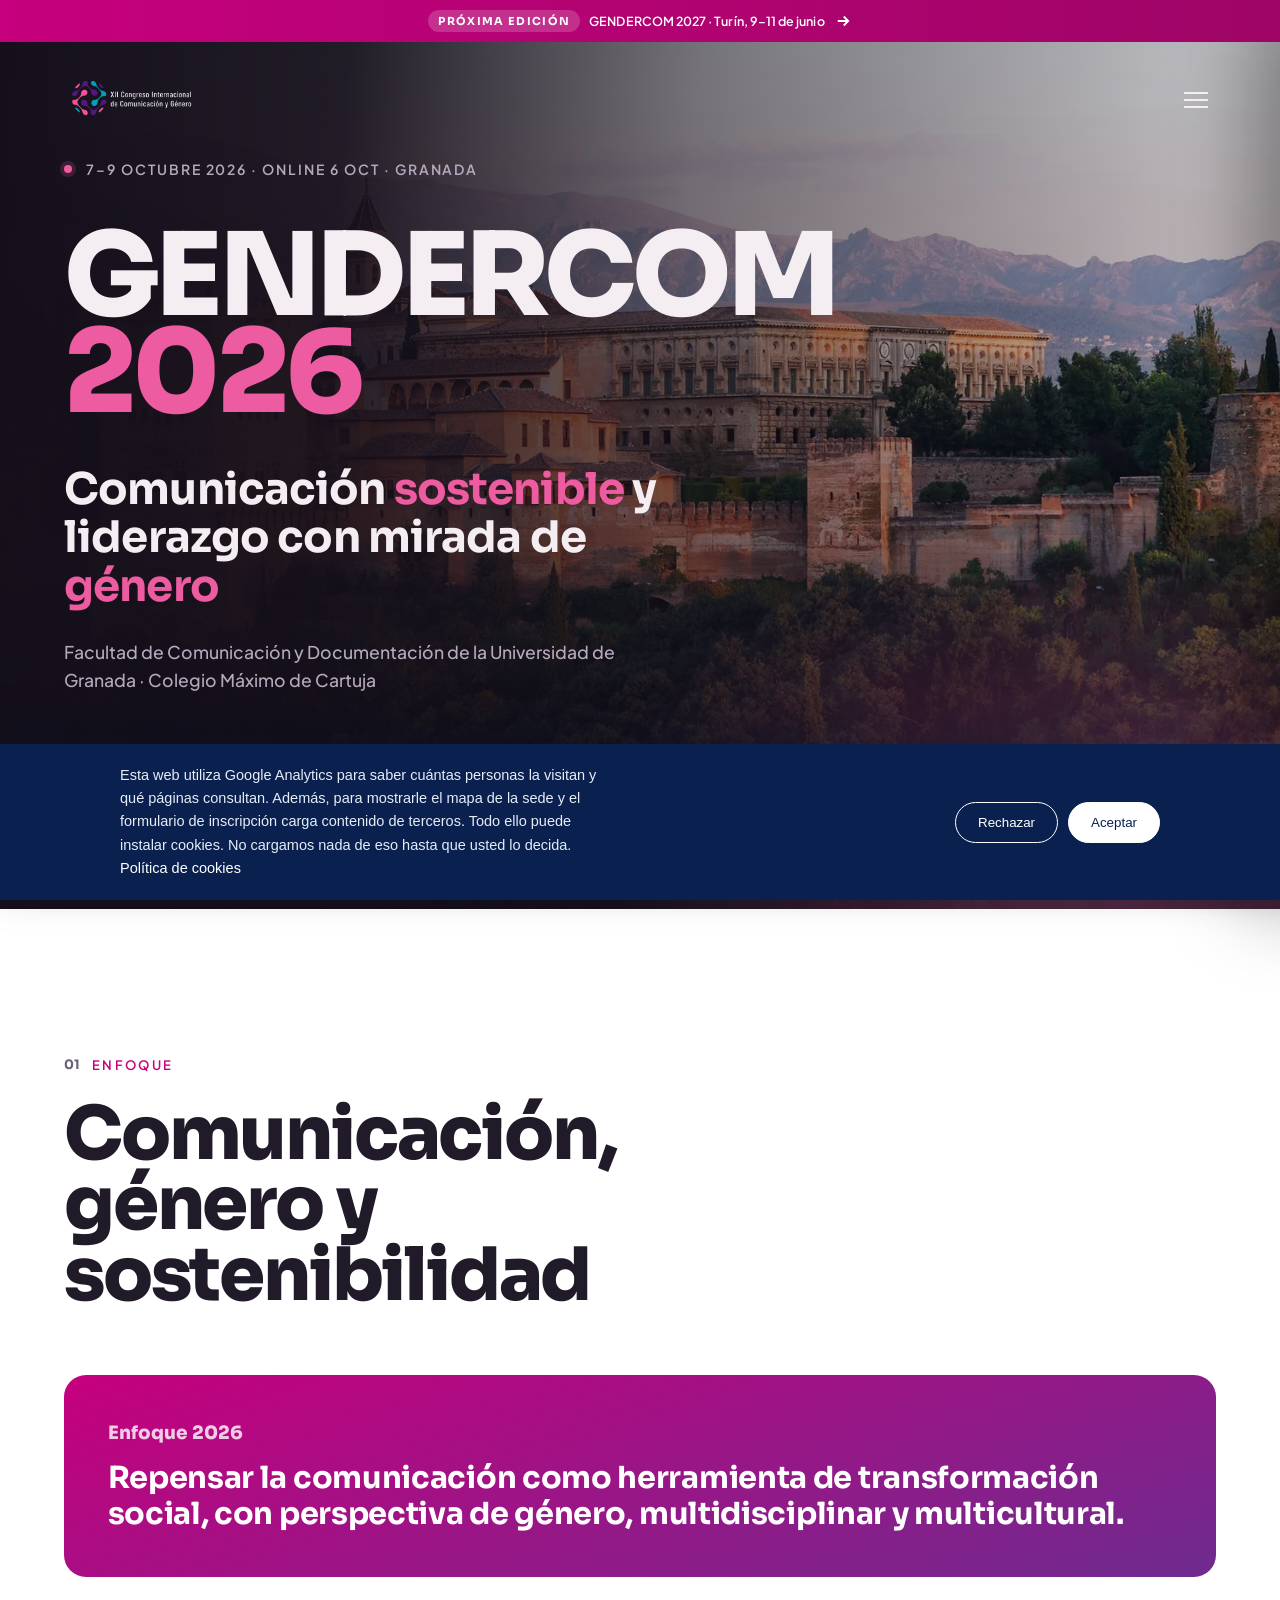
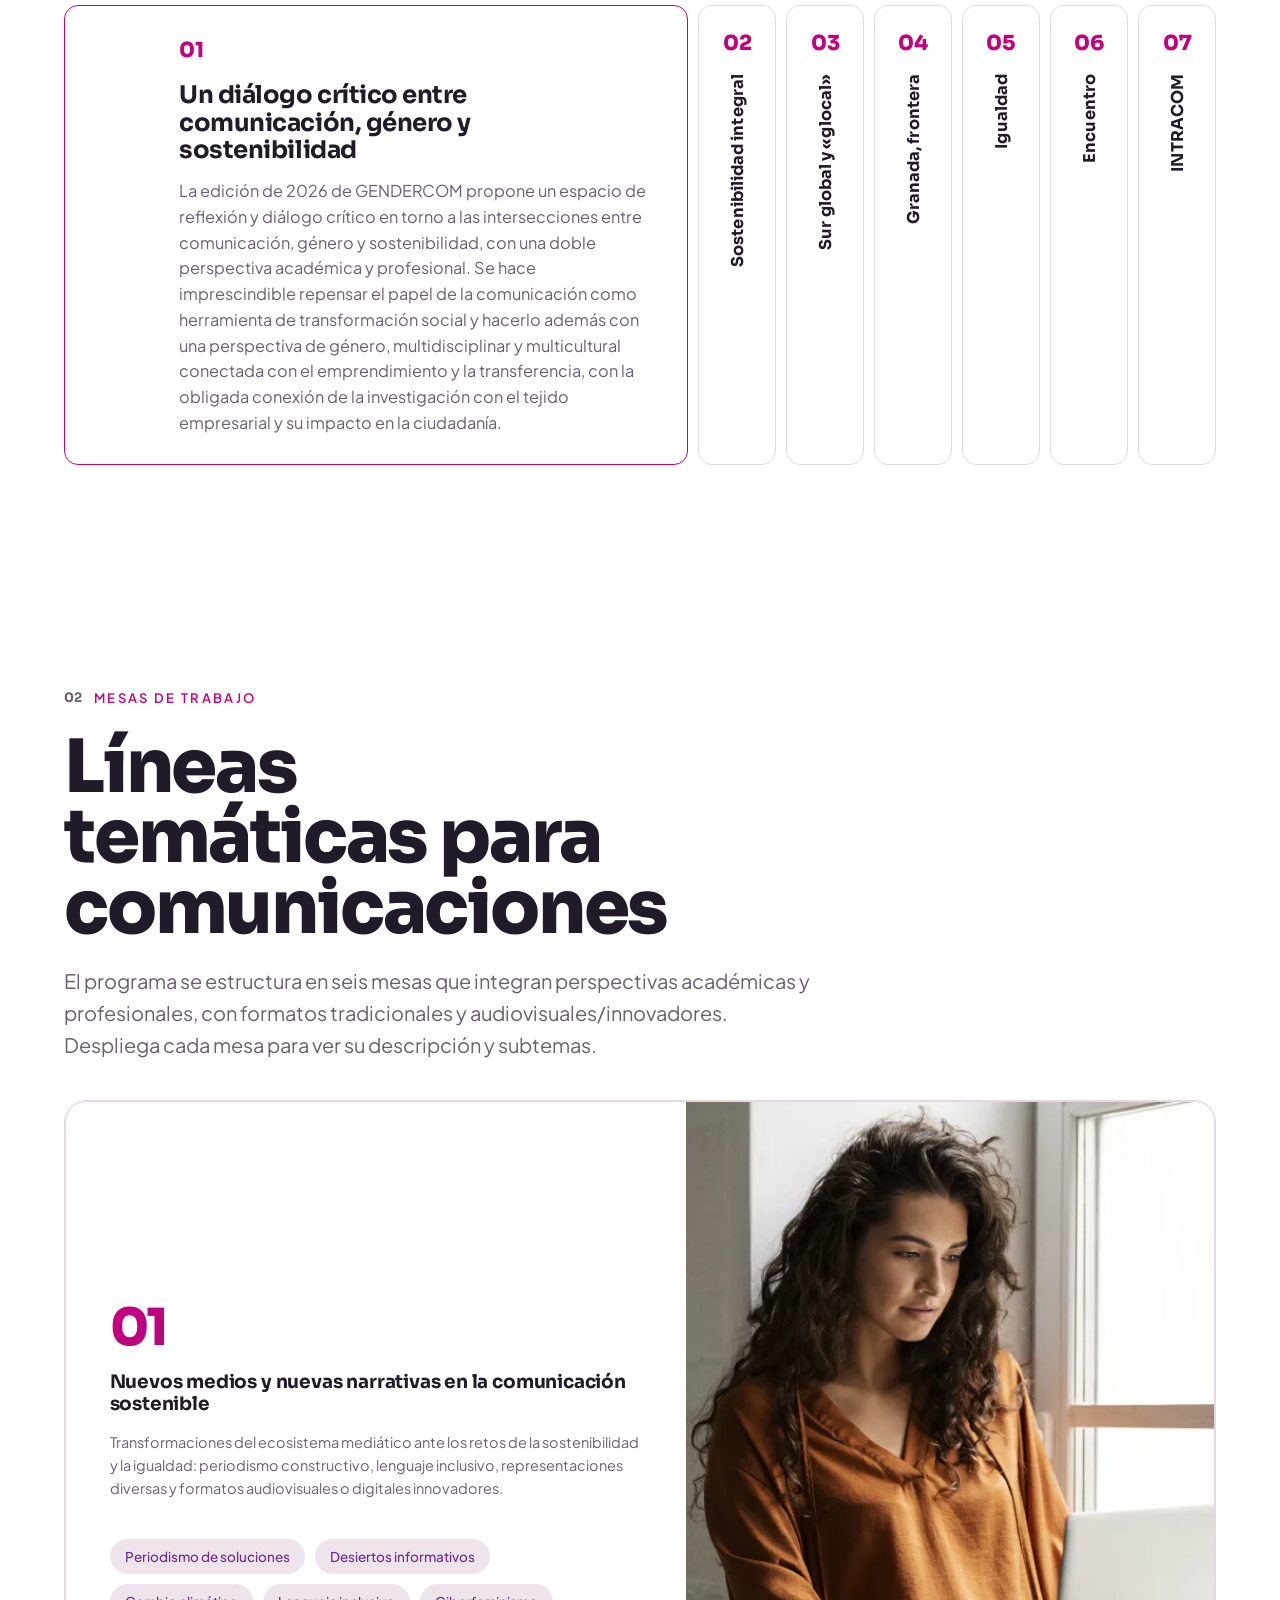
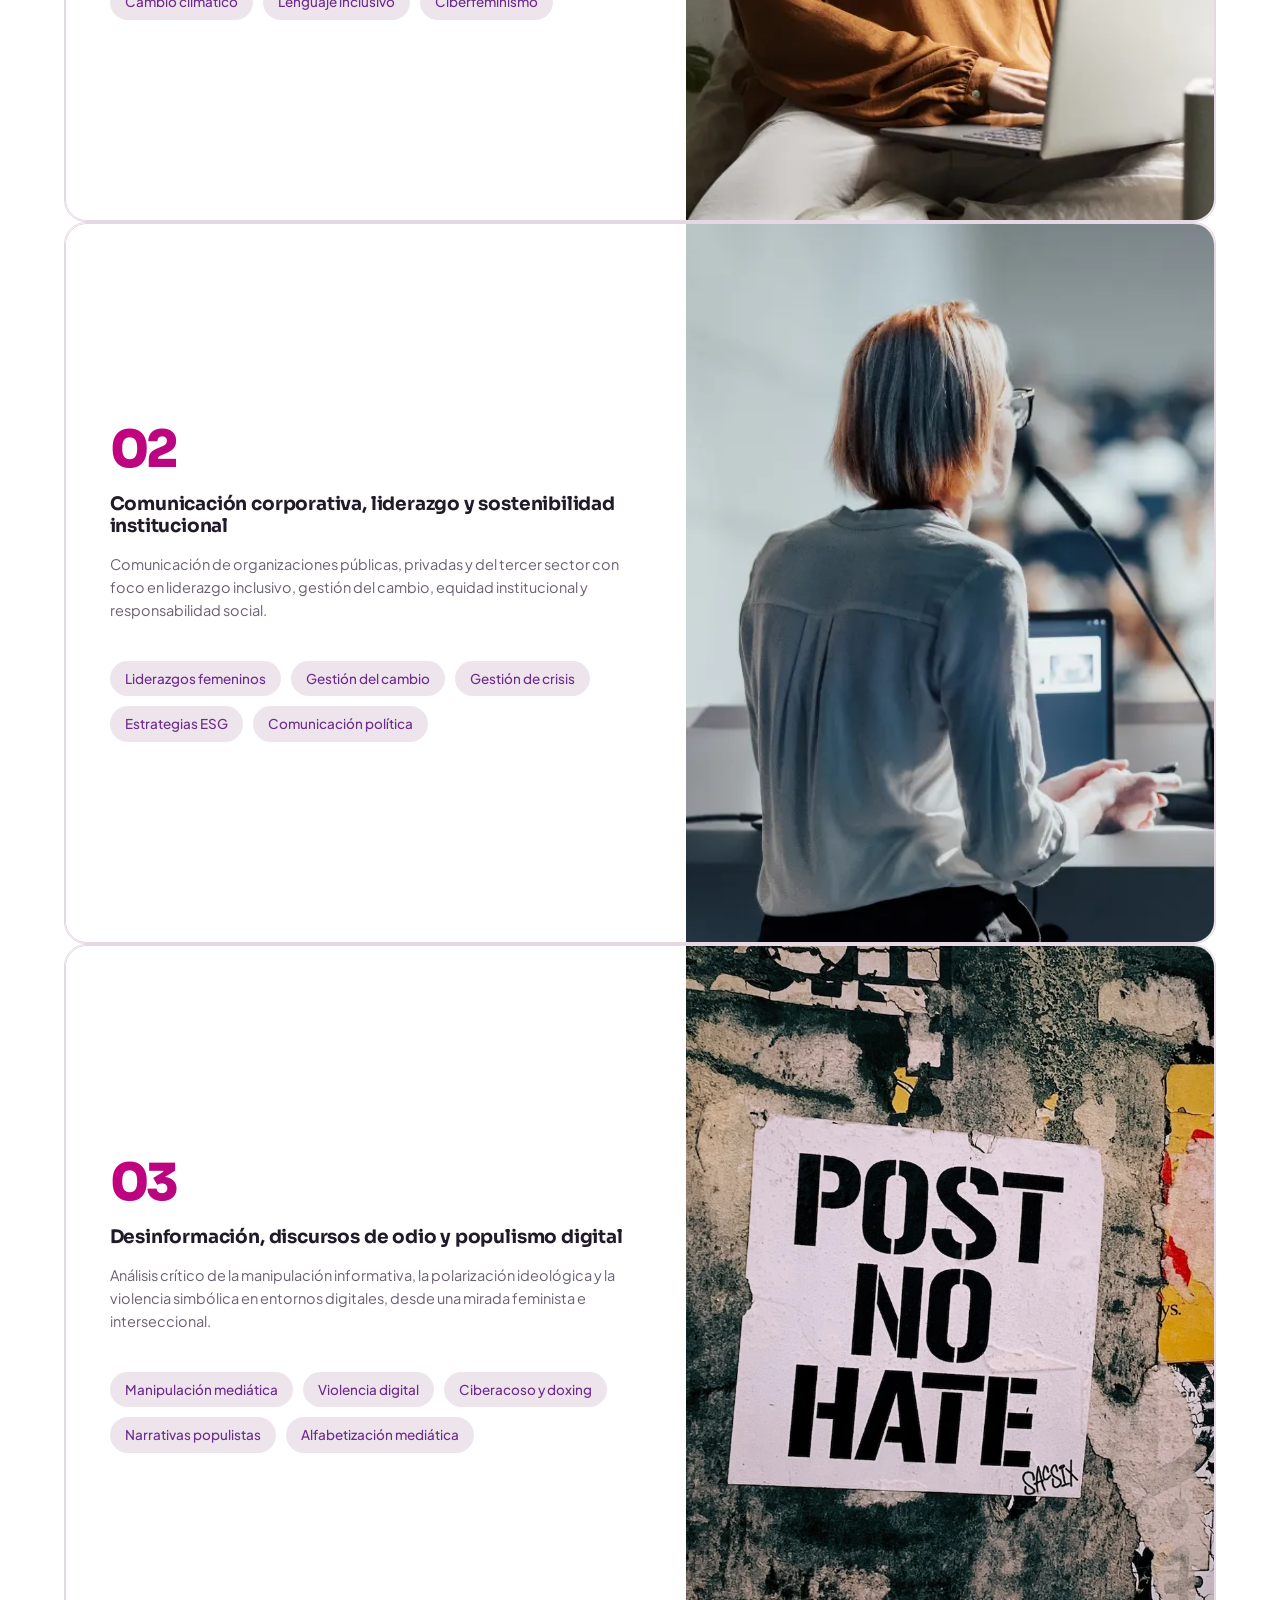
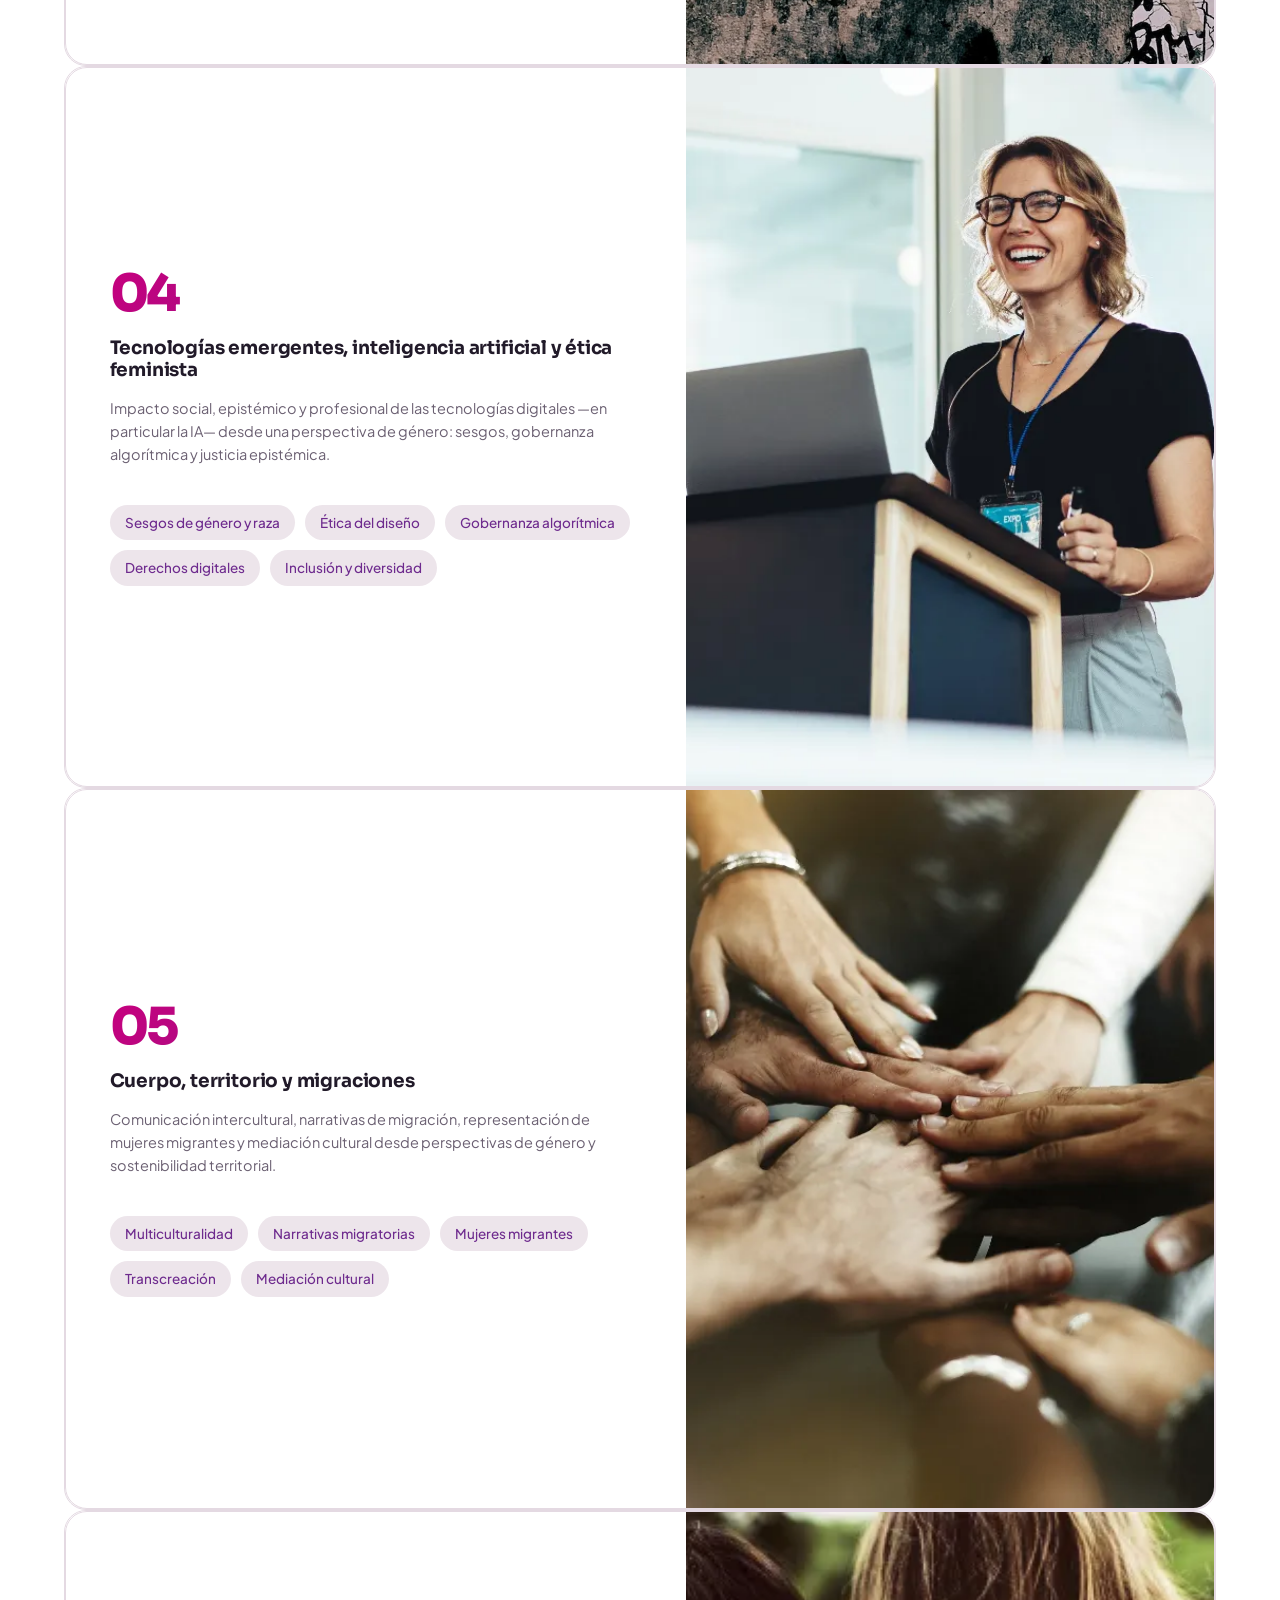
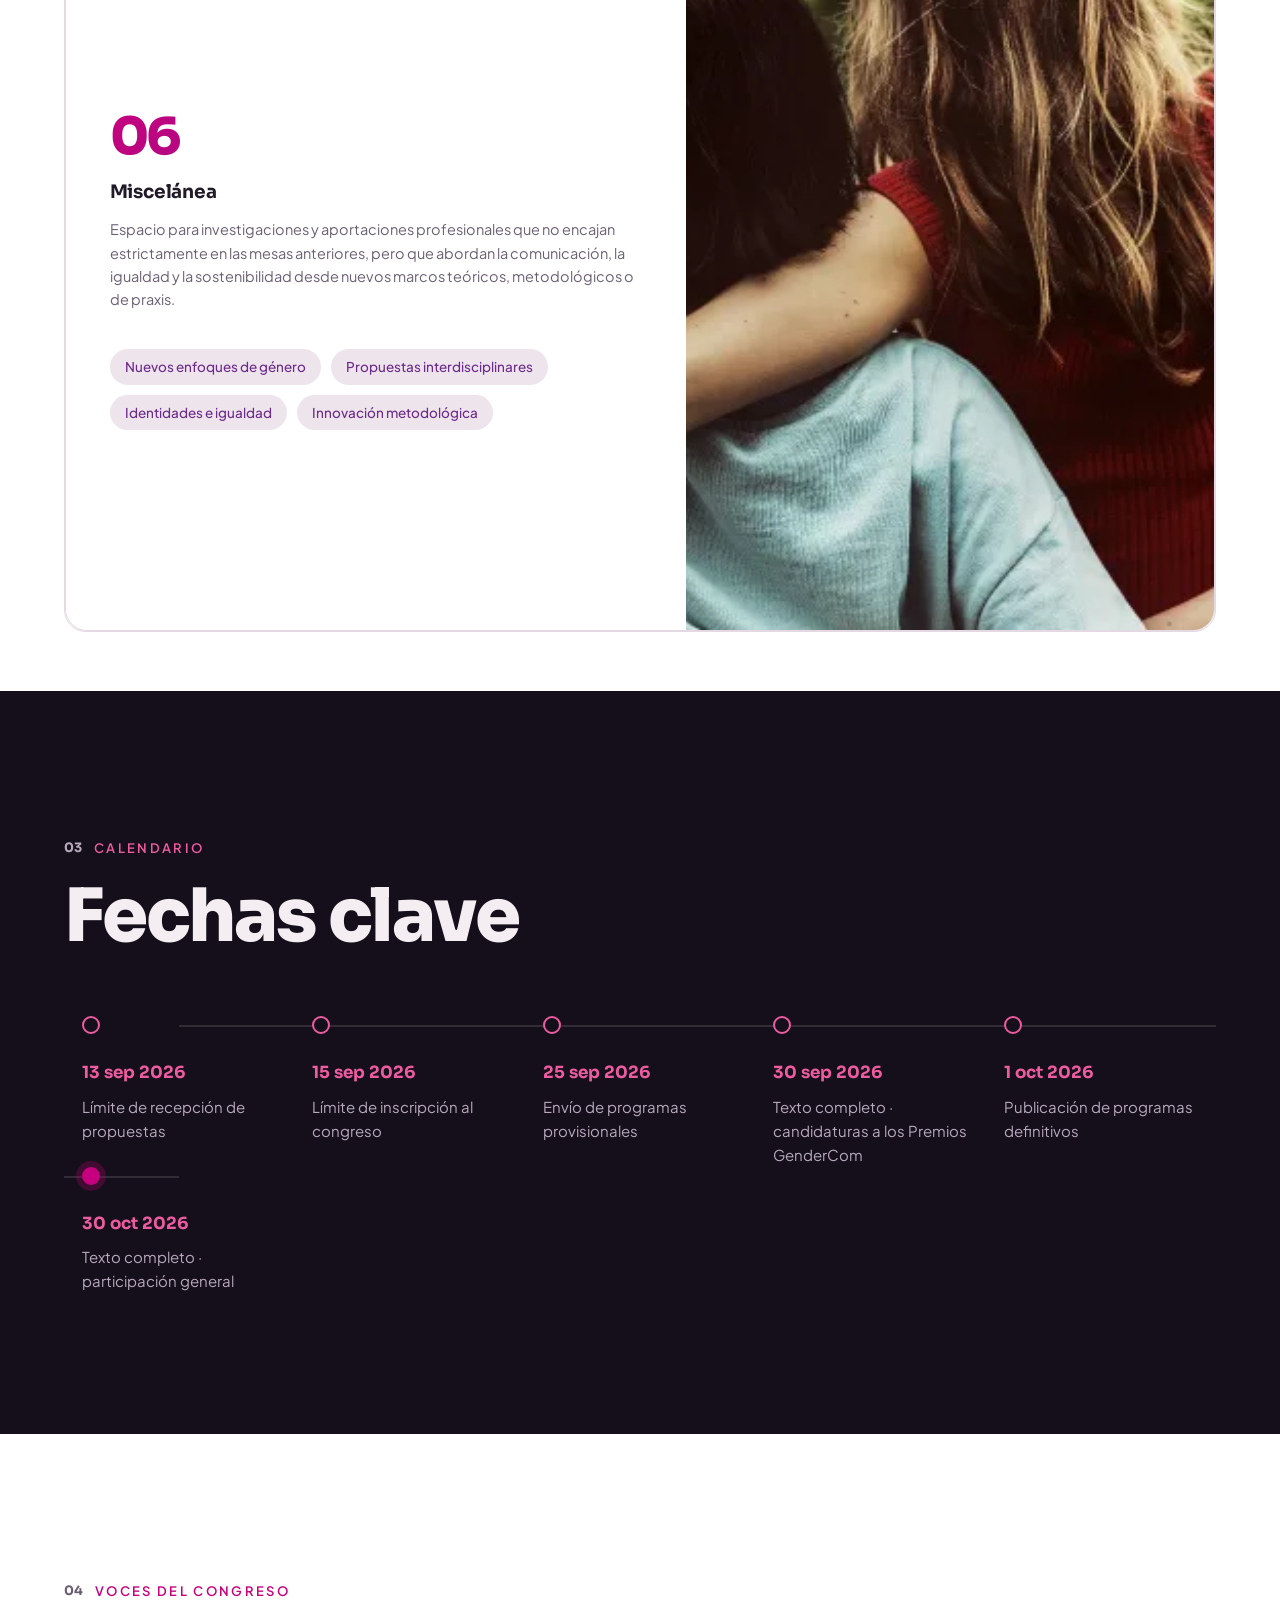
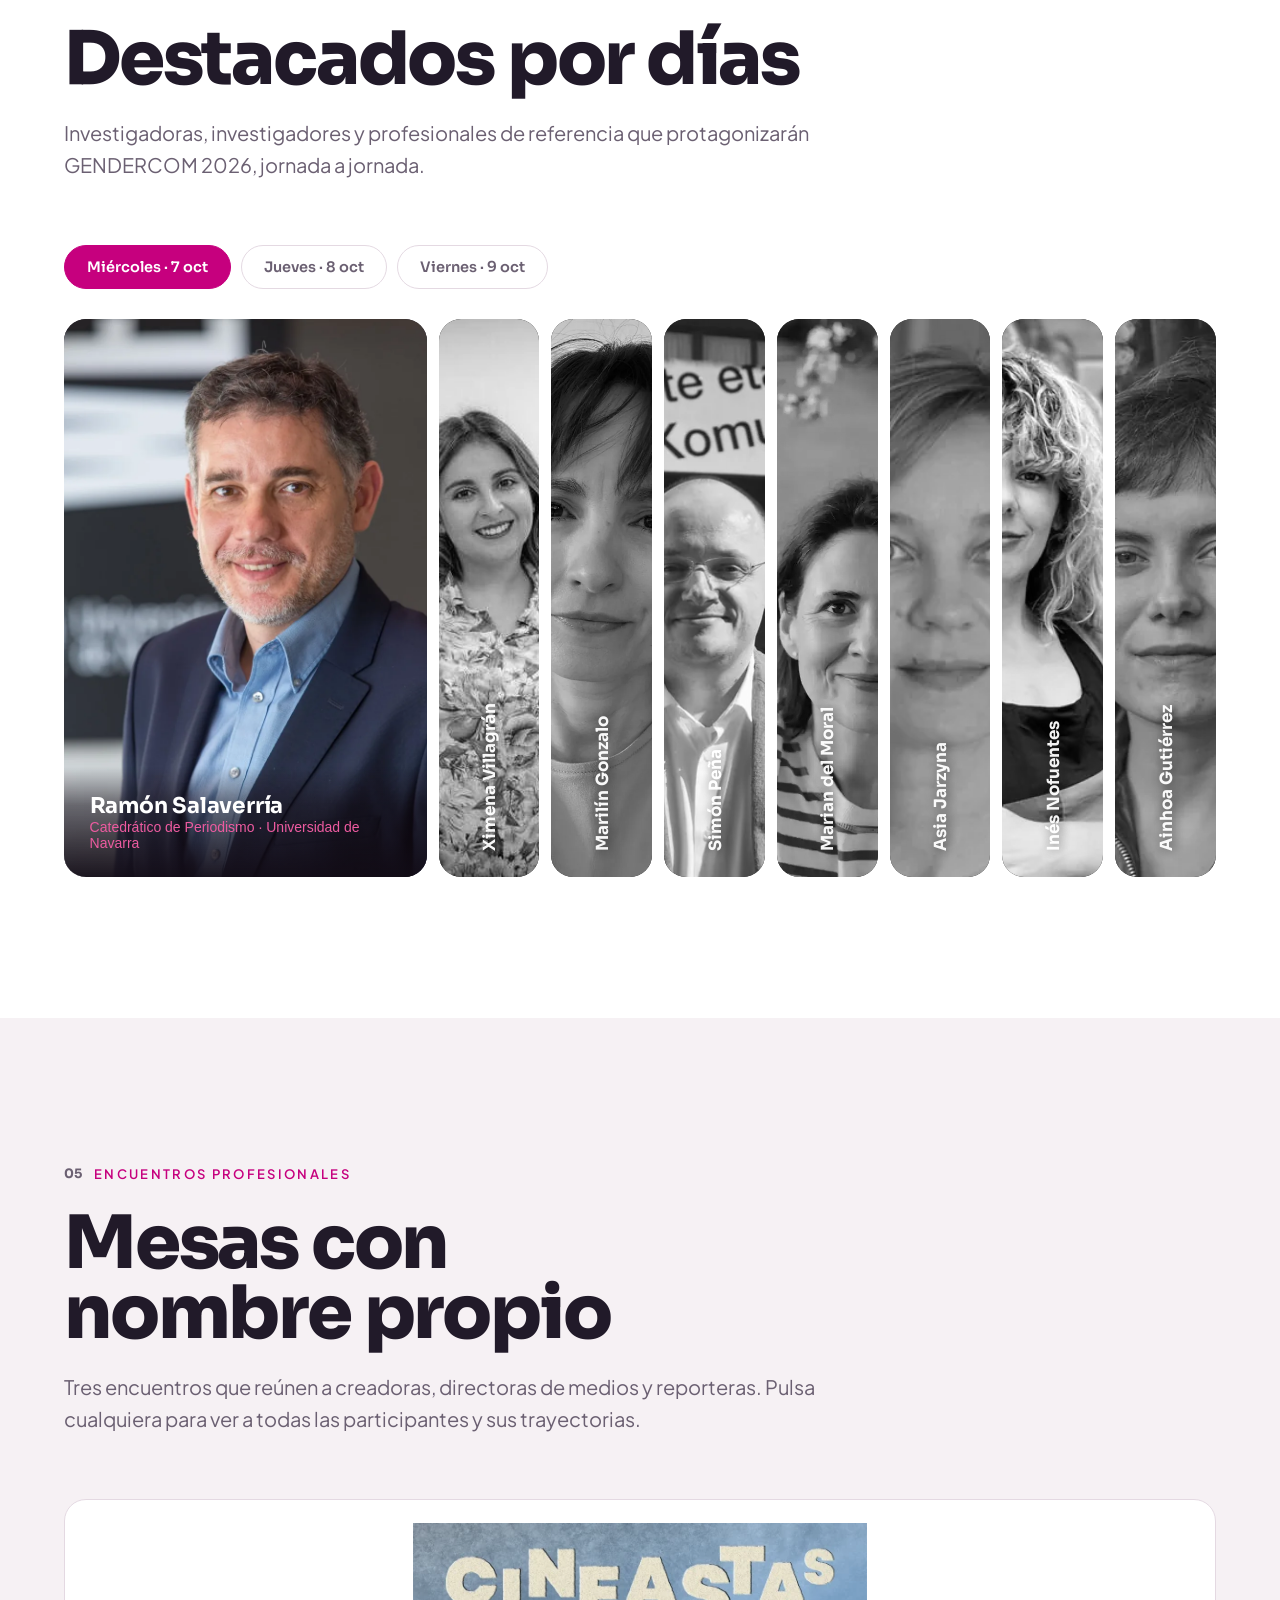
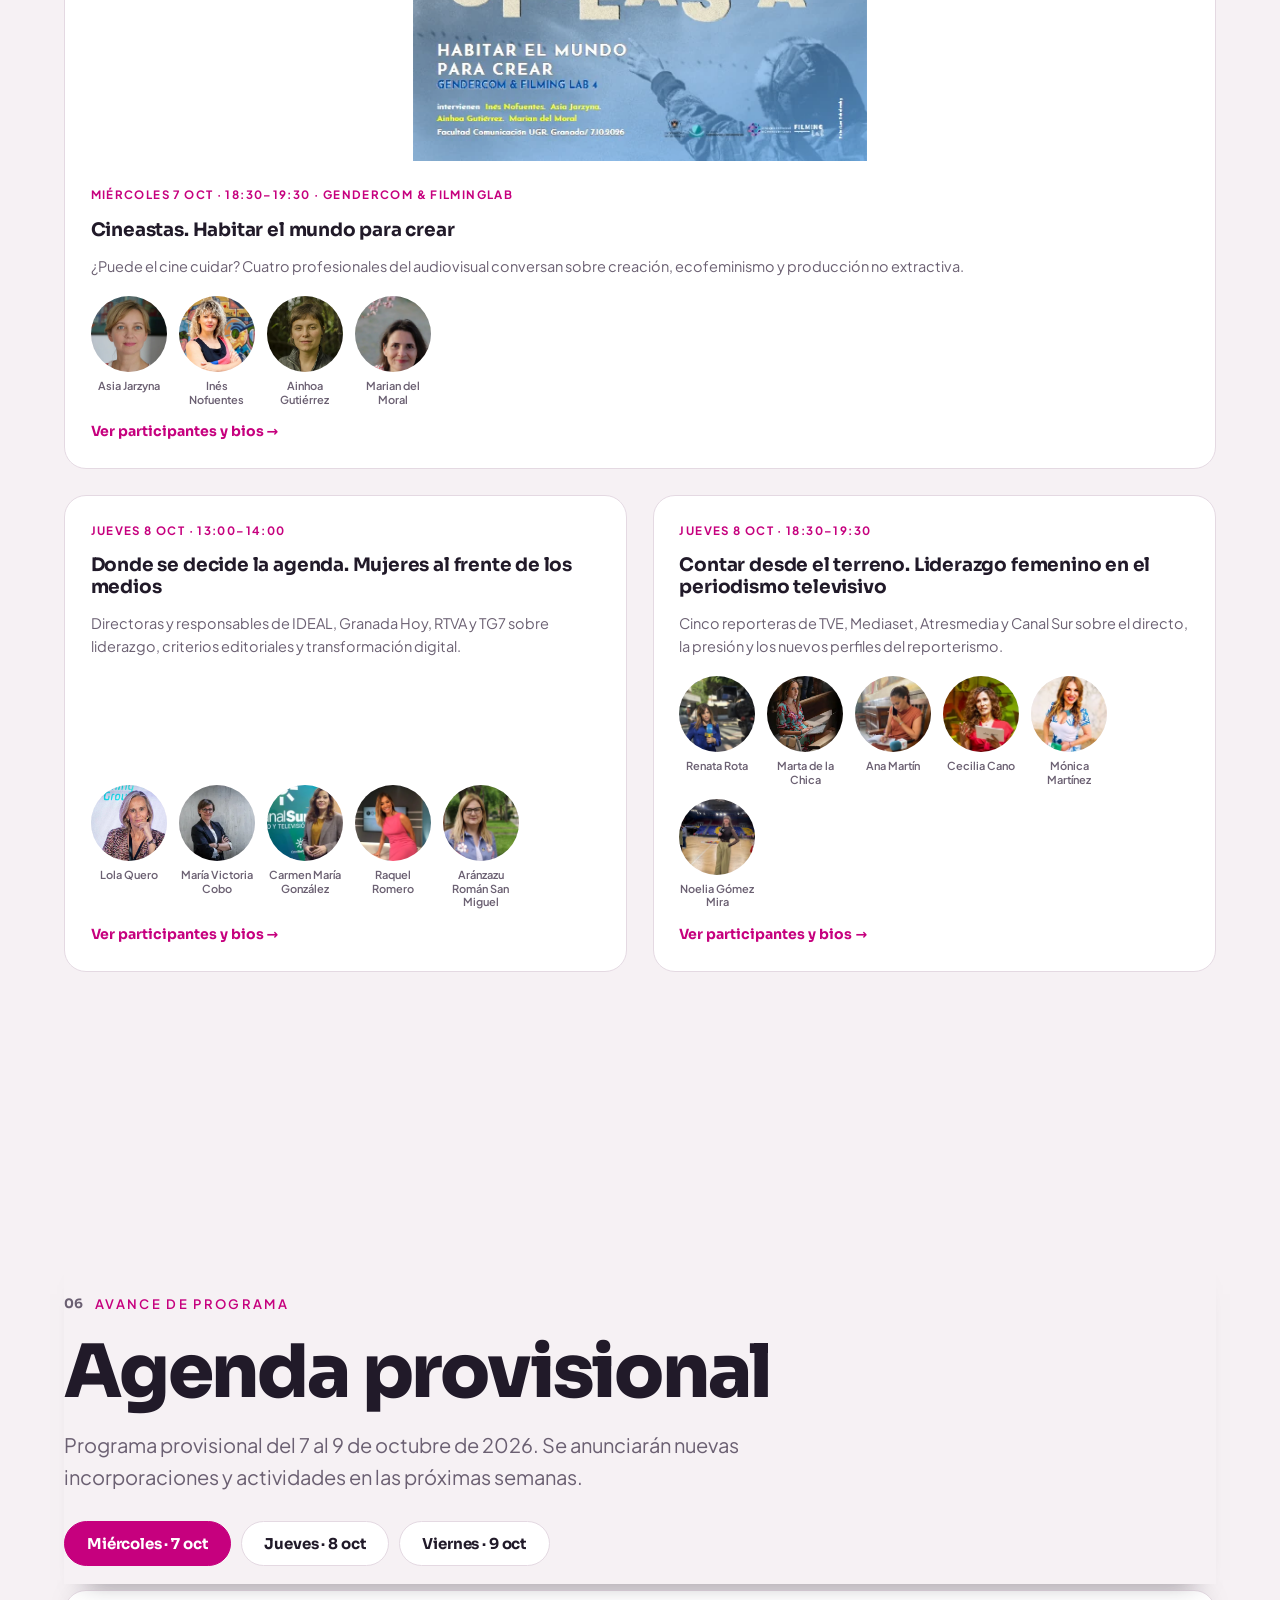
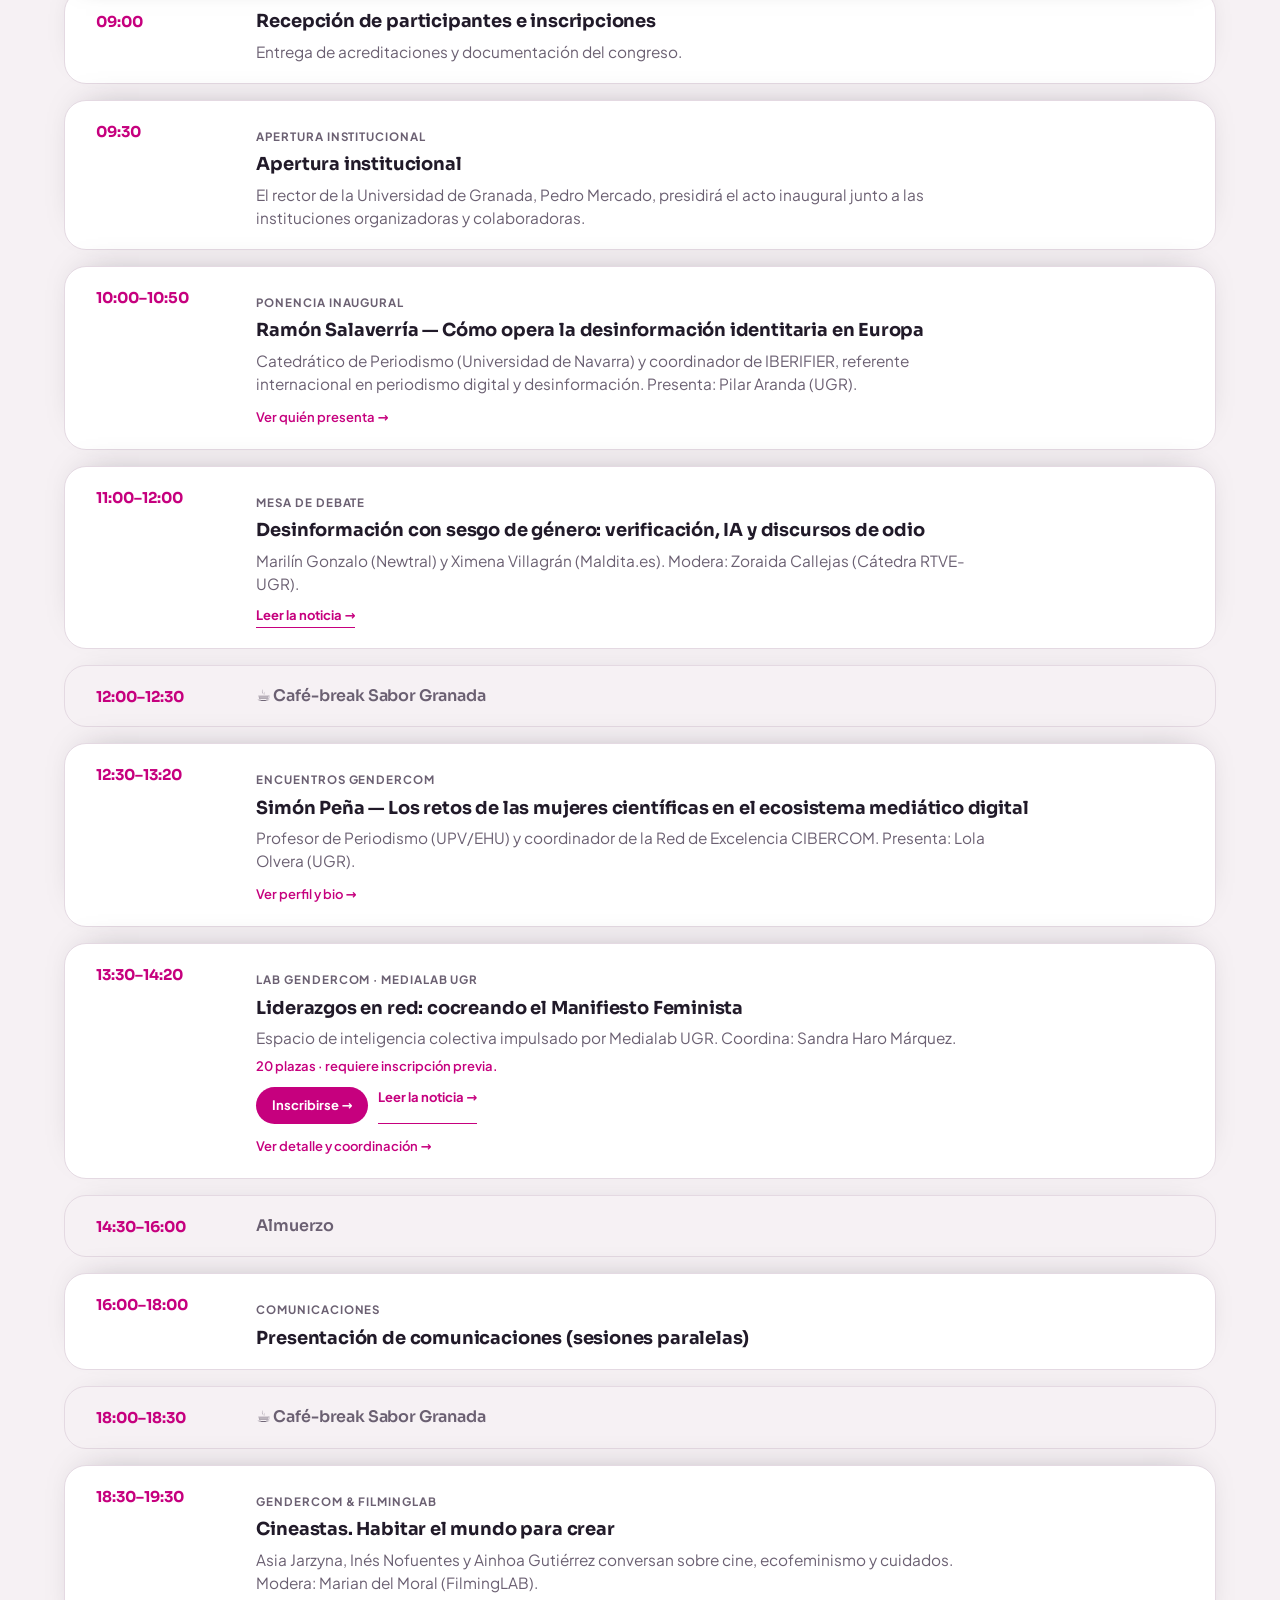
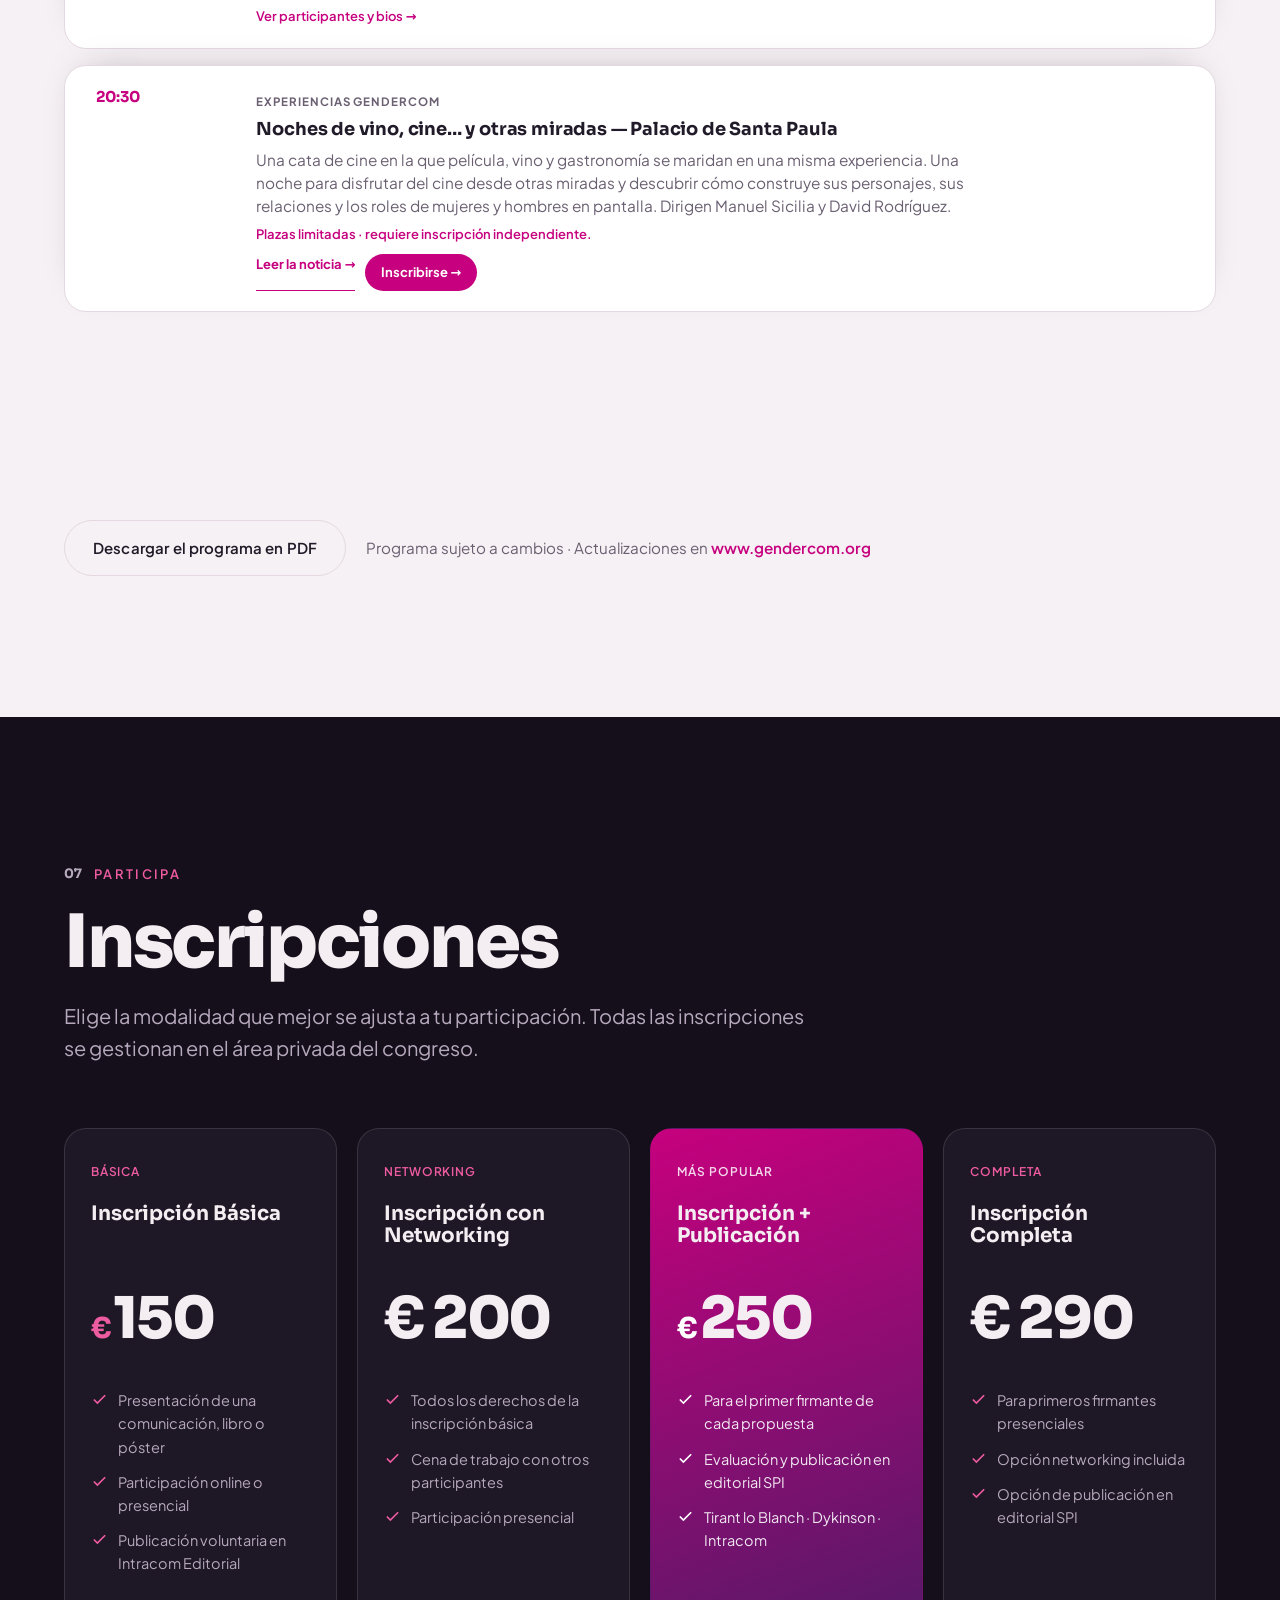
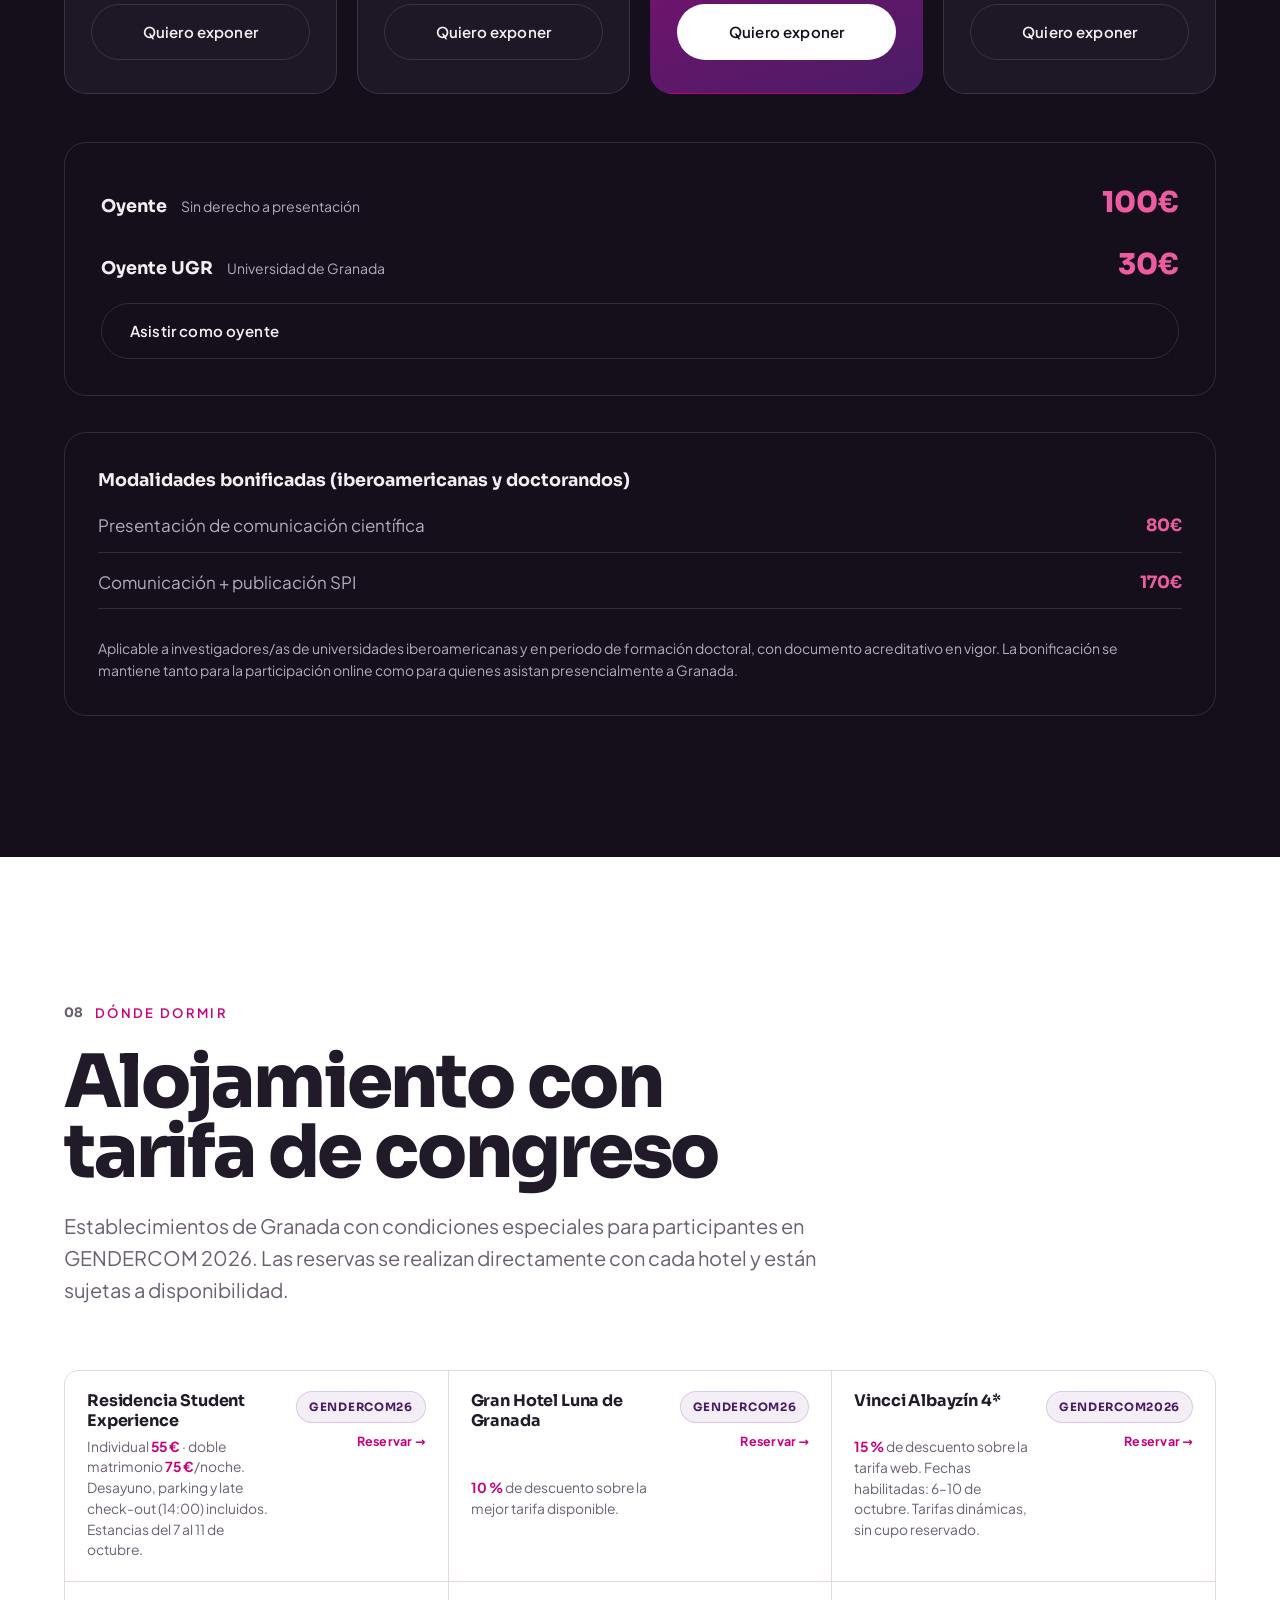
<file: 2026/index.html>
<!DOCTYPE html>
<html lang="es"><head>
<title>GENDERCOM 2026 · Congreso de Comunicación y Género · Granada</title>
<meta name="description" content="XII Congreso Internacional de Comunicación y Género. Comunicación sostenible y liderazgo con mirada de género. Universidad de Granada, 7–9 de octubre de 2026.">
<link rel="canonical" href="https://gendercom.org/2026/">
<meta name="robots" content="index, follow, max-image-preview:large, max-snippet:-1">
<meta property="og:type" content="website">
<meta property="og:site_name" content="GENDERCOM 2026">
<meta property="og:locale" content="es_ES">
<meta property="og:title" content="GENDERCOM 2026 · Congreso de Comunicación y Género · Granada">
<meta property="og:description" content="XII Congreso Internacional de Comunicación y Género. Comunicación sostenible y liderazgo con mirada de género. Universidad de Granada, 7–9 de octubre de 2026.">
<meta property="og:url" content="https://gendercom.org/2026/">
<meta property="og:image" content="https://gendercom.org/2026/og.png">
<meta property="og:image:width" content="1200">
<meta property="og:image:height" content="630">
<meta name="twitter:card" content="summary_large_image">
<link rel="icon" type="image/png" sizes="32x32" href="favicon-32.png">
<link rel="icon" type="image/png" sizes="512x512" href="favicon-512.png">
<link rel="apple-touch-icon" sizes="180x180" href="favicon-180.png">
<meta charset="UTF-8">
<meta name="viewport" content="width=device-width, initial-scale=1.0">
<link rel="preconnect" href="https://fonts.googleapis.com">
<link rel="preconnect" href="https://fonts.gstatic.com">
<style>/* cyrillic-ext */
@font-face {
  font-family: 'Plus Jakarta Sans';
  font-style: normal;
  font-weight: 400;
  font-display: swap;
  src: url("assets/b/47a13be1.woff2") format('woff2');
  unicode-range: U+0460-052F, U+1C80-1C8A, U+20B4, U+2DE0-2DFF, U+A640-A69F, U+FE2E-FE2F;
}
/* vietnamese */
@font-face {
  font-family: 'Plus Jakarta Sans';
  font-style: normal;
  font-weight: 400;
  font-display: swap;
  src: url("assets/b/d597b48f.woff2") format('woff2');
  unicode-range: U+0102-0103, U+0110-0111, U+0128-0129, U+0168-0169, U+01A0-01A1, U+01AF-01B0, U+0300-0301, U+0303-0304, U+0308-0309, U+0323, U+0329, U+1EA0-1EF9, U+20AB;
}
/* latin-ext */
@font-face {
  font-family: 'Plus Jakarta Sans';
  font-style: normal;
  font-weight: 400;
  font-display: swap;
  src: url("assets/b/a295bea7.woff2") format('woff2');
  unicode-range: U+0100-02BA, U+02BD-02C5, U+02C7-02CC, U+02CE-02D7, U+02DD-02FF, U+0304, U+0308, U+0329, U+1D00-1DBF, U+1E00-1E9F, U+1EF2-1EFF, U+2020, U+20A0-20AB, U+20AD-20C0, U+2113, U+2C60-2C7F, U+A720-A7FF;
}
/* latin */
@font-face {
  font-family: 'Plus Jakarta Sans';
  font-style: normal;
  font-weight: 400;
  font-display: swap;
  src: url("assets/b/80a45c73.woff2") format('woff2');
  unicode-range: U+0000-00FF, U+0131, U+0152-0153, U+02BB-02BC, U+02C6, U+02DA, U+02DC, U+0304, U+0308, U+0329, U+2000-206F, U+20AC, U+2122, U+2191, U+2193, U+2212, U+2215, U+FEFF, U+FFFD;
}
/* cyrillic-ext */
@font-face {
  font-family: 'Plus Jakarta Sans';
  font-style: normal;
  font-weight: 500;
  font-display: swap;
  src: url("assets/b/47a13be1.woff2") format('woff2');
  unicode-range: U+0460-052F, U+1C80-1C8A, U+20B4, U+2DE0-2DFF, U+A640-A69F, U+FE2E-FE2F;
}
/* vietnamese */
@font-face {
  font-family: 'Plus Jakarta Sans';
  font-style: normal;
  font-weight: 500;
  font-display: swap;
  src: url("assets/b/d597b48f.woff2") format('woff2');
  unicode-range: U+0102-0103, U+0110-0111, U+0128-0129, U+0168-0169, U+01A0-01A1, U+01AF-01B0, U+0300-0301, U+0303-0304, U+0308-0309, U+0323, U+0329, U+1EA0-1EF9, U+20AB;
}
/* latin-ext */
@font-face {
  font-family: 'Plus Jakarta Sans';
  font-style: normal;
  font-weight: 500;
  font-display: swap;
  src: url("assets/b/a295bea7.woff2") format('woff2');
  unicode-range: U+0100-02BA, U+02BD-02C5, U+02C7-02CC, U+02CE-02D7, U+02DD-02FF, U+0304, U+0308, U+0329, U+1D00-1DBF, U+1E00-1E9F, U+1EF2-1EFF, U+2020, U+20A0-20AB, U+20AD-20C0, U+2113, U+2C60-2C7F, U+A720-A7FF;
}
/* latin */
@font-face {
  font-family: 'Plus Jakarta Sans';
  font-style: normal;
  font-weight: 500;
  font-display: swap;
  src: url("assets/b/80a45c73.woff2") format('woff2');
  unicode-range: U+0000-00FF, U+0131, U+0152-0153, U+02BB-02BC, U+02C6, U+02DA, U+02DC, U+0304, U+0308, U+0329, U+2000-206F, U+20AC, U+2122, U+2191, U+2193, U+2212, U+2215, U+FEFF, U+FFFD;
}
/* cyrillic-ext */
@font-face {
  font-family: 'Plus Jakarta Sans';
  font-style: normal;
  font-weight: 600;
  font-display: swap;
  src: url("assets/b/47a13be1.woff2") format('woff2');
  unicode-range: U+0460-052F, U+1C80-1C8A, U+20B4, U+2DE0-2DFF, U+A640-A69F, U+FE2E-FE2F;
}
/* vietnamese */
@font-face {
  font-family: 'Plus Jakarta Sans';
  font-style: normal;
  font-weight: 600;
  font-display: swap;
  src: url("assets/b/d597b48f.woff2") format('woff2');
  unicode-range: U+0102-0103, U+0110-0111, U+0128-0129, U+0168-0169, U+01A0-01A1, U+01AF-01B0, U+0300-0301, U+0303-0304, U+0308-0309, U+0323, U+0329, U+1EA0-1EF9, U+20AB;
}
/* latin-ext */
@font-face {
  font-family: 'Plus Jakarta Sans';
  font-style: normal;
  font-weight: 600;
  font-display: swap;
  src: url("assets/b/a295bea7.woff2") format('woff2');
  unicode-range: U+0100-02BA, U+02BD-02C5, U+02C7-02CC, U+02CE-02D7, U+02DD-02FF, U+0304, U+0308, U+0329, U+1D00-1DBF, U+1E00-1E9F, U+1EF2-1EFF, U+2020, U+20A0-20AB, U+20AD-20C0, U+2113, U+2C60-2C7F, U+A720-A7FF;
}
/* latin */
@font-face {
  font-family: 'Plus Jakarta Sans';
  font-style: normal;
  font-weight: 600;
  font-display: swap;
  src: url("assets/b/80a45c73.woff2") format('woff2');
  unicode-range: U+0000-00FF, U+0131, U+0152-0153, U+02BB-02BC, U+02C6, U+02DA, U+02DC, U+0304, U+0308, U+0329, U+2000-206F, U+20AC, U+2122, U+2191, U+2193, U+2212, U+2215, U+FEFF, U+FFFD;
}
/* cyrillic-ext */
@font-face {
  font-family: 'Plus Jakarta Sans';
  font-style: normal;
  font-weight: 700;
  font-display: swap;
  src: url("assets/b/47a13be1.woff2") format('woff2');
  unicode-range: U+0460-052F, U+1C80-1C8A, U+20B4, U+2DE0-2DFF, U+A640-A69F, U+FE2E-FE2F;
}
/* vietnamese */
@font-face {
  font-family: 'Plus Jakarta Sans';
  font-style: normal;
  font-weight: 700;
  font-display: swap;
  src: url("assets/b/d597b48f.woff2") format('woff2');
  unicode-range: U+0102-0103, U+0110-0111, U+0128-0129, U+0168-0169, U+01A0-01A1, U+01AF-01B0, U+0300-0301, U+0303-0304, U+0308-0309, U+0323, U+0329, U+1EA0-1EF9, U+20AB;
}
/* latin-ext */
@font-face {
  font-family: 'Plus Jakarta Sans';
  font-style: normal;
  font-weight: 700;
  font-display: swap;
  src: url("assets/b/a295bea7.woff2") format('woff2');
  unicode-range: U+0100-02BA, U+02BD-02C5, U+02C7-02CC, U+02CE-02D7, U+02DD-02FF, U+0304, U+0308, U+0329, U+1D00-1DBF, U+1E00-1E9F, U+1EF2-1EFF, U+2020, U+20A0-20AB, U+20AD-20C0, U+2113, U+2C60-2C7F, U+A720-A7FF;
}
/* latin */
@font-face {
  font-family: 'Plus Jakarta Sans';
  font-style: normal;
  font-weight: 700;
  font-display: swap;
  src: url("assets/b/80a45c73.woff2") format('woff2');
  unicode-range: U+0000-00FF, U+0131, U+0152-0153, U+02BB-02BC, U+02C6, U+02DA, U+02DC, U+0304, U+0308, U+0329, U+2000-206F, U+20AC, U+2122, U+2191, U+2193, U+2212, U+2215, U+FEFF, U+FFFD;
}
/* latin-ext */
@font-face {
  font-family: 'Sora';
  font-style: normal;
  font-weight: 500;
  font-display: swap;
  src: url("assets/b/bac84200.woff2") format('woff2');
  unicode-range: U+0100-02BA, U+02BD-02C5, U+02C7-02CC, U+02CE-02D7, U+02DD-02FF, U+0304, U+0308, U+0329, U+1D00-1DBF, U+1E00-1E9F, U+1EF2-1EFF, U+2020, U+20A0-20AB, U+20AD-20C0, U+2113, U+2C60-2C7F, U+A720-A7FF;
}
/* latin */
@font-face {
  font-family: 'Sora';
  font-style: normal;
  font-weight: 500;
  font-display: swap;
  src: url("assets/b/6f358bd4.woff2") format('woff2');
  unicode-range: U+0000-00FF, U+0131, U+0152-0153, U+02BB-02BC, U+02C6, U+02DA, U+02DC, U+0304, U+0308, U+0329, U+2000-206F, U+20AC, U+2122, U+2191, U+2193, U+2212, U+2215, U+FEFF, U+FFFD;
}
/* latin-ext */
@font-face {
  font-family: 'Sora';
  font-style: normal;
  font-weight: 600;
  font-display: swap;
  src: url("assets/b/bac84200.woff2") format('woff2');
  unicode-range: U+0100-02BA, U+02BD-02C5, U+02C7-02CC, U+02CE-02D7, U+02DD-02FF, U+0304, U+0308, U+0329, U+1D00-1DBF, U+1E00-1E9F, U+1EF2-1EFF, U+2020, U+20A0-20AB, U+20AD-20C0, U+2113, U+2C60-2C7F, U+A720-A7FF;
}
/* latin */
@font-face {
  font-family: 'Sora';
  font-style: normal;
  font-weight: 600;
  font-display: swap;
  src: url("assets/b/6f358bd4.woff2") format('woff2');
  unicode-range: U+0000-00FF, U+0131, U+0152-0153, U+02BB-02BC, U+02C6, U+02DA, U+02DC, U+0304, U+0308, U+0329, U+2000-206F, U+20AC, U+2122, U+2191, U+2193, U+2212, U+2215, U+FEFF, U+FFFD;
}
/* latin-ext */
@font-face {
  font-family: 'Sora';
  font-style: normal;
  font-weight: 700;
  font-display: swap;
  src: url("assets/b/bac84200.woff2") format('woff2');
  unicode-range: U+0100-02BA, U+02BD-02C5, U+02C7-02CC, U+02CE-02D7, U+02DD-02FF, U+0304, U+0308, U+0329, U+1D00-1DBF, U+1E00-1E9F, U+1EF2-1EFF, U+2020, U+20A0-20AB, U+20AD-20C0, U+2113, U+2C60-2C7F, U+A720-A7FF;
}
/* latin */
@font-face {
  font-family: 'Sora';
  font-style: normal;
  font-weight: 700;
  font-display: swap;
  src: url("assets/b/6f358bd4.woff2") format('woff2');
  unicode-range: U+0000-00FF, U+0131, U+0152-0153, U+02BB-02BC, U+02C6, U+02DA, U+02DC, U+0304, U+0308, U+0329, U+2000-206F, U+20AC, U+2122, U+2191, U+2193, U+2212, U+2215, U+FEFF, U+FFFD;
}
/* latin-ext */
@font-face {
  font-family: 'Sora';
  font-style: normal;
  font-weight: 800;
  font-display: swap;
  src: url("assets/b/bac84200.woff2") format('woff2');
  unicode-range: U+0100-02BA, U+02BD-02C5, U+02C7-02CC, U+02CE-02D7, U+02DD-02FF, U+0304, U+0308, U+0329, U+1D00-1DBF, U+1E00-1E9F, U+1EF2-1EFF, U+2020, U+20A0-20AB, U+20AD-20C0, U+2113, U+2C60-2C7F, U+A720-A7FF;
}
/* latin */
@font-face {
  font-family: 'Sora';
  font-style: normal;
  font-weight: 800;
  font-display: swap;
  src: url("assets/b/6f358bd4.woff2") format('woff2');
  unicode-range: U+0000-00FF, U+0131, U+0152-0153, U+02BB-02BC, U+02C6, U+02DA, U+02DC, U+0304, U+0308, U+0329, U+2000-206F, U+20AC, U+2122, U+2191, U+2193, U+2212, U+2215, U+FEFF, U+FFFD;
}
</style>
<style>/* ============================================================
   GENDERCOM 2026 — Sistema de diseño
   Paleta extraída del logo: magenta · rosa · púrpura · turquesa
   Display: Syne  ·  Texto: Plus Jakarta Sans
   ============================================================ */

:root {
  /* Marca */
  --magenta: #C6007E;
  --magenta-deep: #9E0566;
  --pink: #ED5BA0;
  --purple: #6E2B8E;
  --purple-deep: #4A1C66;
  --teal: #1CA0AE;

  /* Neutros */
  --ink: #140F1A;
  --ink-2: #1E1726;
  --ink-soft: #2A2233;
  --paper: #FFFFFF;
  --mist: #F6F1F4;
  --mist-2: #EDE5EB;
  --line: #E4D9E2;
  --line-dark: rgba(255,255,255,.12);

  --text: #211A29;
  --text-soft: #6B6072;
  --text-ondark: #F4EEF2;
  --text-ondark-soft: #B7A9Bd;

  /* Tipografía */
  --display: 'Sora', system-ui, sans-serif;
  --body: 'Plus Jakarta Sans', system-ui, sans-serif;

  /* Métrica */
  --container: 1280px;
  --gutter: clamp(20px, 5vw, 64px);
  --section-y: clamp(80px, 11vw, 168px);
  --radius: 22px;
  --radius-sm: 14px;
  --topbar-h: 48px;

  --ease: cubic-bezier(.22, 1, .36, 1);
}

* { margin: 0; padding: 0; box-sizing: border-box; }

html { scroll-behavior: smooth; scroll-padding-top: 92px; }

body {
  font-family: var(--body);
  background: var(--paper);
  color: var(--text);
  font-size: 17px;
  line-height: 1.6;
  -webkit-font-smoothing: antialiased;
  text-rendering: optimizeLegibility;
  overflow-x: hidden;
}

img { display: block; max-width: 100%; }
a { color: inherit; text-decoration: none; }

.container {
  width: 100%;
  max-width: var(--container);
  margin: 0 auto;
  padding-inline: var(--gutter);
}

/* ---------- Tipografía utilitaria ---------- */
.display {
  font-family: var(--display);
  font-weight: 800;
  line-height: .92;
  letter-spacing: -0.03em;
  text-wrap: balance;
}
.eyebrow {
  display: inline-flex;
  align-items: center;
  gap: 12px;
  font-family: var(--body);
  font-weight: 600;
  font-size: 13px;
  letter-spacing: .18em;
  text-transform: uppercase;
  color: var(--magenta);
}
.eyebrow::before {
  content: attr(data-index);
  font-family: var(--display);
  font-weight: 700;
  letter-spacing: 0;
  color: var(--text-soft);
}
.eyebrow.on-dark { color: var(--pink); }
.eyebrow.on-dark::before { color: var(--text-ondark-soft); }

.section-head {
  max-width: 760px;
  margin-bottom: clamp(40px, 5vw, 72px);
}
.section-head h2 {
  font-family: var(--display);
  font-weight: 800;
  font-size: clamp(2.4rem, 6vw, 4.6rem);
  line-height: .96;
  letter-spacing: -0.03em;
  margin-top: 22px;
  text-wrap: balance;
}
.section-head p {
  margin-top: 22px;
  font-size: clamp(1.05rem, 1.6vw, 1.25rem);
  color: var(--text-soft);
  max-width: 56ch;
}
.section.dark .section-head p { color: var(--text-ondark-soft); }

/* ---------- Botones ---------- */
.btn {
  display: inline-flex;
  align-items: center;
  gap: 10px;
  font-family: var(--body);
  font-weight: 600;
  font-size: 15px;
  letter-spacing: .01em;
  padding: 15px 28px;
  border-radius: 100px;
  border: 1.5px solid transparent;
  cursor: pointer;
  transition: transform .35s var(--ease), background .3s var(--ease), color .3s var(--ease), border-color .3s var(--ease);
  white-space: nowrap;
}
.btn svg { width: 18px; height: 18px; transition: transform .35s var(--ease); }
.btn:hover svg { transform: translateX(4px); }
.btn-primary { background: var(--magenta); color: #fff; }
.btn-primary:hover { background: var(--magenta-deep); transform: translateY(-2px); }
.btn-ghost { border-color: var(--line); color: var(--text); background: transparent; }
.btn-ghost:hover { border-color: var(--magenta); color: var(--magenta); }
.btn-ghost.on-dark { border-color: var(--line-dark); color: var(--text-ondark); }
.btn-ghost.on-dark:hover { border-color: var(--pink); color: var(--pink); }
.btn-light { background: #fff; color: var(--ink); }
.btn-light:hover { transform: translateY(-2px); background: var(--mist); }

/* ============================================================
   NAV
   ============================================================ */
.nav {
  position: fixed;
  top: var(--topbar-h, 46px); left: 0; right: 0;
  z-index: 100;
  transition: background .4s var(--ease), box-shadow .4s var(--ease), padding .4s var(--ease), top .4s var(--ease);
  padding: 22px 0;
}
.nav.scrolled {
  top: 0;
  background: rgba(255,255,255,.82);
  backdrop-filter: blur(18px) saturate(1.4);
  -webkit-backdrop-filter: blur(18px) saturate(1.4);
  box-shadow: 0 1px 0 var(--line);
  padding: 14px 0;
}

/* ---------- Barra superior: avance de programa ---------- */
.topbar {
  position: fixed; top: 0; left: 0; right: 0;
  z-index: 101;
  background: linear-gradient(90deg, var(--magenta) 0%, var(--magenta-deep) 100%);
  transform: translateY(0);
  transition: transform .4s var(--ease);
}
.topbar.hidden { transform: translateY(-100%); }
.topbar a {
  display: flex; align-items: center; justify-content: center; gap: 12px;
  padding: 11px 20px;
  color: #fff; font-weight: 600; font-size: 14px; letter-spacing: .005em;
  text-align: center;
}
.topbar a:hover { color: #fff; }
.topbar .tb-badge {
  font-family: var(--display); font-weight: 700; font-size: 11px;
  letter-spacing: .12em; text-transform: uppercase;
  background: rgba(255,255,255,.18); color: #fff;
  padding: 4px 10px; border-radius: 100px; white-space: nowrap;
}
.topbar .tb-arrow { transition: transform .3s var(--ease); flex: 0 0 auto; }
.topbar a:hover .tb-arrow { transform: translateX(4px); }
.nav .container { max-width: none; }
.nav-inner {
  display: flex;
  align-items: center;
  justify-content: space-between;
  gap: 16px;
}
.nav-logo { display: flex; align-items: center; flex-shrink: 0; }
.nav-logo img { height: 88px; width: auto; flex: 0 0 auto; display: block; transition: height .4s var(--ease); }
.nav.scrolled .nav-logo img { height: 60px; }
.nav-logo .logo-color { display: none; }
.nav.scrolled .nav-logo .logo-neg { display: none; }
.nav.scrolled .nav-logo .logo-color { display: block; }

.nav-links {
  display: flex;
  align-items: center;
  gap: 4px;
  list-style: none;
}
.nav-links a {
  font-size: 13.5px;
  font-weight: 500;
  color: var(--text-ondark);
  padding: 8px 11px;
  border-radius: 100px;
  transition: color .25s, background .25s;
  white-space: nowrap;
}
.nav.scrolled .nav-links a { color: var(--text); }
.nav-links a:hover { color: var(--magenta); background: rgba(198,0,126,.08); }
.nav-cta { display: flex; align-items: center; gap: 10px; }
.nav-cta .btn-ghost { display: none; }
@media (min-width: 1560px) { .nav-cta .btn-ghost { display: inline-flex; } }

.nav-toggle {
  display: none;
  flex-direction: column;
  gap: 5px;
  background: none;
  border: 0;
  cursor: pointer;
  padding: 8px;
}
.nav-toggle span {
  width: 24px; height: 2px;
  background: var(--text-ondark);
  transition: background .3s, transform .3s, opacity .3s;
}
.nav.scrolled .nav-toggle span { background: var(--ink); }

.nav-mobile { display: none; }
  .nav-links .nav-2027, .nav-mobile .nav-2027 { color: var(--pink); font-weight: 700; letter-spacing: .02em; }
  .nav.scrolled .nav-links .nav-2027 { color: var(--magenta); }
  .nav-links .nav-2027::after { content: " →"; font-weight: 400; }

/* ============================================================
   HERO
   ============================================================ */
.hero {
  position: relative;
  background: var(--ink);
  color: var(--text-ondark);
  min-height: 100svh;
  display: flex;
  align-items: center;
  padding: clamp(140px, 17vh, 200px) 0 clamp(64px, 8vw, 110px);
  overflow: hidden;
  isolation: isolate;
}
.hero .container { position: relative; z-index: 1; }
.hero-content { max-width: min(900px, 94%); }
.hero-bg {
  position: absolute;
  inset: 0;
  z-index: -1;
  overflow: hidden;
}
.hero-photo {
  position: absolute; inset: 0;
  width: 100%; height: 100%;
  object-fit: cover;
  object-position: 72% center;
}
.hero-veil {
  position: absolute; inset: 0;
  background:
    linear-gradient(95deg, var(--ink) 0%, rgba(20,15,26,.94) 26%, rgba(20,15,26,.55) 52%, rgba(20,15,26,.12) 100%),
    linear-gradient(0deg, rgba(20,15,26,.92) 0%, rgba(20,15,26,.12) 42%, transparent 70%);
}
.hero-veil::after {
  content: ''; position: absolute; inset: 0;
  background: radial-gradient(60% 50% at 88% 92%, rgba(237,91,160,.30), transparent 70%);
  mix-blend-mode: screen;
}

.hero-eyebrow {
  display: inline-flex;
  align-items: center;
  gap: 14px;
  font-weight: 600;
  font-size: 14px;
  letter-spacing: .14em;
  text-transform: uppercase;
  color: var(--text-ondark-soft);
  margin-bottom: clamp(28px, 4vw, 48px);
}
.hero-eyebrow .dot { width: 8px; height: 8px; border-radius: 50%; background: var(--pink); box-shadow: 0 0 0 4px rgba(237,91,160,.18); }

.hero-title {
  font-family: var(--display);
  font-weight: 800;
  font-size: clamp(2.8rem, 9vw, 8.5rem);
  line-height: .84;
  letter-spacing: -0.04em;
  position: relative;
}
.hero-title .word { display: block; }
.hero-title .year {
  color: var(--pink);
  display: inline-block;
}
.hero-lede {
  margin-top: clamp(26px, 3.5vw, 44px);
  font-size: clamp(1.5rem, 3.4vw, 2.9rem);
  font-weight: 700;
  line-height: 1.12;
  max-width: 20ch;
  color: var(--text-ondark);
  font-family: var(--display);
  letter-spacing: -0.02em;
}
.hero-lede .hl { color: var(--pink); }
.hero-venue {
  margin-top: clamp(18px, 2.4vw, 26px);
  font-size: clamp(.95rem, 1.5vw, 1.1rem);
  font-weight: 500;
  color: var(--text-ondark-soft);
  max-width: 46ch;
}
.hero-meta {
  display: flex;
  flex-wrap: wrap;
  gap: 12px;
  margin-top: clamp(34px, 4vw, 48px);
}
.hero-badge {
  display: inline-flex;
  align-items: center;
  gap: 9px;
  padding: 11px 20px;
  border: 1.5px solid var(--line-dark);
  border-radius: 100px;
  font-size: 14.5px;
  font-weight: 500;
  background: rgba(255,255,255,.03);
  backdrop-filter: blur(6px);
}
.hero-badge svg { width: 17px; height: 17px; color: var(--pink); }
.hero-actions {
  display: flex;
  flex-wrap: wrap;
  gap: 14px;
  margin-top: clamp(38px, 5vw, 56px);
}
.hero-scroll {
  position: absolute;
  bottom: 34px;
  right: var(--gutter);
  display: flex;
  align-items: center;
  gap: 10px;
  font-size: 12px;
  letter-spacing: .2em;
  text-transform: uppercase;
  color: var(--text-ondark-soft);
  writing-mode: vertical-rl;
}

/* ============================================================
   SECCIONES BASE
   ============================================================ */
.section { padding: var(--section-y) 0; position: relative; }
.section.dark { background: var(--ink); color: var(--text-ondark); }
.section.mist { background: var(--mist); }

/* ---------- Cifras ---------- */
.stats {
  display: grid;
  grid-template-columns: repeat(4, 1fr);
  gap: clamp(24px, 4vw, 56px);
}
.stat { border-top: 1.5px solid var(--line-dark); padding-top: 24px; }
.stat-num {
  font-family: var(--display);
  font-weight: 800;
  font-size: clamp(3rem, 7vw, 5.5rem);
  line-height: 1;
  letter-spacing: -0.04em;
  color: #fff;
  display: flex;
  align-items: baseline;
}
.stat-num .plus, .stat-num .suffix { color: var(--pink); }
.stat-label {
  margin-top: 14px;
  font-size: 15px;
  color: var(--text-ondark-soft);
  max-width: 22ch;
}

/* ---------- Sobre el congreso ---------- */
.split {
  display: grid;
  grid-template-columns: 1.05fr .95fr;
  gap: clamp(40px, 6vw, 96px);
  align-items: center;
}
.split-text p { color: var(--text-soft); margin-top: 20px; font-size: 1.08rem; }
.split-text .lead {
  font-family: var(--display);
  font-weight: 600;
  font-size: clamp(1.4rem, 2.6vw, 2rem);
  line-height: 1.25;
  color: var(--text);
  letter-spacing: -0.01em;
}
.split-text .btn { margin-top: 36px; }
.split-media {
  position: relative;
}
.split-media image-slot {
  width: 100%;
  aspect-ratio: 4/5;
  border-radius: var(--radius);
  box-shadow: 0 40px 80px -40px rgba(110,43,142,.4);
}
.split-media .media-tag {
  position: absolute;
  bottom: 24px; left: -28px;
  background: var(--magenta);
  color: #fff;
  padding: 18px 26px;
  border-radius: var(--radius-sm);
  font-family: var(--display);
  font-weight: 700;
  line-height: 1.1;
  box-shadow: 0 24px 50px -20px rgba(198,0,126,.6);
}
.split-media .media-tag span { display: block; font-family: var(--body); font-weight: 500; font-size: 13px; opacity: .85; margin-top: 4px; }

/* ---------- Pilares ---------- */
.pillars { display: grid; grid-template-columns: repeat(3, 1fr); gap: clamp(20px, 2.5vw, 36px); }
.pillar {
  border: 1.5px solid var(--line);
  border-radius: var(--radius);
  padding: clamp(28px, 3vw, 44px) clamp(26px, 2.5vw, 38px);
  background: var(--paper);
  transition: transform .4s var(--ease), border-color .4s var(--ease), box-shadow .4s var(--ease);
  position: relative;
  overflow: hidden;
}
.pillar:hover { transform: translateY(-6px); border-color: var(--magenta); box-shadow: 0 30px 60px -40px rgba(198,0,126,.5); }
.pillar-num {
  font-family: var(--display);
  font-weight: 800;
  font-size: 3.4rem;
  line-height: 1;
  letter-spacing: -0.04em;
  background: linear-gradient(135deg, var(--magenta), var(--purple));
  -webkit-background-clip: text;
  background-clip: text;
  color: transparent;
}
.pillar h3 {
  font-family: var(--display);
  font-weight: 700;
  font-size: 1.45rem;
  margin: 24px 0 14px;
  letter-spacing: -0.01em;
}
.pillar p { color: var(--text-soft); font-size: 1rem; }

/* ---------- Líneas temáticas (acordeón) ---------- */
.lines { border-top: 1.5px solid var(--line); }
.line-item { border-bottom: 1.5px solid var(--line); }
.line-trigger {
  width: 100%;
  display: grid;
  grid-template-columns: 64px 1fr auto;
  align-items: center;
  gap: 20px;
  padding: clamp(24px, 3vw, 38px) 0;
  background: none; border: 0; cursor: pointer;
  text-align: left;
  font-family: inherit;
}
.line-index {
  font-family: var(--display);
  font-weight: 700;
  font-size: 1.1rem;
  color: var(--magenta);
}
.line-title {
  font-family: var(--display);
  font-weight: 700;
  font-size: clamp(1.3rem, 3vw, 2.1rem);
  letter-spacing: -0.02em;
  line-height: 1.05;
  transition: color .3s;
}
.line-item:hover .line-title { color: var(--magenta); }
.line-toggle {
  width: 44px; height: 44px;
  border-radius: 50%;
  border: 1.5px solid var(--line);
  display: grid; place-items: center;
  flex-shrink: 0;
  transition: background .3s, border-color .3s, transform .4s var(--ease);
}
.line-toggle svg { width: 18px; height: 18px; transition: transform .4s var(--ease); }
.line-item[data-open="true"] .line-toggle { background: var(--magenta); border-color: var(--magenta); color: #fff; }
.line-item[data-open="true"] .line-toggle svg { transform: rotate(45deg); }
.line-body {
  display: grid;
  grid-template-rows: 0fr;
  transition: grid-template-rows .45s var(--ease);
}
.line-body-inner { overflow: hidden; }
.line-item[data-open="true"] .line-body { grid-template-rows: 1fr; }
.line-desc {
  padding: 0 0 32px 84px;
  max-width: 70ch;
}
.line-desc p { color: var(--text-soft); }
.line-tags { display: flex; flex-wrap: wrap; gap: 10px; margin-top: 18px; }
.line-tag {
  font-size: 13.5px;
  font-weight: 500;
  padding: 7px 15px;
  border-radius: 100px;
  background: var(--mist-2);
  color: var(--purple);
}

/* ---------- Fechas clave (timeline) ---------- */
.timeline {
  display: grid;
  grid-template-columns: repeat(5, 1fr);
  gap: 0;
  position: relative;
}
.tl-item { padding: 0 18px; position: relative; }
.tl-item::before {
  content: '';
  position: absolute;
  top: 9px; left: 0; right: 0;
  height: 2px;
  background: var(--line-dark);
}
.tl-item:first-child::before { left: 50%; }
.tl-item:last-child::before { right: 50%; }
.tl-dot {
  width: 18px; height: 18px;
  border-radius: 50%;
  background: var(--ink);
  border: 2px solid var(--pink);
  position: relative;
  z-index: 1;
  margin-bottom: 26px;
}
.tl-item.is-final .tl-dot { background: var(--magenta); border-color: var(--magenta); box-shadow: 0 0 0 6px rgba(198,0,126,.25); }
.tl-date {
  font-family: var(--display);
  font-weight: 700;
  font-size: 1.05rem;
  color: var(--pink);
  margin-bottom: 8px;
}
.tl-label { font-size: 15px; color: var(--text-ondark-soft); max-width: 18ch; }

/* ---------- Ponentes ---------- */
.speakers-accordion { display: flex; gap: 12px; height: clamp(440px, 62vh, 580px); }
.speaker {
  position: relative;
  flex: 1 1 0%;
  min-width: 0;
  border: 0; padding: 0; margin: 0;
  border-radius: var(--radius);
  overflow: hidden;
  cursor: pointer;
  background: var(--ink-2);
  filter: grayscale(1);
  transition: flex-grow .65s var(--ease), filter .65s var(--ease);
}
.speaker.active { flex-grow: 3.6; filter: grayscale(0); }
.speaker img.photo { width: 100%; height: 100%; object-fit: cover; object-position: 50% 16%; display: block; transition: transform 1s var(--ease); }
.speaker.active img.photo { transform: scale(1.03); }
.speaker-vlabel {
  position: absolute; left: 50%; bottom: 26px; transform: translateX(-50%) rotate(180deg);
  writing-mode: vertical-rl;
  font-family: var(--display); font-weight: 700; font-size: 1.05rem; color: #fff;
  white-space: nowrap; text-shadow: 0 2px 12px rgba(0,0,0,.6);
  opacity: .95; transition: opacity .3s; pointer-events: none;
}
.speaker.active .speaker-vlabel { opacity: 0; }
.speaker-info {
  position: absolute; inset: auto 0 0 0;
  padding: clamp(22px, 2vw, 32px);
  text-align: left;
  background: linear-gradient(transparent, rgba(18,12,22,.55) 35%, rgba(18,12,22,.95));
  color: #fff;
  opacity: 0; transform: translateY(12px);
  transition: opacity .5s var(--ease) .12s, transform .5s var(--ease) .12s;
  pointer-events: none;
}
.speaker.active .speaker-info { opacity: 1; transform: none; }
.speaker-info h4 { font-family: var(--display); font-weight: 700; font-size: clamp(1.2rem, 1.7vw, 1.6rem); color: #fff; letter-spacing: -0.01em; white-space: nowrap; }
.speaker-info span { font-size: 14px; color: var(--pink); font-weight: 500; }
.coming-soon {
  display: inline-flex; align-items: center; gap: 8px;
  font-size: 13px; font-weight: 600; letter-spacing: .04em;
  color: var(--magenta);
  background: rgba(198,0,126,.08);
  padding: 6px 14px; border-radius: 100px;
}

/* ---------- Inscripciones ---------- */
.tickets {
  display: grid;
  grid-template-columns: repeat(4, 1fr);
  gap: clamp(16px, 1.6vw, 22px);
}
.ticket {
  border: 1.5px solid var(--line-dark);
  border-radius: var(--radius);
  padding: clamp(26px, 2.6vw, 38px) clamp(22px, 2vw, 30px);
  display: flex;
  flex-direction: column;
  background: var(--ink-2);
  transition: transform .4s var(--ease), border-color .4s var(--ease), background .4s var(--ease);
  position: relative;
}
.ticket.featured { background: linear-gradient(160deg, var(--magenta), var(--purple-deep)); border-color: transparent; }
.ticket:hover { transform: translateY(-6px); border-color: var(--pink); }
.ticket.featured:hover { border-color: transparent; }
.ticket-tag {
  align-self: flex-start;
  font-size: 12px; font-weight: 600; letter-spacing: .08em; text-transform: uppercase;
  color: var(--pink);
  margin-bottom: 22px;
}
.ticket.featured .ticket-tag { color: #fff; opacity: .85; }
.ticket-name { font-family: var(--display); font-weight: 700; font-size: 1.25rem; line-height: 1.1; min-height: 2.6em; }
.ticket-price {
  font-family: var(--display);
  font-weight: 800;
  font-size: clamp(2.6rem, 5vw, 3.6rem);
  letter-spacing: -0.04em;
  margin: 18px 0 6px;
  display: flex; align-items: baseline; gap: 4px;
}
.ticket-price .cur { font-size: .5em; color: var(--pink); }
.ticket.featured .ticket-price .cur { color: #fff; }
.ticket ul { list-style: none; margin: 18px 0 28px; display: flex; flex-direction: column; gap: 12px; }
.ticket li { display: flex; gap: 10px; font-size: 14.5px; color: var(--text-ondark-soft); }
.ticket.featured li { color: rgba(255,255,255,.9); }
.ticket li svg { width: 17px; height: 17px; color: var(--pink); flex-shrink: 0; margin-top: 2px; }
.ticket.featured li svg { color: #fff; }
.ticket .btn { margin-top: auto; justify-content: center; }

.listeners {
  margin-top: clamp(30px, 4vw, 48px);
  display: grid;
  grid-template-columns: 1fr 1fr auto;
  gap: 20px;
  align-items: center;
  padding: clamp(24px, 3vw, 36px);
  border: 1.5px solid var(--line-dark);
  border-radius: var(--radius);
}
.listener-item { display: flex; align-items: baseline; gap: 14px; }
.listener-item h4 { font-family: var(--display); font-weight: 700; font-size: 1.1rem; }
.listener-item .price { font-family: var(--display); font-weight: 800; font-size: 1.8rem; color: var(--pink); margin-left: auto; }

.fares { margin-top: 28px; }
.fares summary {
  cursor: pointer;
  list-style: none;
  display: flex; align-items: center; gap: 12px;
  font-weight: 600; font-size: 15px;
  color: var(--text-ondark);
  padding: 18px 0;
}
.fares summary::-webkit-details-marker { display: none; }
.fares summary svg { width: 20px; height: 20px; transition: transform .3s; }
.fares[open] summary svg { transform: rotate(180deg); }
.fares-body { padding-bottom: 12px; color: var(--text-ondark-soft); display: grid; grid-template-columns: 1fr 1fr; gap: 16px 40px; }
.fares-body .fare-row { display: flex; justify-content: space-between; border-bottom: 1px solid var(--line-dark); padding-bottom: 12px; }
.fares-body .fare-row strong { color: var(--pink); font-family: var(--display); }

/* ---------- Publicaciones ---------- */
.pub-grid { display: grid; grid-template-columns: 1fr 1fr; gap: clamp(40px, 6vw, 90px); align-items: center; }
.pub-logos { display: flex; flex-direction: column; gap: 18px; }
.pub-logo {
  display: flex; align-items: center; gap: 20px;
  padding: 24px 28px;
  border: 1.5px solid var(--line);
  border-radius: var(--radius-sm);
  transition: border-color .3s, transform .3s;
}
.pub-logo:hover { border-color: var(--purple); transform: translateX(6px); }
.pub-logo .badge {
  width: 52px; height: 52px; border-radius: 12px; flex-shrink: 0;
  display: grid; place-items: center;
  font-family: var(--display); font-weight: 800; font-size: 1.3rem; color: #fff;
}
.pub-logo h4 { font-family: var(--display); font-weight: 700; font-size: 1.15rem; }
.pub-logo span { font-size: 14px; color: var(--text-soft); }

.pub-appendix {
  position: relative;
  overflow: hidden;
  background: linear-gradient(150deg, var(--magenta), var(--purple-deep));
  color: var(--text-ondark);
  border-radius: var(--radius);
  padding: clamp(32px, 4vw, 56px);
}
.pub-appendix-tag {
  display: inline-block;
  font-size: 13px; font-weight: 600; letter-spacing: .08em; text-transform: uppercase;
  color: #fff;
  background: rgba(255,255,255,.16);
  padding: 7px 16px; border-radius: 100px;
}
.pub-appendix-title {
  font-family: var(--display); font-weight: 800;
  font-size: clamp(1.9rem, 4vw, 3rem);
  line-height: 1; letter-spacing: -0.02em;
  color: #fff;
  margin-top: 22px;
}
.pub-appendix-title span { font-weight: 600; color: var(--pink); font-size: .55em; letter-spacing: 0; white-space: nowrap; }
.pub-appendix-lead {
  font-family: var(--display); font-weight: 600;
  font-size: clamp(1.2rem, 2.2vw, 1.7rem);
  line-height: 1.15; letter-spacing: -0.01em;
  color: #fff;
  margin-top: 14px; max-width: 26ch;
}
.pub-appendix-note {
  margin-top: 20px;
  color: var(--text-ondark-soft);
  font-size: 1.02rem;
  max-width: 56ch;
}
.pub-appendix-cta { margin-top: 28px; background: #fff; color: var(--magenta-deep); }
.pub-appendix-cta:hover { background: var(--pink); color: #fff; transform: translateY(-2px); }

/* ---------- Premios ---------- */
.premios-grid {
  display: grid;
  grid-template-columns: repeat(3, 1fr);
  gap: clamp(18px, 2vw, 28px);
  margin-top: clamp(40px, 4vw, 60px);
}
.premio-card {
  display: flex;
  flex-direction: column;
  border: 1.5px solid var(--line);
  border-radius: var(--radius);
  padding: clamp(28px, 2.6vw, 40px) clamp(24px, 2.2vw, 34px);
  background: var(--paper);
  transition: transform .4s var(--ease), border-color .4s var(--ease), box-shadow .4s var(--ease);
}
.premio-card:hover { transform: translateY(-6px); border-color: var(--magenta); box-shadow: 0 30px 60px -40px rgba(198,0,126,.5); }
.premio-letter {
  font-family: var(--display); font-weight: 700;
  font-size: 13px; letter-spacing: .1em; text-transform: uppercase;
  color: var(--magenta);
}
.premio-card h3 {
  font-family: var(--display); font-weight: 700;
  font-size: 1.3rem; line-height: 1.14; letter-spacing: -0.01em;
  margin: 12px 0 12px;
}
.premio-funder { color: var(--text-soft); font-size: .95rem; line-height: 1.5; }
.premio-dotacion {
  margin-top: 24px; padding-top: 22px;
  border-top: 1px solid var(--line);
  display: flex; flex-direction: column; gap: 11px;
}
.premio-prize { display: flex; justify-content: space-between; align-items: baseline; font-size: 15px; color: var(--text-soft); }
.premio-prize strong { font-family: var(--display); font-weight: 700; font-size: 1.05rem; color: var(--text); }
.premio-total { margin-top: 6px; padding-top: 12px; border-top: 1px dashed var(--line); }
.premio-total span { color: var(--text); font-weight: 600; }
.premio-total strong { color: var(--magenta); }

.premios-extra { margin-top: clamp(34px, 3.5vw, 50px); }
.premios-extra-label {
  display: block;
  font-size: 13px; font-weight: 600; letter-spacing: .1em; text-transform: uppercase;
  color: var(--text-soft); margin-bottom: 18px;
}
.premios-chips { display: flex; flex-wrap: wrap; gap: 12px; }
.premio-chip {
  display: inline-flex; align-items: center;
  padding: 10px 18px; border-radius: 100px;
  border: 1.5px solid var(--line);
  font-weight: 600; font-size: 14.5px; color: var(--text);
  background: var(--mist);
}
@media (max-width: 860px) {
  .premios-grid { grid-template-columns: 1fr; }
}

/* ---------- Agenda ---------- */
.agenda-tabs {
  display: flex; flex-wrap: wrap; gap: 10px;
  margin: 0;
}
.agenda-head {
  position: sticky;
  top: 76px;
  z-index: 20;
  background: var(--mist);
  padding: clamp(20px, 3vw, 34px) 0 18px;
  margin-bottom: 6px;
  box-shadow: 0 18px 24px -22px rgba(30,23,38,.5);
}
.agenda-head .section-head { margin-bottom: clamp(18px, 2.4vw, 28px); }
.agenda-tab {
  appearance: none; cursor: pointer;
  padding: 12px 22px; border-radius: 100px;
  border: 1.5px solid var(--line); background: var(--paper);
  font-family: var(--display); font-weight: 700; font-size: 15px;
  color: var(--text); letter-spacing: -0.01em;
  transition: background .3s var(--ease), color .3s var(--ease), border-color .3s var(--ease);
}
.agenda-tab:hover { border-color: var(--magenta); color: var(--magenta); }
.agenda-tab.active { background: var(--magenta); border-color: var(--magenta); color: #fff; }

.agenda-day { display: none; }
.agenda-day.active { display: block; padding-bottom: 20vh; }

.agenda-row {
  position: static;
  display: grid;
  grid-template-columns: 130px 1fr;
  gap: clamp(16px, 2.4vw, 40px);
  align-items: start;
  padding: clamp(14px, 1.6vw, 20px) clamp(22px, 2.4vw, 36px);
  background: var(--paper);
  border: 1.5px solid var(--line);
  border-radius: var(--radius);
  box-shadow: 0 -10px 34px -22px rgba(30,23,38,.4);
}
.agenda-row + .agenda-row { margin-top: 16px; }
.agenda-time {
  font-family: var(--display); font-weight: 700;
  font-size: 15px; color: var(--magenta);
  padding-top: 1px; white-space: nowrap; line-height: 1.3;
}
.agenda-body { min-width: 0; }
.agenda-tag {
  display: inline-block; margin-bottom: 8px;
  font-size: 11.5px; font-weight: 700; letter-spacing: .08em; text-transform: uppercase;
  color: var(--text-soft);
}
.agenda-body h4 {
  font-family: var(--display); font-weight: 700;
  font-size: 1.12rem; line-height: 1.2; letter-spacing: -0.01em; color: var(--text);
  text-wrap: balance;
}
.agenda-body p { margin-top: 7px; color: var(--text-soft); font-size: .96rem; line-height: 1.5; max-width: 68ch; }
.agenda-break { opacity: .9; background: var(--mist); box-shadow: 0 -8px 30px -24px rgba(30,23,38,.3); }
.agenda-break .agenda-body h4 { font-weight: 600; font-size: 1rem; color: var(--text-soft); }

.agenda-foot { margin-top: 28px; font-size: .95rem; color: var(--text-soft); }
.agenda-foot a { font-weight: 600; }

@media (max-width: 640px) {
  .agenda-row { grid-template-columns: 88px 1fr; gap: 12px; }
  .agenda-head .section-head p { display: none; }
  .agenda-head .section-head { margin-bottom: 16px; }
  .agenda-head { top: 64px; }
}
@media (prefers-reduced-motion: reduce) {
  .agenda-row { position: static; }
  .agenda-head { position: static; box-shadow: none; }
}

/* ---------- Novedades ---------- */
.news-grid { display: grid; grid-template-columns: repeat(3, 1fr); gap: clamp(20px, 2.4vw, 32px); }
.news-card {
  border-radius: var(--radius);
  overflow: hidden;
  border: 1.5px solid var(--line);
  background: var(--paper);
  transition: transform .4s var(--ease), box-shadow .4s var(--ease);
  display: flex; flex-direction: column;
}
.news-card:hover { transform: translateY(-6px); box-shadow: 0 30px 60px -40px rgba(0,0,0,.3); }
.news-card image-slot { width: 100%; aspect-ratio: 16/10; border-radius: 0; }
.news-body { padding: 26px 28px 30px; display: flex; flex-direction: column; flex: 1; }
.news-date { font-size: 13px; font-weight: 600; letter-spacing: .06em; text-transform: uppercase; color: var(--magenta); }
.news-card h3 { font-family: var(--display); font-weight: 700; font-size: 1.3rem; line-height: 1.15; margin: 14px 0 20px; letter-spacing: -0.01em; }
.news-link { margin-top: auto; display: inline-flex; align-items: center; gap: 8px; font-weight: 600; font-size: 14.5px; color: var(--text); }
.news-link svg { width: 16px; height: 16px; transition: transform .3s; }
.news-card:hover .news-link svg { transform: translateX(4px); }
.news-card:hover .news-link { color: var(--magenta); }
.news-card { position: relative; cursor: pointer; }
.news-card .news-link { cursor: pointer; }
.news-card:focus-visible { outline: 3px solid var(--magenta); outline-offset: 3px; }

/* Modal de noticias */
.news-modal { position: fixed; inset: 0; z-index: 200; display: none; }
.news-modal.open { display: block; }
.news-modal-backdrop { position: absolute; inset: 0; background: rgba(20,6,22,.62); backdrop-filter: blur(3px); opacity: 0; transition: opacity .3s var(--ease); }
.news-modal.open .news-modal-backdrop { opacity: 1; }
.news-modal-dialog { position: absolute; left: 50%; top: 50%; transform: translate(-50%,-46%); width: min(640px, 92vw); max-height: 88vh; overflow: auto; background: #fff; border-radius: var(--radius); box-shadow: 0 50px 100px -30px rgba(0,0,0,.55); opacity: 0; transition: opacity .3s var(--ease), transform .3s var(--ease); }
.news-modal.open .news-modal-dialog { opacity: 1; transform: translate(-50%,-50%); }
.news-modal-close { position: absolute; top: 14px; right: 16px; z-index: 2; width: 40px; height: 40px; border: none; border-radius: 50%; background: rgba(255,255,255,.9); color: var(--ink); font-size: 26px; line-height: 1; cursor: pointer; display: flex; align-items: center; justify-content: center; transition: background .25s; }
.news-modal-close:hover { background: var(--mist); }
.news-modal-img { width: 100%; aspect-ratio: 16/9; object-fit: cover; display: block; border-radius: var(--radius) var(--radius) 0 0; }
.news-modal-content { padding: 28px clamp(24px,4vw,40px) 36px; }
.news-modal-content h3 { font-family: var(--display); font-weight: 800; font-size: clamp(1.4rem,3vw,1.9rem); line-height: 1.12; letter-spacing: -0.01em; margin: 12px 0 18px; }
.news-modal-body p { color: var(--text-soft); font-size: 1.02rem; line-height: 1.62; margin-bottom: 14px; }
.news-modal-body a { color: var(--magenta); font-weight: 600; }
.news-modal-body a:hover { text-decoration: underline; }

/* ---------- Organización ---------- */
.org-block { margin-bottom: clamp(48px, 6vw, 80px); }
.org-block:last-child { margin-bottom: 0; }
.org-label {
  font-family: var(--display); font-weight: 700;
  font-size: clamp(1.4rem, 3vw, 2rem);
  letter-spacing: -0.02em;
  margin-bottom: 32px;
  display: flex; align-items: center; gap: 16px;
}
.org-label::after { content: ''; flex: 1; height: 1.5px; background: var(--line); }

.director-card {
  display: flex; align-items: center; gap: 32px;
  padding: clamp(24px, 3vw, 40px);
  background: linear-gradient(135deg, var(--mist), var(--mist-2));
  border-radius: var(--radius);
}
.director-card image-slot { width: 130px; height: 130px; flex-shrink: 0; border-radius: 50%; }
.director-card h4 { font-family: var(--display); font-weight: 800; font-size: clamp(1.5rem, 3vw, 2.2rem); letter-spacing: -0.02em; }
.director-card span { color: var(--text-soft); font-size: 1.05rem; }
.director-card .role { display: inline-block; margin-top: 6px; font-size: 13px; font-weight: 600; letter-spacing: .08em; text-transform: uppercase; color: var(--magenta); }

.committee-grid { display: grid; grid-template-columns: repeat(auto-fill, minmax(150px, 1fr)); gap: clamp(20px, 2.4vw, 34px) clamp(12px, 1.6vw, 22px); }
.member { text-align: center; }
.member image-slot { width: 100%; aspect-ratio: 1; border-radius: var(--radius-sm); margin-bottom: 16px; }
.member h4 { font-family: var(--display); font-weight: 700; font-size: 1.05rem; line-height: 1.15; }
.member span { font-size: 13.5px; color: var(--text-soft); }

.advisors { display: grid; grid-template-columns: repeat(3, 1fr); gap: 12px 28px; }
.advisor {
  display: flex; align-items: center; gap: 14px;
  padding: 12px 0;
  border-bottom: 1px solid var(--line);
}
.advisor .avatar {
  width: 46px; height: 46px; border-radius: 50%; flex-shrink: 0;
  display: grid; place-items: center;
  font-family: var(--display); font-weight: 700; font-size: 1rem; color: #fff;
}
.advisor h4 { font-family: var(--body); font-weight: 600; font-size: 15px; line-height: 1.2; }
.advisor span { font-size: 13px; color: var(--text-soft); }

/* ---------- Sede y contacto ---------- */
.contact-grid { display: grid; grid-template-columns: 1fr 1fr; gap: clamp(40px, 5vw, 80px); }
.contact-form { display: flex; flex-direction: column; gap: 18px; }
.field { display: flex; flex-direction: column; gap: 8px; }
.field label { font-size: 13px; font-weight: 600; letter-spacing: .04em; text-transform: uppercase; color: var(--text-ondark-soft); }
.field input, .field textarea {
  font-family: var(--body); font-size: 16px;
  background: var(--ink-2);
  border: 1.5px solid var(--line-dark);
  border-radius: var(--radius-sm);
  padding: 15px 18px;
  color: var(--text-ondark);
  transition: border-color .3s;
}
.field input:focus, .field textarea:focus { outline: none; border-color: var(--pink); }
.field textarea { resize: vertical; min-height: 130px; }

.contact-info { display: flex; flex-direction: column; gap: 14px; }
.info-row {
  display: flex; gap: 16px; align-items: flex-start;
  padding: 22px 0;
  border-bottom: 1px solid var(--line-dark);
}
.info-row svg { width: 22px; height: 22px; color: var(--pink); flex-shrink: 0; margin-top: 2px; }
.info-row .k { font-size: 13px; letter-spacing: .06em; text-transform: uppercase; color: var(--text-ondark-soft); margin-bottom: 4px; }
.info-row .v { font-size: 1.1rem; font-weight: 500; color: var(--text-ondark); }

.venue { margin-top: clamp(40px, 5vw, 64px); position: relative; }
.venue-map { width: 100%; aspect-ratio: 21/9; min-height: 300px; border: 0; border-radius: var(--radius); display: block; }
.venue-caption { display: flex; align-items: center; justify-content: space-between; flex-wrap: wrap; gap: 18px; margin-top: 18px; }
.venue-caption h4 { font-family: var(--display); font-weight: 700; font-size: 1.3rem; color: #fff; }
.venue-caption p { color: var(--text-ondark-soft); font-size: 15px; margin-top: 6px; }
.venue image-slot { width: 100%; aspect-ratio: 21/8; border-radius: var(--radius); }
.venue-overlay {
  position: absolute;
  left: clamp(20px, 3vw, 44px); bottom: clamp(20px, 3vw, 44px);
  background: rgba(20,15,26,.78);
  backdrop-filter: blur(12px);
  padding: 28px 32px;
  border-radius: var(--radius-sm);
  border: 1px solid var(--line-dark);
  max-width: 440px;
}
.venue-overlay h4 { font-family: var(--display); font-weight: 700; font-size: 1.3rem; color: #fff; }
.venue-overlay p { color: var(--text-ondark-soft); margin: 8px 0 18px; font-size: 15px; }
.venue-overlay .btn-row { display: flex; gap: 12px; flex-wrap: wrap; }

.faq { margin-top: clamp(48px, 6vw, 80px); max-width: 860px; }
.faq-item { border-bottom: 1.5px solid var(--line-dark); }
.faq-trigger {
  width: 100%; text-align: left;
  display: flex; align-items: center; justify-content: space-between; gap: 20px;
  padding: 26px 0;
  background: none; border: 0; cursor: pointer;
  font-family: var(--display); font-weight: 700; font-size: clamp(1.1rem, 2vw, 1.4rem);
  color: var(--text-ondark);
  letter-spacing: -0.01em;
}
.faq-toggle {
  width: 38px; height: 38px; border-radius: 50%; flex-shrink: 0;
  border: 1.5px solid var(--line-dark);
  display: grid; place-items: center;
  transition: background .3s, border-color .3s;
}
.faq-toggle svg { width: 16px; height: 16px; transition: transform .4s var(--ease); }
.faq-item[data-open="true"] .faq-toggle { background: var(--magenta); border-color: var(--magenta); }
.faq-item[data-open="true"] .faq-toggle svg { transform: rotate(45deg); }
.faq-body { display: grid; grid-template-rows: 0fr; transition: grid-template-rows .4s var(--ease); }
.faq-body-inner { overflow: hidden; }
.faq-item[data-open="true"] .faq-body { grid-template-rows: 1fr; }
.faq-body p { color: var(--text-ondark-soft); padding-bottom: 26px; max-width: 70ch; }

/* ---------- Partners ---------- */
.tiers { display: flex; flex-direction: column; gap: clamp(40px, 5vw, 64px); }
.tier-label { font-size: 13px; font-weight: 600; letter-spacing: .14em; text-transform: uppercase; color: var(--text-soft); text-align: center; margin-bottom: 30px; }
.org-universities { display: grid; grid-template-columns: repeat(3, 1fr); gap: clamp(20px, 3vw, 40px); }
.uni-card {
  border: 1.5px solid var(--line);
  border-radius: var(--radius);
  padding: clamp(28px, 3vw, 44px);
  text-align: center;
  transition: border-color .3s, transform .3s;
}
.uni-card:hover { border-color: var(--magenta); transform: translateY(-4px); }
.uni-card .uni-mark {
  width: 70px; height: 70px; margin: 0 auto 20px; border-radius: 18px;
  display: grid; place-items: center;
  font-family: var(--display); font-weight: 800; font-size: 1.6rem; color: #fff;
}
.uni-card h4 { font-family: var(--display); font-weight: 700; font-size: 1.2rem; }
.uni-card span { font-size: 14px; color: var(--text-soft); }
.collaborators { display: flex; flex-wrap: wrap; justify-content: center; gap: 14px; }
.collab-chip {
  padding: 14px 26px;
  border: 1.5px solid var(--line);
  border-radius: 100px;
  font-weight: 600; font-size: 15px; color: var(--text-soft);
  transition: border-color .3s, color .3s;
}
.collab-chip:hover { border-color: var(--teal); color: var(--teal); }
.partners-cta { text-align: center; margin-top: clamp(48px, 6vw, 72px); }
.partners-cta p { font-family: var(--display); font-weight: 700; font-size: clamp(1.3rem, 3vw, 2rem); letter-spacing: -0.02em; margin-bottom: 24px; }

/* ---------- Footer ---------- */
.footer { background: var(--ink); color: var(--text-ondark); padding: clamp(64px, 8vw, 110px) 0 40px; }
.footer-top { display: grid; grid-template-columns: 1.4fr 1fr 1fr; gap: 48px; padding-bottom: 56px; border-bottom: 1px solid var(--line-dark); }
.footer-brand img { height: 92px; width: auto; margin-bottom: 22px; }
.footer-brand p { color: var(--text-ondark-soft); max-width: 38ch; font-size: 15px; }
.footer-col h5 { font-family: var(--display); font-weight: 700; font-size: 1rem; margin-bottom: 20px; }
.footer-col ul { list-style: none; display: flex; flex-direction: column; gap: 12px; }
.footer-col a { color: var(--text-ondark-soft); font-size: 15px; transition: color .25s; }
.footer-col a:hover { color: var(--pink); }
.footer-social { display: flex; gap: 12px; margin-top: 8px; }
.footer-social a {
  width: 42px; height: 42px; border-radius: 50%;
  border: 1.5px solid var(--line-dark);
  display: grid; place-items: center;
  transition: background .3s, border-color .3s;
}
.footer-social a:hover { background: var(--magenta); border-color: var(--magenta); }
.footer-social svg { width: 18px; height: 18px; }
.footer-bottom { display: flex; justify-content: space-between; align-items: center; flex-wrap: wrap; gap: 16px; padding-top: 32px; font-size: 14px; color: var(--text-ondark-soft); }

/* ============================================================
   SCROLL REVEAL
   ============================================================ */
.reveal { opacity: 0; transform: translateY(36px); transition: opacity .8s var(--ease), transform .8s var(--ease); }
.reveal.in { opacity: 1; transform: none; }
.reveal[data-d="1"] { transition-delay: .08s; }
.reveal[data-d="2"] { transition-delay: .16s; }
.reveal[data-d="3"] { transition-delay: .24s; }
.reveal[data-d="4"] { transition-delay: .32s; }

@media (prefers-reduced-motion: reduce) {
  .reveal { opacity: 1; transform: none; transition: none; }
  html { scroll-behavior: auto; }
}

/* ============================================================
   RESPONSIVE
   ============================================================ */
@media (max-width: 1024px) {
  .stats { grid-template-columns: repeat(2, 1fr); gap: 36px; }
  .pillars { grid-template-columns: 1fr; }
  .tickets { grid-template-columns: repeat(2, 1fr); }
  .speakers-grid { grid-template-columns: repeat(3, 1fr); }
  .committee-grid { grid-template-columns: repeat(auto-fill, minmax(130px, 1fr)); }
  .advisors { grid-template-columns: repeat(2, 1fr); }
  .timeline { grid-template-columns: repeat(2, 1fr); gap: 40px 0; }
  .tl-item::before { display: none; }
}

@media (max-width: 1480px) {
  .nav-links, .nav-cta .btn-ghost, .nav-cta .btn-primary { display: none; }
  .nav-logo img { height: 60px; }
  .nav.scrolled .nav-logo img { height: 48px; }
  .nav-toggle { display: flex; }
  .topbar a { font-size: 12.5px; gap: 9px; padding: 10px 14px; line-height: 1.3; }
  .nav-mobile { display: flex; }
  .nav-mobile {
    position: fixed; inset: 0 0 0 auto;
    width: min(360px, 84vw);
    background: var(--ink);
    transform: translateX(100%);
    transition: transform .45s var(--ease);
    z-index: 99;
    padding: 110px 32px 40px;
    display: flex; flex-direction: column; gap: 6px;
    box-shadow: -30px 0 80px rgba(0,0,0,.4);
  }
  .nav-mobile.open { transform: none; }
  .nav-mobile a { color: var(--text-ondark); font-family: var(--display); font-weight: 600; font-size: 1.4rem; padding: 12px 0; border-bottom: 1px solid var(--line-dark); }
  .nav-mobile .btn { margin-top: 24px; justify-content: center; }
  .nav-backdrop { position: fixed; inset: 0; background: rgba(0,0,0,.5); opacity: 0; pointer-events: none; transition: opacity .4s; z-index: 98; }
  .nav-backdrop.open { opacity: 1; pointer-events: auto; }

  .split { grid-template-columns: 1fr; }
  .split-media { order: -1; }
  .split-media .media-tag { left: auto; right: 20px; }
  .pub-grid { grid-template-columns: 1fr; }
  .contact-grid { grid-template-columns: 1fr; }
  .listeners { grid-template-columns: 1fr; gap: 16px; }
  .fares-body { grid-template-columns: 1fr; }
  .org-universities { grid-template-columns: 1fr; }
  .footer-top { grid-template-columns: 1fr; gap: 40px; }
  .venue-overlay { position: static; max-width: none; margin-top: 16px; border-radius: var(--radius-sm); }
}

@media (max-width: 620px) {
  .topbar .tb-badge { display: none; }
}

@media (max-width: 560px) {
  .speakers-grid { grid-template-columns: repeat(2, 1fr); }
  .committee-grid { grid-template-columns: repeat(auto-fill, minmax(104px, 1fr)); }
  .tickets { grid-template-columns: 1fr; }
  .news-grid { grid-template-columns: 1fr; }
  .advisors { grid-template-columns: 1fr; }
  .stats { grid-template-columns: 1fr; }
  .timeline { grid-template-columns: 1fr; }
  .hero-title { font-size: 16vw; }
  .line-trigger { grid-template-columns: 40px 1fr auto; gap: 12px; }
  .line-desc { padding-left: 0; }

  /* Hero en móvil: foto bien encuadrada y texto siempre legible */
  .hero { min-height: 92svh; padding: clamp(112px, 16vh, 150px) 0 clamp(48px, 12vw, 72px); }
  .hero-photo { object-position: 60% center; }
  .hero-veil {
    background:
      linear-gradient(0deg, var(--ink) 4%, rgba(20,15,26,.82) 34%, rgba(20,15,26,.45) 62%, rgba(20,15,26,.22) 100%);
  }
  .hero-lede { max-width: 100%; }
  .hero-venue { max-width: 100%; }
}

/* ============================================================
   IMÁGENES REALES + LOGOS  (añadido)
   ============================================================ */
/* Fotos reales reutilizando las dimensiones de los slots */
.split-media img { width: 100%; aspect-ratio: 4/5; object-fit: cover; border-radius: var(--radius); box-shadow: 0 40px 80px -40px rgba(110,43,142,.4); display: block; }
.speaker img.news-thumb { } /* reservado */
.news-card img.news-thumb { width: 100%; aspect-ratio: 16/10; object-fit: cover; display: block; }
.venue img.venue-photo { width: 100%; aspect-ratio: 21/8; object-fit: cover; border-radius: var(--radius); display: block; }
.director-card .ring { display: block; width: 116px; height: 116px; border-radius: 50%; border: 3px solid var(--pink); overflow: hidden; flex-shrink: 0; }
.director-card .ring img { width: 100%; height: 100%; object-fit: cover; transform: scale(1.12); display: block; }
.member .ring { display: block; width: clamp(92px, 11vw, 116px); height: clamp(92px, 11vw, 116px); border-radius: 50%; border: 3px solid var(--pink); overflow: hidden; margin: 0 auto 14px; }
.member .ring img { width: 100%; height: 100%; object-fit: cover; transform: scale(1.12); display: block; }
.member .ring.initials { display: flex; align-items: center; justify-content: center; background: linear-gradient(135deg, var(--magenta), var(--pink)); color: #fff; font-family: var(--display); font-weight: 700; font-size: 1.9rem; letter-spacing: .02em; }

/* Banner de imagen dentro del acordeón de líneas */
.line-media { margin-top: 22px; border-radius: var(--radius-sm); overflow: hidden; }
.line-media img { width: 100%; height: clamp(160px, 22vw, 260px); object-fit: cover; display: block; transition: transform .8s var(--ease); }
.line-item:hover .line-media img { transform: scale(1.04); }

/* Logos de publicaciones (tarjeta blanca con logo real) */
.pub-logo .logo-wrap {
  width: 96px; height: 64px; flex-shrink: 0;
  display: grid; place-items: center;
  background: #fff; border-radius: 10px; padding: 10px;
  border: 1px solid var(--line);
}
.pub-logo .logo-wrap img { max-width: 100%; max-height: 100%; object-fit: contain; }

/* Logos de universidades organizadoras */
.uni-card .uni-logo {
  height: 96px; margin: 0 auto 22px;
  display: grid; place-items: center;
}
.uni-card .uni-logo img { max-height: 96px; max-width: 100%; object-fit: contain; }

/* Logos de entidades colaboradoras */
.collab-logos {
  display: grid;
  grid-template-columns: repeat(6, 1fr);
  gap: 16px;
}
.collab-logo {
  background: #fff;
  border: 1.5px solid var(--line);
  border-radius: var(--radius-sm);
  height: 120px;
  display: grid; place-items: center;
  padding: 18px;
  overflow: hidden;
  transition: border-color .3s, transform .3s, box-shadow .3s;
}
.collab-logo:hover { border-color: var(--magenta); transform: translateY(-4px); box-shadow: 0 24px 48px -32px rgba(198,0,126,.45); }
.collab-logo img { max-width: 100%; max-height: 76px; width: auto; height: auto; object-fit: contain; object-position: center; }

@media (max-width: 900px) {
  .collab-logos { grid-template-columns: repeat(3, 1fr); }
}
@media (max-width: 560px) {
  .collab-logos { grid-template-columns: repeat(2, 1fr); }
}

/* ============================================================
   AJUSTES (logos reales, scroll enfoque, tarifas, contacto)
   ============================================================ */

/* Fotos de organización que YA traen anillo rosa propio → sin borde añadido */
.member img.photo[src*="Diseno-sin-titulo"],
.director-card img.photo[src*="Diseno-sin-titulo"] { border: none; padding: 0; }

/* Encuadre de retratos horizontales: centrar el rostro */
.member .ring img.face-carmen { object-position: 74% 16%; transform: scale(1.05); }

/* Ajustes de tamaño de logos concretos */
.collab-logo img[src*="logo-master2"] { max-height: 98px; }

/* Enfoque — acordeón vertical */
/* Enfoque — acordeón horizontal */
.enfoque-hacc-wrap { margin-top: clamp(36px, 4vw, 56px); }
.enfoque-intro {
  background: linear-gradient(160deg, var(--magenta), var(--purple));
  border-radius: var(--radius);
  padding: clamp(28px, 3.4vw, 46px);
  margin-bottom: clamp(18px, 2.2vw, 28px);
}
.enfoque-intro-tag { font-family: var(--display); font-weight: 800; font-size: 1.15rem; color: #fff; opacity: .8; display: block; margin-bottom: 14px; }
.enfoque-intro .panel-lead { font-family: var(--display); font-weight: 700; font-size: clamp(1.4rem, 2.4vw, 1.9rem); line-height: 1.18; letter-spacing: -0.01em; color: #fff; margin: 0; }

.enfoque-hacc { display: flex; gap: 10px; height: clamp(380px, 42vw, 460px); }
.ha-panel {
  position: relative; flex: 0 0 78px; min-width: 78px;
  border: 1.5px solid var(--line); border-radius: var(--radius-sm);
  background: var(--paper); overflow: hidden; cursor: pointer;
  transition: flex-basis .5s var(--ease), border-color .4s, background .4s;
}
.ha-panel:hover:not(.is-open) { background: var(--mist); }
.ha-panel.is-open { flex: 1 1 0; min-width: 0; cursor: default; border-color: var(--magenta); }
.ha-tab {
  position: absolute; inset: 0 auto 0 0; width: 76px; height: 100%;
  display: flex; flex-direction: column; align-items: center; gap: 18px;
  padding: 24px 0; background: none; border: 0; cursor: pointer; font-family: inherit;
  transition: opacity .3s;
}
.ha-num { font-family: var(--display); font-weight: 800; font-size: 1.3rem; color: var(--magenta); }
.ha-vtitle { writing-mode: vertical-rl; transform: rotate(180deg); font-family: var(--display); font-weight: 700; font-size: 1.02rem; letter-spacing: .005em; color: var(--text); white-space: nowrap; }
.ha-panel.is-open .ha-tab { opacity: 0; pointer-events: none; }
.ha-content {
  height: 100%; margin-left: 76px; padding: clamp(26px, 3vw, 46px);
  display: flex; flex-direction: column; justify-content: center; gap: 14px;
  opacity: 0; transition: opacity .35s .12s; overflow-y: auto; min-width: 0;
}
.ha-panel.is-open .ha-content { opacity: 1; }
.ha-content .ha-num-lg { font-family: var(--display); font-weight: 800; font-size: 1.3rem; color: var(--magenta); }
.ha-content h3 { font-family: var(--display); font-weight: 700; font-size: clamp(1.2rem, 1.9vw, 1.65rem); line-height: 1.14; letter-spacing: -0.02em; color: var(--text); }
.ha-content p { color: var(--text-soft); font-size: 1.02rem; line-height: 1.58; max-width: 62ch; }

@media (max-width: 860px) {
  .enfoque-hacc { flex-direction: column; height: auto; gap: 12px; }
  .ha-panel { flex: none; min-width: 0; }
  .ha-tab { position: static; flex-direction: row; width: 100%; height: auto; gap: 16px; padding: 20px 22px; justify-content: flex-start; cursor: pointer; }
  .ha-vtitle { writing-mode: horizontal-tb; transform: none; font-size: 1.12rem; }
  .ha-panel.is-open { border-color: var(--magenta); }
  .ha-panel.is-open .ha-tab { display: flex; background: var(--mist); }
  .ha-panel.is-open .ha-tab .ha-num { color: var(--magenta); }
  .ha-content { margin-left: 0; height: auto; opacity: 1; padding: 4px 22px 26px; display: none; }
  .ha-panel.is-open .ha-content { display: flex; }
}

/* Tarifas bonificadas — siempre visibles */
.fares-static {
  margin-top: clamp(26px, 3vw, 36px);
  padding: clamp(22px, 2.6vw, 34px);
  border: 1.5px solid var(--line-dark);
  border-radius: var(--radius);
}
.fares-static .fares-title {
  font-family: var(--display); font-weight: 700; font-size: 1.1rem;
  color: var(--text-ondark);
  margin-bottom: 18px;
}
.fares-static .fares-note { color: var(--text-ondark-soft); font-size: 14px; margin-top: 16px; }

/* Sede — carrusel de fotos del Colegio Máximo */
.contact-grid { align-items: stretch; }
.contact-photo { border-radius: var(--radius); overflow: hidden; min-height: 320px; }
.contact-photo > img { width: 100%; height: 100%; object-fit: cover; display: block; }
.sede-carousel { position: relative; width: 100%; height: 100%; min-height: 320px; overflow: hidden; border-radius: var(--radius); }
.sede-track { display: flex; height: 100%; transition: transform .55s var(--ease); }
.sede-track img { flex: 0 0 100%; width: 100%; height: 100%; object-fit: cover; display: block; }
.sede-arrow {
  position: absolute; top: 50%; transform: translateY(-50%);
  width: 44px; height: 44px; border-radius: 50%; border: 0;
  background: rgba(20,15,26,.42); color: #fff; cursor: pointer;
  display: grid; place-items: center; transition: background .25s;
  -webkit-backdrop-filter: blur(4px); backdrop-filter: blur(4px);
}
.sede-arrow:hover { background: var(--magenta); }
.sede-arrow svg { width: 20px; height: 20px; }
.sede-prev { left: 14px; }
.sede-next { right: 14px; }
.sede-dots { position: absolute; bottom: 16px; left: 50%; transform: translateX(-50%); display: flex; gap: 8px; }
.sede-dot { width: 9px; height: 9px; border-radius: 50%; border: 0; padding: 0; background: rgba(255,255,255,.55); cursor: pointer; transition: background .25s, width .25s; }
.sede-dot.is-active { background: #fff; width: 24px; border-radius: 100px; }

@media (max-width: 860px) {
  .contact-photo { min-height: 240px; }
}

/* ============================================================
   MESAS — efecto carpeta (sticky stacking)
   ============================================================ */
.mesa-stack { display: flex; flex-direction: column; gap: 0; padding-bottom: 8px; }
.mesa-card { position: sticky; top: calc(96px + var(--i, 0) * 18px); }
.mesa-card-inner {
  display: grid;
  grid-template-columns: 1.08fr .92fr;
  background: var(--paper);
  border: 1.5px solid var(--line);
  border-radius: var(--radius);
  overflow: hidden;
  box-shadow: 0 40px 90px -55px rgba(20,15,26,.55);
  min-height: max(440px, 80vh);
}
.mesa-text { padding: clamp(30px, 3.4vw, 60px); display: flex; flex-direction: column; justify-content: center; }
.mesa-num {
  font-family: var(--display); font-weight: 800;
  font-size: clamp(2.4rem, 4vw, 3.6rem); line-height: 1; letter-spacing: -0.04em;
  background: linear-gradient(135deg, var(--magenta), var(--purple));
  -webkit-background-clip: text; background-clip: text; color: transparent;
  margin-bottom: 18px;
}
.mesa-text h3 { font-family: var(--display); font-weight: 700; font-size: clamp(1.35rem, 2.5vw, 2.1rem); line-height: 1.1; letter-spacing: -0.02em; margin-bottom: 16px; }
.mesa-text p { color: var(--text-soft); font-size: 1.04rem; margin-bottom: 20px; max-width: 52ch; }
.mesa-img { position: relative; overflow: hidden; background: var(--mist); }
.mesa-img img { position: absolute; inset: 0; width: 100%; height: 100%; object-fit: cover; transition: transform 1.2s var(--ease); }
.mesa-card:hover .mesa-img img { transform: scale(1.05); }

@media (max-width: 860px) {
  .mesa-card { position: relative; top: auto; }
  .mesa-card-inner { grid-template-columns: 1fr; min-height: 0; }
  .mesa-img { min-height: 220px; }
  .mesa-text { order: 2; }
}

/* ============================================================
   PONENTES — acordeón grayscale (responsive)
   ============================================================ */
@media (max-width: 760px) {
  .speakers-accordion { flex-direction: column; height: auto; gap: 10px; }
  .speaker { height: 84px; flex: none; filter: grayscale(0); }
  .speaker.active { height: clamp(320px, 56vh, 420px); }
  .speaker img.photo { object-position: 50% 28%; }
  .speaker-vlabel { writing-mode: horizontal-tb; left: 50%; bottom: 50%; transform: translate(-50%, 50%); }
}

/* ============================================================
   AJUSTES DE ESPACIADO (Líneas / Sede)
   ============================================================ */
#lineas { padding-top: clamp(56px, 6vw, 92px); padding-bottom: clamp(32px, 4vw, 56px); }
#lineas .section-head { margin-bottom: clamp(28px, 3vw, 44px); }
#sede { padding-top: clamp(60px, 7vw, 96px); padding-bottom: clamp(56px, 6vw, 88px); }
#sede .contact-info { justify-content: space-between; }
#sede .venue { margin-top: clamp(26px, 3vw, 40px); }
#sede .faq { margin-top: clamp(36px, 4vw, 56px); }

/* ---------- Mesas de debate: filas clicables + modal ---------- */
.agenda-row.agenda-click { cursor: pointer; transition: background .3s var(--ease); }
.agenda-row.agenda-click:hover { background: rgba(198,0,126,.045); }
.agenda-row.agenda-click:focus-visible { outline: 2px solid var(--magenta); outline-offset: 3px; }
.agenda-more { display: inline-block; margin-top: 12px; font-size: 13px; font-weight: 600; color: var(--magenta); }
.agenda-row.agenda-click:hover .agenda-more { text-decoration: underline; }
.mesa-modal .news-modal-dialog { width: min(780px, 94vw); }
.mesa-modal-time { display: block; font-size: 12.5px; font-weight: 600; letter-spacing: .12em; text-transform: uppercase; color: var(--magenta); }
.mesa-modal .news-modal-content h3 { font-family: var(--display); font-weight: 800; font-size: clamp(1.35rem,3vw,1.95rem); line-height: 1.08; letter-spacing: -0.02em; margin: 12px 0 18px; }
.mesa-lead { color: var(--text-soft); font-size: 1.02rem; line-height: 1.62; }
.mesa-people { margin-top: 30px; display: flex; flex-direction: column; gap: 26px; }
.mesa-group-label { font-size: 11.5px; font-weight: 700; letter-spacing: .14em; text-transform: uppercase; color: var(--ink); padding-bottom: 10px; border-bottom: 1.5px solid var(--line); }
.mesa-person { display: grid; grid-template-columns: 92px 1fr; gap: 20px; align-items: start; }
.mesa-photo { display: block; width: 92px; aspect-ratio: 3/4; overflow: hidden; border-radius: var(--radius-sm); background: var(--mist); }
.mesa-photo img { width: 100%; height: 100%; object-fit: cover; display: block; }
.mesa-person-body h4 { font-family: var(--display); font-weight: 700; font-size: 1.08rem; line-height: 1.15; }
.mesa-role { display: block; margin: 4px 0 10px; font-size: 13px; color: var(--magenta); font-weight: 600; }
.mesa-person-body p { color: var(--text-soft); font-size: 14.5px; line-height: 1.58; margin-bottom: 9px; }
.mesa-person-body p:last-child { margin-bottom: 0; }
@media (max-width: 560px) { .mesa-person { grid-template-columns: 72px 1fr; gap: 14px; } .mesa-photo { width: 72px; } }

/* ---------- Ponentes destacados por días ---------- */
.sp-tabs{display:flex;flex-wrap:wrap;gap:10px;margin:0 0 clamp(20px,2.4vw,30px)}
.sp-tab{appearance:none;cursor:pointer;padding:12px 22px;border-radius:100px;border:1.5px solid var(--line);background:#fff;font-family:var(--display);font-weight:600;font-size:14.5px;color:var(--text-soft);transition:background .3s var(--ease),color .3s var(--ease),border-color .3s var(--ease)}
.sp-tab:hover{border-color:var(--magenta);color:var(--magenta)}
.sp-tab.active{background:var(--magenta);border-color:var(--magenta);color:#fff}
.speakers-day{display:none}
.speakers-day.active{display:block}

/* ---------- Mesas con nombre propio ---------- */
.mesas-featured{display:grid;grid-template-columns:repeat(2,minmax(0,1fr));gap:clamp(18px,2vw,26px)}
.mesa-card{display:flex;flex-direction:column;overflow:hidden;background:#fff;border:1.5px solid var(--line);border-radius:var(--radius);cursor:pointer;text-align:left;transition:border-color .3s var(--ease),box-shadow .4s var(--ease),transform .4s var(--ease)}
.mesa-card:hover,.mesa-card:focus-visible{border-color:var(--magenta);box-shadow:0 30px 60px -40px rgba(110,43,142,.45);transform:translateY(-3px)}
.mesa-card.is-wide{grid-column:1/-1}
.mesa-card-banner{width:100%;object-fit:cover;display:block;border-bottom:1.5px solid var(--line)}
.mesa-card-body{padding:clamp(22px,2vw,30px);display:flex;flex-direction:column;gap:14px;flex:1}
.mesa-card-time{font-size:11.5px;font-weight:700;letter-spacing:.12em;text-transform:uppercase;color:var(--magenta)}
.mesa-card h3{font-family:var(--display);font-weight:700;font-size:clamp(1.1rem,1.45vw,1.4rem);line-height:1.18;letter-spacing:-0.01em}
.mesa-card p{color:var(--text-soft);font-size:14.5px;line-height:1.6}
.mesa-faces{display:flex;flex-wrap:wrap;gap:12px;margin-top:auto;padding-top:4px}
.mesa-faces figure{width:76px}
.mesa-faces img{width:76px;height:76px;border-radius:50%;object-fit:cover;object-position:50% 22%;display:block;background:var(--mist)}
.mesa-faces figcaption{margin-top:7px;font-size:11px;line-height:1.25;color:var(--text-soft);font-weight:600;text-align:center}
.mesa-card-link{font-family:var(--display);font-weight:700;font-size:14px;color:var(--magenta)}
.mesa-banner{width:100%;display:block;border-radius:var(--radius-sm);margin-bottom:24px}
@media (max-width:760px){.mesas-featured{grid-template-columns:1fr}.mesa-faces figure{width:64px}.mesa-faces img{width:64px;height:64px}}

.mesa-card.is-wide .mesa-card-banner{max-width:500px;margin:0 auto;border-bottom:0;border-radius:var(--radius-sm);padding:clamp(18px,1.8vw,26px) clamp(18px,1.8vw,26px) 0}
</style>
<style>
.bp-bar{position:sticky;top:0;z-index:60;background:rgba(20,15,26,.92);backdrop-filter:blur(14px);border-bottom:1px solid var(--line-dark)}
.bp-bar-inner{display:flex;align-items:center;justify-content:space-between;gap:20px;padding:14px 0}
.bp-bar img{height:52px;width:auto}
.bp-back{display:inline-flex;align-items:center;gap:9px;font-size:14px;font-weight:600;color:var(--text-ondark-soft);transition:color .25s}
.bp-back:hover{color:var(--pink)}
.bp-back svg{width:17px;height:17px}
.bp-hero{background:var(--ink);color:var(--text-ondark);padding:clamp(56px,8vw,104px) 0 clamp(48px,6vw,80px)}
.bp-kicker{display:inline-flex;align-items:center;gap:10px;font-size:13px;font-weight:600;letter-spacing:.08em;text-transform:uppercase;color:var(--pink);border:1px solid var(--line-dark);border-radius:100px;padding:8px 18px}
.bp-hero h1{font-family:var(--display);font-weight:800;font-size:clamp(2.2rem,5.4vw,4.2rem);line-height:1.02;letter-spacing:-.03em;margin-top:26px;max-width:20ch;text-wrap:balance}
.bp-hero-meta{margin-top:clamp(36px,4vw,56px);display:grid;grid-template-columns:repeat(auto-fit,minmax(190px,1fr));gap:1px;background:var(--line-dark);border:1px solid var(--line-dark);border-radius:var(--radius-sm);overflow:hidden}
.bp-meta-cell{background:var(--ink);padding:22px 24px}
.bp-meta-cell span{display:block;font-size:12px;font-weight:600;letter-spacing:.09em;text-transform:uppercase;color:var(--text-ondark-soft)}
.bp-meta-cell strong{display:block;font-family:var(--display);font-weight:700;font-size:1.15rem;margin-top:9px;line-height:1.2}
.bp-layout{display:grid;grid-template-columns:250px minmax(0,1fr);gap:clamp(36px,5vw,80px);padding:clamp(56px,7vw,96px) 0 clamp(72px,9vw,120px)}
.bp-index{position:sticky;top:100px;align-self:start}
.bp-index-label{font-size:12px;font-weight:600;letter-spacing:.1em;text-transform:uppercase;color:var(--text-soft);padding-bottom:14px;border-bottom:1px solid var(--line)}
.bp-index ol{list-style:none;counter-reset:bpi;display:flex;flex-direction:column;margin-top:14px}
.bp-index a{display:flex;gap:11px;padding:9px 0;font-size:14.5px;line-height:1.35;color:var(--text-soft);transition:color .25s}
.bp-index a::before{counter-increment:bpi;content:counter(bpi);font-family:var(--display);font-weight:700;font-size:12px;color:var(--magenta);opacity:.6;padding-top:3px}
.bp-index a:hover{color:var(--magenta)}
.bp-art{max-width:74ch}
.bp-lead{font-family:var(--display);font-weight:600;font-size:clamp(1.15rem,2vw,1.5rem);line-height:1.4;letter-spacing:-.01em;color:var(--text);padding-bottom:clamp(32px,4vw,48px);border-bottom:1px solid var(--line)}
.bp-sec{padding-top:clamp(40px,5vw,64px);scroll-margin-top:110px}
.bp-sec-num{font-family:var(--display);font-weight:700;font-size:13px;letter-spacing:.1em;text-transform:uppercase;color:var(--magenta)}
.bp-sec h2{font-family:var(--display);font-weight:800;font-size:clamp(1.55rem,3vw,2.3rem);line-height:1.08;letter-spacing:-.02em;margin-top:12px;text-wrap:balance}
.bp-sec h3{font-family:var(--display);font-weight:700;font-size:1.12rem;line-height:1.25;margin-top:30px}
.bp-sec p{margin-top:16px;color:var(--text-soft);line-height:1.68}
.bp-sec>p:first-of-type{margin-top:20px}
.bp-list{list-style:none;margin-top:18px;display:flex;flex-direction:column;gap:10px}
.bp-list li{position:relative;padding-left:22px;color:var(--text-soft);line-height:1.6}
.bp-list li::before{content:"";position:absolute;left:0;top:.62em;width:8px;height:2px;background:var(--magenta)}
.bp-mods{display:grid;grid-template-columns:repeat(auto-fit,minmax(240px,1fr));gap:18px;margin-top:26px}
.bp-mod{border:1px solid var(--line);border-radius:var(--radius-sm);padding:24px;background:var(--paper)}
.bp-mod-letter{font-family:var(--display);font-weight:700;font-size:12px;letter-spacing:.1em;text-transform:uppercase;color:var(--magenta)}
.bp-mod h3{margin-top:10px;font-size:1.05rem}
.bp-mod p{font-size:14.5px;margin-top:12px}
.bp-mod-prizes{margin-top:18px;padding-top:16px;border-top:1px solid var(--line);display:flex;flex-direction:column;gap:8px}
.bp-mod-prizes div{display:flex;justify-content:space-between;align-items:baseline;font-size:14px;color:var(--text-soft)}
.bp-mod-prizes strong{font-family:var(--display);font-weight:700;color:var(--text)}
.bp-mod-prizes .bp-tot{padding-top:8px;border-top:1px dashed var(--line);color:var(--magenta)}
.bp-mod-prizes .bp-tot strong{color:var(--magenta)}
.bp-total{margin-top:28px;background:var(--mist);border-radius:var(--radius-sm);padding:26px 28px}
.bp-total-fig{font-family:var(--display);font-weight:800;font-size:clamp(2rem,4vw,2.8rem);letter-spacing:-.03em;color:var(--magenta)}
.bp-total-fig span{font-size:.45em;font-weight:600;color:var(--text-soft);letter-spacing:0;margin-left:10px}
.bp-chips{display:flex;flex-wrap:wrap;gap:10px;margin-top:22px}
.bp-chip{font-size:13.5px;font-weight:600;color:var(--purple-deep);background:rgba(110,43,142,.08);border:1px solid rgba(110,43,142,.18);border-radius:100px;padding:8px 16px}
.bp-table{width:100%;border-collapse:collapse;margin-top:24px;font-size:15px}
.bp-table th{text-align:left;font-family:var(--display);font-weight:700;font-size:12px;letter-spacing:.09em;text-transform:uppercase;color:var(--text-soft);padding:0 0 12px;border-bottom:1px solid var(--line)}
.bp-table th:last-child,.bp-table td:last-child{text-align:right;white-space:nowrap}
.bp-table td{padding:15px 0;border-bottom:1px solid var(--line);color:var(--text-soft);line-height:1.5}
.bp-table td:last-child{font-family:var(--display);font-weight:700;color:var(--magenta)}
.bp-dates{display:flex;flex-direction:column;gap:1px;background:var(--line);border:1px solid var(--line);border-radius:var(--radius-sm);overflow:hidden;margin-top:24px}
.bp-date{background:var(--paper);padding:18px 22px;display:flex;flex-wrap:wrap;align-items:baseline;gap:6px 18px}
.bp-date strong{font-family:var(--display);font-weight:700;font-size:1rem;color:var(--magenta);min-width:130px}
.bp-date span{color:var(--text-soft);font-size:15px;line-height:1.5}
.bp-cta{margin-top:clamp(48px,6vw,72px);border-top:1px solid var(--line);padding-top:clamp(32px,4vw,48px);display:flex;flex-wrap:wrap;gap:14px;align-items:center}
.bp-foot{background:var(--ink);color:var(--text-ondark-soft);padding:44px 0;font-size:14px}
.bp-foot-inner{display:flex;flex-wrap:wrap;justify-content:space-between;gap:16px;align-items:center}
.bp-foot a{color:var(--text-ondark-soft)}
.bp-foot a:hover{color:var(--pink)}
@media (max-width:960px){.bp-layout{grid-template-columns:1fr;padding-top:44px}.bp-index{position:static;order:-1;border:1px solid var(--line);border-radius:var(--radius-sm);padding:20px}.bp-index-label{border-bottom:none;padding-bottom:8px}}
a{color:var(--magenta)}
a:hover{color:var(--magenta-deep)}

/* Bases premios (overlay :target) */
.bases-overlay{display:none;position:fixed;inset:0;z-index:200;background:var(--paper);overflow-y:auto;-webkit-overflow-scrolling:touch}
.bases-overlay:target{display:block}
.bases-close{position:sticky;top:0;z-index:10;background:rgba(20,15,26,.94);backdrop-filter:blur(14px);border-bottom:1px solid var(--line-dark)}
.bases-close-inner{display:flex;align-items:center;justify-content:space-between;gap:20px;padding:14px 0}
.bases-close-inner img{height:52px;width:auto}
.bases-close a{display:inline-flex;align-items:center;gap:9px;font-size:14px;font-weight:600;color:var(--text-ondark-soft);transition:color .25s}
.bases-close a:hover{color:var(--pink)}
.bases-close svg{width:17px;height:17px}
.bases-overlay .bp-hero{padding-top:clamp(40px,6vw,72px)}

/* Pop-up prórroga de propuestas */
.pp-pop{position:fixed;inset:0;z-index:300;display:none;align-items:center;justify-content:center;padding:24px}
.pp-pop.is-open{display:flex}
.pp-backdrop{position:absolute;inset:0;background:rgba(20,15,26,.72);backdrop-filter:blur(6px)}
.pp-card{position:relative;width:100%;max-width:560px;background:var(--ink);color:var(--text-ondark);border:1px solid var(--line-dark);border-radius:var(--radius);overflow:hidden;box-shadow:0 60px 120px -50px rgba(0,0,0,.8);animation:ppIn .45s var(--ease) both}
@keyframes ppIn{from{opacity:0;transform:translateY(18px) scale(.98)}to{opacity:1;transform:none}}
.pp-card::before{content:"";position:absolute;inset:0;pointer-events:none;background:radial-gradient(120% 90% at 108% -8%,rgba(198,0,126,.5) 0%,rgba(110,43,142,.24) 38%,transparent 68%)}
.pp-card::after{content:"";position:absolute;left:0;right:0;bottom:0;height:6px;background:linear-gradient(90deg,var(--magenta),var(--pink) 55%,var(--purple))}
.pp-body{position:relative;padding:clamp(28px,4vw,40px)}
.pp-close{position:absolute;top:14px;right:16px;z-index:2;width:38px;height:38px;border:1px solid var(--line-dark);border-radius:50%;background:rgba(20,15,26,.6);color:var(--text-ondark-soft);font-size:22px;line-height:1;cursor:pointer;transition:color .25s,border-color .25s}
.pp-close:hover{color:var(--pink);border-color:var(--pink)}
.pp-logo{height:52px;width:auto;display:block;margin-bottom:22px}
.pp-kicker{display:inline-flex;align-items:center;gap:10px;font-size:12px;font-weight:700;letter-spacing:.13em;text-transform:uppercase;color:#fff;background:var(--magenta);border-radius:100px;padding:9px 18px}
.pp-kicker .dot{width:8px;height:8px;border-radius:50%;background:#fff;box-shadow:0 0 0 4px rgba(255,255,255,.28)}
.pp-card h3{font-family:var(--display);font-weight:800;font-size:clamp(1.5rem,3.4vw,2rem);line-height:1.04;letter-spacing:-.025em;margin-top:18px;text-wrap:balance}
.pp-card h3 em{font-style:normal;color:var(--pink)}
.pp-datelabel{font-size:12px;font-weight:700;letter-spacing:.15em;text-transform:uppercase;color:var(--pink);margin-top:26px}
.pp-date{display:flex;align-items:baseline;gap:.3em;font-family:var(--display);font-weight:800;font-size:clamp(2.6rem,7vw,3.6rem);line-height:.9;letter-spacing:-.04em;margin-top:6px}
.pp-date span{font-size:.42em;color:var(--pink);letter-spacing:-.01em}
.pp-note{margin-top:18px;color:var(--text-ondark-soft);font-size:15px;line-height:1.6;max-width:44ch}
.pp-actions{display:flex;flex-wrap:wrap;gap:12px;margin-top:26px}
.pp-actions .btn{font-size:14.5px}
@media (max-width:520px){.pp-logo{height:42px}.pp-body{padding:26px 22px 30px}}
.agenda-body p + h4 { margin-top: 14px; }
.agenda-body p.agenda-note{margin-top:8px;font-size:13px;line-height:1.5;color:var(--magenta);font-weight:600}

.agenda-links{display:flex;flex-wrap:wrap;gap:10px;margin-top:10px}
.agenda-news{font-size:13px;font-weight:700;color:var(--magenta);text-decoration:none;border-bottom:1px solid currentColor;padding-bottom:1px}
.agenda-news:hover{color:var(--magenta-deep)}
.agenda-cta{display:inline-flex;align-items:center;font-size:13px;font-weight:700;color:#fff;background:var(--magenta);border-radius:100px;padding:8px 16px;text-decoration:none;transition:background .25s}
.agenda-cta:hover{background:var(--magenta-deep);color:#fff}

.tally-pop{position:fixed;inset:0;z-index:400;display:none;align-items:center;justify-content:center;padding:20px}
.tally-pop.is-open{display:flex}
.tally-backdrop{position:absolute;inset:0;background:rgba(20,15,26,.72);backdrop-filter:blur(6px)}
.tally-card{position:relative;width:100%;max-width:620px;max-height:calc(100vh - 40px);display:flex;flex-direction:column;background:#fff;border-radius:var(--radius);overflow:hidden;box-shadow:0 60px 120px -50px rgba(0,0,0,.8)}
.tally-head{background:var(--ink);color:#fff;padding:22px 64px 20px 26px;position:relative}
.tally-head::after{content:"";position:absolute;left:0;right:0;bottom:0;height:4px;background:linear-gradient(90deg,var(--magenta),var(--pink) 55%,var(--purple))}
.tally-head span{font-size:11.5px;font-weight:700;letter-spacing:.14em;text-transform:uppercase;color:var(--pink)}
.tally-head h3{font-family:var(--display);font-weight:800;font-size:1.3rem;line-height:1.15;letter-spacing:-.02em;margin-top:6px}
.tally-close{position:absolute;top:16px;right:16px;width:36px;height:36px;border-radius:50%;border:1px solid rgba(255,255,255,.25);background:transparent;color:#fff;font-size:22px;line-height:1;cursor:pointer}
.tally-close:hover{border-color:var(--pink);color:var(--pink)}
.tally-card iframe{flex:1;width:100%;min-height:480px;border:0;display:block}

/* Alojamiento */
.alo{display:grid;grid-template-columns:repeat(auto-fit,minmax(340px,1fr));gap:1px;background:var(--line);border:1px solid var(--line);border-radius:var(--radius-sm);overflow:hidden;margin-top:clamp(28px,3.5vw,40px)}
.alo-row{background:var(--paper);padding:20px 22px;display:grid;grid-template-columns:minmax(0,1fr) auto;gap:6px 16px;align-items:start}
.alo-row h3{font-family:var(--display);font-weight:700;font-size:1rem;line-height:1.25;letter-spacing:-.01em;grid-column:1}
.alo-row .alo-deal{grid-column:1;color:var(--text-soft);font-size:13.8px;line-height:1.5}
.alo-row .alo-deal b{color:var(--magenta);font-weight:700}
.alo-side{grid-column:2;grid-row:1/span 2;display:flex;flex-direction:column;align-items:flex-end;gap:8px;text-align:right}
.alo-code{font-family:var(--display);font-weight:700;font-size:11.5px;letter-spacing:.06em;color:var(--purple-deep);background:rgba(110,43,142,.08);border:1px solid rgba(110,43,142,.18);border-radius:100px;padding:6px 12px;white-space:nowrap}
.alo-link{font-size:12.5px;font-weight:700;letter-spacing:.02em;color:var(--magenta);white-space:nowrap}
.alo-link:hover{color:var(--magenta-deep)}
.alo-note{margin-top:20px;font-size:13.5px;line-height:1.6;color:var(--text-soft);max-width:80ch}
@media (max-width:480px){.alo-row{grid-template-columns:minmax(0,1fr)}.alo-side{grid-column:1;grid-row:auto;align-items:flex-start;text-align:left;flex-direction:row;flex-wrap:wrap;margin-top:4px}}

/* El congreso en los medios */
.press-list { list-style: none; border-top: 1.5px solid var(--line); }
.press-item { border-bottom: 1.5px solid var(--line); }
.press-link {
  display: grid;
  grid-template-columns: 150px 1fr auto;
  align-items: baseline;
  gap: clamp(12px, 2vw, 32px);
  padding: clamp(18px, 2.2vw, 26px) 6px;
  color: inherit;
  text-decoration: none;
  transition: background .35s var(--ease);
}
.press-link:hover, .press-link:focus-visible { background: rgba(198,0,126,.05); }
.press-link:focus-visible { outline: 3px solid var(--magenta); outline-offset: -3px; }
.press-outlet {
  font-family: var(--body); font-weight: 700; font-size: 12.5px;
  letter-spacing: .16em; text-transform: uppercase; color: var(--magenta);
}
.press-title {
  font-family: var(--display); font-weight: 700;
  font-size: clamp(1.02rem, 1.7vw, 1.32rem); line-height: 1.22;
  letter-spacing: -0.01em; text-wrap: balance;
}
.press-link:hover .press-title { text-decoration: underline; text-underline-offset: 4px; }
.press-meta {
  display: flex; align-items: center; gap: 12px; white-space: nowrap;
  color: var(--text-soft); font-size: .9rem;
}
.press-meta svg { width: 18px; height: 18px; transition: transform .35s var(--ease); }
.press-link:hover .press-meta svg { transform: translateX(4px); }
.press-foot { margin-top: 26px; font-size: .95rem; color: var(--text-soft); }
.press-foot a { color: var(--magenta); font-weight: 600; }
@media (max-width: 760px) {
  .press-link { grid-template-columns: 1fr; gap: 8px; }
  .press-meta { justify-content: space-between; width: 100%; }
}

.press-logo {
  height: 22px; width: auto; max-width: 140px;
  object-fit: contain; object-position: left center; display: block;
  opacity: .88; transition: opacity .35s var(--ease);
}
.press-link:hover .press-logo { opacity: 1; }
@media (max-width: 760px) { .press-logo { height: 20px; } }

/* Galería del congreso */
.gal-grid {
  display: grid;
  grid-template-columns: repeat(auto-fill, minmax(min(100%, 260px), 1fr));
  gap: clamp(10px, 1.2vw, 16px);
}
.gal-item {
  margin: 0; padding: 0; border: 0; background: var(--mist); cursor: zoom-in;
  border-radius: var(--radius-sm); overflow: hidden; display: block; position: relative;
  aspect-ratio: 4/3;
}
.gal-item img { width: 100%; height: 100%; object-fit: cover; display: block; transition: transform .6s var(--ease); }
.gal-item:hover img { transform: scale(1.05); }
.gal-item:focus-visible { outline: 3px solid var(--magenta); outline-offset: 3px; }

.gal-lightbox { position: fixed; inset: 0; z-index: 300; display: none; background: rgba(12,4,14,.94); }
.gal-lightbox.open { display: flex; align-items: center; justify-content: center; }
.gal-lightbox img { max-width: min(1500px, 94vw); max-height: 80vh; object-fit: contain; border-radius: 10px; }
.gal-btn {
  position: absolute; top: 50%; transform: translateY(-50%); width: 52px; height: 52px;
  border: none; border-radius: 50%; background: rgba(255,255,255,.14); color: #fff;
  font-size: 26px; line-height: 1; cursor: pointer; display: grid; place-items: center;
}
.gal-btn:hover { background: rgba(255,255,255,.28); }
.gal-prev { left: clamp(10px, 3vw, 40px); }
.gal-next { right: clamp(10px, 3vw, 40px); }
.gal-close { position: absolute; top: 18px; right: 20px; transform: none; }
.gal-count {
  position: absolute; bottom: 20px; left: 50%; transform: translateX(-50%);
  color: var(--text-ondark-soft); font-size: 13px; letter-spacing: .08em;
}
@media (max-width: 640px) { .gal-btn { width: 44px; height: 44px; } }
</style>
</head>
<body>



<!-- ============ TOPBAR — AVANCE DE PROGRAMA ============ -->
<div class="topbar" id="topbar">
  <a href="/">
    <span class="tb-badge">Próxima edición</span>
    <span>GENDERCOM 2027 · Turín, 9–11 de junio</span>
    <svg class="tb-arrow" width="18" height="18" viewBox="0 0 24 24" fill="none" stroke="currentColor" stroke-width="2.4"><path d="M5 12h14M13 6l6 6-6 6"></path></svg>
  </a>
</div>

<!-- ============ NAV ============ -->
<header class="nav" id="nav">
  <div class="container nav-inner">
    <a href="#hero" class="nav-logo" aria-label="GENDERCOM 2026 inicio">
      <img class="logo-neg" src="assets/b/26f8d90f.webp" alt="XII Congreso Internacional de Comunicación y Género" data-comment-anchor="a768356c5c-img">
      <img class="logo-color" src="assets/b/0dcc3d54.webp" alt="XII Congreso Internacional de Comunicación y Género">
    </a>
    <nav>
      <ul class="nav-links">
        <li><a href="#presentacion">Presentación</a></li>
        <li><a href="#lineas">Líneas&nbsp;</a></li>
        <li><a href="#inscripciones">Participación</a></li>
        <li><a href="#agenda">Agenda</a></li>
        <li><a href="#alojamiento">Alojamiento</a></li>
        <li><a href="#publicaciones">Publicaciones</a></li>
        <li><a href="#premios">Premios</a></li>
        <li><a href="#noticias">Noticias</a></li>
        <li><a href="#organizacion">Organización</a></li>
        <li><a href="#sede">Sede</a></li>
        <li><a class="nav-2027" href="/">GENDERCOM 2027</a></li>
      </ul>
    </nav>
    <div class="nav-cta">
      <a href="https://areaprivada.portalintracom.com/inscripcion-previa-gendercom26" target="_blank" rel="noopener" class="btn btn-ghost on-dark">Área Privada</a>
      <a href="https://areaprivada.portalintracom.com/inscripcion-previa-gendercom26" target="_blank" rel="noopener" class="btn btn-primary">Quiero Participar
        <svg viewBox="0 0 24 24" fill="none" stroke="currentColor" stroke-width="2.2"><path d="M5 12h14M13 6l6 6-6 6"></path></svg>
      </a>
      <button class="nav-toggle" id="navToggle" aria-label="Menú"><span></span><span></span><span></span></button>
    </div>
  </div>
</header>
<div class="nav-backdrop" id="navBackdrop"></div>
<nav class="nav-mobile" id="navMobile">
      <a class="nav-2027" href="/">GENDERCOM 2027 · Turín</a>
  <a href="#presentacion">Presentación</a>
  <a href="#lineas">Líneas Temáticas</a>
  <a href="#inscripciones">Participación</a>
  <a href="#agenda">Agenda</a>
  <a href="#publicaciones">Publicaciones</a>
  <a href="#premios">Premios</a>
  <a href="#noticias">Noticias</a>
  <a href="#organizacion">Organización</a>
  <a href="#sede">Sede</a>
  <a href="https://areaprivada.portalintracom.com/inscripcion-previa-gendercom26" target="_blank" rel="noopener" class="btn btn-primary">Quiero Participar</a>
</nav>

<!-- ============ HERO ============ -->
<section class="hero" id="hero" data-screen-label="Hero">
  <div class="hero-bg" aria-hidden="true">
    <img class="hero-photo" src="assets/b/de02573b.webp" alt="">
    <div class="hero-veil"></div>
  </div>
  <div class="container">
    <div class="hero-content">
      <div class="hero-eyebrow reveal"><span class="dot"></span> 7–9 Octubre 2026 · Online 6 Oct · Granada</div>
      <h1 class="hero-title">
        <span class="word reveal" data-d="1">GENDERCOM</span>
        <span class="word reveal" data-d="2"><span class="year">2026</span></span>
      </h1>
      <p class="hero-lede reveal" data-d="3">Comunicación <span class="hl">sostenible</span> y liderazgo con mirada de <span class="hl">género</span></p>
      <p class="hero-venue reveal" data-d="3">Facultad de Comunicación y Documentación de la Universidad de Granada · Colegio Máximo de Cartuja</p>
      <div class="hero-actions reveal" data-d="4">
        <a href="https://areaprivada.portalintracom.com/inscripcion-previa-gendercom26" target="_blank" rel="noopener" class="btn btn-primary">Quiero Participar
          <svg viewBox="0 0 24 24" fill="none" stroke="currentColor" stroke-width="2.2"><path d="M5 12h14M13 6l6 6-6 6"></path></svg>
        </a>
        <a href="#lineas" class="btn btn-ghost on-dark">Ver líneas temáticas</a>
      </div>
    </div>
  </div>
  <div class="hero-scroll" aria-hidden="true">Scroll</div>
</section>

<!-- ============ ENFOQUE ============ -->
<section class="section" id="presentacion" data-screen-label="Presentación">
  <div class="container">
    <div class="section-head reveal">
      <span class="eyebrow" data-index="01">Enfoque</span>
      <h2>Comunicación, género y sostenibilidad</h2>
    </div>
  </div>
  <div class="container enfoque-hacc-wrap">
    <div class="enfoque-intro reveal">
      <span class="enfoque-intro-tag">Enfoque 2026</span>
      <p class="panel-lead">Repensar la comunicación como herramienta de transformación social, con perspectiva de género, multidisciplinar y multicultural.</p>
    </div>
    <div class="enfoque-hacc reveal" id="enfoqueHacc">
      <div class="ha-panel is-open">
        <button class="ha-tab" type="button"><span class="ha-num">01</span><span class="ha-vtitle">Diálogo crítico</span></button>
        <div class="ha-content"><span class="ha-num-lg">01</span><h3>Un diálogo crítico entre comunicación, género y sostenibilidad</h3><p>La edición de 2026 de GENDERCOM propone un espacio de reflexión y diálogo crítico en torno a las intersecciones entre comunicación, género y sostenibilidad, con una doble perspectiva académica y profesional. Se hace imprescindible repensar el papel de la comunicación como herramienta de transformación social y hacerlo además con una perspectiva de género, multidisciplinar y multicultural conectada con el emprendimiento y la transferencia, con la obligada conexión de la investigación con el tejido empresarial y su impacto en la ciudadanía.</p></div>
      </div>
      <div class="ha-panel">
        <button class="ha-tab" type="button"><span class="ha-num">02</span><span class="ha-vtitle">Sostenibilidad integral</span></button>
        <div class="ha-content"><span class="ha-num-lg">02</span><h3>La sostenibilidad como un concepto integral</h3><p>El congreso parte de la convicción de que la sostenibilidad no es únicamente una cuestión medioambiental, sino que implica también dimensiones sociales, culturales y de gobernanza. En este sentido, abordamos la sostenibilidad como un concepto integral que incluye la justicia de género, la equidad en el acceso a la información, la representación diversa en los medios y la construcción de liderazgos inclusivos en todos los ámbitos de la comunicación.</p></div>
      </div>
      <div class="ha-panel">
        <button class="ha-tab" type="button"><span class="ha-num">03</span><span class="ha-vtitle">Sur global y «glocal»</span></button>
        <div class="ha-content"><span class="ha-num-lg">03</span><h3>Miradas críticas desde el sur global y lo «glocal»</h3><p>Desde esta perspectiva, queremos dar protagonismo a miradas críticas y propositivas que emergen desde el sur global y los márgenes. Con un enfoque constructivo y también de conexión con lo más próximo, lo «glocal», en un momento de crisis también del propio sistema mediático y de avance de los llamados «desiertos informativos».</p></div>
      </div>
      <div class="ha-panel">
        <button class="ha-tab" type="button"><span class="ha-num">04</span><span class="ha-vtitle">Granada, frontera</span></button>
        <div class="ha-content"><span class="ha-num-lg">04</span><h3>Granada, ciudad de frontera y mestizaje</h3><p>Granada, ciudad de frontera y con un legado histórico de convivencia y mestizaje, se convierte en un enclave ideal para abrir este diálogo interdisciplinar que ponga en el centro las voces femeninas, las narrativas de resistencia y los modelos de liderazgo comprometidos con la convulsa y desafiante sociedad en que nos encontramos. Tanto por su posición de puerta a Europa desde el continente africano como por su posición de referencia para América Latina. Y ello en un contexto especialmente incierto y complejo donde las democracias occidentales se enfrentan al auge del populismo, la polarización, la desinformación y los discursos del odio.</p></div>
      </div>
      <div class="ha-panel">
        <button class="ha-tab" type="button"><span class="ha-num">05</span><span class="ha-vtitle">Igualdad</span></button>
        <div class="ha-content"><span class="ha-num-lg">05</span><h3>La comunicación como herramienta de igualdad</h3><p>El objetivo principal es promover una reflexión crítica sobre cómo la comunicación puede convertirse en una herramienta clave para fomentar la igualdad de género y la integración multicultural desde un enfoque sostenible, constructivo y de liderazgo femenino, al tiempo que se abordan los retos tecnológicos y éticos emergentes.</p></div>
      </div>
      <div class="ha-panel">
        <button class="ha-tab" type="button"><span class="ha-num">06</span><span class="ha-vtitle">Encuentro</span></button>
        <div class="ha-content"><span class="ha-num-lg">06</span><h3>Un encuentro multidisciplinar de referencia</h3><p>Como en anteriores ediciones, GENDERCOM26 pretende seguir siendo un lugar de encuentro multidisciplinar que propicie la difusión de conocimientos y el intercambio de perspectivas y que promueva la reflexión crítica y la transferencia de conocimientos en el ámbito de los estudios de género.</p></div>
      </div>
      <div class="ha-panel">
        <button class="ha-tab" type="button"><span class="ha-num">07</span><span class="ha-vtitle">INTRACOM</span></button>
        <div class="ha-content"><span class="ha-num-lg">07</span><h3>GENDERCOM, congreso de la red INTRACOM</h3><p>GENDERCOM es un congreso sectorial de la Red de Investigación y Transferencia en Comunicación y Ciencias Sociales (INTRACOM), por lo que comparte el objetivo de aunar la reflexión crítica de la academia con propuestas de transferencia del conocimiento en los estudios de género, desde una mirada interdisciplinar y colaborativa. Es una iniciativa de la Universidad de Sevilla, la Universidad La Sapienza de Roma y la Universidad Autónoma de Barcelona. En esta edición se suma a su organización la Universidad de Granada, como anfitriona.</p></div>
      </div>
    </div>
  </div>
</section>

<!-- ============ LÍNEAS TEMÁTICAS ============ -->
<section class="section" id="lineas" data-screen-label="Líneas Temáticas">
  <div class="container">
    <div class="section-head reveal">
      <span class="eyebrow" data-index="02">Mesas de trabajo</span>
      <h2>Líneas temáticas para comunicaciones</h2>
      <p>El programa se estructura en seis mesas que integran perspectivas académicas y profesionales, con formatos tradicionales y audiovisuales/innovadores. Despliega cada mesa para ver su descripción y subtemas.</p>
    </div>
    <div class="mesa-stack">
      <article class="mesa-card" style="--i:0">
        <div class="mesa-card-inner">
          <div class="mesa-text">
            <span class="mesa-num">01</span>
            <h3>Nuevos medios y nuevas narrativas en la comunicación sostenible</h3>
            <p>Transformaciones del ecosistema mediático ante los retos de la sostenibilidad y la igualdad: periodismo constructivo, lenguaje inclusivo, representaciones diversas y formatos audiovisuales o digitales innovadores.</p>
            <div class="line-tags"><span class="line-tag">Periodismo de soluciones</span><span class="line-tag">Desiertos informativos</span><span class="line-tag">Cambio climático</span><span class="line-tag">Lenguaje inclusivo</span><span class="line-tag">Ciberfeminismo</span></div>
          </div>
          <div class="mesa-img"><img src="assets/b/1d4522db.webp" alt="" loading="lazy"></div>
        </div>
      </article>
      <article class="mesa-card" style="--i:1">
        <div class="mesa-card-inner">
          <div class="mesa-text">
            <span class="mesa-num">02</span>
            <h3>Comunicación corporativa, liderazgo y sostenibilidad institucional</h3>
            <p>Comunicación de organizaciones públicas, privadas y del tercer sector con foco en liderazgo inclusivo, gestión del cambio, equidad institucional y responsabilidad social.</p>
            <div class="line-tags"><span class="line-tag">Liderazgos femeninos</span><span class="line-tag">Gestión del cambio</span><span class="line-tag">Gestión de crisis</span><span class="line-tag">Estrategias ESG</span><span class="line-tag">Comunicación política</span></div>
          </div>
          <div class="mesa-img"><img src="assets/b/78bcfb53.webp" alt="" loading="lazy"></div>
        </div>
      </article>
      <article class="mesa-card" style="--i:2">
        <div class="mesa-card-inner">
          <div class="mesa-text">
            <span class="mesa-num">03</span>
            <h3>Desinformación, discursos de odio y populismo digital</h3>
            <p>Análisis crítico de la manipulación informativa, la polarización ideológica y la violencia simbólica en entornos digitales, desde una mirada feminista e interseccional.</p>
            <div class="line-tags"><span class="line-tag">Manipulación mediática</span><span class="line-tag">Violencia digital</span><span class="line-tag">Ciberacoso y doxing</span><span class="line-tag">Narrativas populistas</span><span class="line-tag">Alfabetización mediática</span></div>
          </div>
          <div class="mesa-img"><img src="assets/b/fc4b5f6c.webp" alt="" loading="lazy"></div>
        </div>
      </article>
      <article class="mesa-card" style="--i:3">
        <div class="mesa-card-inner">
          <div class="mesa-text">
            <span class="mesa-num">04</span>
            <h3>Tecnologías emergentes, inteligencia artificial y ética feminista</h3>
            <p>Impacto social, epistémico y profesional de las tecnologías digitales —en particular la IA— desde una perspectiva de género: sesgos, gobernanza algorítmica y justicia epistémica.</p>
            <div class="line-tags"><span class="line-tag">Sesgos de género y raza</span><span class="line-tag">Ética del diseño</span><span class="line-tag">Gobernanza algorítmica</span><span class="line-tag">Derechos digitales</span><span class="line-tag">Inclusión y diversidad</span></div>
          </div>
          <div class="mesa-img"><img src="assets/b/88853bf0.webp" alt="" loading="lazy"></div>
        </div>
      </article>
      <article class="mesa-card" style="--i:4">
        <div class="mesa-card-inner">
          <div class="mesa-text">
            <span class="mesa-num">05</span>
            <h3>Cuerpo, territorio y migraciones</h3>
            <p>Comunicación intercultural, narrativas de migración, representación de mujeres migrantes y mediación cultural desde perspectivas de género y sostenibilidad territorial.</p>
            <div class="line-tags"><span class="line-tag">Multiculturalidad</span><span class="line-tag">Narrativas migratorias</span><span class="line-tag">Mujeres migrantes</span><span class="line-tag">Transcreación</span><span class="line-tag">Mediación cultural</span></div>
          </div>
          <div class="mesa-img"><img src="assets/b/001fb244.webp" alt="" loading="lazy"></div>
        </div>
      </article>
      <article class="mesa-card" style="--i:5">
        <div class="mesa-card-inner">
          <div class="mesa-text">
            <span class="mesa-num">06</span>
            <h3>Miscelánea</h3>
            <p>Espacio para investigaciones y aportaciones profesionales que no encajan estrictamente en las mesas anteriores, pero que abordan la comunicación, la igualdad y la sostenibilidad desde nuevos marcos teóricos, metodológicos o de praxis.</p>
            <div class="line-tags"><span class="line-tag">Nuevos enfoques de género</span><span class="line-tag">Propuestas interdisciplinares</span><span class="line-tag">Identidades e igualdad</span><span class="line-tag">Innovación metodológica</span></div>
          </div>
          <div class="mesa-img"><img src="assets/b/31a47b92.webp" alt="" loading="lazy"></div>
        </div>
      </article>
    </div>
  </div>
</section>

<!-- ============ FECHAS CLAVE ============ -->
<section class="section dark" aria-label="Fechas clave">
  <div class="container">
    <div class="section-head reveal">
      <span class="eyebrow on-dark" data-index="03">Calendario</span>
      <h2>Fechas clave</h2>
    </div>
    <div class="timeline">
      <div class="tl-item reveal"><div class="tl-dot"></div><div class="tl-date">13 sep 2026</div><div class="tl-label">Límite de recepción de propuestas</div></div>
      <div class="tl-item reveal" data-d="1"><div class="tl-dot"></div><div class="tl-date">15 sep 2026</div><div class="tl-label">Límite de inscripción al congreso</div></div>
      <div class="tl-item reveal" data-d="2"><div class="tl-dot"></div><div class="tl-date">25 sep 2026</div><div class="tl-label">Envío de programas provisionales</div></div>
      <div class="tl-item reveal" data-d="3"><div class="tl-dot"></div><div class="tl-date">30 sep 2026</div><div class="tl-label">Texto completo · candidaturas a los Premios GenderCom</div></div>
      <div class="tl-item reveal" data-d="4"><div class="tl-dot"></div><div class="tl-date">1 oct 2026</div><div class="tl-label">Publicación de programas definitivos</div></div>
      <div class="tl-item is-final reveal" data-d="5"><div class="tl-dot"></div><div class="tl-date">30 oct 2026</div><div class="tl-label">Texto completo · participación general</div></div>
    </div>
  </div>
</section>

<!-- ============ PONENTES ============ -->
<section class="section" id="ponentes" aria-label="Ponentes destacados" data-screen-label="Ponentes">
  <div class="container">
    <div class="section-head reveal">
      <span class="eyebrow" data-index="04">Voces del congreso</span>
      <h2>Destacados por días</h2>
      <p>Investigadoras, investigadores y profesionales de referencia que protagonizarán GENDERCOM 2026, jornada a jornada.</p>
    </div>
    <div class="sp-tabs reveal" role="tablist">
      <button class="sp-tab active" data-spday="s1" type="button">Miércoles · 7 oct</button>
      <button class="sp-tab" data-spday="s2" type="button">Jueves · 8 oct</button>
      <button class="sp-tab" data-spday="s3" type="button">Viernes · 9 oct</button>
    </div>
    <div class="speakers-day active" data-spday="s1"><div class="speakers-accordion">
      <button class="speaker active" type="button">
        <img class="photo" src="assets/b/a20f2bb0.webp" alt="Ramón Salaverría" loading="lazy">
        <span class="speaker-vlabel">Ramón Salaverría</span>
        <div class="speaker-info"><h4>Ramón Salaverría</h4><span>Catedrático de Periodismo · Universidad de Navarra</span></div>
      </button>
      <button class="speaker" type="button">
        <img class="photo" src="assets/b/96b22191.webp" alt="Ximena Villagrán" loading="lazy" style="object-position:50% 20%">
        <span class="speaker-vlabel">Ximena Villagrán</span>
        <div class="speaker-info"><h4>Ximena Villagrán</h4><span>Directora de Operaciones · Maldita.es</span></div>
      </button>
      <button class="speaker" type="button">
        <img class="photo" src="assets/b/48f823ec.webp" alt="Marilín Gonzalo" loading="lazy" style="object-position:50% 30%">
        <span class="speaker-vlabel">Marilín Gonzalo</span>
        <div class="speaker-info"><h4>Marilín Gonzalo</h4><span>Periodista especializada en medios digitales · Newtral</span></div>
      </button>
      <button class="speaker" type="button">
        <img class="photo" src="assets/b/1c06b97a.webp" alt="Simón Peña" loading="lazy" style="object-position:34% 42%">
        <span class="speaker-vlabel">Simón Peña</span>
        <div class="speaker-info"><h4>Simón Peña</h4><span>Profesor de Periodismo · UPV/EHU</span></div>
      </button>
      <button class="speaker" type="button">
        <img class="photo" src="assets/b/b0243b7c.webp" alt="Marian del Moral" loading="lazy" style="object-position:50% 22%">
        <span class="speaker-vlabel">Marian del Moral</span>
        <div class="speaker-info"><h4>Marian del Moral</h4><span>Directora de FilmingLAB · Universidad de Granada</span></div>
      </button>
      <button class="speaker" type="button">
        <img class="photo" src="assets/b/372a6da3.webp" alt="Asia Jarzyna" loading="lazy" style="object-position:50% 30%">
        <span class="speaker-vlabel">Asia Jarzyna</span>
        <div class="speaker-info"><h4>Asia Jarzyna</h4><span>Ecomanager y coordinadora de producción audiovisual</span></div>
      </button>
      <button class="speaker" type="button">
        <img class="photo" src="assets/b/d47bfb8a.webp" alt="Inés Nofuentes" loading="lazy" style="object-position:50% 26%">
        <span class="speaker-vlabel">Inés Nofuentes</span>
        <div class="speaker-info"><h4>Inés Nofuentes</h4><span>Productora creativa · Fundadora de Cinenido</span></div>
      </button>
      <button class="speaker" type="button">
        <img class="photo" src="assets/b/f88d8cf3.webp" alt="Ainhoa Gutiérrez" loading="lazy" style="object-position:50% 30%">
        <span class="speaker-vlabel">Ainhoa Gutiérrez</span>
        <div class="speaker-info"><h4>Ainhoa Gutiérrez</h4><span>Cineasta e investigadora</span></div>
      </button>
    </div></div>
    <div class="speakers-day" data-spday="s2"><div class="speakers-accordion">
      <button class="speaker active" type="button">
        <img class="photo" src="assets/b/c6300898.webp" alt="Luis Collado" loading="lazy" style="object-position:50% 16%">
        <span class="speaker-vlabel">Luis Collado</span>
        <div class="speaker-info"><h4>Luis Collado</h4><span>Senior Manager News · Google España</span></div>
      </button>
      <button class="speaker" type="button">
        <img class="photo" src="assets/b/5107603a.webp" alt="Montserrat Zamorano" loading="lazy">
        <span class="speaker-vlabel">Montserrat Zamorano</span>
        <div class="speaker-info"><h4>Montserrat Zamorano</h4><span>Catedrática de Ingeniería Ambiental · Universidad de Granada</span></div>
      </button>
      <button class="speaker" type="button">
        <img class="photo" src="assets/b/400c7d37.webp" alt="Nieves Rey" loading="lazy" style="object-position:45% 20%">
        <span class="speaker-vlabel">Nieves Rey</span>
        <div class="speaker-info"><h4>Nieves Rey</h4><span>Directora general de Dircom</span></div>
      </button>
      <button class="speaker" type="button">
        <img class="photo" src="assets/b/4bee7901.webp" alt="Santiago Alfonso" loading="lazy" style="object-position:55% 22%">
        <span class="speaker-vlabel">Santiago Alfonso</span>
        <div class="speaker-info"><h4>Santiago Alfonso</h4><span>Presidente de Dircom Andalucía · Grupo Cosentino</span></div>
      </button>
    </div></div>
    <div class="speakers-day" data-spday="s3"><div class="speakers-accordion">
      <button class="speaker active" type="button">
        <img class="photo" src="assets/b/973c2724.webp" alt="Manuel Sicilia" loading="lazy">
        <span class="speaker-vlabel">Manuel Sicilia</span>
        <div class="speaker-info"><h4>Manuel Sicilia</h4><span>Director y productor de cine · Rokyn Animation</span></div>
      </button>
      <button class="speaker" type="button">
        <img class="photo" src="assets/b/d6b1000d.webp" alt="Paola Panarese" loading="lazy" style="object-position:50% 12%">
        <span class="speaker-vlabel">Paola Panarese</span>
        <div class="speaker-info"><h4>Paola Panarese</h4><span>Catedrática de Sociología · Universidad Sapienza de Roma</span></div>
      </button>
      <button class="speaker" type="button">
        <img class="photo" src="assets/b/05fa2b4c.webp" alt="Zoraida Callejas" loading="lazy">
        <span class="speaker-vlabel">Zoraida Callejas</span>
        <div class="speaker-info"><h4>Zoraida Callejas</h4><span>Catedrática de Ing. Informática · Universidad de Granada</span></div>
      </button>
    </div></div>
  </div>
</section>

<!-- ============ MESAS CON NOMBRE PROPIO ============ -->
<section class="section mist" id="mesas" aria-label="Mesas destacadas" data-screen-label="Mesas destacadas">
  <div class="container">
    <div class="section-head reveal">
      <span class="eyebrow" data-index="05">Encuentros profesionales</span>
      <h2>Mesas con nombre propio</h2>
      <p>Tres encuentros que reúnen a creadoras, directoras de medios y reporteras. Pulsa cualquiera para ver a todas las participantes y sus trayectorias.</p>
    </div>
    <div class="mesas-featured">
      <article class="mesa-card is-wide reveal" data-mesa="cineastas" role="button" tabindex="0" aria-haspopup="dialog">
        <img class="mesa-card-banner" src="assets/b/4769d938.webp" alt="Cineastas. Habitar el mundo para crear — GenderCom &amp; FilmingLAB" loading="lazy">
        <div class="mesa-card-body">
          <span class="mesa-card-time">Miércoles 7 oct · 18:30–19:30 · GenderCom &amp; FilmingLAB</span>
          <h3>Cineastas. Habitar el mundo para crear</h3>
          <p>¿Puede el cine cuidar? Cuatro profesionales del audiovisual conversan sobre creación, ecofeminismo y producción no extractiva.</p>
          <div class="mesa-faces"></div>
          <span class="mesa-card-link">Ver participantes y bios →</span>
        </div>
      </article>
      <article class="mesa-card reveal" data-mesa="directoras" role="button" tabindex="0" aria-haspopup="dialog">
        <div class="mesa-card-body">
          <span class="mesa-card-time">Jueves 8 oct · 13:00–14:00</span>
          <h3>Donde se decide la agenda. Mujeres al frente de los medios</h3>
          <p>Directoras y responsables de IDEAL, Granada Hoy, RTVA y TG7 sobre liderazgo, criterios editoriales y transformación digital.</p>
          <div class="mesa-faces"></div>
          <span class="mesa-card-link">Ver participantes y bios →</span>
        </div>
      </article>
      <article class="mesa-card reveal" data-mesa="reporteras" role="button" tabindex="0" aria-haspopup="dialog">
        <div class="mesa-card-body">
          <span class="mesa-card-time">Jueves 8 oct · 18:30–19:30</span>
          <h3>Contar desde el terreno. Liderazgo femenino en el periodismo televisivo</h3>
          <p>Cinco reporteras de TVE, Mediaset, Atresmedia y Canal Sur sobre el directo, la presión y los nuevos perfiles del reporterismo.</p>
          <div class="mesa-faces"></div>
          <span class="mesa-card-link">Ver participantes y bios →</span>
        </div>
      </article>
    </div>
  </div>
</section>

<!-- ============ AGENDA PROVISIONAL ============ -->
<section class="section mist" id="agenda" data-screen-label="Agenda">
  <div class="container">
    <div class="agenda-head">
      <div class="section-head reveal">
        <span class="eyebrow" data-index="06">Avance de programa</span>
        <h2>Agenda provisional</h2>
        <p>Programa provisional del 7 al 9 de octubre de 2026. Se anunciarán nuevas incorporaciones y actividades en las próximas semanas.</p>
      </div>

      <div class="agenda-tabs reveal" role="tablist">
        <button class="agenda-tab active" data-day="d1" type="button">Miércoles · 7 oct</button>
        <button class="agenda-tab" data-day="d2" type="button">Jueves · 8 oct</button>
        <button class="agenda-tab" data-day="d3" type="button">Viernes · 9 oct</button>
      </div>
    </div>

    <!-- Día 1 -->
    <div class="agenda-day active" data-day="d1">
      <div class="agenda-row reveal"><span class="agenda-time">09:00</span><div class="agenda-body"><h4>Recepción de participantes e inscripciones</h4><p>Entrega de acreditaciones y documentación del congreso.</p></div></div>
      <div class="agenda-row reveal"><span class="agenda-time">09:30</span><div class="agenda-body"><span class="agenda-tag">Apertura institucional</span><h4>Apertura institucional</h4><p>El rector de la Universidad de Granada, Pedro Mercado, presidirá el acto inaugural junto a las instituciones organizadoras y colaboradoras.</p></div></div>
      <div class="agenda-row reveal agenda-click" role="button" tabindex="0"><span class="agenda-time">10:00–10:50</span><div class="agenda-body"><span class="agenda-tag">Ponencia inaugural</span><h4>Ramón Salaverría — Cómo opera la desinformación identitaria en Europa</h4><p>Catedrático de Periodismo (Universidad de Navarra) y coordinador de IBERIFIER, referente internacional en periodismo digital y desinformación. Presenta: Pilar Aranda (UGR).</p><span class="agenda-more">Ver quién presenta →</span><div class="mesa-detail" hidden="" data-time="10:00–10:50 · Ponencia inaugural"><div class="mesa-people"><div class="mesa-group-label">Presenta</div><div class="mesa-person"><span class="mesa-photo"><img src="assets/b/3f193ad7.webp" alt="Pilar Aranda"></span><div class="mesa-person-body"><h4>Pilar Aranda Ramírez</h4><span class="mesa-role">Catedrática de Fisiología · Universidad de Granada</span><p>Pilar Aranda Ramírez es catedrática de Fisiología de la Universidad de Granada, doctora en Farmacia, licenciada en Biología y diplomada en Nutrición. Ha desarrollado una amplia trayectoria docente, investigadora y de gestión universitaria, con especial dedicación a la fisiología, la nutrición y la promoción de la salud.</p><p>Entre 2015 y 2023 fue rectora de la Universidad de Granada, la primera mujer en ocupar el cargo en más de cinco siglos de historia de la institución. Su etapa al frente de la UGR estuvo marcada por el impulso de la igualdad, la visibilidad de las mujeres en la ciencia y la universidad y el fortalecimiento de la dimensión social y cultural de la institución.</p><p>Actualmente es comisaria de la candidatura de Granada a Capital Europea de la Cultura 2031 y forma parte del Comité Científico Asesor de GENDERCOM. Su trayectoria conecta ciencia, universidad, cultura, igualdad y compromiso público, ámbitos muy vinculados a la reflexión sobre los nuevos liderazgos y la transformación social que promueve el congreso.</p></div></div></div></div></div></div>
      <div class="agenda-row reveal"><span class="agenda-time">11:00–12:00</span><div class="agenda-body"><span class="agenda-tag">Mesa de debate</span><h4>Desinformación con sesgo de género: verificación, IA y discursos de odio</h4><p>Marilín Gonzalo (Newtral) y Ximena Villagrán (Maldita.es). Modera: Zoraida Callejas (Cátedra RTVE-UGR).</p><div class="agenda-links"><a class="agenda-news" href="#noticias" data-news="news-desinfo">Leer la noticia →</a></div></div></div>
      <div class="agenda-row reveal agenda-break"><span class="agenda-time">12:00–12:30</span><div class="agenda-body"><h4>☕ Café-break Sabor Granada</h4></div></div>
      <div class="agenda-row reveal agenda-click" role="button" tabindex="0"><span class="agenda-time">12:30–13:20</span><div class="agenda-body"><span class="agenda-tag">Encuentros GenderCom</span><h4>Simón Peña — Los retos de las mujeres científicas en el ecosistema mediático digital</h4><p>Profesor de Periodismo (UPV/EHU) y coordinador de la Red de Excelencia CIBERCOM. Presenta: Lola Olvera (UGR).</p><span class="agenda-more">Ver perfil y bio →</span><div class="mesa-detail" hidden="" data-time="12:30–13:20 · Encuentros GenderCom"><p class="mesa-lead">Cómo se representa —y cómo se invisibiliza— a las mujeres científicas en los ecosistemas informativos digitales: quién habla de ciencia, quién aparece como fuente experta y qué papel juegan las plataformas en la construcción de esa autoridad.</p><div class="mesa-people"><div class="mesa-group-label">Interviene</div><div class="mesa-person"><span class="mesa-photo"><img src="assets/b/1c06b97a.webp" alt="Simón Peña-Fernández" style="object-position:34% 42%"></span><div class="mesa-person-body"><h4>Simón Peña-Fernández</h4><span class="mesa-role">Profesor de Periodismo · UPV/EHU</span><p>Simón Peña-Fernández es Profesor del Departamento de Periodismo de la Universidad del País Vasco (UPV/EHU). Su principal línea de investigación se centra en el estudio de las transformaciones de los ecosistemas informativos digitales.</p><p>En este ámbito, ha publicado diversos estudios sobre el impacto del género en la comunicación de la ciencia.</p></div></div><div class="mesa-group-label">Presenta</div><div class="mesa-person"><span class="mesa-photo"><img src="assets/b/df88e14d.webp" alt="Lola Olvera" style="object-position:50% 30%"></span><div class="mesa-person-body"><h4>Lola Olvera</h4><span class="mesa-role">Catedrática de Información y Comunicación · Universidad de Granada</span><p>Catedrática del Departamento de Información y Comunicación, desarrolla su labor académica en la Facultad de Comunicación y Documentación y en la Facultad de Traducción e Interpretación de la Universidad de Granada. Es investigadora principal del proyecto TRAMASS, financiado por la Agencia Estatal de Investigación.</p><p>Su trayectoria investigadora se ha centrado en el acceso a la información y en el papel de las tecnologías y la mediación lingüística y cultural para superar las barreras que lo dificultan, desde la recuperación de información y la comunicación multilingüe hasta la traducción, la localización, la transcreación y la comunicación pública de la ciencia en entornos digitales.</p><p>Actualmente, su investigación se sitúa en la intersección entre comunicación intercultural, género y tecnologías emergentes, con especial atención a las comunidades migrantes. Estudia la transcreación y la mediación cultural como herramientas de inclusión y equidad en el acceso a la información sanitaria, y analiza los sesgos de género y etnia que la inteligencia artificial generativa puede reproducir en la representación de las migraciones y en la adaptación de contenidos a contextos lingüística y culturalmente diversos.</p></div></div></div></div></div></div>
      <div class="agenda-row reveal agenda-click" role="button" tabindex="0"><span class="agenda-time">13:30–14:20</span><div class="agenda-body"><span class="agenda-tag">Lab GenderCom · MediaLab UGR</span><h4>Liderazgos en red: cocreando el Manifiesto Feminista</h4><p>Espacio de inteligencia colectiva impulsado por Medialab UGR. Coordina: Sandra Haro Márquez.</p><p class="agenda-note">20 plazas · requiere inscripción previa.</p><div class="agenda-links"><a class="agenda-cta" href="https://tally.so/r/Zj0YVA" target="_blank" rel="noopener" data-tally="Zj0YVA" data-tally-kicker="Inscripción · 20 plazas" data-tally-title="Manifiesto Transmedia de Liderazgo Feminista">Inscribirse →</a><a class="agenda-news" href="#noticias" data-news="news-manifiesto">Leer la noticia →</a></div><span class="agenda-more">Ver detalle y coordinación →</span><div class="mesa-detail" hidden="" data-time="13:30–14:20 · Lab GenderCom · Liderazgo participativo"><p class="mesa-lead">Un espacio de inteligencia colectiva impulsado por Medialab UGR para rediseñar la forma en que ejercemos y entendemos el liderazgo. A través de una metodología participativa, se trabajará en cuatro mesas temáticas para mapear problemáticas, retos y soluciones en cuatro dimensiones clave: el liderazgo público, el privado, el ciudadano y el propio. En solo 50 minutos, las ideas y voces de las participantes se convertirán en la materia prima del primer Manifiesto de Liderazgo Feminista Transmedia.</p><div class="mesa-people"><div class="mesa-group-label">Coordina</div><div class="mesa-person"><span class="mesa-photo"><img src="assets/b/676fe71e.webp" alt="Sandra Haro Márquez" style="object-position:50% 18%"></span><div class="mesa-person-body"><h4>Sandra Haro Márquez</h4><span class="mesa-role">Coordinadora de Medialab UGR</span><p>Politóloga y coordinadora del laboratorio de innovación de la Universidad de Granada (Medialab UGR). Su trayectoria se enmarca en el ámbito de los proyectos de innovación social, la participación ciudadana y la gobernanza pública.</p><p>Es formadora en el programa «Educación para la Igualdad» del Instituto de las Mujeres y divulgadora en Radiolab UGR.</p></div></div></div></div></div></div>
      <div class="agenda-row reveal agenda-break"><span class="agenda-time">14:30–16:00</span><div class="agenda-body"><h4>Almuerzo</h4></div></div>
      <div class="agenda-row reveal"><span class="agenda-time">16:00–18:00</span><div class="agenda-body"><span class="agenda-tag">Comunicaciones</span><h4>Presentación de comunicaciones (sesiones paralelas)</h4></div></div>
      <div class="agenda-row reveal agenda-break"><span class="agenda-time">18:00–18:30</span><div class="agenda-body"><h4>☕ Café-break Sabor Granada</h4></div></div>
      <div class="agenda-row reveal agenda-click" role="button" tabindex="0" data-mesa-id="cineastas"><span class="agenda-time">18:30–19:30</span><div class="agenda-body"><span class="agenda-tag">GenderCom &amp; FilmingLAB</span><h4>Cineastas. Habitar el mundo para crear</h4><p>Asia Jarzyna, Inés Nofuentes y Ainhoa Gutiérrez conversan sobre cine, ecofeminismo y cuidados. Modera: Marian del Moral (FilmingLAB).</p><span class="agenda-more">Ver participantes y bios →</span><div class="mesa-detail" hidden="" data-time="18:30–19:30 · GenderCom &amp; FilmingLAB"><img class="mesa-banner" src="assets/b/4769d938.webp" alt="Cineastas. Habitar el mundo para crear"><p class="mesa-lead">¿Puede el cine cuidar? ¿Es posible filmar y producir desde el cuidado en un mundo en crisis? Cuatro profesionales del audiovisual exploran otras maneras de entender la creación y la producción cinematográfica, poniendo el foco en los vínculos que el cine establece con los cuerpos, los territorios y el mundo no humano. Desde una perspectiva ecofeminista, la conversación aborda cómo trabajar desde modelos no extractivos: cómo se organizan los equipos, qué relación se establece con las personas filmadas, qué impacto generan las producciones y qué imaginarios proyectan las narrativas.</p><div class="mesa-people"><div class="mesa-group-label">Participan</div><div class="mesa-person"><span class="mesa-photo"><img src="assets/b/372a6da3.webp" alt="Asia Jarzyna" style="object-position:50% 30%"></span><div class="mesa-person-body"><h4>Asia Jarzyna</h4><span class="mesa-role">Ecomanager y coordinadora de producción</span><p>Ecomanager, creadora del programa de gestión audiovisual Willco y coordinadora de producción con veinte años de experiencia en producciones internacionales, independientes y de estudio.</p><p>Ha trabajado con cineastas como Francis Ford Coppola, Miloš Forman, Paul Greengrass, Ridley Scott, Icíar Bollaín o Álex de la Iglesia. Actualmente centra su actividad en la digitalización de los procesos de producción y en modelos sostenibles que reduzcan el impacto ambiental de la industria audiovisual.</p></div></div><div class="mesa-person"><span class="mesa-photo"><img src="assets/b/d47bfb8a.webp" alt="Inés Nofuentes" style="object-position:50% 26%"></span><div class="mesa-person-body"><h4>Inés Nofuentes</h4><span class="mesa-role">Productora creativa · Fundadora de Cinenido</span><p>Productora creativa especializada en ficción y fundadora y directora de Cinenido, una residencia de escritura de guion creada para acompañar los procesos creativos en un entorno cuidado y conciliador.</p><p>Su trabajo comprende la concepción, el diseño y la supervisión integral de los proyectos, desde su línea artística hasta la financiación. Ha producido largometrajes seleccionados y premiados en festivales como la Berlinale, San Sebastián, DOK Leipzig, Hot Docs y Camerimage.</p></div></div><div class="mesa-person"><span class="mesa-photo"><img src="assets/b/f88d8cf3.webp" alt="Ainhoa Gutiérrez" style="object-position:50% 30%"></span><div class="mesa-person-body"><h4>Ainhoa Gutiérrez</h4><span class="mesa-role">Cineasta e investigadora</span><p>Cineasta e investigadora, graduada en Bellas Artes por la Universidad del País Vasco y máster en Cine Documental por la Universidad del Cine de Buenos Aires. Su obra explora las relaciones entre el arte contemporáneo, el territorio rural y el mundo no humano.</p><p>Actualmente realiza una investigación doctoral en antropología visual sobre las centrales hidroeléctricas del Valle de Urumea y desarrolla, junto a Olatz González Abrisketa, su primer largometraje.</p></div></div><div class="mesa-group-label">Modera</div><div class="mesa-person"><span class="mesa-photo"><img src="assets/b/b0243b7c.webp" alt="Marian del Moral" style="object-position:50% 22%"></span><div class="mesa-person-body"><h4>Marian del Moral</h4><span class="mesa-role">Directora de FilmingLAB · Universidad de Granada</span><p>Profesora e investigadora posdoctoral del Departamento de Antropología Social y miembro del Instituto Universitario de Investigación de Estudios de las Mujeres y de Género de la Universidad de Granada.</p><p>Especializada en cine y medios audiovisuales, desarrolla su investigación desde perspectivas de género, feministas y decoloniales. Desde 2021 dirige FilmingLAB, un laboratorio concebido para favorecer el intercambio entre cineastas, personal investigador y ciudadanía.</p></div></div></div></div></div></div>
      <div class="agenda-row reveal"><span class="agenda-time">20:30</span><div class="agenda-body"><span class="agenda-tag">Experiencias GenderCom</span><h4>Noches de vino, cine… y otras miradas — Palacio de Santa Paula</h4><p>Una cata de cine en la que película, vino y gastronomía se maridan en una misma experiencia. Una noche para disfrutar del cine desde otras miradas y descubrir cómo construye sus personajes, sus relaciones y los roles de mujeres y hombres en pantalla. Dirigen Manuel Sicilia y David Rodríguez.</p><p class="agenda-note">Plazas limitadas · requiere inscripción independiente.</p><div class="agenda-links"><a class="agenda-news" href="#noticias" data-news="news-cine">Leer la noticia →</a><a class="agenda-cta" href="https://sales.premiumguest.com/1540experiencesclub/es/1540experiencesclub/noches-de-vino-cine-y-otras-miradas/" target="_blank" rel="noopener">Inscribirse →</a></div></div></div>
    </div>

    <!-- Día 2 -->
    <div class="agenda-day" data-day="d2">
      <div class="agenda-row reveal agenda-click" role="button" tabindex="0"><span class="agenda-time">09:00–09:45</span><div class="agenda-body"><span class="agenda-tag">Encuentros GenderCom</span><h4>Luis Collado — El futuro del periodismo: innovación, IA y sostenibilidad</h4><p>Senior Manager News en Google España. La visión de Google sobre los retos del ecosistema informativo y cómo la innovación puede construir un periodismo más sostenible y resiliente. Presenta: Javier F. Barrera (1001 Medios).</p><div class="agenda-links"><a class="agenda-news" href="#noticias" data-news="news-google">Leer la noticia →</a></div><span class="agenda-more">Ver perfil y bio →</span><div class="mesa-detail" hidden="" data-time="09:00–09:45 · Encuentros GenderCom"><p class="mesa-lead">La visión de Google sobre los retos del ecosistema informativo: cómo trabajar con editores para desarrollar su presencia digital, generar nuevos modelos de negocio y adaptarse a tecnologías como la inteligencia artificial sin renunciar a la sostenibilidad del periodismo.</p><div class="mesa-people"><div class="mesa-group-label">Interviene</div><div class="mesa-person"><span class="mesa-photo"><img src="assets/b/c6300898.webp" alt="Luis Collado" style="object-position:50% 16%"></span><div class="mesa-person-body"><h4>Luis Collado</h4><span class="mesa-role">Senior Manager News · Google España</span><p>Licenciado en Ciencias Económicas y Empresariales por la Universidad Autónoma de Madrid y máster en Marketing, es Senior Manager News dentro de Google España.</p><p>Cuenta con más de 10 años de experiencia en el sector financiero y la consultoría de marketing, y más de 20 desempeñando diversos trabajos en la industria editorial. En Pearson fue director general de División y posteriormente director de Promoción y Marketing en McGraw-Hill España, antes de incorporarse a Google.</p><p>Su trabajo desde Google se centra en la colaboración con editores de prensa, revistas u otras fuentes de información, tanto tradicionales como nativos digitales, para ayudarles a encontrar soluciones al desarrollo de su presencia en internet y su acercamiento a las audiencias potenciales, generar nuevos modelos de negocio y adaptarse a nuevas tecnologías como la IA.</p></div></div><div class="mesa-group-label">Presenta</div><div class="mesa-person"><span class="mesa-photo"><img src="assets/b/2d245246.webp" alt="Javier F. Barrera" style="object-position:45% 30%"></span><div class="mesa-person-body"><h4>Javier F. Barrera</h4><span class="mesa-role">Fundador de 1001 Medios · Periodista de IDEAL</span><p>Javier F. Barrera es periodista en el diario IDEAL de Vocento con 38 años de experiencia. Es profesor del Máster en Nuevos Medios Interactivos y Periodismo Multimedia de la UGR y director del Festival de Periodismo de Granada. Tiene diez premios de Periodismo.</p></div></div></div></div></div></div>
      <div class="agenda-row reveal"><span class="agenda-time">09:45–10:30</span><div class="agenda-body"><span class="agenda-tag">Encuentros GenderCom</span><h4>Montserrat Zamorano — Liderar la sostenibilidad: mujeres que transforman el territorio</h4><p>Catedrática de Ingeniería Ambiental (UGR), primera mujer en dirigir una Escuela de Caminos en España y Medalla de Andalucía al Mérito Medioambiental.</p></div></div>
      <div class="agenda-row reveal agenda-click" role="button" tabindex="0"><span class="agenda-time">10:30–11:30</span><div class="agenda-body"><span class="agenda-tag">Liderazgo corporativo</span><h4>Liderar desde la comunicación: reputación, propósito y transformación</h4><p>Nieves Rey, directora general de Dircom España, y Santiago Alfonso, presidente de Dircom Andalucía y vicepresidente de Relaciones Institucionales y Reputación Corporativa de Grupo Cosentino. Presenta y modera: Paco Torres (Ayuntamiento de Granada).</p><div class="agenda-links"><a class="agenda-news" href="#noticias" data-news="news-dircom">Leer la noticia →</a></div><span class="agenda-more">Ver participantes y bios →</span><div class="mesa-detail" hidden="" data-time="10:30–11:30 · Mesa de comunicación corporativa"><p class="mesa-lead">Un encuentro con la dirección de Dircom en España y Andalucía sobre el papel de la comunicación en la alta dirección: cómo se construye reputación, cómo se gestiona una crisis y de qué modo el propósito y la sostenibilidad han pasado a ocupar el centro de la estrategia corporativa.</p><div class="mesa-people"><div class="mesa-group-label">Participan</div><div class="mesa-person"><span class="mesa-photo"><img src="assets/b/400c7d37.webp" alt="Nieves Rey Hernández" style="object-position:45% 20%"></span><div class="mesa-person-body"><h4>Nieves Rey Hernández</h4><span class="mesa-role">Directora general de Dircom</span><p>Cuenta con más de 25 años de experiencia en comunicación corporativa, marketing, reputación y sostenibilidad. Durante más de dos décadas desarrolló su trayectoria en Ecoembes, donde fue directora de Comunicación y Marketing y lideró estrategias de marca, comunicación externa e interna, gestión de crisis, medición de la reputación y equipos de más de 20 profesionales. Anteriormente trabajó en Burson Marsteller, gestionando grandes cuentas y campañas integradas de comunicación.</p><p>Es licenciada en Ciencias de la Información, Publicidad y Relaciones Públicas y máster en Comunicación Corporativa y Publicitaria por la Universidad Complutense de Madrid, y cuenta con formación ejecutiva en negocio digital y alta dirección. Su trayectoria ha sido reconocida, entre otros, con el Premio Ondas 2024 y el Premio Especial Dircom Ramón del Corral 2025.</p></div></div><div class="mesa-person"><span class="mesa-photo"><img src="assets/b/4bee7901.webp" alt="Santiago Alfonso Rodríguez" style="object-position:55% 22%"></span><div class="mesa-person-body"><h4>Santiago Alfonso Rodríguez</h4><span class="mesa-role">Presidente de Dircom Andalucía · Grupo Cosentino</span><p>Vicepresidente de Relaciones Institucionales y Reputación Corporativa en Grupo Cosentino. Durante sus más de 36 años de pertenencia a este grupo empresarial almeriense ha tenido responsabilidad en el área de comercio exterior, marketing y comunicación corporativa, siempre en nivel directivo.</p><p>Creó y presidió el Club de Marketing de Almería, formando parte de la Federación Andaluza de Marketing. En 2019 recibió el Premio Nacional de Marketing al mejor director o profesional otorgado por la Asociación Nacional de Marketing.</p><p>Ha sido vocal de Dircom Andalucía durante varios años y desde marzo de 2026 es presidente de Dircom Andalucía.</p></div></div><div class="mesa-group-label">Presenta y modera</div><div class="mesa-person"><span class="mesa-photo"><img src="assets/b/423c4737.webp" alt="Paco Torres" style="object-position:50% 18%"></span><div class="mesa-person-body"><h4>Paco Torres</h4><span class="mesa-role">Jefe de comunicación · Ayuntamiento de Granada</span><p>Darro (Granada), 1981. Desde julio de 2025 está al frente de la Comunicación del Ayuntamiento de Granada tras haber ejercido previamente el cargo de director de Comunicación, Relaciones Institucionales, Sostenibilidad y RSE de Covirán. Debutó en labores directivas de Comunicación en Secuoya Content Group, donde ejerció la dirección de Proyectos de Comunicación, liderando esta materia tanto para el grupo de empresas como para algunos de sus principales clientes. También fue el encargado de poner en marcha el Área de Contenidos de Grupo Cosentino, como parte de su proceso de transformación digital.</p><p>Su base profesional se forjó durante una década en diversos medios de comunicación de referencia andaluza como Grupo Joly, donde formó parte del equipo fundacional de Granada Hoy y llegó a coordinar las ediciones digitales de Andalucía Oriental; El Correo de Andalucía —ahora integrado en Prensa Ibérica—, donde fue editor jefe digital, y los diarios de Vocento IDEAL y SUR, en los que arrancó su carrera de prácticas.</p><p>Especialista en reputación, asuntos públicos y corporativos, ha diseñado y ejecutado planes de Comunicación, Estrategia y de Contenidos para algunas de las principales empresas del país, partidos políticos o participado en procesos de transformación de empresas de referencia. Ha sido galardonado en los Premios Dircom Ramón del Corral en cuatro ocasiones, una de ellas liderando el proyecto ganador, y ha estado nominado en otras tres ocasiones. También ha sido miembro de la Junta Directiva de Dircom Andalucía.</p></div></div></div></div></div></div>
      <div class="agenda-row reveal agenda-break"><span class="agenda-time">11:30–12:00</span><div class="agenda-body"><h4>☕ Café-break Sabor Granada</h4></div></div>
      <div class="agenda-row reveal agenda-click" role="button" tabindex="0"><span class="agenda-time">12:00–13:00</span><div class="agenda-body"><span class="agenda-tag">Mesa de debate</span><h4>Universidades que transforman</h4><p>Responsables de Igualdad de las universidades de Málaga, Jaén, Córdoba, Almería y Granada: políticas institucionales, prevención de las violencias machistas y perspectiva de género en docencia e investigación.</p><span class="agenda-more">Ver participantes →</span><div class="mesa-detail" hidden="" data-time="12:00–13:00 · Mesa de debate"><p class="mesa-lead">Responsables de las unidades de Igualdad de las universidades andaluzas debaten sobre políticas institucionales, prevención de las violencias machistas y perspectiva de género en la docencia y la investigación.</p><div class="mesa-people"><div class="mesa-group-label">Participan</div><div class="mesa-person" style="grid-template-columns:1fr"><div class="mesa-person-body"><h4>María José Berlanga Palomo</h4><span class="mesa-role">Vicerrectora de Igualdad y Política Social · Universidad de Málaga</span></div></div><div class="mesa-person" style="grid-template-columns:1fr"><div class="mesa-person-body"><h4>Mª de las Nieves Moyano Muñoz</h4><span class="mesa-role">Directora de la Unidad de Igualdad · Universidad de Jaén</span></div></div><div class="mesa-person" style="grid-template-columns:1fr"><div class="mesa-person-body"><h4>Cristina Ruiz López</h4><span class="mesa-role">Directora de la Unidad de Igualdad · Universidad de Córdoba</span></div></div><div class="mesa-person" style="grid-template-columns:1fr"><div class="mesa-person-body"><h4>Mª Inmaculada López García</h4><span class="mesa-role">Directora de la Unidad de Igualdad · Universidad de Almería</span></div></div><div class="mesa-person" style="grid-template-columns:1fr"><div class="mesa-person-body"><h4>Juncal Gutiérrez Artacho</h4><span class="mesa-role">Directora del Secretariado de Igualdad y Diversidad · Universidad de Granada</span></div></div></div></div></div></div>
      <div class="agenda-row reveal agenda-click" role="button" tabindex="0" data-mesa-id="directoras"><span class="agenda-time">13:00–14:00</span><div class="agenda-body"><span class="agenda-tag">Mesa de debate</span><h4>Donde se decide la agenda. Mujeres al frente de los medios</h4><p>Lola Quero (Granada Hoy), María Victoria Cobo (IDEAL), Carmen María González (RTVA Granada) y Raquel Romero (TG7). Modera: Aránzazu Román San Miguel (Universidad de Sevilla).</p><span class="agenda-more">Ver participantes y bios →</span><div class="mesa-detail" hidden="" data-time="13:00–14:00 · Liderazgo informativo y editorial"><p class="mesa-lead">Cuatro directoras y responsables de los principales medios de Granada conversan sobre liderazgo, criterios editoriales, transformación digital y gestión de equipos en un contexto marcado por la inteligencia artificial, la desinformación y la evolución de los hábitos de consumo informativo. Una reflexión sobre el lugar donde cada día se decide qué historias se cuentan, cómo se cuentan y por qué son relevantes para la ciudadanía.</p><div class="mesa-people"><div class="mesa-group-label">Participan</div><div class="mesa-person"><span class="mesa-photo"><img src="assets/b/3fded77e.webp" alt="Lola Quero" style="object-position:50% 22%"></span><div class="mesa-person-body"><h4>Lola Quero</h4><span class="mesa-role">Directora de Granada Hoy</span><p>Directora de Granada Hoy, donde ha desarrollado una larga y variada labor periodística desde los inicios del periódico hace ya 23 años, en áreas como tribunales, política o sociedad.</p><p>Licenciada en Ciencias de la Información por la Universidad de Sevilla, trabajó en radio, agencias de noticias y prensa en medios como La Vanguardia o El País, y ha desarrollado proyectos editoriales y de comunicación corporativa e institucional.</p><p>En 2024 fue incluida en la Lista Forbes de las 100 mujeres más influyentes de Andalucía por su labor en el equipo de dirección editorial de Grupo Joly, donde publica columnas semanales para sus diez cabeceras.</p></div></div><div class="mesa-person"><span class="mesa-photo"><img src="assets/b/bf6a6f8c.webp" alt="María Victoria Cobo" style="object-position:50% 22%"></span><div class="mesa-person-body"><h4>María Victoria Cobo</h4><span class="mesa-role">Subdirectora de IDEAL</span><p>Licenciada en Periodismo por la Universidad de Málaga y máster en Periodismo Digital, con amplia formación audiovisual.</p><p>Desde 2003 ejerce en IDEAL, donde ha cubierto sucesos, información municipal y el seguimiento de grandes infraestructuras con un perfil multimedia. En 2017 pasó a coordinar la web y ha sido jefa de Local y jefa de Información. Desde 2024 es subdirectora del diario.</p><p>Ha formado parte de los equipos que han obtenido tres Premios Andalucía de Periodismo y ha coordinado la transformación digital de la redacción.</p></div></div><div class="mesa-person"><span class="mesa-photo"><img src="assets/b/db0f2c76.webp" alt="Carmen María González" style="object-position:72% 20%"></span><div class="mesa-person-body"><h4>Carmen María González</h4><span class="mesa-role">Directora Delegada Territorial de RTVA en Granada</span><p>Doctora en Comunicación por la Universidad de Granada, profesora asociada de esta universidad y directora delegada territorial de Radio Televisión Andaluza (RTVA) en Granada.</p><p>Periodista especializada en información televisiva, con más de veinticinco años de experiencia en medios públicos, entre ellos Televisión Española y Canal Sur.</p><p>Investiga la transformación del periodismo audiovisual, la participación de las audiencias, el contenido generado por los usuarios y el impacto de la inteligencia artificial en la producción, verificación y difusión de la información.</p></div></div><div class="mesa-person"><span class="mesa-photo"><img src="assets/b/d8e95ff9.webp" alt="Raquel Romero" style="object-position:55% 18%"></span><div class="mesa-person-body"><h4>Raquel Romero</h4><span class="mesa-role">Directora de TG7</span><p>Licenciada en Ciencias de la Comunicación (Periodismo) y máster en Periodismo por la Agencia EFE y la Universidad Rey Juan Carlos. Más de veinticinco años de experiencia en redacción, presentación, edición y dirección de contenidos en televisión, radio y agencias.</p><p>Dirige TG7, la televisión municipal de Granada, donde lidera la programación y la estrategia de contenidos, e impulsa La Placeta, magacín diario centrado en la actualidad local, la información social y la participación ciudadana.</p><p>Especializada en periodismo de proximidad, compagina la gestión de un medio público con una apuesta firme por una comunicación cercana, útil y comprometida con la sociedad.</p></div></div><div class="mesa-group-label">Modera</div><div class="mesa-person"><span class="mesa-photo"><img src="assets/b/62b07619.webp" alt="Aránzazu Román San Miguel" style="object-position:50% 22%"></span><div class="mesa-person-body"><h4>Aránzazu Román San Miguel</h4><span class="mesa-role">Universidad de Sevilla</span><p>Profesora titular de Periodismo en la Universidad de Sevilla y directora del Máster en Periodismo de Datos e Inteligencia Artificial que imparte esta misma universidad.</p><p>Es responsable del grupo de investigación Estrategias de Comunicación.</p></div></div></div></div></div></div>
      <div class="agenda-row reveal agenda-break"><span class="agenda-time">14:00–16:00</span><div class="agenda-body"><h4>Almuerzo</h4></div></div>
      <div class="agenda-row reveal agenda-click" role="button" tabindex="0"><span class="agenda-time">16:00–18:00</span><div class="agenda-body"><span class="agenda-tag">Itinerario A · Lab GenderCom</span><h4>Liderazgos en plató: primer Manifiesto Transmedia de Liderazgo Feminista</h4><p>Podcast en directo conducido por Medialab UGR.</p><p class="agenda-note">20 plazas · requiere inscripción previa.</p><div class="agenda-links"><a class="agenda-cta" href="https://tally.so/r/Zj0YVA" target="_blank" rel="noopener" data-tally="Zj0YVA" data-tally-kicker="Inscripción · 20 plazas" data-tally-title="Manifiesto Transmedia de Liderazgo Feminista">Inscribirse →</a><a class="agenda-news" href="#noticias" data-news="news-manifiesto">Leer la noticia →</a></div><span class="agenda-more">Ver detalle y coordinación →</span><div class="mesa-detail" hidden="" data-time="16:00–18:00 · Itinerario A · Lab GenderCom"><p class="mesa-lead">Los congresos no solo sirven para compartir conocimiento, sino también para crearlo. El LAB GENDERCOM convierte las ideas surgidas durante el encuentro en una experiencia de cocreación audiovisual abierta a la ciudadanía. En este formato de podcast en directo, conducido por Medialab UGR, cuatro referentes de los ámbitos institucional, empresarial, social y del bienestar personal reaccionarán a las conclusiones del Manifiesto de Liderazgo Feminista elaborado durante el congreso: un relato vivo, multiplataforma y abierto al impacto social.</p><div class="mesa-people"><div class="mesa-group-label">Coordina</div><div class="mesa-person"><span class="mesa-photo"><img src="assets/b/676fe71e.webp" alt="Sandra Haro Márquez" style="object-position:50% 18%"></span><div class="mesa-person-body"><h4>Sandra Haro Márquez</h4><span class="mesa-role">Coordinadora de Medialab UGR</span><p>Politóloga y coordinadora del laboratorio de innovación de la Universidad de Granada (Medialab UGR). Su trayectoria se enmarca en el ámbito de los proyectos de innovación social, la participación ciudadana y la gobernanza pública.</p><p>Es formadora en el programa «Educación para la Igualdad» del Instituto de las Mujeres y divulgadora en Radiolab UGR.</p></div></div></div></div></div></div>
      <div class="agenda-row reveal"><span class="agenda-time">16:00–18:00</span><div class="agenda-body"><span class="agenda-tag">Itinerario B · Investigación</span><h4>Presentación de comunicaciones (sesiones paralelas)</h4></div></div>
      <div class="agenda-row reveal agenda-break"><span class="agenda-time">18:00–18:30</span><div class="agenda-body"><h4>☕ Café-break Sabor Granada</h4></div></div>
      <div class="agenda-row reveal agenda-click" role="button" tabindex="0" data-mesa-id="reporteras"><span class="agenda-time">18:30–19:30</span><div class="agenda-body"><span class="agenda-tag">Liderazgo periodístico</span><h4>Contar desde el terreno. Liderazgo femenino en el periodismo televisivo</h4><p>Renata Rota (Mañaneros 360, TVE), Marta de la Chica (Telecinco, Noticias Cuatro y Trece TV), Ana Martín (Informativos Telecinco y Noticias Cuatro), Cecilia Cano (laSexta Noticias y Antena 3 Noticias) y Mónica Martínez (Andalucía Directo). Modera: Noelia Gómez Mira (DAZN).</p><span class="agenda-more">Ver participantes y bios →</span><div class="mesa-detail" hidden="" data-time="18:30–19:30 · Liderazgo periodístico"><p class="mesa-lead">La información en televisión exige inmediatez, capacidad de adaptación y un profundo compromiso con el rigor periodístico. Desde la cobertura diaria de la actualidad hasta la especialización deportiva, las reporteras afrontan el reto de explicar la realidad desde el lugar donde ocurre: en directo, bajo presión y en escenarios en constante cambio. Un encuentro sobre la evolución de la profesión, los nuevos perfiles que demanda el sector y los desafíos de las mujeres en un ámbito cada vez más diverso y multiplataforma.</p><div class="mesa-people"><div class="mesa-group-label">Participan</div><div class="mesa-person"><span class="mesa-photo"><img src="assets/b/6c188404.webp" alt="Renata Rota" style="object-position:50% 25%"></span><div class="mesa-person-body"><h4>Renata Rota</h4><span class="mesa-role">Mañaneros 360 · TVE</span><p>Estudió Periodismo en la Universidad de Málaga e hizo sus prácticas en Canal Sur Noticias. Con 23 años empezó en Informativos Telecinco haciendo vídeos y conexiones en directo: primero como reportera en Málaga, después en Algeciras y finalmente en Sevilla como coordinadora de fin de semana de Informativos Telecinco, Noticias Cuatro y Agencia Atlas en Andalucía.</p><p>En 2013 llegó a TVE como reportera de España Directo. Desde 2019 trabaja en los magacines de mañana de la cadena —La Mañana, La Hora de La 1 y actualmente Mañaneros 360— cubriendo sucesos y actualidad de Andalucía Oriental.</p></div></div><div class="mesa-person"><span class="mesa-photo"><img src="assets/b/56f030b4.webp" alt="Marta de la Chica" style="object-position:42% 16%"></span><div class="mesa-person-body"><h4>Marta de la Chica</h4><span class="mesa-role">Telecinco · Noticias Cuatro · Trece TV</span><p>Periodista especializada en información de actualidad, graduada en Relaciones Internacionales por la Universidad Complutense de Madrid y con un Máster en Periodismo Televisivo.</p><p>Ha trabajado en diversos medios nacionales, entre ellos El Debate, Informativos Telecinco, Noticias Cuatro y Trece TV.</p></div></div><div class="mesa-person"><span class="mesa-photo"><img src="assets/b/c0b86b20.webp" alt="Ana Martín" style="object-position:45% 18%"></span><div class="mesa-person-body"><h4>Ana Martín</h4><span class="mesa-role">Informativos Telecinco · Noticias Cuatro</span><p>Redactora en Informativos Telecinco y Noticias Cuatro desde hace 16 años. Arrancó en Onda Cero, aunque lleva más de una década ligada a los servicios informativos de Mediaset.</p><p>Complementa su trabajo como docente en un Máster de Periodismo en Televisión y con la presentación de galas y eventos.</p></div></div><div class="mesa-person"><span class="mesa-photo"><img src="assets/b/20166247.webp" alt="Cecilia Cano" style="object-position:50% 12%"></span><div class="mesa-person-body"><h4>Cecilia Cano</h4><span class="mesa-role">laSexta Noticias · Antena 3 Noticias</span><p>Reportera de laSexta Noticias y Antena 3 Noticias en Andalucía, donde cubre la actualidad política, social y cultural de la comunidad.</p><p>Licenciada en Ciencias de la Información por la Universidad de Salamanca, cuenta con más de veinte años de experiencia en televisión. Ha sido presentadora de informativos en Canal Extremadura y reportera de Andaluces por Europa en Canal Sur.</p></div></div><div class="mesa-person"><span class="mesa-photo"><img src="assets/b/0238ba40.webp" alt="Mónica Martínez" style="object-position:50% 14%"></span><div class="mesa-person-body"><h4>Mónica Martínez</h4><span class="mesa-role">Andalucía Directo · Canal Sur</span><p>Periodista y doctora en Periodismo por la Universidad de Sevilla. Trabaja en Canal Sur Radio y Televisión como reportera de Andalucía Directo, uno de los programas de referencia de la televisión pública andaluza.</p><p>Especializada en información de proximidad, ha dedicado su trayectoria a contar la actualidad, la cultura y las historias que definen el territorio, convirtiéndose en una de las voces más reconocibles del periodismo televisivo andaluz.</p></div></div><div class="mesa-group-label">Modera</div><div class="mesa-person"><span class="mesa-photo"><img src="assets/b/da5159fb.webp" alt="Noelia Gómez Mira" style="object-position:55% 14%"></span><div class="mesa-person-body"><h4>Noelia Gómez Mira</h4><span class="mesa-role">DAZN · Presidenta de la AGPD</span><p>Periodista desde hace más de una década, especializada en baloncesto. Es uno de los rostros del baloncesto televisivo nacional como comentarista y pie de pista en DAZN cubriendo la Liga Endesa, además de colaboradora en Colgados del Aro y Radio Marca.</p><p>Graduada en Comunicación Audiovisual y máster en Nuevos Medios Interactivos y Periodismo Multimedia por la UGR, empezó cubriendo fútbol y polideportivo hasta llegar a jefa de sección de Local en Granada Hoy, labor que compaginó con ser speaker del Covirán Granada.</p><p>En 2022 asumió el rol de especialista de baloncesto en Relevo y desde diciembre de 2024 es presidenta de la Asociación Granadina de Periodistas Deportivos (AGPD).</p></div></div></div></div></div></div>
      <div class="agenda-row reveal"><span class="agenda-time">20:00</span><div class="agenda-body"><span class="agenda-tag">Experiencias GenderCom</span><h4>Granada con perspectiva de género: paseo nocturno con Herstóricas</h4><p>Salida desde el Monumento a Boabdil (Paseo del Salón). Unas dos horas y 2 km por el Paseo del Violón, la Carrera de la Virgen y las plazas del Campillo y del Carmen. Accesible para personas con movilidad reducida. Con el patrocinio de Granada 2031.</p><p class="agenda-note">Plazas limitadas · requiere inscripción previa.</p><div class="agenda-links"><a class="agenda-news" href="#noticias" data-news="news-paseo">Leer la noticia →</a><a class="agenda-cta" href="https://tally.so/r/XxZMKY" target="_blank" rel="noopener" data-tally="XxZMKY" data-tally-kicker="Inscripción · plazas limitadas" data-tally-title="Granada con perspectiva de género · paseo con Herstóricas">Inscribirse →</a></div></div></div>
      <div class="agenda-row reveal"><span class="agenda-time">21:30</span><div class="agenda-body"><span class="agenda-tag">Experiencias GenderCom</span><h4>Cena-networking en el Carmen de la Victoria</h4><p>Encuentro informal con vistas a la Alhambra para cerrar la jornada.</p><p class="agenda-note">Solo para congresistas que hayan contratado la opción networking en la inscripción. Es necesario confirmar asistencia e indicar alergias o necesidades alimentarias para organizar el servicio.</p></div></div>
    </div>

    <!-- Día 3 -->
    <div class="agenda-day" data-day="d3">
      <div class="agenda-row reveal agenda-click" role="button" tabindex="0"><span class="agenda-time">09:30–10:30</span><div class="agenda-body"><span class="agenda-tag">Encuentros GenderCom · U-CHASS</span><h4>Historia digital, comunicación y memoria de las mujeres</h4><p>Con Lidia Bocanegra, Ágata Ignaciuk y Elisa Roncone. Modera: Nicolás Robinson-García (U-CHASS).</p><span class="agenda-more">Ver moderación y bio →</span><div class="mesa-detail" hidden="" data-time="09:30–10:30 · Encuentros GenderCom · U-CHASS"><div class="mesa-people"><div class="mesa-group-label">Modera</div><div class="mesa-person"><span class="mesa-photo"><img src="assets/b/c2060eda.webp" alt="Nicolás Robinson-García" style="object-position:50% 30%"></span><div class="mesa-person-body"><h4>Nicolás Robinson-García</h4><span class="mesa-role">Director científico de U-CHASS · Universidad de Granada</span><p>Profesor titular especializado en bibliometría y evaluación de la investigación en la Universidad de Granada. Se interesa por comprender cómo la colaboración y la organización social configuran el funcionamiento de la ciencia, así como por la diversidad de trayectorias profesionales que siguen los científicos.</p><p>Es director científico de la Unidad de Humanidades y Ciencias Sociales Computacionales (U-CHASS) y miembro del grupo de investigación EC3. Asimismo, es coeditor de la revista <em>Research Evaluation</em> y miembro del consejo editorial de <em>Quantitative Science Studies</em>.</p></div></div></div></div></div></div>
      <div class="agenda-row reveal agenda-click" role="button" tabindex="0"><span class="agenda-time">10:30–11:30</span><div class="agenda-body"><span class="agenda-tag">Encuentros GenderCom</span><h4>Manuel Sicilia — Cine para inspirar vocaciones científicas en las niñas</h4><p>Fundador de Rokyn Animation. Proyección del cortometraje <em>Estela</em>, Premio Carmen 2025 al Mejor Cortometraje de Animación, y diálogo con el público. Presenta: Domingo Sánchez-Mesa (UGR).</p><div class="agenda-links"><a class="agenda-news" href="#noticias" data-news="news-sicilia">Leer la noticia →</a></div><span class="agenda-more">Ver quién presenta →</span><div class="mesa-detail" hidden="" data-time="10:30–11:30 · Encuentros GenderCom"><div class="mesa-people"><div class="mesa-group-label">Presenta</div><div class="mesa-person"><span class="mesa-photo"><img src="assets/b/8a979c09.webp" alt="Domingo Sánchez-Mesa"></span><div class="mesa-person-body"><h4>Domingo Sánchez-Mesa Martínez</h4><span class="mesa-role">Catedrático de Teoría de la Literatura y Literatura Comparada · Universidad de Granada</span><p>Domingo Sánchez-Mesa Martínez es catedrático de Teoría de la Literatura y Literatura Comparada de la Universidad de Granada y especialista en intermedialidad, transmedialidad, cibercultura y nuevos medios. Su investigación se ha desarrollado en el cruce entre literatura, cine, cultura audiovisual y narrativas digitales.</p><p>Fue coordinador del Grado en Comunicación Audiovisual y fundador y coordinador del Máster Universitario en Nuevos Medios Interactivos y Periodismo Multimedia de la UGR, al que sigue vinculado como docente y miembro de su Comisión Académica. Ha dirigido distintos proyectos de investigación sobre narrativas transmediales y es investigador principal de NarTrans y FicTrans, centrados en los procesos de transmedialización y en las hibridaciones entre ficción y no ficción en la cultura mediática contemporánea.</p><p>Es miembro del Comité Científico Asesor de GENDERCOM GRX2026.</p></div></div></div></div></div></div>
      <div class="agenda-row reveal agenda-break"><span class="agenda-time">11:30–12:00</span><div class="agenda-body"><h4>☕ Café-break Sabor Granada</h4></div></div>
      <div class="agenda-row reveal agenda-click" role="button" tabindex="0"><span class="agenda-time">12:00–12:45</span><div class="agenda-body"><span class="agenda-tag">Encuentros GenderCom</span><h4>Paola Panarese — Algorithmic Drift: Gender, Visibility, and Epistemic Justice in AI-Mediated Science</h4><p>Catedrática de Sociología de los Procesos Culturales y Comunicativos (Universidad Sapienza de Roma) y responsable científica de GeMMa – Gender and Media Matters.</p><h4>Gendered Disinformation, Antifeminist Extremism and Algorithmic Amplification in Spain</h4><p>María Pilar Rodríguez Pérez y Miren Gutiérrez Almazor (Universidad de Deusto).</p><span class="agenda-more">Ver perfil y bio →</span><div class="mesa-detail" hidden="" data-time="12:00–12:45 · Encuentros GenderCom"><div class="mesa-people"><div class="mesa-group-label">Interviene</div><div class="mesa-person"><span class="mesa-photo"><img src="assets/b/d6b1000d.webp" alt="Paola Panarese" style="object-position:50% 12%"></span><div class="mesa-person-body"><h4>Paola Panarese</h4><span class="mesa-role">Catedrática de Sociología · Universidad Sapienza de Roma</span><p>Paola Panarese es catedrática de Sociología de los Procesos Culturales y Comunicativos en el Departamento de Comunicación e Investigación Social (CoRiS) de la Universidad Sapienza de Roma. Su investigación se desarrolla en el ámbito de los estudios de género y medios, la publicidad, las culturas juveniles y las tecnologías digitales, con especial atención a las representaciones y los sesgos de género en los ecosistemas contemporáneos de comunicación.</p><p>Es presidenta del Máster en <em>Gender Studies, Culture e politiche per i media e la comunicazione</em> y responsable científica de GeMMa – Gender and Media Matters, unidad de investigación especializada en género y medios. Ha coordinado asimismo IMAGES, proyecto PRIN-PNRR centrado en el análisis y la mitigación de los sesgos de género y étnicos en los sistemas de inteligencia artificial y <em>machine learning</em>.</p><p>Forma parte del Comité Científico de GENDERCOM 2026 y participa además en esta edición con dos contribuciones científicas sobre el reconocimiento de los sesgos de género en la inteligencia artificial y sobre la representación de las mujeres y la responsabilidad mediática en la prensa italiana.</p></div></div></div></div></div></div>
      <div class="agenda-row reveal"><span class="agenda-time">12:45–13:15</span><div class="agenda-body"><span class="agenda-tag">Editorial</span><h4>Presentación de la Revista GENDERCOM y novedades editoriales</h4><p>Encuentro con el equipo de TECMERIN. Participa: Juan Carlos Suárez.</p></div></div>
      <div class="agenda-row reveal"><span class="agenda-time">13:30–14:30</span><div class="agenda-body"><span class="agenda-tag">🏆 Premios GenderCom</span><h4>Ceremonia de entrega de los Premios GENDERCOM 2026</h4><p>Reconocimiento a proyectos e iniciativas por su contribución a la innovación, la transferencia y el liderazgo con perspectiva de género.</p></div></div>
      <div class="agenda-row reveal"><span class="agenda-time">14:30</span><div class="agenda-body"><span class="agenda-tag">Clausura institucional</span><h4>Clausura institucional</h4></div></div>
      <div class="agenda-row reveal"><span class="agenda-time">14:30–16:30</span><div class="agenda-body"><span class="agenda-tag">Experiencias GenderCom</span><h4>Cóctel de clausura Sabor Granada</h4></div></div>
    </div>

    <div class="agenda-foot reveal" style="display:flex;align-items:center;gap:20px;flex-wrap:wrap"><a class="btn btn-ghost" href="programa-gendercom-2026.pdf" target="_blank" rel="noopener">Descargar el programa en PDF</a><span>Programa sujeto a cambios · Actualizaciones en <a href="https://www.gendercom.org" target="_blank" rel="noopener">www.gendercom.org</a></span></div>
  </div>
</section>

<!-- ============ INSCRIPCIONES ============ -->
<section class="section dark" id="inscripciones" data-screen-label="Inscripciones">
  <div class="container">
    <div class="section-head reveal">
      <span class="eyebrow on-dark" data-index="07">Participa</span>
      <h2>Inscripciones</h2>
      <p>Elige la modalidad que mejor se ajusta a tu participación. Todas las inscripciones se gestionan en el área privada del congreso.</p>
    </div>
    <div class="tickets">
      <div class="ticket reveal">
        <span class="ticket-tag">Básica</span>
        <div class="ticket-name">Inscripción Básica</div>
        <div class="ticket-price"><span class="cur">€</span>150</div>
        <ul>
          <li><svg viewBox="0 0 24 24" fill="none" stroke="currentColor" stroke-width="2.4"><path d="M20 6L9 17l-5-5"></path></svg> Presentación de una comunicación, libro o póster</li>
          <li><svg viewBox="0 0 24 24" fill="none" stroke="currentColor" stroke-width="2.4"><path d="M20 6L9 17l-5-5"></path></svg> Participación online o presencial</li>
          <li><svg viewBox="0 0 24 24" fill="none" stroke="currentColor" stroke-width="2.4"><path d="M20 6L9 17l-5-5"></path></svg> Publicación voluntaria en Intracom Editorial</li>
        </ul>
        <a href="https://areaprivada.portalintracom.com/inscripcion-previa-gendercom26" target="_blank" rel="noopener" class="btn btn-ghost on-dark">Quiero exponer</a>
      </div>
      <div class="ticket reveal" data-d="1">
        <span class="ticket-tag">Networking</span>
        <div class="ticket-name">Inscripción con Networking</div>
        <div class="ticket-price">€
200</div>
        <ul>
          <li><svg viewBox="0 0 24 24" fill="none" stroke="currentColor" stroke-width="2.4"><path d="M20 6L9 17l-5-5"></path></svg> Todos los derechos de la inscripción básica</li>
          <li><svg viewBox="0 0 24 24" fill="none" stroke="currentColor" stroke-width="2.4"><path d="M20 6L9 17l-5-5"></path></svg> Cena de trabajo con otros participantes</li>
          <li><svg viewBox="0 0 24 24" fill="none" stroke="currentColor" stroke-width="2.4"><path d="M20 6L9 17l-5-5"></path></svg> Participación presencial</li>
        </ul>
        <a href="https://areaprivada.portalintracom.com/inscripcion-previa-gendercom26" target="_blank" rel="noopener" class="btn btn-ghost on-dark">Quiero exponer</a>
      </div>
      <div class="ticket featured reveal" data-d="2">
        <span class="ticket-tag">Más popular</span>
        <div class="ticket-name">Inscripción + Publicación</div>
        <div class="ticket-price"><span class="cur">€</span>250</div>
        <ul>
          <li><svg viewBox="0 0 24 24" fill="none" stroke="currentColor" stroke-width="2.4"><path d="M20 6L9 17l-5-5"></path></svg> Para el primer firmante de cada propuesta</li>
          <li><svg viewBox="0 0 24 24" fill="none" stroke="currentColor" stroke-width="2.4"><path d="M20 6L9 17l-5-5"></path></svg> Evaluación y publicación en editorial SPI</li>
          <li><svg viewBox="0 0 24 24" fill="none" stroke="currentColor" stroke-width="2.4"><path d="M20 6L9 17l-5-5"></path></svg> Tirant lo Blanch · Dykinson · Intracom</li>
        </ul>
        <a href="https://areaprivada.portalintracom.com/inscripcion-previa-gendercom26" target="_blank" rel="noopener" class="btn btn-light">Quiero exponer</a>
      </div>
      <div class="ticket reveal" data-d="3">
        <span class="ticket-tag">Completa</span>
        <div class="ticket-name">Inscripción Completa</div>
        <div class="ticket-price">€
290</div>
        <ul>
          <li><svg viewBox="0 0 24 24" fill="none" stroke="currentColor" stroke-width="2.4"><path d="M20 6L9 17l-5-5"></path></svg> Para primeros firmantes presenciales</li>
          <li><svg viewBox="0 0 24 24" fill="none" stroke="currentColor" stroke-width="2.4"><path d="M20 6L9 17l-5-5"></path></svg> Opción networking incluida</li>
          <li><svg viewBox="0 0 24 24" fill="none" stroke="currentColor" stroke-width="2.4"><path d="M20 6L9 17l-5-5"></path></svg> Opción de publicación en editorial SPI</li>
        </ul>
        <a href="https://areaprivada.portalintracom.com/inscripcion-previa-gendercom26" target="_blank" rel="noopener" class="btn btn-ghost on-dark">Quiero exponer</a>
      </div>
    </div>

    <div class="listeners reveal">
      <div class="listener-item"><h4>Oyente</h4><span style="color:var(--text-ondark-soft);font-size:14px">Sin derecho a presentación</span><span class="price">100€</span></div>
      <div class="listener-item"><h4>Oyente UGR</h4><span style="color:var(--text-ondark-soft);font-size:14px">Universidad de Granada</span><span class="price">30€</span></div>
      <a href="https://areaprivada.portalintracom.com/inscripcion-asistente-gendercom26" target="_blank" rel="noopener" class="btn btn-ghost on-dark">Asistir como oyente</a>
    </div>

    <div class="fares-static reveal">
      <div class="fares-title">Modalidades bonificadas (iberoamericanas y doctorandos)</div>
      <div class="fares-body">
        <div class="fare-row"><span>Presentación de comunicación científica</span><strong>80€</strong></div>
        <div class="fare-row"><span>Comunicación + publicación SPI</span><strong>170€</strong></div>
      </div>
      <p class="fares-note">Aplicable a investigadores/as de universidades iberoamericanas y en periodo de formación doctoral, con documento acreditativo en vigor. La bonificación se mantiene tanto para la participación online como para quienes asistan presencialmente a Granada.</p>
    </div>
  </div>
</section>

<!-- ============ ALOJAMIENTO ============ -->
<section class="section" id="alojamiento" data-screen-label="Alojamiento">
  <div class="container">
    <div class="section-head reveal">
      <span class="eyebrow" data-index="08">Dónde dormir</span>
      <h2>Alojamiento con tarifa de congreso</h2>
      <p>Establecimientos de Granada con condiciones especiales para participantes en GENDERCOM 2026. Las reservas se realizan directamente con cada hotel y están sujetas a disponibilidad.</p>
    </div>
    <div class="alo">
      <div class="alo-row reveal">
        <h3>Residencia Student Experience</h3>
        <p class="alo-deal">Individual <b>55 €</b> · doble matrimonio <b>75 €</b>/noche. Desayuno, parking y late check-out (14:00) incluidos. Estancias del 7 al 11 de octubre.</p>
        <div class="alo-side">
          <span class="alo-code">GENDERCOM26</span>
          <a class="alo-link" href="https://shortstay.studentexperience.com/" target="_blank" rel="noopener">Reservar →</a>
        </div>
      </div>
      <div class="alo-row reveal">
        <h3>Gran Hotel Luna de Granada</h3>
        <p class="alo-deal"><b>10 %</b> de descuento sobre la mejor tarifa disponible.</p>
        <div class="alo-side">
          <span class="alo-code">GENDERCOM26</span>
          <a class="alo-link" href="https://www.delunahotels.com/" target="_blank" rel="noopener">Reservar →</a>
        </div>
      </div>
      <div class="alo-row reveal">
        <h3>Vincci Albayzín 4*</h3>
        <p class="alo-deal"><b>15 %</b> de descuento sobre la tarifa web. Fechas habilitadas: 6–10 de octubre. Tarifas dinámicas, sin cupo reservado.</p>
        <div class="alo-side">
          <span class="alo-code">GENDERCOM2026</span>
          <a class="alo-link" href="https://www.vinccihoteles.com/?cp=GENDERCOM2026" target="_blank" rel="noopener">Reservar →</a>
        </div>
      </div>
      <div class="alo-row reveal">
        <h3>Eurostars San Antón</h3>
        <p class="alo-deal"><b>12 %</b> sobre la tarifa publicada. Cupo de 50 habitaciones diarias; código válido hasta el 23 de septiembre.</p>
        <div class="alo-side">
          <span class="alo-code">GENDERCOM</span>
          <a class="alo-link" href="https://www.eurostarshotels.com/eurostars-san-anton.html?promotion_code=ISMEC2025" target="_blank" rel="noopener">Reservar →</a>
        </div>
      </div>
      <div class="alo-row reveal">
        <h3>Hotel Granada Center / Andalucía Center</h3>
        <p class="alo-deal">Tarifa especial para asistentes. Introduce el código en la 4.ª casilla del formulario de reserva.</p>
        <div class="alo-side">
          <span class="alo-code">GENDERCOM</span>
          <a class="alo-link" href="https://www.hotelescenter.es/hotel-granada-center/" target="_blank" rel="noopener">Reservar →</a>
        </div>
      </div>
      <div class="alo-row reveal">
        <h3>Catalonia Granada 4*</h3>
        <p class="alo-deal">Solo noche del 8 de octubre confirmada. DUI <b>125 €</b> · doble <b>145 €</b>, IVA y desayuno incluidos. Parking 16 €/día, gimnasio 24 h gratuito.</p>
        <div class="alo-side">
          <span class="alo-code">Indicar «GENDERCOM»</span>
          <span class="alo-link" style="color:var(--text-soft)">Reserva por email</span>
        </div>
      </div>
      <div class="alo-row reveal">
        <h3>Casa Castelo Stays</h3>
        <p class="alo-deal"><b>10 %</b> de descuento en cápsulas matrimoniales. Solo alojamiento, sin desayuno.</p>
        <div class="alo-side">
          <span class="alo-code">GENDERCOM10</span>
          <a class="alo-link" href="https://us2.cloudbeds.com/es-es/reservation/yMQ3yM?currency=eur" target="_blank" rel="noopener">Reservar →</a>
        </div>
      </div>
    </div>
    <p class="alo-note">La organización facilita estas condiciones como servicio a las personas participantes, pero no gestiona las reservas: disponibilidad, cancelación y pago corresponden a cada establecimiento.</p>
  </div>
</section>

<!-- ============ PUBLICACIONES ============ -->
<section class="section mist" id="publicaciones" data-screen-label="Publicaciones">
  <div class="container pub-grid">
    <div class="reveal">
      <span class="eyebrow" data-index="09">Difunde tu investigación</span>
      <h2 style="font-family:var(--display);font-weight:800;font-size:clamp(2.4rem,6vw,4.6rem);line-height:.96;letter-spacing:-0.03em;margin-top:22px">Publicaciones</h2>
      <p style="margin-top:22px;color:var(--text-soft);font-size:1.1rem;max-width:48ch">Los trabajos presentados podrán publicarse, tras revisión por pares ciegos, en editoriales como Tirant lo Blanch o Dykinson, en la colección de Estudios de Género de Intracom Editorial o en revistas científicas colaboradoras.</p>
      <p style="margin-top:18px;color:var(--text-soft)"><strong style="color:var(--magenta)">Textos completos al email:</strong> info@intracom.es</p>
    </div>
    <div class="pub-logos">
      <div class="pub-logo reveal"><div class="logo-wrap"><img src="assets/b/3f0f34bb.webp" alt="Tirant lo Blanch" loading="lazy"></div><div><h4>Tirant lo Blanch</h4><span>Editorial indexada en el Ranking SPI</span></div></div>
      <div class="pub-logo reveal" data-d="1"><div class="logo-wrap"><img src="assets/b/6701fac1.webp" alt="Dykinson" loading="lazy"></div><div><h4>Dykinson</h4><span>Editorial académica indexada SPI</span></div></div>
      <div class="pub-logo reveal" data-d="2"><div class="logo-wrap"><img src="assets/b/52705ee1.webp" alt="Intracom Editorial" loading="lazy"></div><div><h4>Intracom Editorial</h4><span>Colección de Estudios de Género</span></div></div>
    </div>
  </div>

  <div class="container" style="margin-top:clamp(40px,5vw,72px)">
    <div class="pub-appendix reveal">
      <span class="pub-appendix-tag">Monográfico especial · destacado</span>
      <h3 class="pub-appendix-title">TECMERIN Nº18 <span>(Noviembre–Diciembre 2026)</span></h3>
      <p class="pub-appendix-lead">Ecofeminismos y liderazgo sostenible en el audiovisual contemporáneo.</p>
      <p class="pub-appendix-note">Las comunicaciones presentadas en GENDERCOM tendrán la oportunidad de formar parte de este número especial.</p>
      <a href="https://tecmerin.uc3m.es/cfp-18/" target="_blank" rel="noopener" class="btn btn-primary pub-appendix-cta">Accede para consultar el CFP
        <svg viewBox="0 0 24 24" fill="none" stroke="currentColor" stroke-width="2.2"><path d="M5 12h14M13 6l6 6-6 6"></path></svg>
      </a>
    </div>
  </div>
</section>

<!-- ============ PREMIOS GENDERCOM ============ -->
<section class="section" id="premios" data-screen-label="Premios">
  <div class="container">
    <div class="section-head reveal">
      <span class="eyebrow" data-index="10">Reconocimiento al talento</span>
      <h2>Premios GenderCom 26</h2>
      <p>La Facultad de Comunicación y Documentación de la Universidad de Granada convoca los Premios GenderCom 2026 para fomentar y visibilizar la excelencia académica, la innovación comunicativa y la transferencia de conocimiento con perspectiva de género. Concurrencia competitiva · dotación total de 1.500 €.</p>
    </div>

    <div class="premios-grid">
      <div class="premio-card reveal">
        <span class="premio-letter">Modalidad A</span>
        <h3>Emprendimiento y Liderazgo con Perspectiva de Género</h3>
        <p class="premio-funder">Financiado por UGR Emprendedora. Iniciativas profesionales, innovación social, comunicación aplicada y modelos de transferencia con perspectiva de género.</p>
        <div class="premio-dotacion">
          <div class="premio-prize"><span>Primer premio</span><strong>300 €</strong></div>
          <div class="premio-prize"><span>Segundo premio</span><strong>150 €</strong></div>
          <div class="premio-prize"><span>Tercer premio</span><strong>50 €</strong></div>
          <div class="premio-prize premio-total"><span>Total modalidad</span><strong>500 €</strong></div>
        </div>
      </div>
      <div class="premio-card reveal" data-d="1">
        <span class="premio-letter">Modalidad B</span>
        <h3>MediaLab / Innovación en Comunicación</h3>
        <p class="premio-funder">Financiado por Innovación Social-MediaLAB (UGR). Formatos audiovisuales, videoensayos, proyectos transmedia, propuestas digitales y narrativas emergentes.</p>
        <div class="premio-dotacion">
          <div class="premio-prize"><span>Primer premio</span><strong>300 €</strong></div>
          <div class="premio-prize"><span>Segundo premio</span><strong>150 €</strong></div>
          <div class="premio-prize"><span>Tercer premio</span><strong>50 €</strong></div>
          <div class="premio-prize premio-total"><span>Total modalidad</span><strong>500 €</strong></div>
        </div>
      </div>
      <div class="premio-card reveal" data-d="2">
        <span class="premio-letter">Modalidad C</span>
        <h3>Escuela Internacional de Doctorado</h3>
        <p class="premio-funder">Financiado por la Escuela Internacional de Posgrado / Doctorado (UGR). Investigaciones doctorales, comunicaciones científicas, pósters y trabajos metodológicos.</p>
        <div class="premio-dotacion">
          <div class="premio-prize"><span>Primer premio</span><strong>300 €</strong></div>
          <div class="premio-prize"><span>Segundo premio</span><strong>150 €</strong></div>
          <div class="premio-prize"><span>Tercer premio</span><strong>50 €</strong></div>
          <div class="premio-prize premio-total"><span>Total modalidad</span><strong>500 €</strong></div>
        </div>
      </div>
    </div>

    <div class="premios-extra reveal">
      <span class="premios-extra-label">Reconocimientos especiales sin dotación económica</span>
      <div class="premios-chips">
        <span class="premio-chip">Premio del Público GenderCom 2026</span>
        <span class="premio-chip">Mención al Impacto Social y Transferencia</span>
        <span class="premio-chip">Mención a la Innovación Digital</span>
        <span class="premio-chip">Mención Especial Doctorado GenderCom</span>
      </div>
    </div>
  </div>

  <div class="container" style="margin-top:clamp(40px,5vw,72px)">
    <div class="pub-appendix reveal">
      <span class="pub-appendix-tag">Convocatoria abierta · GenderCom 2026</span>
      <h3 class="pub-appendix-title">Consulta las bases completas</h3>
      <p class="pub-appendix-lead">Modalidades, requisitos, criterios de evaluación y procedimiento de concesión.</p>
      <p class="pub-appendix-note">Bases reguladoras completas: modalidades y dotación, requisitos, documentación, jurado, criterios de evaluación y plazos. Para optar a los premios, el texto completo del trabajo deberá enviarse antes del 30 de septiembre al correo <a href="mailto:info@intracom.es" style="color:#fff;text-decoration:underline">info@intracom.es</a>.</p>
      <a href="#bases" class="btn btn-primary pub-appendix-cta">Leer las bases reguladoras
        <svg viewBox="0 0 24 24" fill="none" stroke="currentColor" stroke-width="2.2"><path d="M5 12h14M13 6l6 6-6 6"></path></svg>
      </a>
    </div>
  </div>
</section>

<!-- ============ NOVEDADES ============ -->
<section class="section" id="noticias" aria-label="Novedades">
  <div class="container">
    <div class="section-head reveal">
      <span class="eyebrow" data-index="11">Novedades</span>
      <h2>Últimas noticias</h2>
    </div>
    <div class="news-grid">
      <article class="news-card reveal" id="news-premios26" role="button" tabindex="0" aria-haspopup="dialog">
        <img class="news-thumb" src="assets/b/a7c3f1e2.webp" alt="Dos premiadas de los Premios GENDERCOM 2026 con sus diplomas" loading="lazy">
        <div class="news-body">
          <span class="news-date">9 oct 2026</span>
          <h3>Los Premios GENDERCOM 2026 reconocen siete trabajos sobre comunicación, innovación y liderazgo con perspectiva de género</h3>
          <span class="news-link">Leer más <svg viewBox="0 0 24 24" fill="none" stroke="currentColor" stroke-width="2.2"><path d="M5 12h14M13 6l6 6-6 6"></path></svg></span>
        </div>
        <template class="news-full"><p><strong>De la memoria de las mujeres en la Sociología a las barreras que encuentran las personas migrantes LGBTIAQ+ en la frontera sur: los trabajos premiados en el XII Congreso Internacional de Género y Comunicación muestran que la igualdad también se investiga, se diseña y se comunica.</strong></p><p>Granada ha sido durante tres días el punto de encuentro de la investigación en comunicación y género. Del 7 al 9 de octubre, el XII Congreso Internacional de Género y Comunicación, GENDERCOM GRX2026, ha reunido a investigadoras, profesionales y estudiantes alrededor de una idea: comunicar de forma sostenible y liderar con mirada de género. Los Premios GENDERCOM han reconocido los trabajos que mejor representan ese espíritu.</p><p>Las candidaturas pasaron primero un cribado de la organización. Después las evaluó un comité formado por Juan Carlos Suárez Villegas (Universidad de Sevilla), Paola Panarese (Sapienza Università di Roma), Lidia Bocanegra Barbecho (Escuela de Doctorado de la Universidad de Granada) y Magdalena Trillo Domínguez, directora del congreso. El jurado valoró la solidez de cada propuesta, cómo incorpora la perspectiva de género, su carácter innovador y su capacidad de tener impacto fuera del ámbito académico.</p><h4>Hacer visibles a las que la historia dejó fuera</h4><p>En la modalidad de Emprendimiento y Liderazgo con Perspectiva de Género, el primer premio es para «Webvisibles», un proyecto de la Facultad de Ciencias Políticas y Sociología de la Universidad de Granada. Lo firman Patricia S. Sánchez-Muros Lozano, María Luisa Jiménez Rodrigo, Ana Burgués de Freitas y José María García de Diego. La iniciativa rescata las aportaciones de las mujeres a la Sociología y las convierte en contenido accesible. Para ello combina investigación, creación visual, herramientas digitales y transferencia educativa.</p><h4>Innovar para comunicar mejor</h4><p>La modalidad MediaLab / Innovación en Comunicación premia trabajos que buscan nuevas formas de contar y de hacer llegar la información.</p><p>El primer premio es para «Traducir en la frontera», de Francisco Ruiz Rodríguez, Juncal Gutiérrez Artacho y M.ª Dolores Olvera Lobo (Universidad de Granada). El equipo analiza las barreras lingüísticas, culturales e institucionales que dificultan el acceso a la información sanitaria de las personas migrantes LGBTIAQ+ en Ceuta y Melilla. Como respuesta, propone la transcreación: adaptar los mensajes al contexto cultural de quien los recibe, no solo traducirlos.</p><p>El segundo premio cruza el Mediterráneo. Cristina Iurissevich y Lorenzo Di Silvestro, de la Accademia di Belle Arti di Catania, han diseñado una línea temporal interactiva para comparar la historia de género en Italia y España. Funciona con capas, filtros y nodos que relacionan derechos, movimientos feministas, producción artística y contexto histórico.</p><p>El tercer premio es para Carmen Costa-Sánchez (Universidade da Coruña) e Iria Veiga-Ramos (Servizo Galego de Saúde), con «Mujeres con problemas de salud mental: retratos de la comunicación mediática e interpersonal». Su investigación estudia a la vez dos dimensiones: cómo representan los medios a estas mujeres y cómo es su relación con el personal sanitario. El género atraviesa todo el análisis.</p><h4>La nueva generación investigadora</h4><p>La modalidad de la Escuela Internacional de Doctorado reconoce el trabajo de jóvenes investigadoras que ya están abriendo líneas propias.</p><p>María Muros Castillo (Universidad de Granada) logra el primer premio con «La "lolita digital"». Desde una perspectiva feminista, su estudio examina cómo las plataformas digitales infantilizan y erotizan a las mujeres. También lo relaciona con la cultura algorítmica, la pornificación y las formas actuales de cibermachismo.</p><p>El segundo premio es para Sabina Rosado-Romero (Universidad de Granada), con «Cinco mujeres, un territorio». Parte de una ficción sonora producida por la Federación de Mujeres Sulayr en la comarca de Guadix. Su trabajo muestra cómo el audio puede recuperar la memoria de mujeres que la historia ha dejado fuera y devolverla al territorio.</p><p>El tercer premio es para Encarni Hinojosa Onieva (Universidad de Málaga), con «La "brecha STEM" en el periodismo de datos y de narrativas visuales». A partir de las experiencias de 36 periodistas especializadas, identifica las barreras formativas, profesionales y tecnológicas que frenan a las mujeres en estas áreas. También explora cómo la inteligencia artificial y la programación asistida pueden ayudar a reducir esa brecha.</p><h4>Un reconocimiento que va más allá del congreso</h4><p>En total se han concedido siete de los nueve premios previstos, con una dotación de 1.300 euros. Los trabajos premiados vienen de Granada, Málaga, A Coruña, Santiago de Compostela y Catania. Investigan sobre salud, migraciones, plataformas digitales, memoria y periodismo de datos. Todos comparten una idea de fondo: la comunicación puede servir para cambiar las cosas, no solo para contarlas.</p></template>
      </article>
      <article class="news-card reveal" id="news-desinfo" role="button" tabindex="0" aria-haspopup="dialog">
        <img class="news-thumb" src="assets/b/1d4522db.webp" alt="" loading="lazy">
        <div class="news-body">
          <span class="news-date">28 sep 2026</span>
          <h3>Del bulo a la verificación: GENDERCOM analiza la desinformación con sesgo de género</h3>
          <span class="news-link">Leer más <svg viewBox="0 0 24 24" fill="none" stroke="currentColor" stroke-width="2.2"><path d="M5 12h14M13 6l6 6-6 6"></path></svg></span>
        </div>
        <template class="news-full"><p><strong>La conferencia inaugural de Ramón Salaverría dará paso a una mesa con Marilín Gonzalo, de Newtral, y Ximena Villagrán, de Maldita.es, moderada por Zoraida Callejas</strong></p><p><strong>De los bulos que utilizan la identidad para alimentar la polarización a los desafíos que plantea la inteligencia artificial para la verificación informativa. GENDERCOM GRX2026 dedicará la mañana inaugural de su programación presencial a analizar la desinformación desde una perspectiva académica, profesional y tecnológica, con especial atención a los sesgos de género y los discursos de odio.</strong></p><p>El catedrático de Periodismo y coordinador del observatorio europeo IBERIFIER, Ramón Salaverría, abrirá el congreso el miércoles 7 de octubre con la conferencia “Cómo opera la desinformación identitaria en Europa”. A continuación, Newtral y Maldita.es protagonizarán la mesa «Desinformación con sesgo de género: verificación, IA y discursos de odio», moderada por la directora de la Cátedra RTVE-UGR, Zoraida Callejas.</p><p>La jornada reunirá así en la Facultad de Comunicación y Documentación de la Universidad de Granada a especialistas en investigación, verificación, alfabetización mediática, gestión de medios e inteligencia artificial. El objetivo es avanzar desde el análisis de los mecanismos que utilizan los bulos para generar división social hasta las estrategias profesionales y tecnológicas necesarias para detectarlos, verificarlos y reducir su impacto.</p><h4>Los bulos identitarios como herramienta de polarización</h4><p>La conferencia inaugural de Ramón Salaverría, programada a las 10:00 horas, abordará cómo determinados contenidos manipulados explotan cuestiones relacionadas con el género, el origen, la religión, la cultura o la pertenencia nacional para reforzar prejuicios y alimentar la confrontación en las democracias europeas.</p><p>Su intervención se enmarca en los trabajos desarrollados por IBERIFIER, el observatorio ibérico de medios digitales integrado en EDMO, el Observatorio Europeo de Medios Digitales impulsado por la Comisión Europea. Esta iniciativa investiga la evolución de la desinformación en España y Portugal y promueve la verificación de contenidos, la investigación académica y la alfabetización mediática.</p><p>Considerado una de las principales referencias internacionales en periodismo digital, Salaverría es catedrático de la Universidad de Navarra, miembro de la Academia Europaea y autor de destacadas investigaciones sobre transformación digital de los medios y desinformación. Su conferencia situará el punto de partida de una mañana dedicada a examinar la relación entre manipulación informativa, identidades colectivas, discursos de odio y polarización social.</p><h4>Newtral y Maldita.es: la verificación desde la práctica profesional</h4><p>A las 11:00 horas comenzará la mesa “Desinformación con sesgo de género: verificación, IA y discursos de odio”, que contará con Marilín Gonzalo, responsable de Políticas Públicas de Newtral, y Ximena Villagrán, directora de Operaciones de Maldita.es.</p><p>La conversación abordará cómo los sesgos de género pueden condicionar la creación, circulación y recepción de contenidos desinformativos; de qué manera se utilizan narrativas relacionadas con la igualdad, el feminismo o las identidades para generar rechazo y polarización; y qué respuestas pueden ofrecer el periodismo de verificación, la alfabetización mediática y la innovación tecnológica.</p><p>La irrupción de la inteligencia artificial generativa introduce además nuevos desafíos para las organizaciones de fact-checking. La producción de imágenes, voces, vídeos y textos sintéticos obliga a desarrollar herramientas y protocolos capaces de identificar contenidos manipulados, acreditar su origen y explicar los procesos de verificación de manera comprensible para la ciudadanía.</p><p>Marilín Gonzalo cuenta con veinte años de experiencia en puestos de dirección editorial y de producto en medios como Newtral, elDiario.es y VozPópuli. Actualmente es responsable de Políticas Públicas en Newtral, donde lidera iniciativas sobre integridad informativa, verificación y alfabetización mediática y coordina proyectos europeos destinados a reforzar la resiliencia social frente a la desinformación.</p><p>Su trayectoria combina la innovación periodística con la defensa de un periodismo independiente y comprometido con el interés público. Fue una de las impulsoras de #LasPeriodistasParamos, movimiento que visibilizó la desigualdad de género en los medios de comunicación españoles. Este compromiso ha sido reconocido con el Premio Feminista Revelación de la Federación de Mujeres Progresistas, el Premio Compromiso con la Igualdad del Instituto de la Mujer y una Mención de Honor de la Asociación de la Prensa de Sevilla.</p><p>Ximena Villagrán es directora de Operaciones de Maldita.es y periodista especializada en gestión de medios, periodismo de investigación y datos. Cuenta con una certificación en gestión de producto periodístico de News Product Alliance y fue becaria del International Center for Journalists dentro de un programa del Departamento de Estado de Estados Unidos.</p><p>Antes de incorporarse a Maldita.es fue directora ejecutiva de El Intercambio, productora especializada en periodismo de datos en Centroamérica. Su experiencia permitirá incorporar al encuentro la perspectiva de la gestión de organizaciones periodísticas dedicadas a la verificación y de los proyectos de investigación y datos orientados a combatir la desinformación.</p><h4>La inteligencia artificial aplicada a la verificación</h4><p>La mesa estará moderada por Zoraida Callejas, profesora e investigadora de la Universidad de Granada y directora de la Cátedra RTVE-UGR en Inteligencia Artificial Conversacional y sus aplicaciones en el ámbito de los medios de comunicación.</p><p>Especialista en sistemas de diálogo, inteligencia artificial conversacional y tecnologías del habla y del lenguaje, Callejas cuenta con una amplia trayectoria en proyectos nacionales y europeos sobre interacción entre personas y máquinas. Desde la Cátedra RTVE-UGR trabaja en ámbitos como la generación de contenidos accesibles, las voces sintéticas, la detección de suplantaciones de voz y la aplicación de la inteligencia artificial a la verificación de noticias.</p><p>Su participación permitirá conectar la experiencia periodística de Newtral y Maldita.es con los retos tecnológicos que plantean los contenidos sintéticos y manipulados, así como con la necesidad de garantizar el rigor, la trazabilidad y la transparencia en el uso de la inteligencia artificial.</p><h4>Verificar para proteger la conversación democrática</h4><p>Con este bloque inaugural, GENDERCOM plantea la verificación informativa como una cuestión estrechamente vinculada a la igualdad y a la calidad democrática. La desinformación no afecta de la misma manera a todas las personas ni se distribuye de forma neutral: puede aprovechar desigualdades previas, reforzar estereotipos y convertir determinadas identidades y derechos en instrumentos de confrontación.</p><p>La conferencia de Salaverría y la mesa con Newtral y Maldita.es ofrecerán dos perspectivas complementarias sobre este fenómeno: la investigación de las dinámicas de desinformación y polarización en Europa y el trabajo desarrollado desde las organizaciones de verificación para detectar contenidos falsos, contextualizarlos y proporcionar herramientas críticas a la ciudadanía.</p><p>El XII Congreso Internacional de Género y Comunicación se celebrará del 7 al 9 de octubre en la Facultad de Comunicación y Documentación de la Universidad de Granada. Su programa combinará investigación académica, debates profesionales y experiencias de transferencia en torno a la comunicación sostenible, la igualdad, la inteligencia artificial y los nuevos liderazgos.</p><p>Toda la información y las actualizaciones del programa pueden consultarse en <a href="https://www.gendercom.org" target="_blank" rel="noopener">www.gendercom.org</a>.</p></template>
      </article>
      <article class="news-card reveal" id="news-google" role="button" tabindex="0" aria-haspopup="dialog">
        <img class="news-thumb" src="assets/b/c6300898.webp" alt="" loading="lazy" style="object-position:50% 16%">
        <div class="news-body">
          <span class="news-date">28 sep 2026</span>
          <h3>Google lleva a GENDERCOM el debate sobre el futuro del periodismo ante el avance de la inteligencia artificial</h3>
          <span class="news-link">Leer más <svg viewBox="0 0 24 24" fill="none" stroke="currentColor" stroke-width="2.2"><path d="M5 12h14M13 6l6 6-6 6"></path></svg></span>
        </div>
        <template class="news-full"><p><strong>Luis Collado, Senior Manager News de Google España, abordará en Granada los nuevos modelos de negocio y la relación entre medios, plataformas y audiencias</strong></p><p><strong>El periodista Javier Barrera, fundador de 1001 Medios, presentará un encuentro sobre innovación, IA y sostenibilidad del ecosistema informativo</strong></p><p>La inteligencia artificial está acelerando una transformación que afecta no solo a la forma de producir y consumir información, sino también a la relación entre medios, plataformas y audiencias y a los propios modelos de negocio sobre los que se sostiene el periodismo. Luis Collado, Senior Manager News de Google España, abordará estos desafíos en GENDERCOM 2026 en el encuentro «El futuro del periodismo: innovación, IA y sostenibilidad».</p><p>La sesión se celebrará el jueves 8 de octubre, de 9.00 a 9.45 horas, en la Facultad de Comunicación y Documentación de la Universidad de Granada. El encuentro será presentado por Javier Barrera, periodista de IDEAL y fundador de 1001 Medios, y permitirá abordar desde la experiencia profesional algunos de los principales interrogantes que plantea la transformación actual del sector.</p><p>Collado cuenta con más de veinte años de trayectoria vinculada a la industria editorial. Antes de incorporarse a Google fue director general de División y posteriormente director de Promoción y Marketing de McGraw-Hill España. Actualmente trabaja desde Google con editores de prensa, revistas y medios nativos digitales en sus procesos de transformación y adaptación tecnológica.</p><p>Su participación llevará así a GENDERCOM uno de los debates centrales para el futuro de la comunicación: cómo aprovechar las posibilidades de la innovación y la inteligencia artificial en un momento en el que la viabilidad económica, la calidad de la información y la sostenibilidad del periodismo están más estrechamente relacionadas que nunca.</p><p>El encuentro forma parte de la XII edición de GENDERCOM, que se celebra en Granada bajo el lema «Comunicación sostenible y liderazgo con mirada de género» y reúne a profesionales e investigadores para analizar las transformaciones que están redefiniendo el ecosistema de la comunicación.</p><p>Toda la información y las actualizaciones del programa pueden consultarse en <a href="https://www.gendercom.org" target="_blank" rel="noopener">www.gendercom.org</a></p></template>
      </article>
      <article class="news-card reveal" id="news-dircom" role="button" tabindex="0" aria-haspopup="dialog">
        <img class="news-thumb" src="assets/b/400c7d37.webp" alt="" loading="lazy" style="object-position:45% 20%">
        <div class="news-body">
          <span class="news-date">28 sep 2026</span>
          <h3>GENDERCOM reúne en Granada a la dirección de Dircom para abordar el nuevo papel estratégico de la comunicación en las organizaciones</h3>
          <span class="news-link">Leer más <svg viewBox="0 0 24 24" fill="none" stroke="currentColor" stroke-width="2.2"><path d="M5 12h14M13 6l6 6-6 6"></path></svg></span>
        </div>
        <template class="news-full"><p><strong>Nieves Rey y Santiago Alfonso analizarán cómo la reputación, el propósito y la sostenibilidad han situado la comunicación en el centro de la toma de decisiones</strong></p><p><strong>Paco Torres, jefe de comunicación del Ayuntamiento de Granada, presentará y moderará el encuentro, que se celebrará el jueves 8 de octubre</strong></p><p>La reputación de una organización puede tardar años en construirse y ponerse en cuestión en cuestión de horas. En un escenario marcado por la polarización, la desinformación, la inteligencia artificial y una creciente exigencia social hacia empresas e instituciones, la comunicación ha dejado de limitarse a contar lo que hacen las organizaciones para participar cada vez más en las decisiones sobre lo que son, cómo actúan y cómo responden ante una crisis.</p><p>Este cambio será el punto de partida de «Liderar desde la comunicación: reputación, propósito y transformación», la mesa que GENDERCOM 2026 dedicará el jueves 8 de octubre a la comunicación corporativa. El encuentro reunirá a Nieves Rey Hernández, directora general de Dircom, y Santiago Alfonso Rodríguez, presidente de Dircom Andalucía y vicepresidente de Relaciones Institucionales y Reputación Corporativa de Grupo Cosentino.</p><p>La sesión estará presentada y moderada por Paco Torres, jefe de comunicación del Ayuntamiento de Granada, y pondrá sobre la mesa algunos de los desafíos que están redefiniendo el trabajo de los responsables de comunicación: cómo se construye y protege la reputación en un entorno de exposición permanente, qué papel desempeña la comunicación ante una crisis, hasta dónde debe llegar el propósito corporativo o por qué la sostenibilidad ha pasado de ser un ámbito especializado a formar parte de la estrategia de las organizaciones.</p><h4>Comunicación y liderazgo</h4><p>La mesa permitirá confrontar dos perspectivas complementarias. Desde Dircom, Nieves Rey aportará una visión transversal sobre la evolución de la comunicación corporativa y el creciente peso de sus profesionales en la alta dirección. Cuenta con más de 25 años de experiencia en comunicación, marketing, reputación y sostenibilidad y, antes de asumir la dirección general de Dircom, desarrolló buena parte de su trayectoria en Ecoembes, donde fue directora de Comunicación y Marketing y lideró estrategias de marca, comunicación externa e interna, gestión de crisis, medición de la reputación y equipos de más de 20 profesionales. En 2025 recibió el Premio Especial Dircom Ramón del Corral.</p><p>Su participación permitirá incorporar también al debate la cuestión del liderazgo femenino en un ámbito profesional en el que las mujeres tienen una presencia muy relevante, pero en el que continúa siendo necesario analizar su acceso efectivo a los espacios de máxima responsabilidad y decisión. Una reflexión especialmente vinculada al eje de GENDERCOM 2026 sobre comunicación sostenible y liderazgo con mirada de género.</p><p>Santiago Alfonso aportará la perspectiva empresarial desde Grupo Cosentino, compañía andaluza con presencia internacional en la que ejerce como vicepresidente de Relaciones Institucionales y Reputación Corporativa. Con más de tres décadas de trayectoria en el grupo, ha desarrollado responsabilidades vinculadas al comercio exterior, el marketing y la comunicación corporativa y forma parte de la dirección de la compañía.</p><p>Desde 2026 preside además Dircom Andalucía, después de haber ejercido durante varios años como vocal de la organización. Su experiencia permitirá abordar cómo se gestiona la reputación de una compañía desde Andalucía en un mercado global y cómo cuestiones como la sostenibilidad, el propósito, la relación con los grupos de interés y la confianza condicionan hoy la estrategia corporativa.</p><h4>La comunicación como parte de la decisión</h4><p>El encuentro parte así de una cuestión que atraviesa buena parte de los debates de GENDERCOM 2026: qué significa liderar desde la comunicación cuando las organizaciones están sometidas a un escrutinio público prácticamente permanente. Frente a una concepción de la comunicación centrada únicamente en transmitir decisiones ya adoptadas, la mesa abordará su incorporación a los procesos en los que esas decisiones se definen y se evalúan sus posibles consecuencias reputacionales y sociales.</p><p>La sesión «Liderar desde la comunicación: reputación, propósito y transformación» se celebrará el jueves 8 de octubre, de 10.30 a 11.30 horas, dentro de la programación de GENDERCOM 2026 en la Facultad de Comunicación.</p><p>GENDERCOM celebra en Granada su XII edición bajo el lema «Comunicación sostenible y liderazgo con mirada de género», con un programa internacional que reúne a profesionales, investigadores y responsables de organizaciones para analizar algunos de los principales desafíos que afrontan actualmente la comunicación y el liderazgo.</p><p>Toda la información y las actualizaciones del programa pueden consultarse en <a href="https://www.gendercom.org" target="_blank" rel="noopener">www.gendercom.org</a></p></template>
      </article>
      <article class="news-card reveal" id="news-sicilia" role="button" tabindex="0" aria-haspopup="dialog">
        <img class="news-thumb" src="assets/b/0f733baf.webp" alt="" loading="lazy">
        <div class="news-body">
          <span class="news-date">28 sep 2026</span>
          <h3>Manuel Sicilia lleva a GENDERCOM el cine de animación como herramienta para impulsar vocaciones científicas entre las niñas</h3>
          <span class="news-link">Leer más <svg viewBox="0 0 24 24" fill="none" stroke="currentColor" stroke-width="2.2"><path d="M5 12h14M13 6l6 6-6 6"></path></svg></span>
        </div>
        <template class="news-full"><p><strong>El cineasta granadino proyectará Estela, Premio Carmen al Mejor Cortometraje de Animación, y dialogará con el público sobre ciencia, igualdad y nuevas narrativas</strong></p><p><strong>El fundador de Rokyn Animation, estudio responsable también de Elvira y el Tesoro para Granada 2031, protagonizará además la cata de cine y vino del congreso</strong></p><p>¿Puede una película de animación contribuir a que una niña se imagine a sí misma como científica? GENDERCOM 2026 llevará esta pregunta a la pantalla de la mano del cineasta granadino Manuel Sicilia, que participará el viernes 9 de octubre en el encuentro «Cine para inspirar vocaciones científicas en las niñas», con la proyección de su cortometraje Estela y un posterior diálogo con el público.</p><p>Escrita y dirigida por Sicilia y producida por Rokyn Animation y Grupo ADM, Estela cuenta la historia de una niña curiosa y decidida que sueña desde pequeña con viajar al espacio. Su vida transcurre en paralelo al desarrollo de un gran proyecto científico inspirado en IFMIF-DONES, la infraestructura internacional de investigación sobre energía de fusión que se desarrolla en Escúzar. La película conecta así ciencia y ficción para acercar la investigación a las nuevas generaciones y, especialmente, fomentar las vocaciones científicas entre las niñas.</p><p>El cortometraje llega a GENDERCOM después de un importante recorrido. Ganó el Premio Carmen 2025 al Mejor Cortometraje de Animación y posteriormente obtuvo, entre otros reconocimientos, el Augusto al Mejor Cortometraje Internacional de Animación del Festival de Cine de Zaragoza, el premio al Mejor Cortometraje de la sección Animant de K-Lidoscopi y el Premio al Mejor Cortometraje Nacional IES Pablo Neruda del Festival de Cine Iberoamericano de Huelva. El ICAA le concedió además los distintivos de película especialmente recomendada para la infancia y para el fomento de la igualdad de género.</p><h4>Un referente de la animación desde Granada</h4><p>Director, productor y guionista, Manuel Sicilia es una de las figuras destacadas de la animación española. Codirigió El lince perdido, ganadora del Goya a la Mejor Película de Animación en 2009, y dirigió Justin y la espada del valor, reconocida posteriormente con el Premio Forqué a la Mejor Película de Animación. Actualmente está al frente del estudio granadino Rokyn Animation.</p><p>Su trabajo está también estrechamente ligado a uno de los grandes proyectos culturales que afronta actualmente la ciudad. Sicilia ha escrito y dirigido para Rokyn Animation Elvira y el Tesoro, cortometraje concebido como pieza estratégica de apoyo a la candidatura de Granada a Capital Europea de la Cultura 2031. Estrenada este año en el Teatro Isabel la Católica, la película utiliza la animación para construir un relato sobre la ciudad, su identidad y sus posibilidades de transformación a través de la cultura.</p><h4>Del cine a los sentidos</h4><p>La presencia de Manuel Sicilia en GENDERCOM tendrá además una segunda dimensión. El cineasta será el encargado de conducir la cata de cine y vino que el congreso celebrará en el Hotel Palacio de Santa Paula, una propuesta que trasladará la reflexión sobre las narrativas audiovisuales a un formato más experiencial, relacionando películas, relatos y vinos desde una perspectiva de comunicación e igualdad.</p><p>El encuentro con Estela se celebrará el viernes 9 de octubre, de 10.30 a 11.30 horas, dentro de la programación de la XII edición de GENDERCOM, que reúne en Granada a profesionales e investigadores bajo el lema «Comunicación sostenible y liderazgo con mirada de género».</p><p>Toda la información y las actualizaciones del programa pueden consultarse en <a href="https://www.gendercom.org" target="_blank" rel="noopener">www.gendercom.org</a></p></template>
      </article>
      <article class="news-card reveal" id="news-cine" role="button" tabindex="0" aria-haspopup="dialog">
        <img class="news-thumb" src="https://cdn.premiumguest.com/flyers/w_7.10.26cine-y-otras-miradas.jpg" alt="" loading="lazy">
        <div class="news-body">
          <span class="news-date">24 sep 2026</span>
          <h3>GENDERCOM abre sus experiencias con una noche de vino, cine y otras miradas</h3>
          <span class="news-link">Leer más <svg viewBox="0 0 24 24" fill="none" stroke="currentColor" stroke-width="2.2"><path d="M5 12h14M13 6l6 6-6 6"></path></svg></span>
        </div>
        <template class="news-full"><p>GENDERCOM GRX2026 abrirá su programa de experiencias culturales el miércoles 7 de octubre, a las 20.30 horas, con <em>Noches de vino, cine… y otras miradas</em>, una cata de cine en el Palacio de Santa Paula que combinará película, vino y gastronomía en una experiencia en la que todo está conectado.</p><p>La propuesta invita a disfrutar del cine desde otras miradas: a detenerse en cómo construye a sus personajes y sus relaciones, y en los roles que asigna a mujeres y hombres en la pantalla. Cada vino y cada bocado acompañarán a las escenas seleccionadas, de modo que la conversación sobre lo que se ve se mezcle con lo que se saborea.</p><p>La experiencia estará dirigida por Manuel Sicilia y David Rodríguez, y se integra en la apuesta de GENDERCOM por llevar la reflexión sobre comunicación e igualdad más allá del aula, hacia espacios de encuentro, ocio y cultura en la ciudad.</p><p>La actividad cuenta con plazas limitadas y requiere inscripción independiente de la del congreso.</p><p><a class="agenda-cta" href="https://sales.premiumguest.com/1540experiencesclub/es/1540experiencesclub/noches-de-vino-cine-y-otras-miradas/" target="_blank" rel="noopener">Inscribirse en la actividad →</a></p></template>
      </article>
      <article class="news-card reveal" id="news-paseo" role="button" tabindex="0" aria-haspopup="dialog">
        <img class="news-thumb" src="https://commons.wikimedia.org/wiki/Special:FilePath/Alhambra_de_noche_vista_desde_San_Nicolas.jpg?width=1200" alt="" loading="lazy">
        <div class="news-body">
          <span class="news-date">24 sep 2026</span>
          <h3>GENDERCOM recorrerá la Granada de las mujeres en un paseo nocturno con Herstóricas</h3>
          <span class="news-link">Leer más <svg viewBox="0 0 24 24" fill="none" stroke="currentColor" stroke-width="2.2"><path d="M5 12h14M13 6l6 6-6 6"></path></svg></span>
        </div>
        <template class="news-full"><p><strong>La ruta tendrá lugar el jueves 8 de octubre, a las 20.00 horas, con el patrocinio del Ayuntamiento de Granada a través del programa de la Capitalidad Europea de la Cultura 2031.</strong></p><p>GENDERCOM invita a descubrir la ciudad desde otra mirada con <em>Granada con perspectiva de género</em>, un paseo nocturno guiado por la asociación Herstóricas. A través de sus calles y plazas, la ruta recuperará historias, espacios y referentes femeninos que forman parte de la memoria de Granada y que a menudo quedan fuera de los relatos habituales sobre su patrimonio.</p><p>El paseo propone también detenerse en las preguntas que plantea esa ausencia: cómo se ha representado a las mujeres en el espacio público, qué lugares han ocupado en la vida de la ciudad y por qué algunas de sus aportaciones apenas aparecen en la historia que conocemos. Herstóricas abordará estas cuestiones de forma participativa, tomando el propio recorrido como punto de partida para la conversación.</p><p>Constituida en 2017, la asociación Herstóricas trabaja para visibilizar la aportación histórica de las mujeres mediante actividades culturales y educativas. Su propuesta conecta con el enfoque de GENDERCOM al incorporar la perspectiva de género a una experiencia compartida de la ciudad y su patrimonio.</p><p>El recorrido comenzará en el Monumento a Boabdil, en el Paseo del Salón, y pasará por el Paseo del Violón, la Carrera de la Virgen, la plaza del Campillo y la plaza del Carmen. Tendrá una duración aproximada de dos horas y una extensión de dos kilómetros. Es accesible para personas con movilidad reducida.</p><p>La actividad cuenta con plazas limitadas y requiere inscripción previa.</p><p><a class="agenda-cta" href="https://tally.so/r/XxZMKY" target="_blank" rel="noopener" data-tally="XxZMKY" data-tally-kicker="Inscripción · plazas limitadas" data-tally-title="Granada con perspectiva de género · paseo con Herstóricas">Inscribirse en la actividad →</a></p></template>
      </article>
      <article class="news-card reveal" id="news-manifiesto" role="button" tabindex="0" aria-haspopup="dialog">
        <img class="news-thumb" src="assets/b/676fe71e.webp" alt="" loading="lazy" style="object-position:50% 22%">
        <div class="news-body">
          <span class="news-date">24 sep 2026</span>
          <h3>GENDERCOM convertirá el liderazgo feminista en un manifiesto vivo, colectivo y transmedia</h3>
          <span class="news-link">Leer más <svg viewBox="0 0 24 24" fill="none" stroke="currentColor" stroke-width="2.2"><path d="M5 12h14M13 6l6 6-6 6"></path></svg></span>
        </div>
        <template class="news-full"><p>¿Cómo se ejerce el liderazgo en las instituciones, las empresas, la sociedad civil y la vida cotidiana? ¿Qué problemas y desigualdades persisten en cada uno de estos ámbitos? ¿Qué soluciones pueden construirse colectivamente? GENDERCOM GRX2026 y Medialab UGR impulsarán durante el congreso el primer Manifiesto Transmedia de Liderazgo Feminista, una iniciativa concebida para transformar la reflexión compartida en un relato vivo, audiovisual y abierto al impacto social.</p><p>El proyecto estará coordinado por Sandra Haro, politóloga y responsable de Medialab UGR, y se desarrollará mediante una metodología participativa articulada en distintas fases. La primera permitirá identificar problemáticas, retos y soluciones a través de cuatro mesas de inteligencia colectiva; la segunda trasladará sus conclusiones a un plató de televisión para convertirlas en un relato audiovisual; y la propuesta se completará con una ruta por Granada desarrollada junto a Herstóricas.</p><p>El resultado no será únicamente un documento de conclusiones, sino un artefacto transmedia construido a partir de las voces y experiencias de las personas participantes y difundido en diferentes lenguajes, espacios y plataformas.</p><h4>Cuatro dimensiones para repensar el liderazgo</h4><p>La primera fase se celebrará el miércoles 7 de octubre bajo el título «Liderazgos en red: cocreando el Manifiesto Feminista». Durante 50 minutos, las personas participantes trabajarán simultáneamente en cuatro mesas temáticas dedicadas a otras tantas dimensiones: el liderazgo público, el privado, el ciudadano y el propio.</p><p>Cada grupo identificará las principales dificultades y desigualdades presentes en su ámbito, analizará los modelos de liderazgo existentes y formulará propuestas para avanzar hacia formas de ejercer el poder, tomar decisiones y gestionar las relaciones desde una perspectiva feminista.</p><p>El liderazgo público permitirá abordar la representación y la capacidad de decisión de las mujeres en las instituciones y administraciones. El ámbito privado dirigirá la mirada hacia las empresas, los equipos profesionales y las estructuras organizativas. La dimensión ciudadana se centrará en la participación social, el asociacionismo y la construcción de respuestas colectivas. El liderazgo propio incorporará una reflexión sobre la autonomía, los cuidados, el bienestar y las posibilidades de transformación personal.</p><p>La metodología permitirá mapear en un tiempo limitado las principales problemáticas, retos y soluciones que surjan en las cuatro esferas. Las aportaciones de las personas participantes se convertirán en la materia prima y el cimiento del primer Manifiesto Transmedia de Liderazgo Feminista.</p><h4>Del manifiesto al relato audiovisual</h4><p>El proceso continuará el jueves 8 de octubre con «Liderazgos en plató: del Manifiesto al relato transmedia», una experiencia audiovisual conducida por Medialab UGR que trasladará las conclusiones de la jornada anterior a un plató de televisión.</p><p>Cuatro referentes vinculadas a los ámbitos público, empresarial, asociativo y del bienestar personal reaccionarán en directo a los hallazgos y propuestas surgidos durante las mesas de cocreación. Sus intervenciones permitirán contrastar la reflexión colectiva con la experiencia de mujeres que ejercen el liderazgo desde contextos profesionales y vitales diferentes.</p><p>El formato se desarrollará como un podcast audiovisual de 50 minutos en el que se conectarán los debates de las cuatro esferas. La conversación combinará conocimiento, experiencia e innovación para activar un relato común sobre las distintas maneras de entender y ejercer el liderazgo.</p><p>El paso al plató permitirá convertir las ideas iniciales en una narrativa audiovisual y multiplataforma, ampliando su capacidad de circulación y transferencia. De este modo, el manifiesto no se concibe como un texto cerrado, sino como un contenido en evolución que puede incorporar nuevas voces, formatos y espacios de participación.</p><h4>Una ruta por Granada con Herstóricas</h4><p>La iniciativa se completará con <em>Granada con perspectiva de género</em>, un paseo nocturno diseñado junto a Herstóricas que trasladará la reflexión sobre liderazgo, género y memoria al espacio urbano.</p><p>La ruta recorrerá el Paseo del Salón, el Paseo del Violón, la Carrera de la Virgen y las plazas del Campillo y del Carmen. A lo largo del paseo, Herstóricas recuperará espacios, historias y referentes femeninos para reflexionar con las personas participantes sobre la presencia y la representación de las mujeres en la ciudad.</p><p>Esta tercera dimensión conectará el proceso de cocreación y el relato audiovisual con Granada, incorporando las reflexiones surgidas durante el recorrido a la construcción del Manifiesto Transmedia de Liderazgo Feminista.</p><p>La ruta se celebrará el jueves 8 de octubre, a las 20.00 horas, con salida desde el Monumento a Boabdil, en el Paseo del Salón. Durará aproximadamente dos horas. La información sobre inscripción y número de plazas se comunicará próximamente a través de los canales oficiales del congreso.</p><h4>Medialab UGR: innovación y participación ciudadana</h4><p>La coordinación del proyecto corresponde a Sandra Haro, directora ejecutiva de Medialab UGR. Su trayectoria se desarrolla en los ámbitos de la innovación social, la participación ciudadana y la gobernanza pública.</p><p>Haro es también formadora del programa «Educación para la Igualdad» del Instituto de las Mujeres y divulgadora en Radiolab UGR. Desde Medialab impulsa procesos de experimentación e inteligencia colectiva destinados a conectar la universidad con la ciudadanía y transformar el conocimiento en propuestas con impacto social.</p><p>La metodología planteada para GENDERCOM responde a esa concepción abierta y participativa de la innovación. Las personas asistentes no serán únicamente receptoras de contenidos, sino que intervendrán directamente en la identificación de los problemas, la formulación de propuestas y la construcción del relato final.</p><h4>Un congreso que también crea conocimiento</h4><p>El Manifiesto Transmedia de Liderazgo Feminista constituye una de las principales iniciativas de innovación y transferencia de GENDERCOM GRX2026. Frente al formato congresual basado exclusivamente en conferencias y comunicaciones, la propuesta convierte el encuentro en un laboratorio en el que el conocimiento se debate, se produce de forma colectiva y se transforma en contenidos capaces de circular más allá del ámbito académico.</p><p>La combinación de mesas participativas, podcast audiovisual y recorrido urbano permitirá conectar distintos espacios de creación y aprendizaje. El manifiesto resultante recogerá así voces procedentes de la universidad, las instituciones, las empresas, los colectivos sociales y la ciudadanía.</p><p>El XII Congreso Internacional de Género y Comunicación se celebrará del 7 al 9 de octubre en la Facultad de Comunicación y Documentación de la Universidad de Granada.</p><p><strong>Las mesas de cocreación cuentan con 20 plazas y requieren inscripción previa.</strong></p><p><a class="agenda-cta" href="https://tally.so/r/Zj0YVA" target="_blank" rel="noopener" data-tally="Zj0YVA" data-tally-kicker="Inscripción · 20 plazas" data-tally-title="Manifiesto Transmedia de Liderazgo Feminista">Inscribirse en el Manifiesto →</a></p></template>
      </article>
      <article class="news-card reveal" role="button" tabindex="0" aria-haspopup="dialog">
        <img class="news-thumb" src="assets/b/4769d938.webp" alt="" loading="lazy">
        <div class="news-body">
          <span class="news-date">8 sep 2026</span>
          <h3>GENDERCOM y FilmingLAB abren en Granada un diálogo sobre cine, ecofeminismo y cuidados</h3>
          <span class="news-link">Leer más <svg viewBox="0 0 24 24" fill="none" stroke="currentColor" stroke-width="2.2"><path d="M5 12h14M13 6l6 6-6 6"></path></svg></span>
        </div>
        <template class="news-full"><p>¿Puede el cine cuidar? ¿Es posible filmar y producir desde el cuidado en un mundo en crisis? El XII Congreso Internacional de Género y Comunicación, GENDERCOM GRX2026, y FilmingLAB reunirán en Granada a cuatro profesionales del audiovisual para reflexionar sobre las relaciones entre creación cinematográfica, antropología, género, ecofeminismo y sostenibilidad.</p><p>El encuentro, titulado «Cineastas. Habitar el mundo para crear», se celebrará el 7 de octubre en la Facultad de Comunicación y Documentación de la Universidad de Granada en sesión de tarde. Participarán la especialista en producción audiovisual sostenible Asia Jarzyna, la productora creativa Inés Nofuentes y la cineasta e investigadora Ainhoa Gutiérrez. La conversación estará moderada por la antropóloga audiovisual y directora de FilmingLAB, Marian del Moral.</p><p>A partir de sus prácticas y experiencias profesionales, las participantes explorarán otras maneras de entender los procesos de creación y producción cinematográfica, poniendo el foco en los vínculos que el cine establece con los cuerpos, los territorios y el mundo no humano.</p><p>El encuentro parte de la necesidad de pensar el cine no solo como una herramienta para representar el mundo, sino también como una práctica capaz de proponer nuevas formas de relacionarnos. Desde una perspectiva ecofeminista, la conversación abordará cómo filmar y producir desde el cuidado y desde modelos no extractivos, tanto en su dimensión material como simbólica.</p><p>La sesión prestará especial atención a las relaciones de poder que atraviesan la creación audiovisual y a las condiciones en las que se desarrollan los propios proyectos: cómo se organizan los equipos, qué vínculos se establecen con los territorios y las personas filmadas, qué impacto generan las producciones y qué imaginarios construyen las narrativas cinematográficas.</p><p>«Cineastas. Habitar el mundo para crear» se integra en la apuesta de GENDERCOM GRX2026 por incorporar al programa científico formatos profesionales, creativos y experimentales, planteando el audiovisual no solo como objeto de análisis académico, sino como una forma de investigación, producción de conocimiento e intervención social.</p><p><a href="#mesas">Ver participantes y bios →</a></p></template>
      </article>
      <article class="news-card reveal" role="button" tabindex="0" aria-haspopup="dialog">
        <img class="news-thumb" src="assets/b/3fded77e.webp" alt="" loading="lazy">
        <div class="news-body">
          <span class="news-date">8 sep 2026</span>
          <h3>GenderCom reúne a once periodistas para analizar el liderazgo femenino dentro y fuera de las redacciones</h3>
          <span class="news-link">Leer más <svg viewBox="0 0 24 24" fill="none" stroke="currentColor" stroke-width="2.2"><path d="M5 12h14M13 6l6 6-6 6"></path></svg></span>
        </div>
        <template class="news-full"><p>El XII Congreso Internacional de Género y Comunicación, GENDERCOM GRX2026, reunirá el jueves 8 de octubre en Granada a once periodistas para abordar el liderazgo femenino desde dos espacios determinantes de la profesión: los lugares donde se decide la agenda informativa y los escenarios donde las reporteras cuentan la actualidad sobre el terreno.</p><p>Directoras y responsables de IDEAL, Granada Hoy, RTVA y TG7 compartirán la sesión matinal «Donde se decide la agenda. Mujeres al frente de los medios», de 13:00 a 14:00 horas, con Lola Quero (Granada Hoy), María Victoria Cobo (IDEAL), Carmen María González (RTVA Granada) y Raquel Romero (TG7). Modera Aránzazu Román San Miguel, profesora titular de Periodismo de la Universidad de Sevilla.</p><p>Por la tarde, de 18:30 a 19:30, profesionales vinculadas a TVE, Telecinco, Noticias Cuatro, laSexta, Antena 3, Canal Sur y DAZN participarán en «Contar desde el terreno. Liderazgo femenino en el periodismo televisivo»: Renata Rota, Marta de la Chica, Ana Martín, Cecilia Cano y Mónica Martínez, con la moderación de Noelia Gómez Mira.</p><p>Los dos encuentros permitirán analizar la evolución del periodismo y los desafíos que afrontan las mujeres en las redacciones, la dirección de medios y la información televisiva. La inteligencia artificial, la desinformación, la transformación de los hábitos de consumo, la gestión de equipos, la inmediatez y los nuevos perfiles profesionales serán algunos de los asuntos centrales de la jornada.</p><p>Las dos mesas plantean una mirada complementaria sobre el liderazgo: desde la responsabilidad de dirigir medios, definir criterios editoriales y gestionar redacciones hasta la capacidad de tomar decisiones sobre el terreno y construir el relato informativo en contacto directo con la realidad.</p><p><a href="#mesas">Ver participantes y bios →</a></p></template>
      </article>
      <article class="news-card reveal" role="button" tabindex="0" aria-haspopup="dialog">
        <img class="news-thumb" src="assets/b/001fb244.webp" alt="" loading="lazy">
        <div class="news-body">
          <span class="news-date">31 jul 2026</span>
          <h3>La UGR lanza los Premios GenderCom, dotados con 1.500 euros, para reconocer la excelencia investigadora y la innovación en comunicación y género</h3>
          <span class="news-link">Leer más <svg viewBox="0 0 24 24" fill="none" stroke="currentColor" stroke-width="2.2"><path d="M5 12h14M13 6l6 6-6 6"></path></svg></span>
        </div>
        <template class="news-full"><p>La Universidad de Granada ha abierto la convocatoria de los Premios GenderCom, que distinguirán los mejores trabajos presentados en el XII Congreso Internacional de Comunicación y Género, GENDERCOM GRX2026, del 6 al 9 de octubre en la Facultad de Comunicación y Documentación.</p><p>Los premios, dotados con 1.500 euros en total, reconocen la excelencia en investigación, la innovación y la transferencia del conocimiento en comunicación con perspectiva de género, e incentivan la participación de investigadores/as, personal investigador en formación, estudiantes de posgrado y profesionales del sector.</p><p>La convocatoria contempla tres modalidades, cada una impulsada por una entidad estratégica de la UGR: Emprendimiento y Liderazgo con Perspectiva de Género (UGR Emprendedora), MediaLab / Innovación en Comunicación (MediaLab UGR) y Escuela Internacional de Doctorado. Cada modalidad concederá un primer premio de 300 euros, un segundo de 150 y un tercero de 50.</p><p>Además del reconocimiento económico, los trabajos premiados obtendrán difusión institucional a través de los canales oficiales del congreso y de las universidades y entidades colaboradoras.</p><p><a href="#bases">Consultar las bases reguladoras →</a></p><p><a href="https://canal.ugr.es/noticia/la-ugr-lanza-los-premios-gendercom-sobre-comunicacion-y-genero/" target="_blank" rel="noopener">Ver cobertura en Canal UGR →</a></p></template>
      </article>
      <article class="news-card reveal" data-d="1" role="button" tabindex="0" aria-haspopup="dialog">
        <img class="news-thumb" src="assets/b/fc4b5f6c.webp" alt="" loading="lazy">
        <div class="news-body">
          <span class="news-date">10 jun 2026</span>
          <h3>Ramón Salaverría abrirá GENDERCOM 2026 con una conferencia sobre los bulos que alimentan la polarización en Europa</h3>
          <span class="news-link">Leer más <svg viewBox="0 0 24 24" fill="none" stroke="currentColor" stroke-width="2.2"><path d="M5 12h14M13 6l6 6-6 6"></path></svg></span>
        </div>
        <template class="news-full"><p>El catedrático de Periodismo de la Universidad de Navarra Ramón Salaverría pronunciará la conferencia inaugural de GENDERCOM 2026, dedicada a cómo opera la desinformación y de qué manera los bulos alimentan la polarización en Europa.</p><p>La ponencia abrirá la jornada presencial del congreso el 7 de octubre en la Facultad de Comunicación y Documentación de la Universidad de Granada, y dará paso a la mesa de debate sobre desinformación, democracia y polarización.</p><p><a href="https://gendercom.org/2026/" target="_blank" rel="noopener">Más información en la web oficial →</a></p></template>
      </article>
      <article class="news-card reveal" data-d="1" role="button" tabindex="0" aria-haspopup="dialog">
        <img class="news-thumb" src="assets/b/695fb3b9.webp" alt="" loading="lazy">
        <div class="news-body">
          <span class="news-date">27 feb 2026</span>
          <h3>La UGR acogerá el XII Congreso Internacional GenderCom, referente en género y comunicación</h3>
          <span class="news-link">Leer más <svg viewBox="0 0 24 24" fill="none" stroke="currentColor" stroke-width="2.2"><path d="M5 12h14M13 6l6 6-6 6"></path></svg></span>
        </div>
        <template class="news-full"><p>La Universidad de Granada acogerá en octubre de 2026 el XII Congreso Internacional de Género y Comunicación (GenderCom 2026), una de las citas académicas y profesionales de referencia internacional en el análisis crítico de la comunicación contemporánea.</p><p>La edición tendrá un doble enfoque, académico y profesional, sobre la transferencia de conocimiento y el impacto social de la investigación desde una perspectiva de género, sostenibilidad y liderazgo.</p><p>Se desarrollará durante una semana, con sesiones virtuales los primeros días y un formato presencial del 7 al 9 de octubre en la Facultad de Comunicación y Documentación. Está organizado por la Universidad de Granada en colaboración con la Universidad de Sevilla y la Università La Sapienza de Roma.</p><p><a href="https://canal.ugr.es/noticia/xii-congreso-internacional-de-genero-y-comunicacion-gendercom-grx26-t/" target="_blank" rel="noopener">Ver cobertura en Canal UGR →</a></p></template>
      </article>
      <article class="news-card reveal" data-d="2" role="button" tabindex="0" aria-haspopup="dialog">
        <img class="news-thumb" src="assets/b/dcbf27fe.webp" alt="" loading="lazy">
        <div class="news-body">
          <span class="news-date">14 ene 2026</span>
          <h3>El XII Congreso GenderCom 2026 llegará a Granada para analizar los retos de la comunicación y la igualdad</h3>
          <span class="news-link">Leer más <svg viewBox="0 0 24 24" fill="none" stroke="currentColor" stroke-width="2.2"><path d="M5 12h14M13 6l6 6-6 6"></path></svg></span>
        </div>
        <template class="news-full"><p>El XII Congreso GenderCom 2026 llegará a Granada para analizar los retos de la comunicación y la igualdad, consolidando a la ciudad y a la UGR como espacio de diálogo entre investigación, profesión y creación cultural.</p><p>El encuentro reunirá a investigadoras, investigadores y profesionales de todo el mundo en torno a la comunicación sostenible y el liderazgo con mirada de género, con un consejo asesor de primer nivel académico e institucional.</p><p><a href="https://gendercom.org/2026/" target="_blank" rel="noopener">Más información en la web oficial →</a></p></template>
      </article>
    </div>
  </div>
</section>

<!-- ============ EN LOS MEDIOS ============ -->
<section class="section mist" id="medios" aria-label="El congreso en los medios">
  <div class="container">
    <div class="section-head reveal">
      <span class="eyebrow" data-index="12">Repercusión</span>
      <h2>El congreso en los medios</h2>
      <p>Lo que han contado la prensa y los canales institucionales sobre GENDERCOM 2026.</p>
    </div>
    <ul class="press-list">
        <li class="press-item reveal">
          <a class="press-link" href="https://www.ideal.es/miugr/mujeres-frente-medios-informacion-rigurosa-veraz-contrastada-20261008173611-nt.html" target="_blank" rel="noopener">
            <img class="press-logo" src="assets/b/b1d9e4a7.webp" alt="Ideal" loading="lazy">
            <span class="press-title">El valor del periodismo local en la globalización de la inteligencia artificial</span>
            <span class="press-meta"><span class="press-date">8 oct 2026</span><svg viewBox="0 0 24 24" fill="none" stroke="currentColor" stroke-width="2.2" aria-hidden="true"><path d="M7 17 17 7M9 7h8v8"></path></svg></span>
          </a>
        </li>
        <li class="press-item reveal">
          <a class="press-link" href="https://www.granadahoy.com/granada/antidoto-desinformacion-medios-comunicacion_0_2008186938.html" target="_blank" rel="noopener">
            <img class="press-logo" src="assets/b/c48a2f06.webp" alt="Granada Hoy" loading="lazy">
            <span class="press-title">El antídoto contra la desinformación en los medios de comunicación</span>
            <span class="press-meta"><span class="press-date">8 oct 2026</span><svg viewBox="0 0 24 24" fill="none" stroke="currentColor" stroke-width="2.2" aria-hidden="true"><path d="M7 17 17 7M9 7h8v8"></path></svg></span>
          </a>
        </li>
        <li class="press-item reveal">
          <a class="press-link" href="https://canal.ugr.es/noticia/gendercom-2026-ugr-comunicacion-periodismo-igualdad-genero/" target="_blank" rel="noopener">
            <img class="press-logo" src="assets/b/d9e71c35.webp" alt="Canal UGR" loading="lazy">
            <span class="press-title">GenderCom 2026 analiza los retos de la comunicación ante la igualdad, el clima y las migraciones</span>
            <span class="press-meta"><span class="press-date">7 oct 2026</span><svg viewBox="0 0 24 24" fill="none" stroke="currentColor" stroke-width="2.2" aria-hidden="true"><path d="M7 17 17 7M9 7h8v8"></path></svg></span>
          </a>
        </li>
        <li class="press-item reveal">
          <a class="press-link" href="https://www.granadahoy.com/canal_universidad/desinformacion-genero-sostenibilidad-ugr-aborda-retos-comunicacion_0_2008166549.html" target="_blank" rel="noopener">
            <img class="press-logo" src="assets/b/c48a2f06.webp" alt="Granada Hoy" loading="lazy">
            <span class="press-title">Desinformación, género y sostenibilidad: la UGR aborda los grandes retos de la comunicación actual</span>
            <span class="press-meta"><span class="press-date">6 oct 2026</span><svg viewBox="0 0 24 24" fill="none" stroke="currentColor" stroke-width="2.2" aria-hidden="true"><path d="M7 17 17 7M9 7h8v8"></path></svg></span>
          </a>
        </li>
        <li class="press-item reveal">
          <a class="press-link" href="https://canal.ugr.es/noticia/la-ugr-lanza-los-premios-gendercom-sobre-comunicacion-y-genero/" target="_blank" rel="noopener">
            <img class="press-logo" src="assets/b/d9e71c35.webp" alt="Canal UGR" loading="lazy">
            <span class="press-title">La UGR lanza los Premios GENDERCOM, dotados con 1.500 euros, para reconocer la excelencia investigadora</span>
            <span class="press-meta"><span class="press-date">31 jul 2026</span><svg viewBox="0 0 24 24" fill="none" stroke="currentColor" stroke-width="2.2" aria-hidden="true"><path d="M7 17 17 7M9 7h8v8"></path></svg></span>
          </a>
        </li>
        <li class="press-item reveal">
          <a class="press-link" href="https://www.ideal.es/miugr/congreso-gendercom-2026-celebrara-ugr-20260224101422-nt.html" target="_blank" rel="noopener">
            <img class="press-logo" src="assets/b/b1d9e4a7.webp" alt="Ideal" loading="lazy">
            <span class="press-title">El congreso GenderCom 2026 se celebrará en la UGR</span>
            <span class="press-meta"><span class="press-date">24 feb 2026</span><svg viewBox="0 0 24 24" fill="none" stroke="currentColor" stroke-width="2.2" aria-hidden="true"><path d="M7 17 17 7M9 7h8v8"></path></svg></span>
          </a>
        </li>
        <li class="press-item reveal">
          <a class="press-link" href="https://canal.ugr.es/noticia/xii-congreso-internacional-de-genero-y-comunicacion-gendercom-grx26-t/" target="_blank" rel="noopener">
            <img class="press-logo" src="assets/b/d9e71c35.webp" alt="Canal UGR" loading="lazy">
            <span class="press-title">El congreso GenderCom 2026, referente internacional de la comunicación sostenible y la perspectiva de género</span>
            <span class="press-meta"><span class="press-date">24 feb 2026</span><svg viewBox="0 0 24 24" fill="none" stroke="currentColor" stroke-width="2.2" aria-hidden="true"><path d="M7 17 17 7M9 7h8v8"></path></svg></span>
          </a>
        </li>
    </ul>
    <p class="press-foot">¿Ha publicado su medio algo sobre el congreso? Escríbanos a <a href="mailto:info@intracom.es">info@intracom.es</a> y lo añadimos.</p>
  </div>
</section>

<!-- ============ GALERÍA ============ -->
<section class="section" id="galeria" aria-label="Galería del congreso">
  <div class="container">
    <div class="section-head reveal">
      <span class="eyebrow" data-index="13">El congreso en imágenes</span>
      <h2>Galería</h2>
      <p>Tres días en la Facultad de Comunicación y Documentación de la Universidad de Granada, del 7 al 9 de octubre de 2026.</p>
    </div>
    <div class="gal-grid">
        <button class="gal-item reveal" type="button" data-gal="1" aria-label="Ampliar la imagen 1 de 19"><img src="galeria/g01-min.webp" alt="GENDERCOM 2026 en la Universidad de Granada" loading="lazy"></button>
        <button class="gal-item reveal" type="button" data-gal="2" aria-label="Ampliar la imagen 2 de 19"><img src="galeria/g02-min.webp" alt="GENDERCOM 2026 en la Universidad de Granada" loading="lazy"></button>
        <button class="gal-item reveal" type="button" data-gal="3" aria-label="Ampliar la imagen 3 de 19"><img src="galeria/g03-min.webp" alt="GENDERCOM 2026 en la Universidad de Granada" loading="lazy"></button>
        <button class="gal-item reveal" type="button" data-gal="4" aria-label="Ampliar la imagen 4 de 19"><img src="galeria/g04-min.webp" alt="GENDERCOM 2026 en la Universidad de Granada" loading="lazy"></button>
        <button class="gal-item reveal" type="button" data-gal="5" aria-label="Ampliar la imagen 5 de 19"><img src="galeria/g05-min.webp" alt="GENDERCOM 2026 en la Universidad de Granada" loading="lazy"></button>
        <button class="gal-item reveal" type="button" data-gal="6" aria-label="Ampliar la imagen 6 de 19"><img src="galeria/g06-min.webp" alt="GENDERCOM 2026 en la Universidad de Granada" loading="lazy"></button>
        <button class="gal-item reveal" type="button" data-gal="7" aria-label="Ampliar la imagen 7 de 19"><img src="galeria/g07-min.webp" alt="GENDERCOM 2026 en la Universidad de Granada" loading="lazy"></button>
        <button class="gal-item reveal" type="button" data-gal="8" aria-label="Ampliar la imagen 8 de 19"><img src="galeria/g08-min.webp" alt="GENDERCOM 2026 en la Universidad de Granada" loading="lazy"></button>
        <button class="gal-item reveal" type="button" data-gal="9" aria-label="Ampliar la imagen 9 de 19"><img src="galeria/g09-min.webp" alt="GENDERCOM 2026 en la Universidad de Granada" loading="lazy"></button>
        <button class="gal-item reveal" type="button" data-gal="10" aria-label="Ampliar la imagen 10 de 19"><img src="galeria/g10-min.webp" alt="GENDERCOM 2026 en la Universidad de Granada" loading="lazy"></button>
        <button class="gal-item reveal" type="button" data-gal="11" aria-label="Ampliar la imagen 11 de 19"><img src="galeria/g11-min.webp" alt="GENDERCOM 2026 en la Universidad de Granada" loading="lazy"></button>
        <button class="gal-item reveal" type="button" data-gal="12" aria-label="Ampliar la imagen 12 de 19"><img src="galeria/g12-min.webp" alt="GENDERCOM 2026 en la Universidad de Granada" loading="lazy"></button>
        <button class="gal-item reveal" type="button" data-gal="13" aria-label="Ampliar la imagen 13 de 19"><img src="galeria/g13-min.webp" alt="GENDERCOM 2026 en la Universidad de Granada" loading="lazy"></button>
        <button class="gal-item reveal" type="button" data-gal="14" aria-label="Ampliar la imagen 14 de 19"><img src="galeria/g14-min.webp" alt="GENDERCOM 2026 en la Universidad de Granada" loading="lazy"></button>
        <button class="gal-item reveal" type="button" data-gal="15" aria-label="Ampliar la imagen 15 de 19"><img src="galeria/g15-min.webp" alt="GENDERCOM 2026 en la Universidad de Granada" loading="lazy"></button>
        <button class="gal-item reveal" type="button" data-gal="16" aria-label="Ampliar la imagen 16 de 19"><img src="galeria/g16-min.webp" alt="GENDERCOM 2026 en la Universidad de Granada" loading="lazy"></button>
        <button class="gal-item reveal" type="button" data-gal="17" aria-label="Ampliar la imagen 17 de 19"><img src="galeria/g17-min.webp" alt="GENDERCOM 2026 en la Universidad de Granada" loading="lazy"></button>
        <button class="gal-item reveal" type="button" data-gal="18" aria-label="Ampliar la imagen 18 de 19"><img src="galeria/g18-min.webp" alt="GENDERCOM 2026 en la Universidad de Granada" loading="lazy"></button>
        <button class="gal-item reveal" type="button" data-gal="19" aria-label="Ampliar la imagen 19 de 19"><img src="galeria/g19-min.webp" alt="GENDERCOM 2026 en la Universidad de Granada" loading="lazy"></button>
    </div>
  </div>
</section>

<!-- ============ ORGANIZACIÓN ============ -->
<section class="section mist" id="organizacion" data-screen-label="Organización">
  <div class="container">
    <div class="section-head reveal">
      <span class="eyebrow" data-index="14">Quién lo hace posible</span>
      <h2>Organización</h2>
    </div>

    <div class="org-block reveal">
      <div class="org-label">Dirección</div>
      <div class="director-card">
        <span class="ring"><img src="assets/b/5cb90235.webp" alt="Magdalena Trillo" loading="lazy"></span>
        <div>
          <span class="role">Directora del congreso</span>
          <h4>Magdalena Trillo</h4>
          <span>Universidad de Granada</span>
        </div>
      </div>
    </div>

    <div class="org-block reveal">
      <div class="org-label">Comité de dirección</div>
      <div class="committee-grid">
        <div class="member"><span class="ring"><img src="assets/b/955adb3f.webp" alt="Juan Carlos Suárez Villegas" loading="lazy"></span><h4>Juan Carlos Suárez Villegas</h4><span>Universidad de Sevilla</span></div>
        <div class="member"><span class="ring"><img src="assets/b/9b58daea.webp" alt="Paola Panarese" loading="lazy"></span><h4>Paola Panarese</h4><span>Università La Sapienza, Roma</span></div>
        <div class="member"><span class="ring"><img src="assets/b/da344c00.webp" alt="Lidia Bocanegra" loading="lazy"></span><h4>Lidia Bocanegra</h4><span>Unidad de Excelencia U-CHASS · UGR</span></div>
        <div class="member"><span class="ring"><img src="assets/b/f73d921e.webp" alt="Juncal Gutiérrez Artacho" loading="lazy"></span><h4>Juncal Gutiérrez Artacho</h4><span>Secretariado de Igualdad · UGR</span></div>
        <div class="member"><span class="ring"><img src="assets/b/a6c91171.webp" alt="Sandra Haro" loading="lazy"></span><h4>Sandra Haro</h4><span>Medialab-UGR</span></div>
        <div class="member"><span class="ring"><img src="assets/b/cb32e524.webp" alt="Carlos Centeno" loading="lazy"></span><h4>Carlos Centeno</h4><span>Director Oficina Comunicación UGR</span></div>
        <div class="member"><span class="ring"><img src="assets/b/79f88be9.webp" alt="Vanessa Moreno Rangel" loading="lazy"></span><h4>Vanessa Moreno Rangel</h4><span>DIRCOM Andalucía</span></div>
        <div class="member"><span class="ring"><img src="assets/b/46ee450d.webp" alt="Marian del Moral Garrido" loading="lazy"></span><h4>Marian del Moral Garrido</h4><span>Directora FilmingLAB</span></div>
      </div>
    </div>

    <div class="org-block reveal">
      <div class="org-label">Comité científico asesor</div>
      <div class="committee-grid">
        <div class="member"><span class="ring"><img src="assets/b/79ded344.webp" alt="Lola Olvera" loading="lazy"></span><h4>Lola Olvera</h4><span>Catedrática de Documentación · UGR</span></div>
        <div class="member"><span class="ring"><img src="assets/b/aeb5777c.webp" alt="Marga Sánchez" loading="lazy"></span><h4>Marga Sánchez</h4><span>Vicerrectora · catedrática de Prehistoria · UGR</span></div>
        <div class="member"><span class="ring"><img src="assets/b/05fa2b4c.webp" alt="Zoraida Callejas" loading="lazy"></span><h4>Zoraida Callejas</h4><span>Catedrática de Ing. Informática · UGR</span></div>
        <div class="member"><span class="ring"><img src="assets/b/912b26fb.webp" alt="Montserrat Zamorano" loading="lazy"></span><h4>Montserrat Zamorano</h4><span>Vicerrectora · cat. Tecnologías del Medio Ambiente · UGR</span></div>
        <div class="member"><span class="ring"><img src="assets/b/18d7780b.webp" alt="Mar Venegas" loading="lazy"></span><h4>Mar Venegas</h4><span>Vicerrectora de Igualdad · Sociología · UGR</span></div>
        <div class="member"><span class="ring"><img src="assets/b/8a979c09.webp" alt="Domingo Sánchez-Mesa" loading="lazy"></span><h4>Domingo Sánchez-Mesa</h4><span>Catedrático de Teoría de la Literatura · IP Fictrans</span></div>
        <div class="member"><span class="ring"><img src="assets/b/a09a1335.webp" alt="Nicolás Robinson-García" loading="lazy"></span><h4>Nicolás Robinson-García</h4><span>Coordinador del grupo U-CHASS</span></div>
        <div class="member"><span class="ring"><img src="assets/b/3f193ad7.webp" alt="Pilar Aranda" loading="lazy"></span><h4>Pilar Aranda</h4><span>Universidad de Granada</span></div>
        <div class="member"><span class="ring"><img src="assets/b/d31c2be8.webp" alt="Flavia Laviosa" loading="lazy"></span><h4>Flavia Laviosa</h4><span>Wellesley College</span></div>
        <div class="member"><span class="ring"><img src="assets/b/1624ca7a.webp" alt="Luis Alfonso Guadarrama" loading="lazy"></span><h4>Luis Alfonso Guadarrama</h4><span>U. Autónoma del Estado de México</span></div>
        <div class="member"><span class="ring"><img src="assets/b/6cfb3d03.webp" alt="Charo Lacalle" loading="lazy"></span><h4>Charo Lacalle</h4><span>Universidad Autónoma de Barcelona</span></div>
        <div class="member"><span class="ring"><img src="assets/b/1029a78e.webp" alt="Gabriella Polizzi" loading="lazy"></span><h4>Gabriella Polizzi</h4><span>«Kore» University of Enna</span></div>
        <div class="member"><span class="ring"><img src="assets/b/0396816f.webp" alt="Marco Scarcelli" loading="lazy"></span><h4>Marco Scarcelli</h4><span>Universidad de Padova</span></div>
        <div class="member"><span class="ring"><img src="assets/b/f2a553dd.webp" alt="Lisa Cuklanz" loading="lazy"></span><h4>Lisa Cuklanz</h4><span>Boston College</span></div>
        <div class="member"><span class="ring"><img src="assets/b/b51bddea.webp" alt="Asunción Bernárdez" loading="lazy"></span><h4>Asunción Bernárdez</h4><span>Universidad Complutense de Madrid</span></div>
        <div class="member"><span class="ring"><img src="assets/b/2d87c25b.webp" alt="Pilar Rodríguez" loading="lazy"></span><h4>Pilar Rodríguez</h4><span>Universidad de Deusto</span></div>
        <div class="member"><span class="ring"><img src="assets/b/114c4a8c.webp" alt="Susana Guerrero" loading="lazy"></span><h4>Susana Guerrero</h4><span>Universidad de Málaga</span></div>
        <div class="member"><span class="ring"><img src="assets/b/e0a4db35.webp" alt="Susana de Andrés" loading="lazy"></span><h4>Susana de Andrés</h4><span>Universidad de Valladolid</span></div>
        <div class="member"><span class="ring"><img src="assets/b/ae535239.webp" alt="Marta Martín Llaguno" loading="lazy"></span><h4>Marta Martín Llaguno</h4><span>Universidad de Alicante</span></div>
        <div class="member"><span class="ring"><img src="assets/b/2f01a90f.webp" alt="Antonino Oliveri" loading="lazy"></span><h4>Antonino Oliveri</h4><span>Universidad de Palermo</span></div>
      </div>
    </div>

    <div class="org-block reveal">
      <div class="org-label">Comité de organización</div>
      <div class="committee-grid">
        <div class="member"><span class="ring"><img src="assets/b/9ae9321c.webp" alt="Lidia Peralta" loading="lazy"></span><h4>Lidia Peralta</h4><span>Universidad de Granada</span></div>
        <div class="member"><span class="ring"><img src="assets/b/f714ca8a.webp" alt="Juan Ángel Jódar" loading="lazy"></span><h4>Juan Ángel Jódar</h4><span>Secretario de la Facultad · Coordinador del Grado, UGR</span></div>
        <div class="member"><span class="ring"><img src="assets/b/5accb2aa.webp" alt="Irene Rivera" loading="lazy"></span><h4>Irene Rivera</h4><span>Universidad de Granada</span></div>
        <div class="member"><span class="ring"><img src="assets/b/80c8ec5c.webp" alt="Julia Nawrot" loading="lazy"></span><h4>Julia Nawrot</h4><span>Universidad de Granada</span></div>
        <div class="member"><span class="ring"><img class="face-carmen" src="assets/b/ca9de8f0.webp" alt="Carmen González" loading="lazy"></span><h4>Carmen González</h4><span>Universidad de Granada</span></div>
        <div class="member"><span class="ring"><img src="assets/b/7f48750e.webp" alt="Mario de la Torre" loading="lazy"></span><h4>Mario de la Torre</h4><span>Universidad de Granada</span></div>
        <div class="member"><span class="ring"><img src="assets/b/8e28c7de.webp" alt="Mar Díaz Millón" loading="lazy"></span><h4>Mar Díaz Millón</h4><span>Universidad de Granada</span></div>
        <div class="member"><span class="ring"><img src="assets/b/be4077c5.webp" alt="Eladio Mateos" loading="lazy"></span><h4>Eladio Mateos</h4><span>Universidad de Granada</span></div>
        <div class="member"><span class="ring"><img src="assets/b/c8dac8ee.webp" alt="Fran Gómez" loading="lazy"></span><h4>Fran Gómez</h4><span>Universidad de Granada</span></div>
        <div class="member"><span class="ring"><img src="assets/b/b2dc6d46.webp" alt="Javier Cantón" loading="lazy"></span><h4>Javier Cantón</h4><span>Universidad de Granada</span></div>
      </div>
    </div>

    <div class="org-block reveal">
      <div class="org-label">Equipo técnico y de apoyo</div>
      <div class="committee-grid">
        <div class="member"><span class="ring"><img src="assets/b/ad1732f8.webp" alt="Desiré Milena" loading="lazy"></span><h4>Desiré Milena</h4><span>Comunicadora</span></div>
        <div class="member"><span class="ring"><img src="assets/b/d348b7aa.webp" alt="Juan José Feria" loading="lazy"></span><h4>Juan José Feria</h4><span>Investigador FPU · Universidad de Granada</span></div>
        <div class="member"><span class="ring"><img src="assets/b/a38f2b04.webp" alt="José Manuel Blázquez" loading="lazy"></span><h4>José Manuel Blázquez</h4><span>Investigador FPU · Universidad de Granada</span></div>
        <div class="member"><span class="ring"><img src="assets/b/2c3a4794.webp" alt="María Muros" loading="lazy"></span><h4>María Muros</h4><span>Universidad de Granada</span></div>
        <div class="member"><span class="ring"><img src="assets/b/90c2214e.webp" alt="María Jiménez" loading="lazy"></span><h4>María Jiménez</h4><span>Universidad de Granada</span></div>
        <div class="member"><span class="ring"><img src="assets/b/f14fb3e5.webp" alt="Francisco Ruiz" loading="lazy"></span><h4>Francisco Ruiz</h4><span>Universidad de Granada</span></div>
        <div class="member"><span class="ring"><img src="assets/b/29ac2690.webp" alt="Montserrat Rodríguez Zamorano" loading="lazy"></span><h4>Montserrat Rodríguez Zamorano</h4><span>Universidad de Granada</span></div>
        <div class="member"><span class="ring"><img src="assets/b/e1622abb.webp" alt="Gulnaz Minnibaeva" loading="lazy"></span><h4>Gulnaz Minnibaeva</h4><span>Universidad de Granada</span></div>
        <div class="member"><span class="ring"><img src="assets/b/6360e297.webp" alt="Sergio Castro" loading="lazy"></span><h4>Sergio Castro</h4><span>Universidad de Granada</span></div>
        <div class="member"><span class="ring"><img src="assets/b/4909f6b0.webp" alt="Elvira González-Salmón" loading="lazy"></span><h4>Elvira González-Salmón</h4><span>Universidad de Granada</span></div>
        <div class="member"><span class="ring"><img src="assets/b/bcb437b4.webp" alt="Marta Di Lillo" loading="lazy"></span><h4>Marta Di Lillo</h4><span>Universidad de Granada</span></div>
        <div class="member"><span class="ring"><img src="assets/b/bde507ae.webp" alt="Alejandro Pérez Argüello" loading="lazy"></span><h4>Alejandro Pérez Argüello</h4><span>Universidad de Granada</span></div>
      </div>
    </div>
  </div>
</section>

<!-- ============ UNIVERSIDADES Y ENTIDADES ============ -->
<section class="section" aria-label="Universidades y entidades">
  <div class="container">
    <div class="section-head reveal" style="text-align:center;margin-inline:auto">
      <span class="eyebrow" data-index="15" style="justify-content:center">Organización</span>
    </div>
    <div class="org-universities reveal" style="grid-template-columns:minmax(0,560px);justify-content:center;margin-top:24px">
      <div class="uni-card"><div class="uni-logo"><img src="assets/b/5840f7ba.webp" alt="IntraCOM · Portal Iberoamericano de la Transferencia del Conocimiento" loading="lazy"></div></div>
    </div>
    <div class="reveal" style="margin-top:clamp(28px,4vw,44px)">
      <div class="tier-label">Con el patrocinio de</div>
      <div class="org-universities" style="grid-template-columns:repeat(2,minmax(0,300px));justify-content:center">
        <div class="uni-card"><div class="uni-logo" style="height:140px"><img src="assets/b/50010fee.webp" alt="Sabor Granada" loading="lazy" style="max-height:140px"></div></div>
        <div class="uni-card"><div class="uni-logo" style="height:140px"><img src="assets/b/812820b8.webp" alt="Diputación de Granada" loading="lazy" style="max-height:140px"></div></div>
      </div>
    </div>
    <div class="section-head reveal" style="text-align:center;margin-inline:auto;margin-top:clamp(48px,6vw,80px)">
      <span class="eyebrow" style="justify-content:center">Apoyan el congreso</span>
      <h2 style="font-family:var(--display);font-weight:800;font-size:clamp(2.2rem,5vw,3.6rem);line-height:.98;letter-spacing:-0.02em;margin-top:18px">Universidades</h2>
    </div>
    <div class="org-universities reveal">
      <div class="uni-card"><div class="uni-logo"><img src="assets/b/3738b5ca.webp" alt="Universidad de Granada" loading="lazy"></div></div>
      <div class="uni-card"><div class="uni-logo"><img src="assets/b/9da3e8ee.webp" alt="Universidad organizadora" loading="lazy"></div></div>
      <div class="uni-card"><div class="uni-logo"><img src="assets/b/6f9c30d9.webp" alt="Università La Sapienza, Roma" loading="lazy"></div></div>
    </div>

    <div class="reveal" style="margin-top:clamp(48px,6vw,80px)">
      <div class="tier-label">Entidades colaboradoras</div>
      <div class="collab-logos">
        <div class="collab-logo"><img src="assets/b/c8815a45.webp" alt="Colaborador" loading="lazy"></div>
        <div class="collab-logo"><img src="assets/b/6f693c41.webp" alt="Colaborador" loading="lazy"></div>
        <div class="collab-logo"><img src="assets/b/5960acb4.webp" alt="Colaborador" loading="lazy"></div>
        <div class="collab-logo"><img src="assets/b/348872b8.webp" alt="Colaborador" loading="lazy"></div>
        <div class="collab-logo"><img src="assets/b/f8ffc4c4.webp" alt="Escuela Internacional de Posgrado" loading="lazy"></div>
        <div class="collab-logo"><img src="assets/b/2ab3cee9.webp" alt="UGR Emprendimiento" loading="lazy"></div>
        <div class="collab-logo"><img src="assets/b/e2f98f5a.webp" alt="Máster" loading="lazy"></div>
        <div class="collab-logo"><img src="assets/b/c9c172b6.webp" alt="Unidad de Calidad Ambiental" loading="lazy"></div>
        <div class="collab-logo"><img src="assets/b/547b105f.webp" alt="Festival de Periodismo" loading="lazy"></div>
        <div class="collab-logo"><img src="assets/b/83d1c929.webp" alt="Colaborador" loading="lazy"></div>
        <div class="collab-logo"><img src="assets/b/c7a98770.webp" alt="Colaborador" loading="lazy"></div>
        <div class="collab-logo"><img src="assets/b/fbef670b.webp" alt="Colaborador" style="width: 124px; height: 170px" loading="lazy"></div>
        <div class="collab-logo"><img src="assets/b/38eee1c8.webp" alt="1001 Medios" loading="lazy"></div>
        <div class="collab-logo"><img src="assets/b/348bcca9.webp" alt="Granada, sueños que se viven" loading="lazy"></div>
        <div class="collab-logo"><img src="assets/b/3e7656cd.webp" alt="Facultad de Odontología UGR" loading="lazy"></div>
        <div class="collab-logo"><img src="assets/b/8503dfd0.webp" alt="Filming Lab — Antropología del cine" loading="lazy"></div>
        <div class="collab-logo"><img src="assets/b/c029c2eb.webp" alt="Granada 2031 — Capital Europea de la Cultura, ciudad candidata" loading="lazy"></div>
      </div>
    </div>

    <div class="partners-cta reveal">
      <p>¿Tu entidad quiere colaborar?</p>
      <a href="#sede" class="btn btn-primary">Contáctanos
        <svg viewBox="0 0 24 24" fill="none" stroke="currentColor" stroke-width="2.2"><path d="M5 12h14M13 6l6 6-6 6"></path></svg>
      </a>
    </div>
  </div>
</section>

<!-- ============ SEDE Y CONTACTO ============ -->
<section class="section dark" id="sede" data-screen-label="Sede y contacto">
  <div class="container">
    <div class="section-head reveal">
      <span class="eyebrow on-dark" data-index="14">Sede y contacto</span>
      <h2>Nos vemos en Granada</h2>
    </div>
    <div class="contact-grid">
      <div class="contact-photo reveal">
        <div class="sede-carousel" id="sedeCarousel">
          <div class="sede-track">
            <img src="assets/b/0f733baf.webp" alt="Fachada del Colegio Máximo de Cartuja, Granada" loading="lazy">
            <img src="assets/b/baa1832f.webp" alt="Salón de actos del Colegio Máximo" loading="lazy">
            <img src="assets/b/97e06e8a.webp" alt="Patio del Colegio Máximo" loading="lazy">
            <img src="assets/b/34f74d8c.webp" alt="Biblioteca del Colegio Máximo" loading="lazy">
          </div>
          <button class="sede-arrow sede-prev" type="button" aria-label="Foto anterior"><svg viewBox="0 0 24 24" fill="none" stroke="currentColor" stroke-width="2.4"><path d="M15 6l-6 6 6 6"></path></svg></button>
          <button class="sede-arrow sede-next" type="button" aria-label="Foto siguiente"><svg viewBox="0 0 24 24" fill="none" stroke="currentColor" stroke-width="2.4"><path d="M9 6l6 6-6 6"></path></svg></button>
          <div class="sede-dots">
            <button class="sede-dot is-active" type="button" aria-label="Foto 1"></button>
            <button class="sede-dot" type="button" aria-label="Foto 2"></button>
            <button class="sede-dot" type="button" aria-label="Foto 3"></button>
            <button class="sede-dot" type="button" aria-label="Foto 4"></button>
          </div>
        </div>
      </div>
      <div class="contact-info reveal" data-d="1">
        <div class="info-row"><svg viewBox="0 0 24 24" fill="none" stroke="currentColor" stroke-width="2"><rect x="3" y="5" width="18" height="14" rx="2"></rect><path d="M3 7l9 6 9-6"></path></svg><div><div class="k">Email</div><div class="v">info@intracom.es</div></div></div>
        <div class="info-row"><svg viewBox="0 0 24 24" fill="none" stroke="currentColor" stroke-width="2"><rect x="3" y="5" width="18" height="14" rx="2"></rect><path d="M3 7l9 6 9-6"></path></svg><div><div class="k">Publicaciones</div><div class="v">info@intracom.es</div></div></div>
        <div class="info-row"><svg viewBox="0 0 24 24" fill="none" stroke="currentColor" stroke-width="2"><path d="M22 16.92v3a2 2 0 01-2.18 2 19.79 19.79 0 01-8.63-3.07 19.5 19.5 0 01-6-6 19.79 19.79 0 01-3.07-8.67A2 2 0 014.11 2h3a2 2 0 012 1.72c.13.96.36 1.9.7 2.81a2 2 0 01-.45 2.11L8.09 9.91a16 16 0 006 6l1.27-1.27a2 2 0 012.11-.45c.91.34 1.85.57 2.81.7A2 2 0 0122 16.92z"></path></svg><div><div class="k">Teléfono</div><div class="v">+34 613 70 09 07</div></div></div>
        <div class="info-row"><svg viewBox="0 0 24 24" fill="none" stroke="currentColor" stroke-width="2"><path d="M12 21s-7-5.5-7-11a7 7 0 0114 0c0 5.5-7 11-7 11z"></path><circle cx="12" cy="10" r="2.5"></circle></svg><div><div class="k">Sede</div><div class="v">Facultad de Comunicación y Documentación · Colegio Máximo de Cartuja, Granada</div></div></div>
      </div>
    </div>

    <div class="venue reveal">
      <iframe class="venue-map" src="https://www.google.com/maps?q=Facultad+de+Comunicaci%C3%B3n+y+Documentaci%C3%B3n,+Universidad+de+Granada,+Colegio+M%C3%A1ximo+de+Cartuja,+Granada&amp;z=15&amp;output=embed" referrerpolicy="no-referrer-when-downgrade" allowfullscreen="" title="Mapa de la sede del congreso en Granada"></iframe>
      <div class="venue-caption">
        <div>
          <h4>Facultad de Comunicación y Documentación</h4>
          <p>Universidad de Granada · Colegio Máximo de Cartuja, Granada</p>
        </div>
        <a href="https://share.google/4DKIcY0vbz16SYRBL" target="_blank" rel="noopener" class="btn btn-light">Abrir en Google Maps
          <svg viewBox="0 0 24 24" fill="none" stroke="currentColor" stroke-width="2.2"><path d="M5 12h14M13 6l6 6-6 6"></path></svg>
        </a>
      </div>
    </div>

    <div class="faq" id="faq">
      <div class="faq-item" data-open="false">
        <button class="faq-trigger">¿Puedo participar online? <span class="faq-toggle"><svg viewBox="0 0 24 24" fill="none" stroke="currentColor" stroke-width="2"><path d="M12 5v14M5 12h14"></path></svg></span></button>
        <div class="faq-body"><div class="faq-body-inner"><p>Sí. El congreso es presencial en Granada del 7 al 9 de octubre, con una sesión online de apertura el 6 de octubre. Varias modalidades permiten presentar comunicaciones de forma virtual, en directo o en diferido.</p></div></div>
      </div>
      <div class="faq-item" data-open="false">
        <button class="faq-trigger">¿Qué incluye la inscripción? <span class="faq-toggle"><svg viewBox="0 0 24 24" fill="none" stroke="currentColor" stroke-width="2"><path d="M12 5v14M5 12h14"></path></svg></span></button>
        <div class="faq-body"><div class="faq-body-inner"><p>Según la modalidad: la presentación de una comunicación, póster o libro; la participación en las actividades de la sede; y, en las modalidades superiores, networking y la evaluación para publicación en editorial indexada SPI.</p></div></div>
      </div>
      <div class="faq-item" data-open="false">
        <button class="faq-trigger">¿Se publicarán las actas? <span class="faq-toggle"><svg viewBox="0 0 24 24" fill="none" stroke="currentColor" stroke-width="2"><path d="M12 5v14M5 12h14"></path></svg></span></button>
        <div class="faq-body"><div class="faq-body-inner"><p>Sí. Tras revisión por pares ciegos, los trabajos podrán publicarse en Tirant lo Blanch, Dykinson, la colección de Estudios de Género de Intracom Editorial o en revistas científicas colaboradoras. Los textos completos se envían a info@intracom.es.</p></div></div>
      </div>
      <div class="faq-item" data-open="false">
        <button class="faq-trigger">¿Hay tarifas para doctorandos/as o iberoamericanos/as? <span class="faq-toggle"><svg viewBox="0 0 24 24" fill="none" stroke="currentColor" stroke-width="2"><path d="M12 5v14M5 12h14"></path></svg></span></button>
        <div class="faq-body"><div class="faq-body-inner"><p>Sí. Existen modalidades bonificadas (80€ y 170€) para investigadores/as de universidades iberoamericanas y en periodo de formación doctoral, aportando documento acreditativo en vigor. La bonificación se aplica tanto si participas online como si asistes presencialmente a Granada.</p></div></div>
      </div>
      <div class="faq-item" data-open="false">
        <button class="faq-trigger">¿Cómo envío mi propuesta? <span class="faq-toggle"><svg viewBox="0 0 24 24" fill="none" stroke="currentColor" stroke-width="2"><path d="M12 5v14M5 12h14"></path></svg></span></button>
        <div class="faq-body"><div class="faq-body-inner"><p>A través del área privada del congreso. El abstract (400–1000 palabras) puede presentarse en español, portugués o inglés. La fecha límite de propuestas fue el domingo 13 de septiembre de 2026. El texto completo se entrega el 30 de septiembre si optas a los Premios GenderCom (para que el jurado pueda evaluarlo antes del congreso) y el 30 de octubre en el resto de los casos.</p></div></div>
      </div>
    </div>
  </div>
</section>

<!-- ============ FOOTER ============ -->
<section class="bases-overlay" id="bases" aria-label="Bases reguladoras de los Premios GenderCom 2026">
<div class="bases-close"><div class="container bases-close-inner"><img src="assets/b/26f8d90f.webp" alt="GENDERCOM 2026"><a href="#premios"><svg viewBox="0 0 24 24" fill="none" stroke="currentColor" stroke-width="2.4"><path d="M19 12H5M11 6l-6 6 6 6"></path></svg> Volver a Premios GenderCom</a></div></div>
<header class="bp-hero">
  <div class="container">
    <span class="bp-kicker">Convocatoria abierta · GenderCom 2026</span>
    <h1>Bases reguladoras de los Premios GenderCom 2026</h1>
    <div class="bp-hero-meta">
      <div class="bp-meta-cell"><span>Congreso</span><strong>XII Congreso Internacional de Comunicación y Género</strong></div>
      <div class="bp-meta-cell"><span>Sede</span><strong>Facultad de Comunicación y Documentación · UGR</strong></div>
      <div class="bp-meta-cell"><span>Fechas</span><strong>6–9 de octubre de 2026</strong></div>
      <div class="bp-meta-cell"><span>Dotación total</span><strong>1.500 € · tres modalidades</strong></div>
    </div>
  </div>
</header>

<div class="container">
  <div class="bp-layout">
    <aside class="bp-index">
      <div class="bp-index-label">Índice</div>
      <ol>
        <li><a href="#s1">Objeto y finalidad</a></li>
        <li><a href="#s2">Modalidades y dotación</a></li>
        <li><a href="#s3">Reconocimientos especiales</a></li>
        <li><a href="#s4">Colaboraciones y patrocinios</a></li>
        <li><a href="#s5">Requisitos</a></li>
        <li><a href="#s6">Documentación requerida</a></li>
        <li><a href="#s7">Procedimiento de concesión</a></li>
        <li><a href="#s8">Criterios de evaluación</a></li>
        <li><a href="#s9">Composición del jurado</a></li>
        <li><a href="#s10">Entrega de premios</a></li>
        <li><a href="#s11">Desistimiento y aceptación</a></li>
        <li><a href="#s12">Protección de datos</a></li>
        <li><a href="#s13">Propiedad intelectual</a></li>
        <li><a href="#s14">Plazos de la convocatoria</a></li>
      </ol>
    </aside>

    <article class="bp-art">
      <p class="bp-lead">La Facultad de Comunicación y Documentación de la Universidad de Granada crea los Premios GenderCom 2026 para reconocer y visibilizar la excelencia académica, la innovación comunicativa y la transferencia de conocimiento en el ámbito de la comunicación con perspectiva de género.</p>

      <section class="bp-sec" id="s1">
        <span class="bp-sec-num">Artículo 1</span>
        <h2>Objeto y finalidad</h2>
        <p>La Facultad de Comunicación y Documentación de la Universidad de Granada, en el marco del XII Congreso Internacional de Comunicación y Género (GenderCom 2026), crea los Premios GenderCom 2026 con el objetivo de reconocer y visibilizar la excelencia académica, la innovación comunicativa y la transferencia de conocimiento en el ámbito de la comunicación con perspectiva de género. De forma especial, el reconocimiento del impulso del emprendimiento, la innovación y la investigación doctoral con perspectiva de género.</p>
        <p>Los premios se alinean con los ejes temáticos del congreso:</p>
        <ul class="bp-list">
          <li>Comunicación sostenible y liderazgo con perspectiva de género.</li>
          <li>Innovación y transformación digital en comunicación.</li>
          <li>Narrativas audiovisuales y transmedia.</li>
          <li>Transferencia social y profesional del conocimiento.</li>
        </ul>
      </section>

      <section class="bp-sec" id="s2">
        <span class="bp-sec-num">Artículo 2</span>
        <h2>Modalidades y dotación económica</h2>
        <div class="bp-mods">
          <div class="bp-mod">
            <span class="bp-mod-letter">Modalidad A</span>
            <h3>Emprendimiento y Liderazgo con Perspectiva de Género</h3>
            <p>Financiado por UGR Emprendedora (Vicerrectorado de Innovación Social, Empleabilidad y Emprendimiento). Dirigido a iniciativas profesionales, propuestas de innovación social, estrategias de comunicación aplicada, modelos de transferencia e iniciativas vinculadas al liderazgo, la igualdad y la sostenibilidad con perspectiva de género.</p>
            <div class="bp-mod-prizes">
              <div><span>Primer premio</span><strong>300 €</strong></div>
              <div><span>Segundo premio</span><strong>150 €</strong></div>
              <div><span>Tercer premio</span><strong>50 €</strong></div>
              <div class="bp-tot"><span>Total modalidad</span><strong>500 €</strong></div>
            </div>
          </div>
          <div class="bp-mod">
            <span class="bp-mod-letter">Modalidad B</span>
            <h3>MediaLab / Innovación en Comunicación</h3>
            <p>Financiado por el Vicerrectorado de Innovación Social, Empleabilidad y Emprendimiento (área de Innovación Social-MediaLAB). Dirigido a formatos audiovisuales, videoensayos, proyectos transmedia, iniciativas de innovación comunicativa, propuestas digitales, narrativas emergentes y proyectos experimentales aplicados a la comunicación y el género.</p>
            <div class="bp-mod-prizes">
              <div><span>Primer premio</span><strong>300 €</strong></div>
              <div><span>Segundo premio</span><strong>150 €</strong></div>
              <div><span>Tercer premio</span><strong>50 €</strong></div>
              <div class="bp-tot"><span>Total modalidad</span><strong>500 €</strong></div>
            </div>
          </div>
          <div class="bp-mod">
            <span class="bp-mod-letter">Modalidad C</span>
            <h3>Escuela Internacional de Doctorado</h3>
            <p>Financiado por la Escuela Internacional de Posgrado / Doctorado de la Universidad de Granada. Dirigido a investigaciones doctorales, comunicaciones científicas, pósters académicos, trabajos metodológicos y propuestas de investigación presentadas por personal investigador en formación.</p>
            <div class="bp-mod-prizes">
              <div><span>Primer premio</span><strong>300 €</strong></div>
              <div><span>Segundo premio</span><strong>150 €</strong></div>
              <div><span>Tercer premio</span><strong>50 €</strong></div>
              <div class="bp-tot"><span>Total modalidad</span><strong>500 €</strong></div>
            </div>
          </div>
        </div>
        <div class="bp-total">
          <div class="bp-total-fig">1.500 € <span>dotación total de los Premios GenderCom</span></div>
          <p>La financiación se realizará mediante aportaciones efectuadas por distintas unidades y estructuras colaboradoras de la Universidad de Granada, distribuidas de la siguiente forma:</p>
          <ul class="bp-list">
            <li>500 € vinculados a iniciativas de emprendimiento colaboradoras de la Universidad de Granada.</li>
            <li>500 € vinculados a iniciativas de innovación y transformación digital / MediaLab colaboradoras de la Universidad de Granada.</li>
            <li>500 € vinculados a la Escuela Internacional de Posgrado y Doctorado de la Universidad de Granada.</li>
          </ul>
        </div>
        <p>Las cantidades estarán sujetas a las retenciones fiscales vigentes en el momento del pago. El abono de los premios se realizará mediante transferencia bancaria tras el fallo del jurado. El jurado podrá declarar desierto cualquiera de los premios si considera que los trabajos no alcanzan el nivel de calidad suficiente.</p>
      </section>

      <section class="bp-sec" id="s3">
        <span class="bp-sec-num">Artículo 3</span>
        <h2>Reconocimientos especiales sin dotación económica</h2>
        <p>Adicionalmente, podrán concederse las siguientes distinciones honoríficas:</p>
        <div class="bp-chips">
          <span class="bp-chip">Premio del Público GenderCom 2026</span>
          <span class="bp-chip">Mención Especial al Impacto Social y Transferencia</span>
          <span class="bp-chip">Mención Especial a la Innovación Digital y Uso de Herramientas Tecnológicas</span>
          <span class="bp-chip">Mención Especial Doctorado GenderCom</span>
        </div>
        <p>Estos reconocimientos incluirán certificado oficial y difusión institucional.</p>
      </section>

      <section class="bp-sec" id="s4">
        <span class="bp-sec-num">Artículo 4</span>
        <h2>Colaboraciones y patrocinios externos</h2>
        <p>La organización podrá incorporar reconocimientos especiales, actividades formativas o colaboraciones promovidas por entidades externas vinculadas a la comunicación, la innovación tecnológica, la sostenibilidad, la investigación o la transformación digital. Estas colaboraciones podrán incluir:</p>
        <ul class="bp-list">
          <li>Programas de mentoría.</li>
          <li>Acciones formativas.</li>
          <li>Asesoramiento especializado.</li>
          <li>Acceso a herramientas digitales.</li>
          <li>Participación de profesionales externos.</li>
          <li>Otras iniciativas alineadas con los objetivos del congreso.</li>
        </ul>
        <p>La incorporación de entidades colaboradoras no implicará necesariamente dotación económica asociada.</p>
      </section>

      <section class="bp-sec" id="s5">
        <span class="bp-sec-num">Artículo 5</span>
        <h2>Requisitos</h2>
        <p>Podrán optar a los premios las personas participantes en GenderCom 2026 cuyos trabajos:</p>
        <ul class="bp-list">
          <li>Hayan sido aceptados por el comité científico del congreso.</li>
          <li>Sean efectivamente presentados o defendidos durante el congreso.</li>
          <li>Se ajusten a las modalidades establecidas en estas bases.</li>
          <li>Dispongan de la documentación requerida por la organización.</li>
        </ul>
        <h3>Personas que pueden ser premiadas</h3>
        <ul class="bp-list">
          <li>Estudiantes de grado.</li>
          <li>Estudiantes de máster.</li>
          <li>Personal investigador en formación.</li>
          <li>Personal docente e investigador.</li>
          <li>Profesionales y personas participantes externas vinculadas al ámbito de la comunicación y el género.</li>
        </ul>
        <p>En el caso de trabajos colectivos, al menos una persona integrante deberá asumir la representación ante la organización.</p>
      </section>

      <section class="bp-sec" id="s6">
        <span class="bp-sec-num">Artículo 6</span>
        <h2>Documentación requerida por los trabajos</h2>
        <ul class="bp-list">
          <li>Resumen o texto de la comunicación.</li>
          <li>Póster.</li>
          <li>Pieza audiovisual.</li>
          <li>Memoria descriptiva.</li>
          <li>O documentación equivalente según el formato presentado.</li>
        </ul>
        <p>Toda la documentación, así como el texto completo del trabajo, deberá enviarse al correo <a href="mailto:info@intracom.es">info@intracom.es</a> dentro de los plazos establecidos en estas bases.</p>
      </section>

      <section class="bp-sec" id="s7">
        <span class="bp-sec-num">Artículo 7</span>
        <h2>Procedimiento de concesión</h2>
        <p>La concesión de los premios se realizará mediante evaluación de los trabajos aceptados por el comité científico del congreso.</p>
        <h3>a) Preselección</h3>
        <p>Cada mesa temática podrá proponer trabajos finalistas atendiendo a su calidad, originalidad y adecuación temática.</p>
        <h3>b) Evaluación final</h3>
        <p>El jurado realizará la valoración definitiva conforme a los criterios establecidos en las presentes bases.</p>
        <h3>c) Fallo del jurado</h3>
        <p>La decisión final del jurado será emitida por la organización del congreso y publicada en los canales oficiales de GenderCom y de la Facultad de Comunicación y Documentación.</p>
      </section>

      <section class="bp-sec" id="s8">
        <span class="bp-sec-num">Artículo 8</span>
        <h2>Criterios de evaluación</h2>
        <table class="bp-table">
          <thead><tr><th>Criterio</th><th>Ponderación</th></tr></thead>
          <tbody>
            <tr><td>Relevancia temática y alineación con el enfoque del congreso</td><td>30 %</td></tr>
            <tr><td>Calidad conceptual y metodológica</td><td>20 %</td></tr>
            <tr><td>Originalidad y creatividad</td><td>25 %</td></tr>
            <tr><td>Impacto potencial, innovación y transferencia</td><td>25 %</td></tr>
          </tbody>
        </table>
        <h3>Comunicaciones científicas</h3>
        <ul class="bp-list">
          <li>Solidez teórica.</li>
          <li>Rigor metodológico.</li>
          <li>Claridad expositiva.</li>
          <li>Contribución al campo.</li>
        </ul>
        <h3>Pósters</h3>
        <ul class="bp-list">
          <li>Síntesis conceptual.</li>
          <li>Claridad visual.</li>
          <li>Eficacia comunicativa.</li>
        </ul>
        <h3>Formatos audiovisuales y transmedia</h3>
        <ul class="bp-list">
          <li>Creatividad narrativa.</li>
          <li>Innovación formal.</li>
          <li>Capacidad de impacto y transferencia.</li>
        </ul>
      </section>

      <section class="bp-sec" id="s9">
        <span class="bp-sec-num">Artículo 9</span>
        <h2>Composición del jurado</h2>
        <p>El jurado estará integrado por:</p>
        <ul class="bp-list">
          <li>Miembros de la coordinación de GenderCom.</li>
          <li>Representantes de las entidades financiadoras y colaboradoras de los Premios GenderCom 2026.</li>
          <li>Profesorado e investigadores/as de la Universidad de Granada.</li>
          <li>Representantes académicos vinculados al ámbito de la comunicación y el género.</li>
          <li>Profesionales externos o representantes de entidades colaboradoras, en su caso.</li>
        </ul>
        <p>La composición definitiva del jurado será determinada por la organización del congreso. Las deliberaciones del jurado tendrán carácter confidencial.</p>
      </section>

      <section class="bp-sec" id="s10">
        <span class="bp-sec-num">Artículo 10</span>
        <h2>Entrega de premios</h2>
        <p>El fallo del jurado se hará público durante el acto de clausura de GenderCom 2026 y a través de los canales oficiales del congreso y de la Facultad de Comunicación y Documentación.</p>
        <p>La organización podrá difundir los trabajos premiados y reconocidos mediante página web oficial, redes institucionales, notas de prensa y publicaciones o materiales divulgativos vinculados al congreso.</p>
      </section>

      <section class="bp-sec" id="s11">
        <span class="bp-sec-num">Artículo 11</span>
        <h2>Desistimiento y aceptación</h2>
        <p>La concesión del premio queda sujeta a la aceptación formal del beneficiario. En caso de que la persona premiada decidiera no aceptar el mismo, deberá manifestar su renuncia de forma expresa y por escrito en un plazo máximo de 5 días hábiles desde la publicación del fallo del jurado. La renuncia al premio implica la pérdida automática de todos los derechos, beneficios y dotación económica asociados. La organización procederá a asignar el premio al siguiente finalista con mayor puntuación o, en caso de no existir, quedará desierto.</p>
      </section>

      <section class="bp-sec" id="s12">
        <span class="bp-sec-num">Artículo 12</span>
        <h2>Protección de datos</h2>
        <p>El tratamiento de los datos personales se ajustará a lo establecido en el Reglamento (UE) 2016/679 del Parlamento Europeo y del Consejo y en la Ley Orgánica 3/2018, de Protección de Datos Personales y garantía de los derechos digitales. Los datos recogidos serán utilizados exclusivamente para la gestión de los premios y la difusión institucional de los resultados.</p>
      </section>

      <section class="bp-sec" id="s13">
        <span class="bp-sec-num">Artículo 13</span>
        <h2>Derechos de propiedad intelectual</h2>
        <p>La obtención de algún premio no implica cesión exclusiva de derechos de propiedad intelectual. Las personas premiadas autorizan a la organización, de forma gratuita y no exclusiva, a reproducir y difundir imágenes, títulos, resúmenes o fragmentos de los trabajos exclusivamente con fines académicos, culturales y de promoción institucional del congreso y de la Universidad de Granada.</p>
      </section>

      <section class="bp-sec" id="s14">
        <span class="bp-sec-num">Artículo 14</span>
        <h2>Plazos de la convocatoria</h2>
        <div class="bp-dates">
          <div class="bp-date"><strong>13 sep 2026</strong><span>Límite de recepción de propuestas.</span></div>
          <div class="bp-date"><strong>15 sep 2026</strong><span>Límite de inscripción al congreso.</span></div>
          <div class="bp-date"><strong>30 sep 2026</strong><span>Entrega del texto completo para quienes opten a los Premios GenderCom, con el fin de que el jurado pueda evaluarlo antes del congreso.</span></div>
          <div class="bp-date"><strong>6–9 oct 2026</strong><span>Celebración del congreso, presentación y defensa de los trabajos.</span></div>
          <div class="bp-date"><strong>30 oct 2026</strong><span>Entrega del texto completo para la participación general.</span></div>
        </div>
        <p>Las entregas de textos completos se realizarán por correo electrónico a <a href="mailto:info@intracom.es">info@intracom.es</a>, indicando en el asunto la modalidad a la que se opta.</p>
      </section>

      <div class="bp-cta">
        <a href="https://areaprivada.portalintracom.com/inscripcion-previa-gendercom26" target="_blank" rel="noopener" class="btn btn-primary">Presentar una propuesta</a>
        <a href="#premios" class="btn btn-ghost">Ver las modalidades en la web</a>
      </div>
    </article>
  </div>
</div>
</section>

<footer class="footer">
  <div class="container">
    <div class="footer-top">
      <div class="footer-brand">
        <img src="assets/b/26f8d90f.webp" alt="GENDERCOM" loading="lazy">
        <p>XII Congreso Internacional de Comunicación y Género. Comunicación sostenible y liderazgo con mirada de género.</p>
        <div class="footer-social">
          <a href="#" aria-label="X / Twitter"><svg viewBox="0 0 24 24" fill="currentColor"><path d="M18.244 2.25h3.308l-7.227 8.26 8.502 11.24H16.17l-5.214-6.817L4.99 21.75H1.68l7.73-8.835L1.254 2.25H8.08l4.713 6.231zm-1.161 17.52h1.833L7.084 4.126H5.117z"></path></svg></a>
          <a href="#" aria-label="LinkedIn"><svg viewBox="0 0 24 24" fill="currentColor"><path d="M4.98 3.5a2.5 2.5 0 11-.02 5 2.5 2.5 0 01.02-5zM2.5 9.5h5V21h-5zM9.5 9.5h4.78v1.57h.07c.67-1.27 2.3-2.6 4.73-2.6 5.06 0 6 3.33 6 7.66V21h-5v-5.86c0-1.4-.03-3.2-1.95-3.2-1.95 0-2.25 1.52-2.25 3.1V21h-5z"></path></svg></a>
          <a href="#" aria-label="Instagram"><svg viewBox="0 0 24 24" fill="none" stroke="currentColor" stroke-width="2"><rect x="3" y="3" width="18" height="18" rx="5"></rect><circle cx="12" cy="12" r="4"></circle><circle cx="17.5" cy="6.5" r="1" fill="currentColor" stroke="none"></circle></svg></a>
        </div>
      </div>
      <div class="footer-col">
        <h5>Navegación</h5>
        <ul>
          <li><a href="#presentacion">Presentación</a></li>
          <li><a href="#lineas">Líneas Temáticas</a></li>
          <li><a href="#inscripciones">Inscripciones</a></li>
          <li><a href="#agenda">Agenda</a></li>
          <li><a href="#alojamiento">Alojamiento</a></li>
        <li><a href="#publicaciones">Publicaciones</a></li>
          <li><a href="#premios">Premios GenderCom 26</a></li>
          <li><a href="#noticias">Noticias</a></li>
          <li><a href="#organizacion">Organización</a></li>
          <li><a href="#sede">Sede y contacto</a></li>
        </ul>
      </div>
      <div class="footer-col">
        <h5>Contacto</h5>
        <ul>
          <li><a href="mailto:info@intracom.es">info@intracom.es</a></li>
          <li><a href="mailto:info@intracom.es">info@intracom.es</a></li>
          <li><a href="https://areaprivada.portalintracom.com/inscripcion-previa-gendercom26" target="_blank" rel="noopener">Área privada / Inscripción</a></li>
        </ul>
      </div>
    </div>
    <div class="footer-bottom">
      <span>GENDERCOM es un congreso de la Red INTRACOM · © 2026</span>
      <span>Granada · 7–9 octubre 2026</span>
    </div>
  </div>
</footer>

<div class="news-modal mesa-modal" id="mesaModal" aria-hidden="true">
  <div class="news-modal-backdrop" data-close=""></div>
  <div class="news-modal-dialog" role="dialog" aria-modal="true" aria-labelledby="mesaModalTitle">
    <button class="news-modal-close" data-close="" type="button" aria-label="Cerrar">×</button>
    <div class="news-modal-content">
      <span class="mesa-modal-time" id="mesaModalTime"></span>
      <h3 id="mesaModalTitle"></h3>
      <div id="mesaModalBody"></div>
    </div>
  </div>
</div>

<script>
document.addEventListener('click',function(e){var a=e.target.closest('.agenda-news');if(!a)return;e.preventDefault();e.stopPropagation();var c=document.getElementById(a.getAttribute('data-news'));if(c)c.click();},true);
document.addEventListener('click',function(e){if(e.target.closest('.agenda-cta'))e.stopPropagation();},true);
</script>

<div class="tally-pop" id="tallyPop" aria-hidden="true">
  <div class="tally-backdrop" data-tally-close=""></div>
  <div class="tally-card" role="dialog" aria-modal="true" aria-labelledby="tallyTitle">
    <div class="tally-head"><span id="tallyKicker">Inscripción · 20 plazas</span><h3 id="tallyTitle">Manifiesto Transmedia de Liderazgo Feminista</h3><button class="tally-close" type="button" data-tally-close="" aria-label="Cerrar">×</button></div>
    <iframe id="tallyFrame" title="Formulario de inscripción" loading="lazy"></iframe>
  </div>
</div>
<script>
(function(){
  var pop=document.getElementById('tallyPop'),fr=document.getElementById('tallyFrame');
  function close(){pop.classList.remove('is-open');pop.setAttribute('aria-hidden','true');document.body.style.overflow='';}
  document.addEventListener('click',function(e){
    var a=e.target.closest('[data-tally]');
    if(a){e.preventDefault();e.stopPropagation();
      var id=a.getAttribute('data-tally');var src='https://tally.so/embed/'+id+'?alignLeft=1&hideTitle=1&transparentBackground=1';
      if(fr.getAttribute('src')!==src)fr.setAttribute('src',src);
      var t=a.getAttribute('data-tally-title'),k=a.getAttribute('data-tally-kicker');
      if(t)document.getElementById('tallyTitle').textContent=t;
      if(k)document.getElementById('tallyKicker').textContent=k;
      var nm=document.getElementById('newsModal');if(nm&&nm.classList.contains('is-open')){var c=nm.querySelector('[data-close]');if(c)c.click();}
      pop.classList.add('is-open');pop.setAttribute('aria-hidden','false');document.body.style.overflow='hidden';return;}
    if(e.target.closest('[data-tally-close]'))close();
  },true);
  document.addEventListener('keydown',function(e){if(e.key==='Escape'&&pop.classList.contains('is-open'))close();});
})();
</script>

<div class="news-modal" id="newsModal" aria-hidden="true">
  <div class="news-modal-backdrop" data-close=""></div>
  <div class="news-modal-dialog" role="dialog" aria-modal="true" aria-labelledby="newsModalTitle">
    <button class="news-modal-close" data-close="" type="button" aria-label="Cerrar">×</button>
    <img class="news-modal-img" id="newsModalImg" alt="">
    <div class="news-modal-content">
      <span class="news-date" id="newsModalDate"></span>
      <h3 id="newsModalTitle"></h3>
      <div class="news-modal-body" id="newsModalBody"></div>
    </div>
  </div>
</div>

<script src="assets/b/d42739c9.js"></script>
<script src="assets/b/23ab2651.js"></script>



<div class="gal-lightbox" id="galLightbox" aria-hidden="true" role="dialog" aria-modal="true" aria-label="Imagen ampliada">
  <button class="gal-btn gal-close" type="button" data-gal-close aria-label="Cerrar">×</button>
  <button class="gal-btn gal-prev" type="button" data-gal-prev aria-label="Imagen anterior">‹</button>
  <img id="galLightboxImg" alt="">
  <button class="gal-btn gal-next" type="button" data-gal-next aria-label="Imagen siguiente">›</button>
  <div class="gal-count" id="galCount"></div>
</div>

<script src="i18n.js"></script>
<script src="seo.js"></script>
<script src="galeria.js"></script>
<!-- seo:sin-js -->
<noscript>
  <h1>Comunicación sostenible y liderazgo con mirada de género</h1>
  <p>XII Congreso Internacional de Comunicación y Género. Comunicación sostenible y liderazgo con mirada de género. Universidad de Granada, 7–9 de octubre de 2026.</p>
  <p><a href="/">GENDERCOM 2027 · Turín</a></p>
</noscript>
<script src="/legal.js" defer></script>
<script src="/cookies.js" defer></script>
</body></html>
</file>
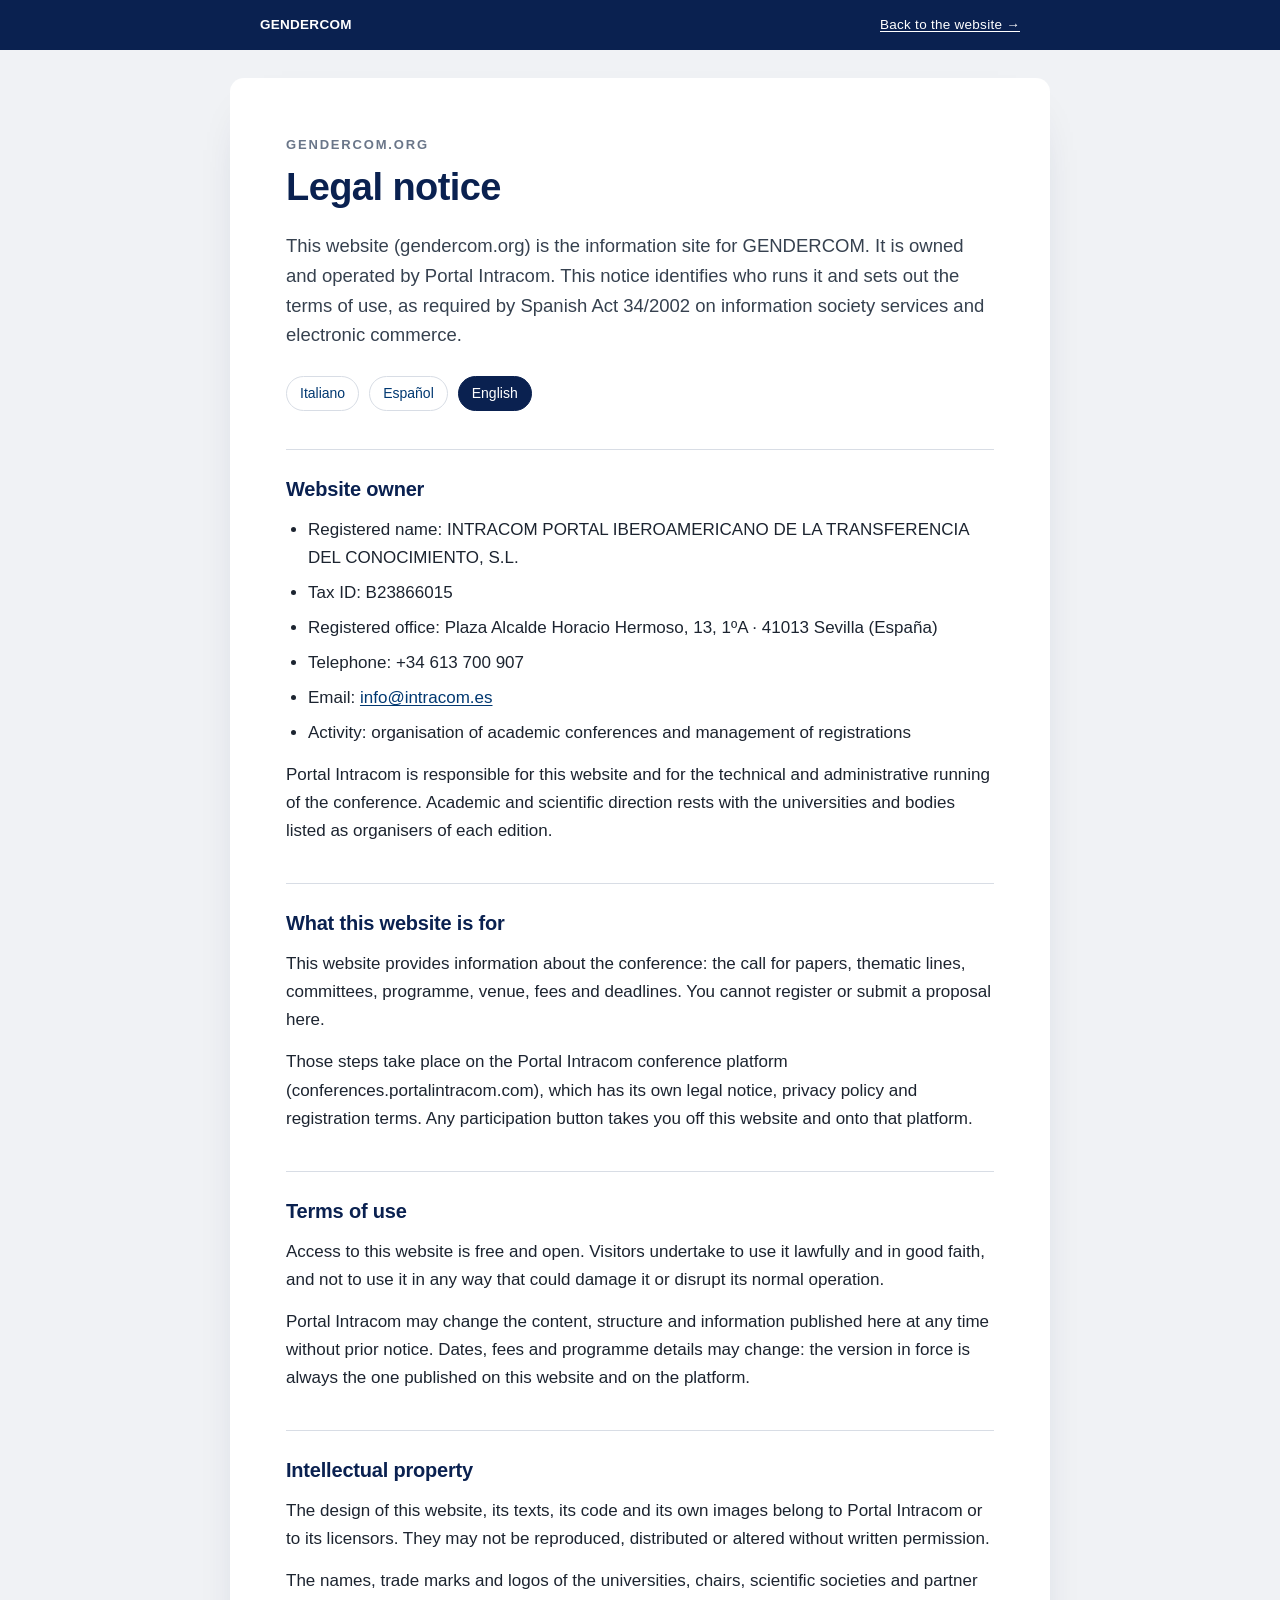
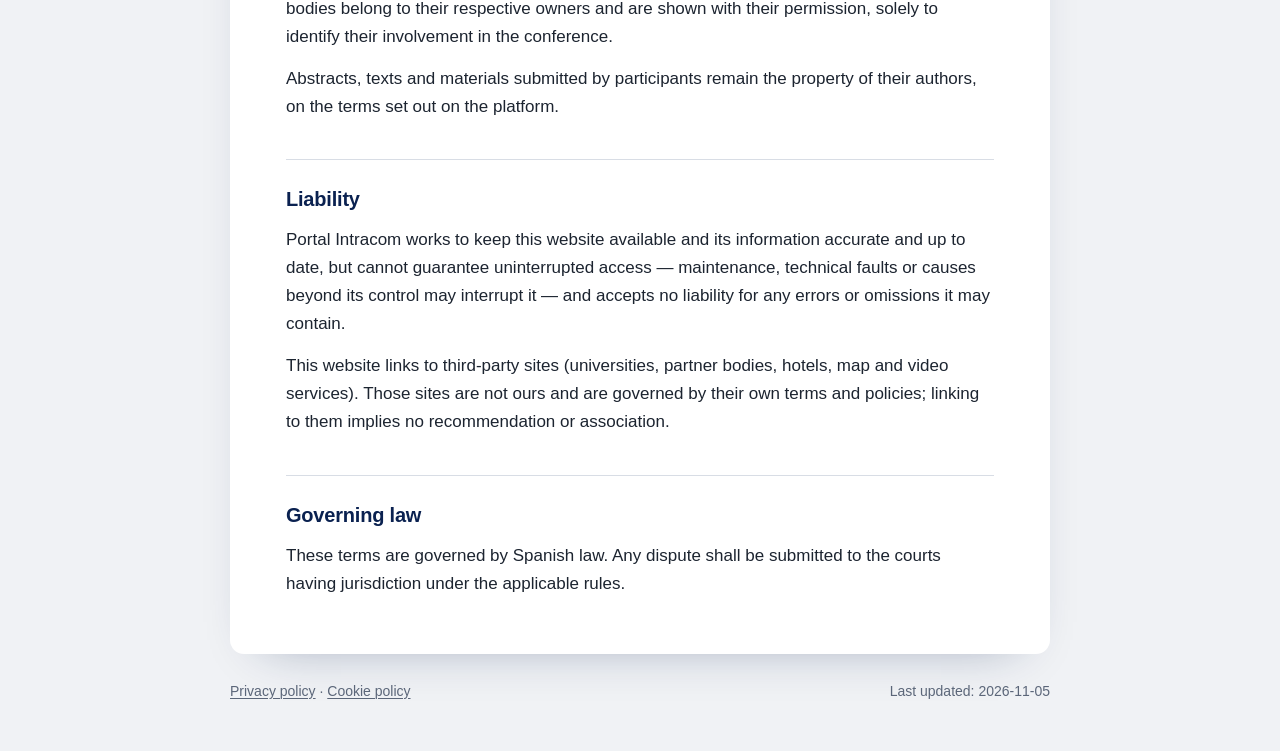
<file: legal/aviso-legal.en.html>
<!doctype html>
<html lang="en">
<head>
<meta charset="utf-8" />
<meta name="viewport" content="width=device-width, initial-scale=1" />
<title>Legal notice · GENDERCOM</title>
<meta name="description" content="This website (gendercom.org) is the information site for GENDERCOM. It is owned and operated by Portal Intracom. This notice identifies who runs it and sets out the terms of use, a" />
<meta name="robots" content="index, follow" />
<link rel="canonical" href="https://gendercom.org/legal/aviso-legal.en.html" />
<link rel="icon" href="/favicon-32.png" sizes="32x32" />
<style>
:root{--tinta:#0A2150;--azul:#003871;--rojo:#CC0000;--fondo:#F0F2F5;--linea:#D8DDE5}
*{box-sizing:border-box}
html{-webkit-text-size-adjust:100%}
body{margin:0;background:var(--fondo);color:#1C2430;
 font:400 17px/1.65 -apple-system,BlinkMacSystemFont,"Segoe UI",Roboto,"Helvetica Neue",Arial,sans-serif}
a{color:var(--azul);text-decoration-thickness:1px;text-underline-offset:2px;word-break:break-word}
a:hover{color:var(--rojo)}
.barra{background:var(--tinta);color:#fff;padding:14px 0}
.barra a{color:#fff}
.caja{width:min(760px,100% - 40px);margin-inline:auto}
.barra .caja{display:flex;flex-wrap:wrap;gap:8px 18px;align-items:baseline;justify-content:space-between;
 font-size:13.5px;letter-spacing:.02em}
.barra strong{font-weight:600}
main{background:#fff;margin:28px auto 0;width:min(820px,100% - 32px);border-radius:14px;
 padding:clamp(26px,5vw,56px);box-shadow:0 20px 50px -34px rgba(10,33,80,.45)}
h1{margin:0;font-size:clamp(28px,4.6vw,38px);line-height:1.15;letter-spacing:-.015em;color:var(--tinta)}
.sitio{margin:0 0 10px;font-size:13px;letter-spacing:.14em;text-transform:uppercase;color:#6A7689;font-weight:600}
.intro{margin:22px 0 0;font-size:18.5px;line-height:1.6;color:#36414F}
.langs{margin:26px 0 0;display:flex;flex-wrap:wrap;gap:10px;font-size:14px}
.langs a,.langs span{padding:5px 13px;border:1px solid var(--linea);border-radius:999px;text-decoration:none}
.langs span[aria-current]{background:var(--tinta);color:#fff;border-color:var(--tinta)}
section{margin-top:38px;padding-top:4px;border-top:1px solid var(--linea)}
h2{margin:22px 0 0;font-size:20px;line-height:1.3;color:var(--tinta);letter-spacing:-.01em}
p{margin:14px 0 0}
ul{margin:14px 0 0;padding-left:22px}
li{margin-top:7px}
footer{width:min(820px,100% - 32px);margin:26px auto 48px;font-size:14px;color:#5B6679;
 display:flex;flex-wrap:wrap;gap:8px 20px;justify-content:space-between}
footer a{color:#5B6679}
@media (prefers-color-scheme:dark){
 body{background:#0D1319;color:#DDE3EC}
 main{background:#141C25;box-shadow:none}
 h1,h2{color:#9FC0F0}
 .intro{color:#C2CBD8}
 a{color:#8FB7F2}a:hover{color:#FF9A9A}
 .barra{background:#060A0F}
 .langs a,.langs span{border-color:#2A3542}
 .langs span[aria-current]{background:#9FC0F0;color:#0D1319;border-color:#9FC0F0}
 section{border-top-color:#2A3542}
 footer,footer a{color:#95A1B3}
}
</style>
</head>
<body>
<div class="barra"><div class="caja">
  <span><strong>GENDERCOM</strong></span>
  <a href="/">Back to the website →</a>
</div></div>
<main>
  <p class="sitio">gendercom.org</p>
  <h1>Legal notice</h1>
  <p class="intro">This website (gendercom.org) is the information site for GENDERCOM. It is owned and operated by Portal Intracom. This notice identifies who runs it and sets out the terms of use, as required by Spanish Act 34/2002 on information society services and electronic commerce.</p>
  <nav class="langs" aria-label="Language"><a href="aviso-legal.html">Italiano</a><a href="aviso-legal.es.html">Español</a><span aria-current="true">English</span></nav>
  <section><h2>Website owner</h2><ul><li>Registered name: INTRACOM PORTAL IBEROAMERICANO DE LA TRANSFERENCIA DEL CONOCIMIENTO, S.L.</li><li>Tax ID: B23866015</li><li>Registered office: Plaza Alcalde Horacio Hermoso, 13, 1ºA · 41013 Sevilla (España)</li><li>Telephone: +34 613 700 907</li><li>Email: <a href="mailto:info@intracom.es">info@intracom.es</a></li><li>Activity: organisation of academic conferences and management of registrations</li></ul><p>Portal Intracom is responsible for this website and for the technical and administrative running of the conference. Academic and scientific direction rests with the universities and bodies listed as organisers of each edition.</p></section><section><h2>What this website is for</h2><p>This website provides information about the conference: the call for papers, thematic lines, committees, programme, venue, fees and deadlines. You cannot register or submit a proposal here.</p><p>Those steps take place on the Portal Intracom conference platform (conferences.portalintracom.com), which has its own legal notice, privacy policy and registration terms. Any participation button takes you off this website and onto that platform.</p></section><section><h2>Terms of use</h2><p>Access to this website is free and open. Visitors undertake to use it lawfully and in good faith, and not to use it in any way that could damage it or disrupt its normal operation.</p><p>Portal Intracom may change the content, structure and information published here at any time without prior notice. Dates, fees and programme details may change: the version in force is always the one published on this website and on the platform.</p></section><section><h2>Intellectual property</h2><p>The design of this website, its texts, its code and its own images belong to Portal Intracom or to its licensors. They may not be reproduced, distributed or altered without written permission.</p><p>The names, trade marks and logos of the universities, chairs, scientific societies and partner bodies belong to their respective owners and are shown with their permission, solely to identify their involvement in the conference.</p><p>Abstracts, texts and materials submitted by participants remain the property of their authors, on the terms set out on the platform.</p></section><section><h2>Liability</h2><p>Portal Intracom works to keep this website available and its information accurate and up to date, but cannot guarantee uninterrupted access — maintenance, technical faults or causes beyond its control may interrupt it — and accepts no liability for any errors or omissions it may contain.</p><p>This website links to third-party sites (universities, partner bodies, hotels, map and video services). Those sites are not ours and are governed by their own terms and policies; linking to them implies no recommendation or association.</p></section><section><h2>Governing law</h2><p>These terms are governed by Spanish law. Any dispute shall be submitted to the courts having jurisdiction under the applicable rules.</p></section>
</main>
<footer>
  <span><a href="privacidad.en.html">Privacy policy</a> · <a href="cookies.en.html">Cookie policy</a></span>
  <span>Last updated: 2026-11-05</span>
</footer>
</body>
</html>
</file>
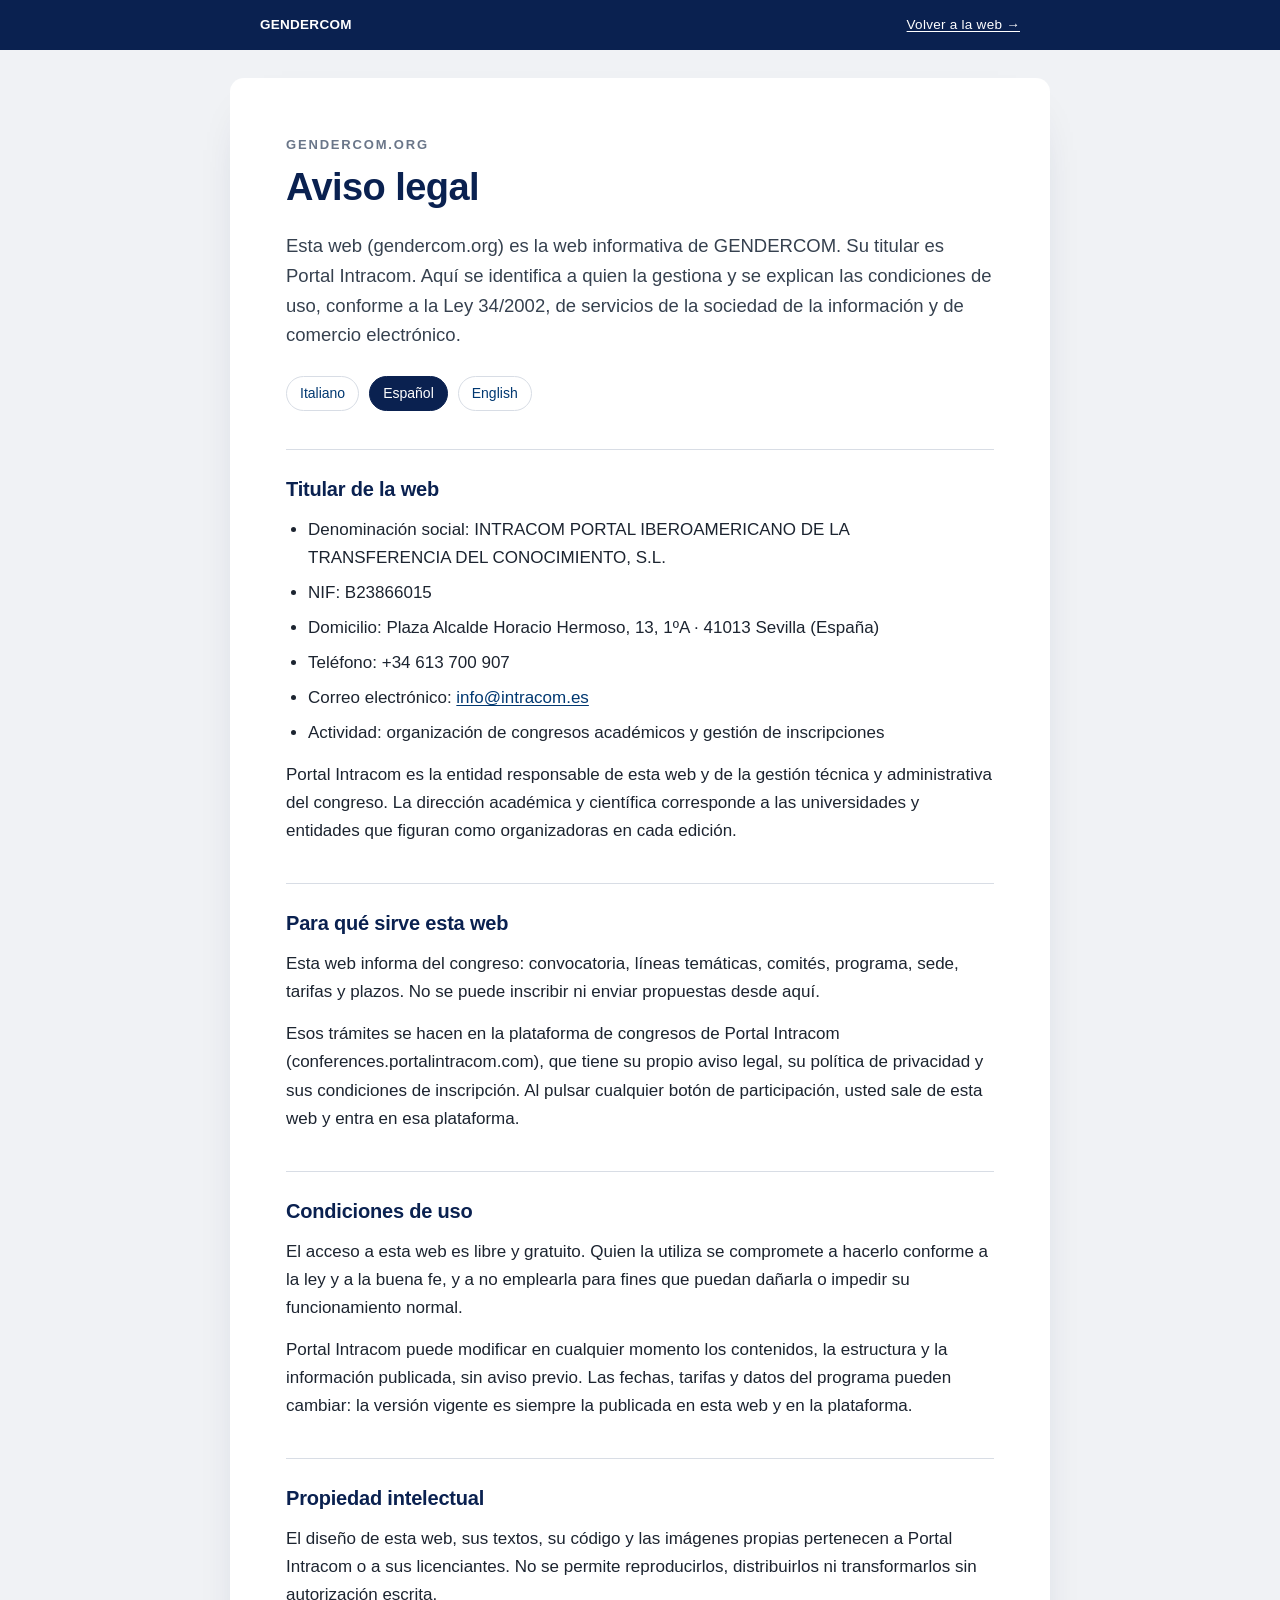
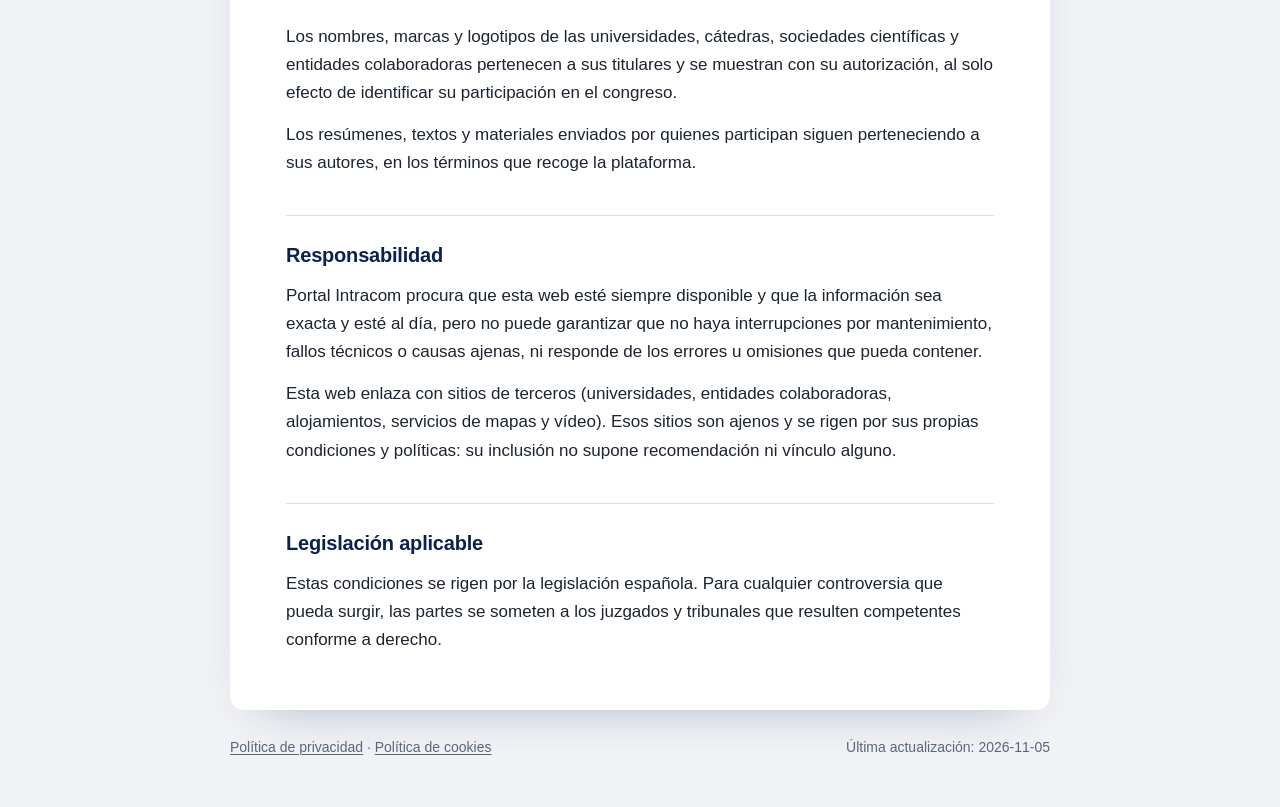
<file: legal/aviso-legal.es.html>
<!doctype html>
<html lang="es">
<head>
<meta charset="utf-8" />
<meta name="viewport" content="width=device-width, initial-scale=1" />
<title>Aviso legal · GENDERCOM</title>
<meta name="description" content="Esta web (gendercom.org) es la web informativa de GENDERCOM. Su titular es Portal Intracom. Aquí se identifica a quien la gestiona y se explican las condiciones de uso, conforme a " />
<meta name="robots" content="index, follow" />
<link rel="canonical" href="https://gendercom.org/legal/aviso-legal.es.html" />
<link rel="icon" href="/favicon-32.png" sizes="32x32" />
<style>
:root{--tinta:#0A2150;--azul:#003871;--rojo:#CC0000;--fondo:#F0F2F5;--linea:#D8DDE5}
*{box-sizing:border-box}
html{-webkit-text-size-adjust:100%}
body{margin:0;background:var(--fondo);color:#1C2430;
 font:400 17px/1.65 -apple-system,BlinkMacSystemFont,"Segoe UI",Roboto,"Helvetica Neue",Arial,sans-serif}
a{color:var(--azul);text-decoration-thickness:1px;text-underline-offset:2px;word-break:break-word}
a:hover{color:var(--rojo)}
.barra{background:var(--tinta);color:#fff;padding:14px 0}
.barra a{color:#fff}
.caja{width:min(760px,100% - 40px);margin-inline:auto}
.barra .caja{display:flex;flex-wrap:wrap;gap:8px 18px;align-items:baseline;justify-content:space-between;
 font-size:13.5px;letter-spacing:.02em}
.barra strong{font-weight:600}
main{background:#fff;margin:28px auto 0;width:min(820px,100% - 32px);border-radius:14px;
 padding:clamp(26px,5vw,56px);box-shadow:0 20px 50px -34px rgba(10,33,80,.45)}
h1{margin:0;font-size:clamp(28px,4.6vw,38px);line-height:1.15;letter-spacing:-.015em;color:var(--tinta)}
.sitio{margin:0 0 10px;font-size:13px;letter-spacing:.14em;text-transform:uppercase;color:#6A7689;font-weight:600}
.intro{margin:22px 0 0;font-size:18.5px;line-height:1.6;color:#36414F}
.langs{margin:26px 0 0;display:flex;flex-wrap:wrap;gap:10px;font-size:14px}
.langs a,.langs span{padding:5px 13px;border:1px solid var(--linea);border-radius:999px;text-decoration:none}
.langs span[aria-current]{background:var(--tinta);color:#fff;border-color:var(--tinta)}
section{margin-top:38px;padding-top:4px;border-top:1px solid var(--linea)}
h2{margin:22px 0 0;font-size:20px;line-height:1.3;color:var(--tinta);letter-spacing:-.01em}
p{margin:14px 0 0}
ul{margin:14px 0 0;padding-left:22px}
li{margin-top:7px}
footer{width:min(820px,100% - 32px);margin:26px auto 48px;font-size:14px;color:#5B6679;
 display:flex;flex-wrap:wrap;gap:8px 20px;justify-content:space-between}
footer a{color:#5B6679}
@media (prefers-color-scheme:dark){
 body{background:#0D1319;color:#DDE3EC}
 main{background:#141C25;box-shadow:none}
 h1,h2{color:#9FC0F0}
 .intro{color:#C2CBD8}
 a{color:#8FB7F2}a:hover{color:#FF9A9A}
 .barra{background:#060A0F}
 .langs a,.langs span{border-color:#2A3542}
 .langs span[aria-current]{background:#9FC0F0;color:#0D1319;border-color:#9FC0F0}
 section{border-top-color:#2A3542}
 footer,footer a{color:#95A1B3}
}
</style>
</head>
<body>
<div class="barra"><div class="caja">
  <span><strong>GENDERCOM</strong></span>
  <a href="/">Volver a la web →</a>
</div></div>
<main>
  <p class="sitio">gendercom.org</p>
  <h1>Aviso legal</h1>
  <p class="intro">Esta web (gendercom.org) es la web informativa de GENDERCOM. Su titular es Portal Intracom. Aquí se identifica a quien la gestiona y se explican las condiciones de uso, conforme a la Ley 34/2002, de servicios de la sociedad de la información y de comercio electrónico.</p>
  <nav class="langs" aria-label="Idioma"><a href="aviso-legal.html">Italiano</a><span aria-current="true">Español</span><a href="aviso-legal.en.html">English</a></nav>
  <section><h2>Titular de la web</h2><ul><li>Denominación social: INTRACOM PORTAL IBEROAMERICANO DE LA TRANSFERENCIA DEL CONOCIMIENTO, S.L.</li><li>NIF: B23866015</li><li>Domicilio: Plaza Alcalde Horacio Hermoso, 13, 1ºA · 41013 Sevilla (España)</li><li>Teléfono: +34 613 700 907</li><li>Correo electrónico: <a href="mailto:info@intracom.es">info@intracom.es</a></li><li>Actividad: organización de congresos académicos y gestión de inscripciones</li></ul><p>Portal Intracom es la entidad responsable de esta web y de la gestión técnica y administrativa del congreso. La dirección académica y científica corresponde a las universidades y entidades que figuran como organizadoras en cada edición.</p></section><section><h2>Para qué sirve esta web</h2><p>Esta web informa del congreso: convocatoria, líneas temáticas, comités, programa, sede, tarifas y plazos. No se puede inscribir ni enviar propuestas desde aquí.</p><p>Esos trámites se hacen en la plataforma de congresos de Portal Intracom (conferences.portalintracom.com), que tiene su propio aviso legal, su política de privacidad y sus condiciones de inscripción. Al pulsar cualquier botón de participación, usted sale de esta web y entra en esa plataforma.</p></section><section><h2>Condiciones de uso</h2><p>El acceso a esta web es libre y gratuito. Quien la utiliza se compromete a hacerlo conforme a la ley y a la buena fe, y a no emplearla para fines que puedan dañarla o impedir su funcionamiento normal.</p><p>Portal Intracom puede modificar en cualquier momento los contenidos, la estructura y la información publicada, sin aviso previo. Las fechas, tarifas y datos del programa pueden cambiar: la versión vigente es siempre la publicada en esta web y en la plataforma.</p></section><section><h2>Propiedad intelectual</h2><p>El diseño de esta web, sus textos, su código y las imágenes propias pertenecen a Portal Intracom o a sus licenciantes. No se permite reproducirlos, distribuirlos ni transformarlos sin autorización escrita.</p><p>Los nombres, marcas y logotipos de las universidades, cátedras, sociedades científicas y entidades colaboradoras pertenecen a sus titulares y se muestran con su autorización, al solo efecto de identificar su participación en el congreso.</p><p>Los resúmenes, textos y materiales enviados por quienes participan siguen perteneciendo a sus autores, en los términos que recoge la plataforma.</p></section><section><h2>Responsabilidad</h2><p>Portal Intracom procura que esta web esté siempre disponible y que la información sea exacta y esté al día, pero no puede garantizar que no haya interrupciones por mantenimiento, fallos técnicos o causas ajenas, ni responde de los errores u omisiones que pueda contener.</p><p>Esta web enlaza con sitios de terceros (universidades, entidades colaboradoras, alojamientos, servicios de mapas y vídeo). Esos sitios son ajenos y se rigen por sus propias condiciones y políticas: su inclusión no supone recomendación ni vínculo alguno.</p></section><section><h2>Legislación aplicable</h2><p>Estas condiciones se rigen por la legislación española. Para cualquier controversia que pueda surgir, las partes se someten a los juzgados y tribunales que resulten competentes conforme a derecho.</p></section>
</main>
<footer>
  <span><a href="privacidad.es.html">Política de privacidad</a> · <a href="cookies.es.html">Política de cookies</a></span>
  <span>Última actualización: 2026-11-05</span>
</footer>
</body>
</html>
</file>
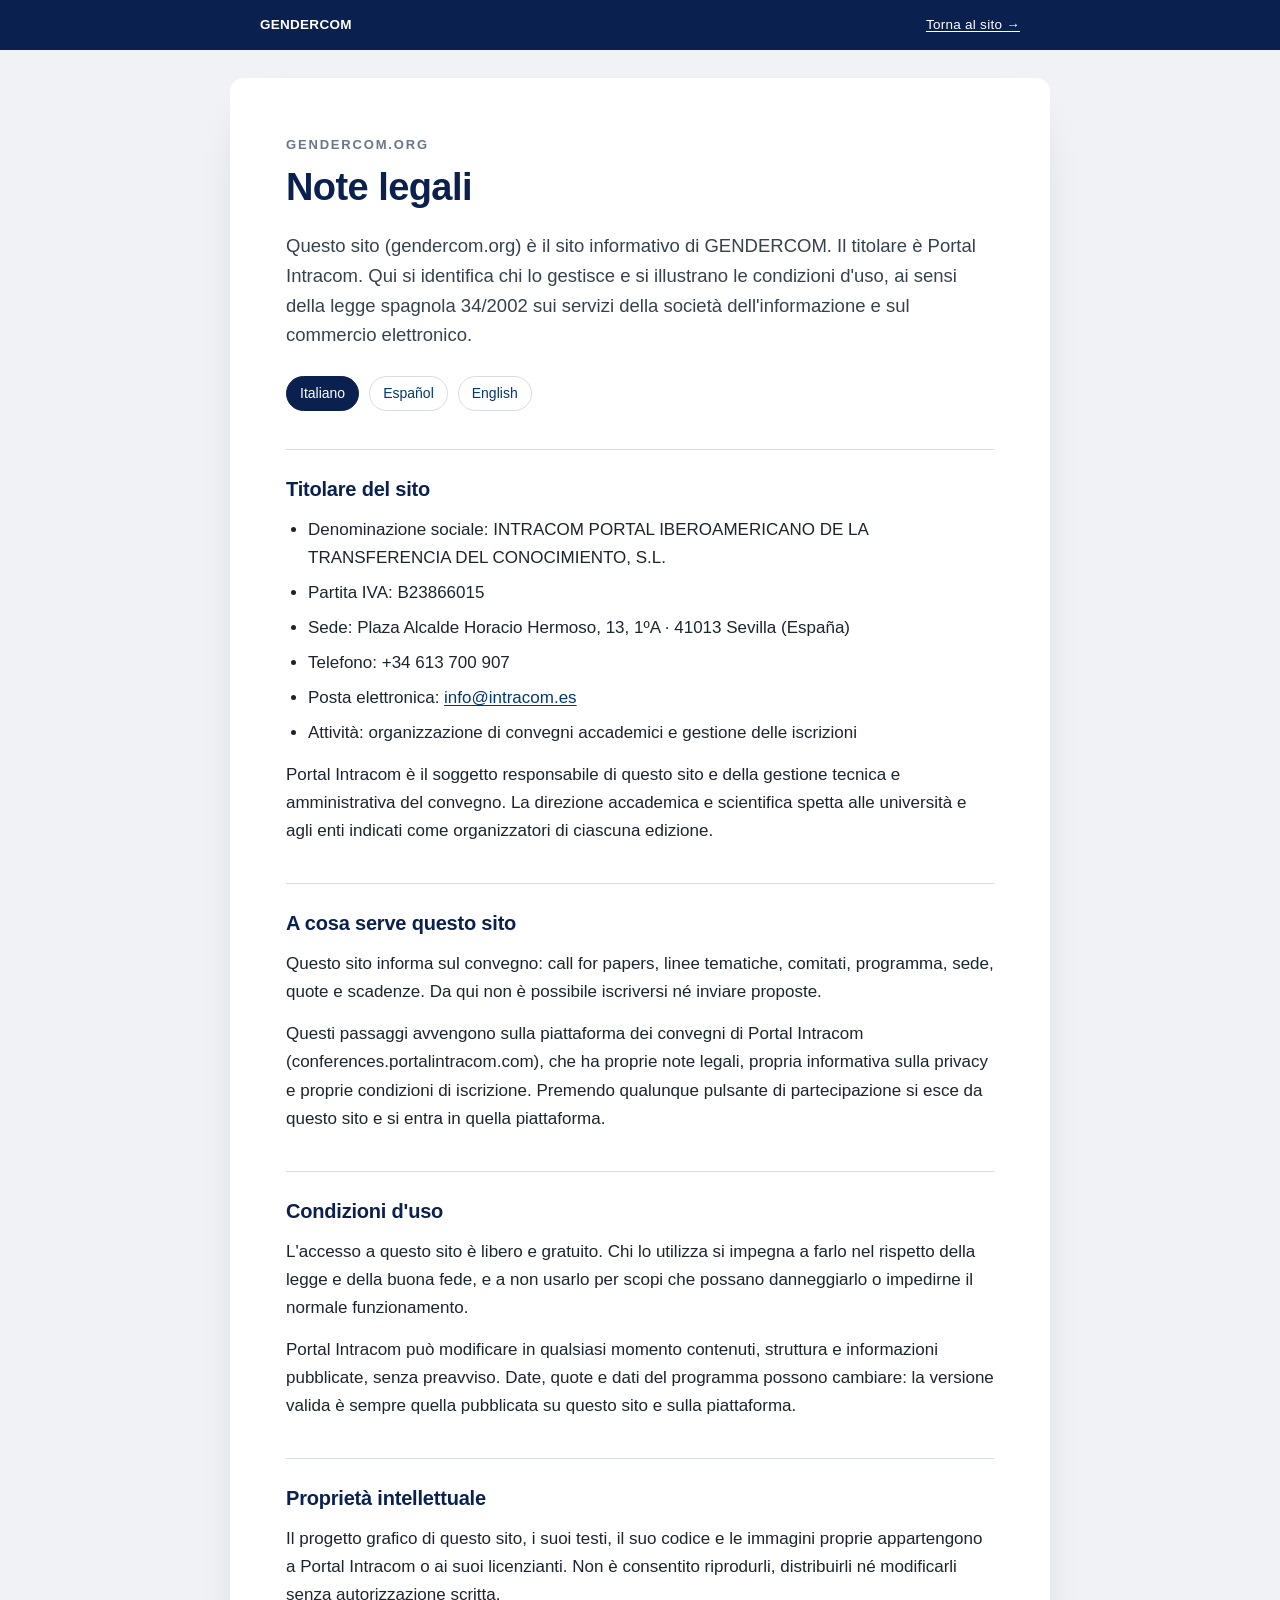
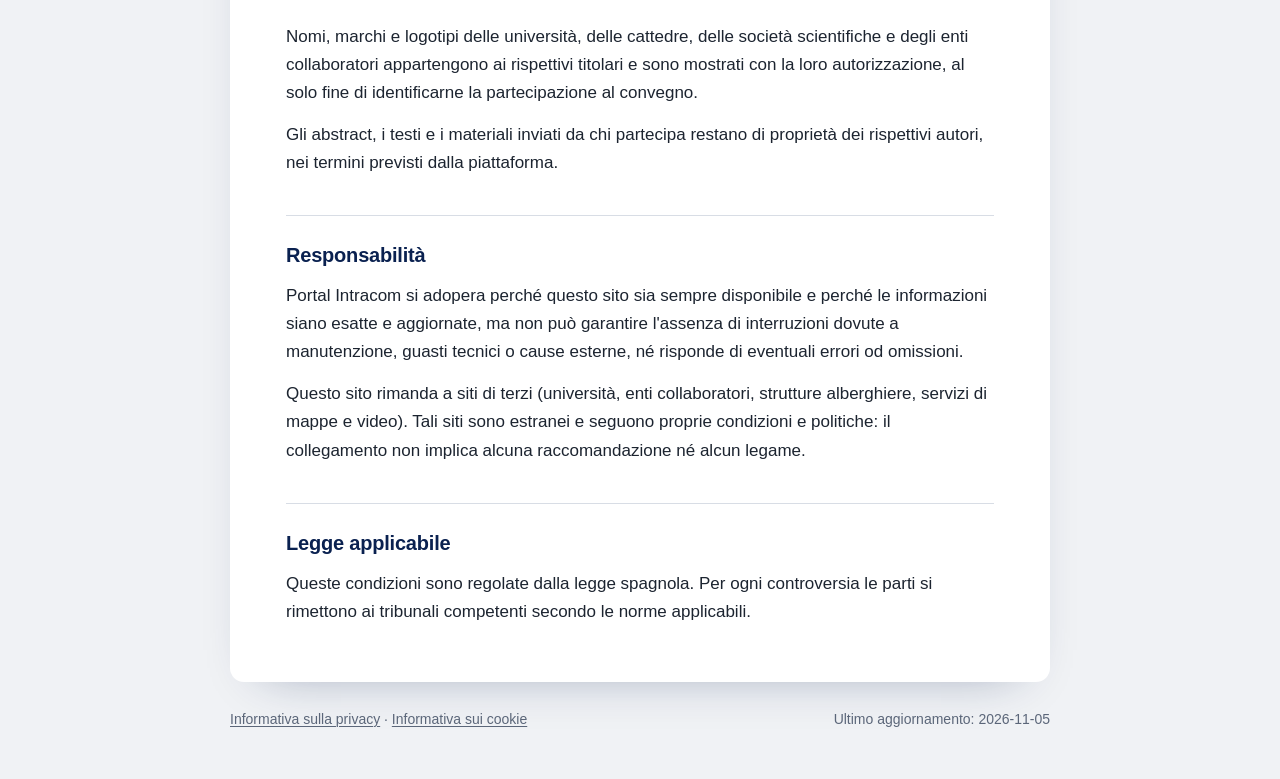
<file: legal/aviso-legal.html>
<!doctype html>
<html lang="it">
<head>
<meta charset="utf-8" />
<meta name="viewport" content="width=device-width, initial-scale=1" />
<title>Note legali · GENDERCOM</title>
<meta name="description" content="Questo sito (gendercom.org) è il sito informativo di GENDERCOM. Il titolare è Portal Intracom. Qui si identifica chi lo gestisce e si illustrano le condizioni d'uso, ai sensi della" />
<meta name="robots" content="index, follow" />
<link rel="canonical" href="https://gendercom.org/legal/aviso-legal.html" />
<link rel="icon" href="/favicon-32.png" sizes="32x32" />
<style>
:root{--tinta:#0A2150;--azul:#003871;--rojo:#CC0000;--fondo:#F0F2F5;--linea:#D8DDE5}
*{box-sizing:border-box}
html{-webkit-text-size-adjust:100%}
body{margin:0;background:var(--fondo);color:#1C2430;
 font:400 17px/1.65 -apple-system,BlinkMacSystemFont,"Segoe UI",Roboto,"Helvetica Neue",Arial,sans-serif}
a{color:var(--azul);text-decoration-thickness:1px;text-underline-offset:2px;word-break:break-word}
a:hover{color:var(--rojo)}
.barra{background:var(--tinta);color:#fff;padding:14px 0}
.barra a{color:#fff}
.caja{width:min(760px,100% - 40px);margin-inline:auto}
.barra .caja{display:flex;flex-wrap:wrap;gap:8px 18px;align-items:baseline;justify-content:space-between;
 font-size:13.5px;letter-spacing:.02em}
.barra strong{font-weight:600}
main{background:#fff;margin:28px auto 0;width:min(820px,100% - 32px);border-radius:14px;
 padding:clamp(26px,5vw,56px);box-shadow:0 20px 50px -34px rgba(10,33,80,.45)}
h1{margin:0;font-size:clamp(28px,4.6vw,38px);line-height:1.15;letter-spacing:-.015em;color:var(--tinta)}
.sitio{margin:0 0 10px;font-size:13px;letter-spacing:.14em;text-transform:uppercase;color:#6A7689;font-weight:600}
.intro{margin:22px 0 0;font-size:18.5px;line-height:1.6;color:#36414F}
.langs{margin:26px 0 0;display:flex;flex-wrap:wrap;gap:10px;font-size:14px}
.langs a,.langs span{padding:5px 13px;border:1px solid var(--linea);border-radius:999px;text-decoration:none}
.langs span[aria-current]{background:var(--tinta);color:#fff;border-color:var(--tinta)}
section{margin-top:38px;padding-top:4px;border-top:1px solid var(--linea)}
h2{margin:22px 0 0;font-size:20px;line-height:1.3;color:var(--tinta);letter-spacing:-.01em}
p{margin:14px 0 0}
ul{margin:14px 0 0;padding-left:22px}
li{margin-top:7px}
footer{width:min(820px,100% - 32px);margin:26px auto 48px;font-size:14px;color:#5B6679;
 display:flex;flex-wrap:wrap;gap:8px 20px;justify-content:space-between}
footer a{color:#5B6679}
@media (prefers-color-scheme:dark){
 body{background:#0D1319;color:#DDE3EC}
 main{background:#141C25;box-shadow:none}
 h1,h2{color:#9FC0F0}
 .intro{color:#C2CBD8}
 a{color:#8FB7F2}a:hover{color:#FF9A9A}
 .barra{background:#060A0F}
 .langs a,.langs span{border-color:#2A3542}
 .langs span[aria-current]{background:#9FC0F0;color:#0D1319;border-color:#9FC0F0}
 section{border-top-color:#2A3542}
 footer,footer a{color:#95A1B3}
}
</style>
</head>
<body>
<div class="barra"><div class="caja">
  <span><strong>GENDERCOM</strong></span>
  <a href="/">Torna al sito →</a>
</div></div>
<main>
  <p class="sitio">gendercom.org</p>
  <h1>Note legali</h1>
  <p class="intro">Questo sito (gendercom.org) è il sito informativo di GENDERCOM. Il titolare è Portal Intracom. Qui si identifica chi lo gestisce e si illustrano le condizioni d'uso, ai sensi della legge spagnola 34/2002 sui servizi della società dell'informazione e sul commercio elettronico.</p>
  <nav class="langs" aria-label="Lingua"><span aria-current="true">Italiano</span><a href="aviso-legal.es.html">Español</a><a href="aviso-legal.en.html">English</a></nav>
  <section><h2>Titolare del sito</h2><ul><li>Denominazione sociale: INTRACOM PORTAL IBEROAMERICANO DE LA TRANSFERENCIA DEL CONOCIMIENTO, S.L.</li><li>Partita IVA: B23866015</li><li>Sede: Plaza Alcalde Horacio Hermoso, 13, 1ºA · 41013 Sevilla (España)</li><li>Telefono: +34 613 700 907</li><li>Posta elettronica: <a href="mailto:info@intracom.es">info@intracom.es</a></li><li>Attività: organizzazione di convegni accademici e gestione delle iscrizioni</li></ul><p>Portal Intracom è il soggetto responsabile di questo sito e della gestione tecnica e amministrativa del convegno. La direzione accademica e scientifica spetta alle università e agli enti indicati come organizzatori di ciascuna edizione.</p></section><section><h2>A cosa serve questo sito</h2><p>Questo sito informa sul convegno: call for papers, linee tematiche, comitati, programma, sede, quote e scadenze. Da qui non è possibile iscriversi né inviare proposte.</p><p>Questi passaggi avvengono sulla piattaforma dei convegni di Portal Intracom (conferences.portalintracom.com), che ha proprie note legali, propria informativa sulla privacy e proprie condizioni di iscrizione. Premendo qualunque pulsante di partecipazione si esce da questo sito e si entra in quella piattaforma.</p></section><section><h2>Condizioni d'uso</h2><p>L'accesso a questo sito è libero e gratuito. Chi lo utilizza si impegna a farlo nel rispetto della legge e della buona fede, e a non usarlo per scopi che possano danneggiarlo o impedirne il normale funzionamento.</p><p>Portal Intracom può modificare in qualsiasi momento contenuti, struttura e informazioni pubblicate, senza preavviso. Date, quote e dati del programma possono cambiare: la versione valida è sempre quella pubblicata su questo sito e sulla piattaforma.</p></section><section><h2>Proprietà intellettuale</h2><p>Il progetto grafico di questo sito, i suoi testi, il suo codice e le immagini proprie appartengono a Portal Intracom o ai suoi licenzianti. Non è consentito riprodurli, distribuirli né modificarli senza autorizzazione scritta.</p><p>Nomi, marchi e logotipi delle università, delle cattedre, delle società scientifiche e degli enti collaboratori appartengono ai rispettivi titolari e sono mostrati con la loro autorizzazione, al solo fine di identificarne la partecipazione al convegno.</p><p>Gli abstract, i testi e i materiali inviati da chi partecipa restano di proprietà dei rispettivi autori, nei termini previsti dalla piattaforma.</p></section><section><h2>Responsabilità</h2><p>Portal Intracom si adopera perché questo sito sia sempre disponibile e perché le informazioni siano esatte e aggiornate, ma non può garantire l'assenza di interruzioni dovute a manutenzione, guasti tecnici o cause esterne, né risponde di eventuali errori od omissioni.</p><p>Questo sito rimanda a siti di terzi (università, enti collaboratori, strutture alberghiere, servizi di mappe e video). Tali siti sono estranei e seguono proprie condizioni e politiche: il collegamento non implica alcuna raccomandazione né alcun legame.</p></section><section><h2>Legge applicabile</h2><p>Queste condizioni sono regolate dalla legge spagnola. Per ogni controversia le parti si rimettono ai tribunali competenti secondo le norme applicabili.</p></section>
</main>
<footer>
  <span><a href="privacidad.html">Informativa sulla privacy</a> · <a href="cookies.html">Informativa sui cookie</a></span>
  <span>Ultimo aggiornamento: 2026-11-05</span>
</footer>
</body>
</html>
</file>
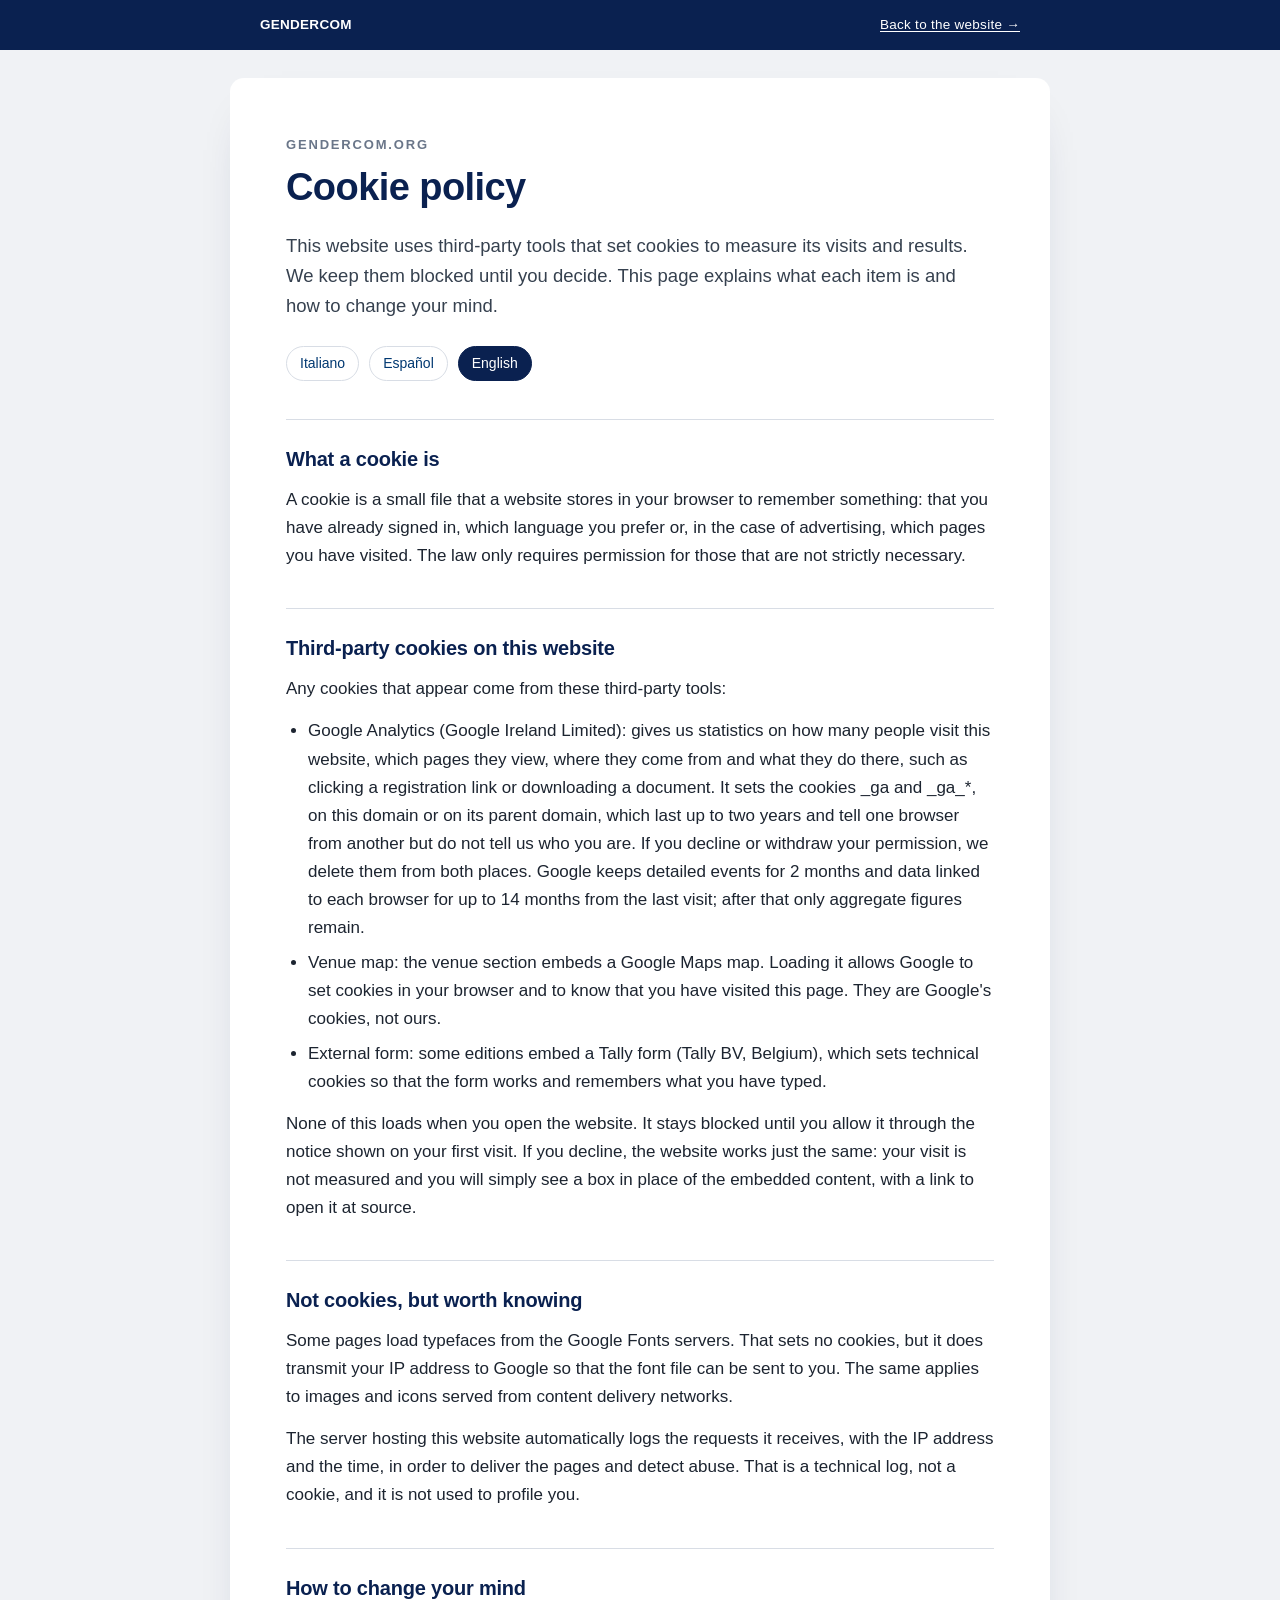
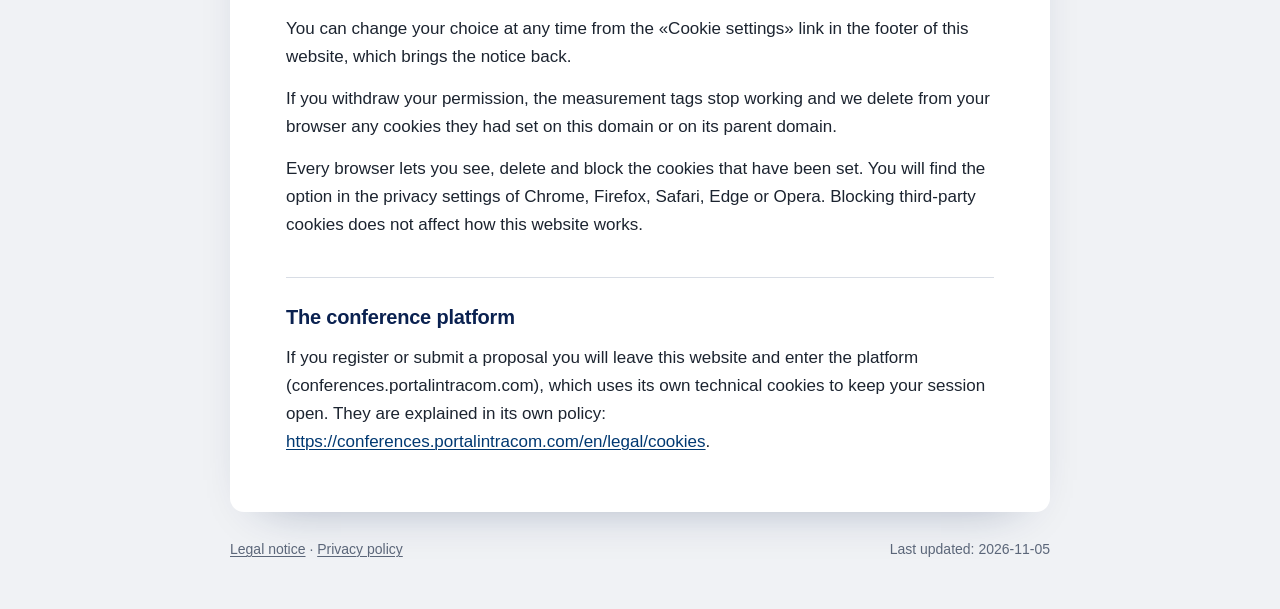
<file: legal/cookies.en.html>
<!doctype html>
<html lang="en">
<head>
<meta charset="utf-8" />
<meta name="viewport" content="width=device-width, initial-scale=1" />
<title>Cookie policy · GENDERCOM</title>
<meta name="description" content="This website uses third-party tools that set cookies to measure its visits and results. We keep them blocked until you decide. This page explains what each item is and how to chang" />
<meta name="robots" content="index, follow" />
<link rel="canonical" href="https://gendercom.org/legal/cookies.en.html" />
<link rel="icon" href="/favicon-32.png" sizes="32x32" />
<style>
:root{--tinta:#0A2150;--azul:#003871;--rojo:#CC0000;--fondo:#F0F2F5;--linea:#D8DDE5}
*{box-sizing:border-box}
html{-webkit-text-size-adjust:100%}
body{margin:0;background:var(--fondo);color:#1C2430;
 font:400 17px/1.65 -apple-system,BlinkMacSystemFont,"Segoe UI",Roboto,"Helvetica Neue",Arial,sans-serif}
a{color:var(--azul);text-decoration-thickness:1px;text-underline-offset:2px;word-break:break-word}
a:hover{color:var(--rojo)}
.barra{background:var(--tinta);color:#fff;padding:14px 0}
.barra a{color:#fff}
.caja{width:min(760px,100% - 40px);margin-inline:auto}
.barra .caja{display:flex;flex-wrap:wrap;gap:8px 18px;align-items:baseline;justify-content:space-between;
 font-size:13.5px;letter-spacing:.02em}
.barra strong{font-weight:600}
main{background:#fff;margin:28px auto 0;width:min(820px,100% - 32px);border-radius:14px;
 padding:clamp(26px,5vw,56px);box-shadow:0 20px 50px -34px rgba(10,33,80,.45)}
h1{margin:0;font-size:clamp(28px,4.6vw,38px);line-height:1.15;letter-spacing:-.015em;color:var(--tinta)}
.sitio{margin:0 0 10px;font-size:13px;letter-spacing:.14em;text-transform:uppercase;color:#6A7689;font-weight:600}
.intro{margin:22px 0 0;font-size:18.5px;line-height:1.6;color:#36414F}
.langs{margin:26px 0 0;display:flex;flex-wrap:wrap;gap:10px;font-size:14px}
.langs a,.langs span{padding:5px 13px;border:1px solid var(--linea);border-radius:999px;text-decoration:none}
.langs span[aria-current]{background:var(--tinta);color:#fff;border-color:var(--tinta)}
section{margin-top:38px;padding-top:4px;border-top:1px solid var(--linea)}
h2{margin:22px 0 0;font-size:20px;line-height:1.3;color:var(--tinta);letter-spacing:-.01em}
p{margin:14px 0 0}
ul{margin:14px 0 0;padding-left:22px}
li{margin-top:7px}
footer{width:min(820px,100% - 32px);margin:26px auto 48px;font-size:14px;color:#5B6679;
 display:flex;flex-wrap:wrap;gap:8px 20px;justify-content:space-between}
footer a{color:#5B6679}
@media (prefers-color-scheme:dark){
 body{background:#0D1319;color:#DDE3EC}
 main{background:#141C25;box-shadow:none}
 h1,h2{color:#9FC0F0}
 .intro{color:#C2CBD8}
 a{color:#8FB7F2}a:hover{color:#FF9A9A}
 .barra{background:#060A0F}
 .langs a,.langs span{border-color:#2A3542}
 .langs span[aria-current]{background:#9FC0F0;color:#0D1319;border-color:#9FC0F0}
 section{border-top-color:#2A3542}
 footer,footer a{color:#95A1B3}
}
</style>
</head>
<body>
<div class="barra"><div class="caja">
  <span><strong>GENDERCOM</strong></span>
  <a href="/">Back to the website →</a>
</div></div>
<main>
  <p class="sitio">gendercom.org</p>
  <h1>Cookie policy</h1>
  <p class="intro">This website uses third-party tools that set cookies to measure its visits and results. We keep them blocked until you decide. This page explains what each item is and how to change your mind.</p>
  <nav class="langs" aria-label="Language"><a href="cookies.html">Italiano</a><a href="cookies.es.html">Español</a><span aria-current="true">English</span></nav>
  <section><h2>What a cookie is</h2><p>A cookie is a small file that a website stores in your browser to remember something: that you have already signed in, which language you prefer or, in the case of advertising, which pages you have visited. The law only requires permission for those that are not strictly necessary.</p></section><section><h2>Third-party cookies on this website</h2><p>Any cookies that appear come from these third-party tools:</p><ul><li>Google Analytics (Google Ireland Limited): gives us statistics on how many people visit this website, which pages they view, where they come from and what they do there, such as clicking a registration link or downloading a document. It sets the cookies _ga and _ga_*, on this domain or on its parent domain, which last up to two years and tell one browser from another but do not tell us who you are. If you decline or withdraw your permission, we delete them from both places. Google keeps detailed events for 2 months and data linked to each browser for up to 14 months from the last visit; after that only aggregate figures remain.</li><li>Venue map: the venue section embeds a Google Maps map. Loading it allows Google to set cookies in your browser and to know that you have visited this page. They are Google's cookies, not ours.</li><li>External form: some editions embed a Tally form (Tally BV, Belgium), which sets technical cookies so that the form works and remembers what you have typed.</li></ul><p>None of this loads when you open the website. It stays blocked until you allow it through the notice shown on your first visit. If you decline, the website works just the same: your visit is not measured and you will simply see a box in place of the embedded content, with a link to open it at source.</p></section><section><h2>Not cookies, but worth knowing</h2><p>Some pages load typefaces from the Google Fonts servers. That sets no cookies, but it does transmit your IP address to Google so that the font file can be sent to you. The same applies to images and icons served from content delivery networks.</p><p>The server hosting this website automatically logs the requests it receives, with the IP address and the time, in order to deliver the pages and detect abuse. That is a technical log, not a cookie, and it is not used to profile you.</p></section><section><h2>How to change your mind</h2><p>You can change your choice at any time from the «Cookie settings» link in the footer of this website, which brings the notice back.</p><p>If you withdraw your permission, the measurement tags stop working and we delete from your browser any cookies they had set on this domain or on its parent domain.</p><p>Every browser lets you see, delete and block the cookies that have been set. You will find the option in the privacy settings of Chrome, Firefox, Safari, Edge or Opera. Blocking third-party cookies does not affect how this website works.</p></section><section><h2>The conference platform</h2><p>If you register or submit a proposal you will leave this website and enter the platform (conferences.portalintracom.com), which uses its own technical cookies to keep your session open. They are explained in its own policy: <a href="https://conferences.portalintracom.com/en/legal/cookies">https://conferences.portalintracom.com/en/legal/cookies</a>.</p></section>
</main>
<footer>
  <span><a href="aviso-legal.en.html">Legal notice</a> · <a href="privacidad.en.html">Privacy policy</a></span>
  <span>Last updated: 2026-11-05</span>
</footer>
</body>
</html>
</file>
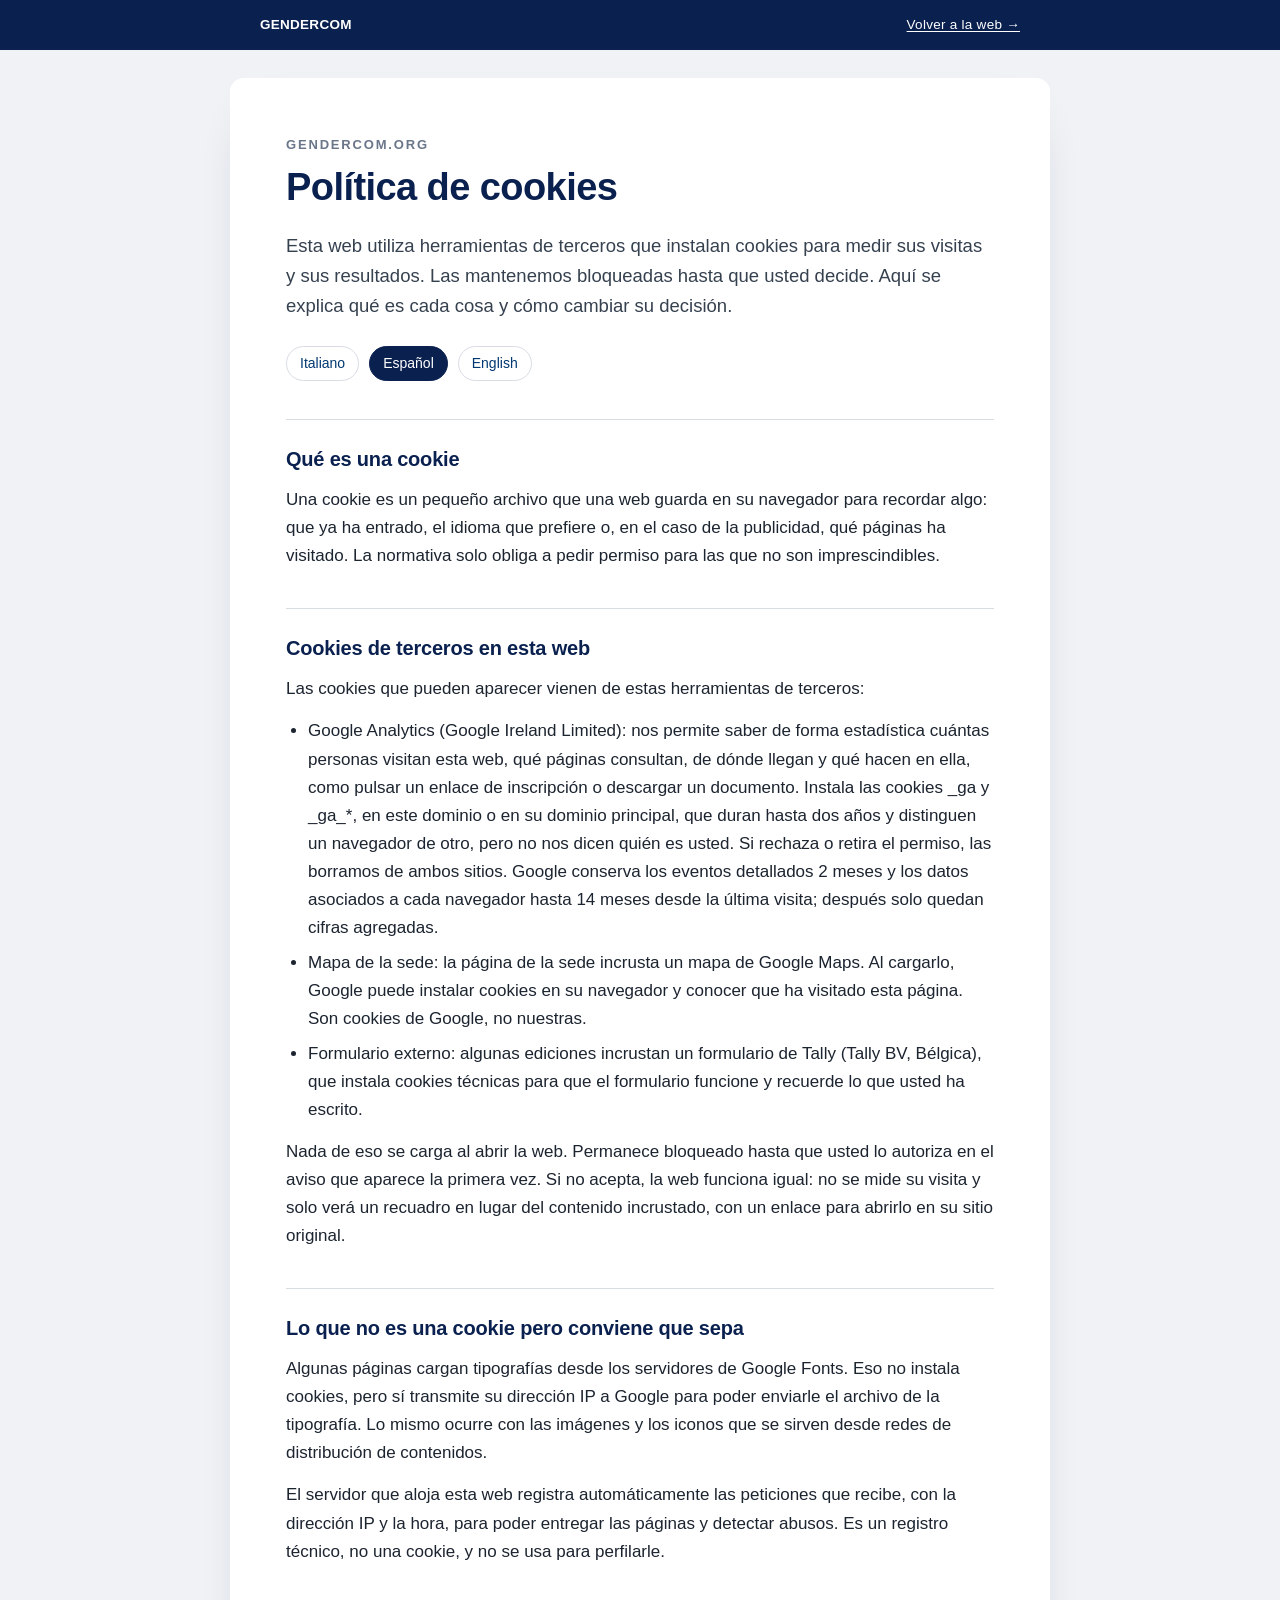
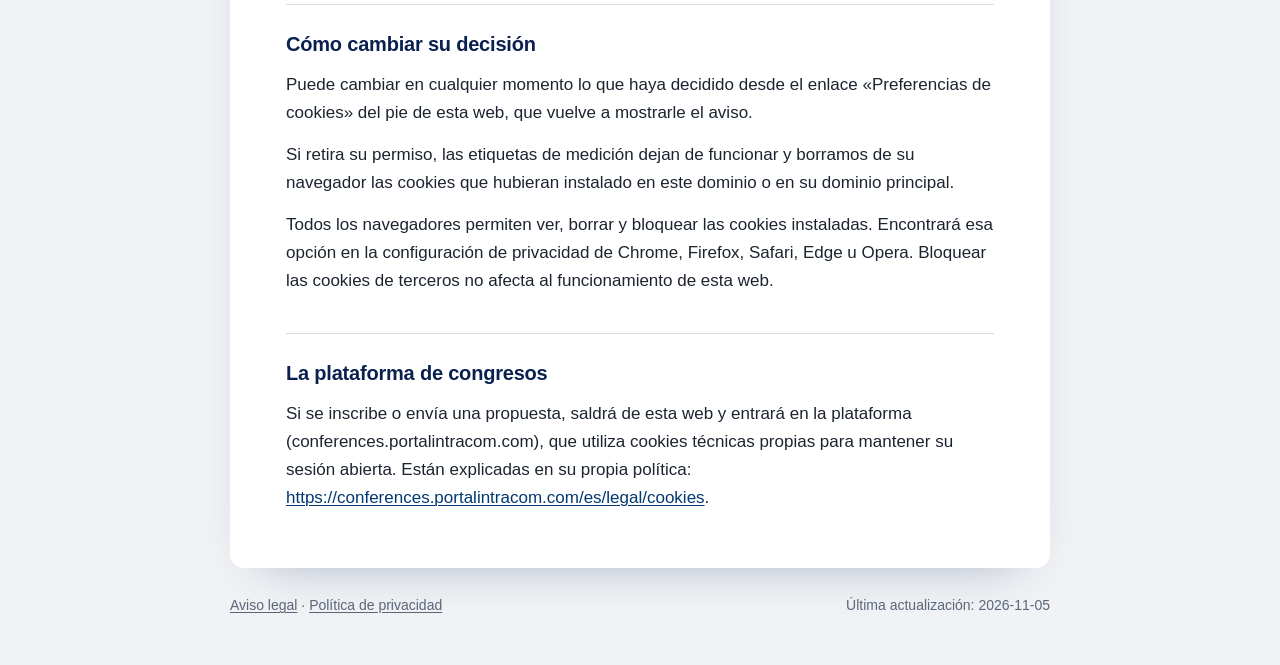
<file: legal/cookies.es.html>
<!doctype html>
<html lang="es">
<head>
<meta charset="utf-8" />
<meta name="viewport" content="width=device-width, initial-scale=1" />
<title>Política de cookies · GENDERCOM</title>
<meta name="description" content="Esta web utiliza herramientas de terceros que instalan cookies para medir sus visitas y sus resultados. Las mantenemos bloqueadas hasta que usted decide. Aquí se explica qué es cad" />
<meta name="robots" content="index, follow" />
<link rel="canonical" href="https://gendercom.org/legal/cookies.es.html" />
<link rel="icon" href="/favicon-32.png" sizes="32x32" />
<style>
:root{--tinta:#0A2150;--azul:#003871;--rojo:#CC0000;--fondo:#F0F2F5;--linea:#D8DDE5}
*{box-sizing:border-box}
html{-webkit-text-size-adjust:100%}
body{margin:0;background:var(--fondo);color:#1C2430;
 font:400 17px/1.65 -apple-system,BlinkMacSystemFont,"Segoe UI",Roboto,"Helvetica Neue",Arial,sans-serif}
a{color:var(--azul);text-decoration-thickness:1px;text-underline-offset:2px;word-break:break-word}
a:hover{color:var(--rojo)}
.barra{background:var(--tinta);color:#fff;padding:14px 0}
.barra a{color:#fff}
.caja{width:min(760px,100% - 40px);margin-inline:auto}
.barra .caja{display:flex;flex-wrap:wrap;gap:8px 18px;align-items:baseline;justify-content:space-between;
 font-size:13.5px;letter-spacing:.02em}
.barra strong{font-weight:600}
main{background:#fff;margin:28px auto 0;width:min(820px,100% - 32px);border-radius:14px;
 padding:clamp(26px,5vw,56px);box-shadow:0 20px 50px -34px rgba(10,33,80,.45)}
h1{margin:0;font-size:clamp(28px,4.6vw,38px);line-height:1.15;letter-spacing:-.015em;color:var(--tinta)}
.sitio{margin:0 0 10px;font-size:13px;letter-spacing:.14em;text-transform:uppercase;color:#6A7689;font-weight:600}
.intro{margin:22px 0 0;font-size:18.5px;line-height:1.6;color:#36414F}
.langs{margin:26px 0 0;display:flex;flex-wrap:wrap;gap:10px;font-size:14px}
.langs a,.langs span{padding:5px 13px;border:1px solid var(--linea);border-radius:999px;text-decoration:none}
.langs span[aria-current]{background:var(--tinta);color:#fff;border-color:var(--tinta)}
section{margin-top:38px;padding-top:4px;border-top:1px solid var(--linea)}
h2{margin:22px 0 0;font-size:20px;line-height:1.3;color:var(--tinta);letter-spacing:-.01em}
p{margin:14px 0 0}
ul{margin:14px 0 0;padding-left:22px}
li{margin-top:7px}
footer{width:min(820px,100% - 32px);margin:26px auto 48px;font-size:14px;color:#5B6679;
 display:flex;flex-wrap:wrap;gap:8px 20px;justify-content:space-between}
footer a{color:#5B6679}
@media (prefers-color-scheme:dark){
 body{background:#0D1319;color:#DDE3EC}
 main{background:#141C25;box-shadow:none}
 h1,h2{color:#9FC0F0}
 .intro{color:#C2CBD8}
 a{color:#8FB7F2}a:hover{color:#FF9A9A}
 .barra{background:#060A0F}
 .langs a,.langs span{border-color:#2A3542}
 .langs span[aria-current]{background:#9FC0F0;color:#0D1319;border-color:#9FC0F0}
 section{border-top-color:#2A3542}
 footer,footer a{color:#95A1B3}
}
</style>
</head>
<body>
<div class="barra"><div class="caja">
  <span><strong>GENDERCOM</strong></span>
  <a href="/">Volver a la web →</a>
</div></div>
<main>
  <p class="sitio">gendercom.org</p>
  <h1>Política de cookies</h1>
  <p class="intro">Esta web utiliza herramientas de terceros que instalan cookies para medir sus visitas y sus resultados. Las mantenemos bloqueadas hasta que usted decide. Aquí se explica qué es cada cosa y cómo cambiar su decisión.</p>
  <nav class="langs" aria-label="Idioma"><a href="cookies.html">Italiano</a><span aria-current="true">Español</span><a href="cookies.en.html">English</a></nav>
  <section><h2>Qué es una cookie</h2><p>Una cookie es un pequeño archivo que una web guarda en su navegador para recordar algo: que ya ha entrado, el idioma que prefiere o, en el caso de la publicidad, qué páginas ha visitado. La normativa solo obliga a pedir permiso para las que no son imprescindibles.</p></section><section><h2>Cookies de terceros en esta web</h2><p>Las cookies que pueden aparecer vienen de estas herramientas de terceros:</p><ul><li>Google Analytics (Google Ireland Limited): nos permite saber de forma estadística cuántas personas visitan esta web, qué páginas consultan, de dónde llegan y qué hacen en ella, como pulsar un enlace de inscripción o descargar un documento. Instala las cookies _ga y _ga_*, en este dominio o en su dominio principal, que duran hasta dos años y distinguen un navegador de otro, pero no nos dicen quién es usted. Si rechaza o retira el permiso, las borramos de ambos sitios. Google conserva los eventos detallados 2 meses y los datos asociados a cada navegador hasta 14 meses desde la última visita; después solo quedan cifras agregadas.</li><li>Mapa de la sede: la página de la sede incrusta un mapa de Google Maps. Al cargarlo, Google puede instalar cookies en su navegador y conocer que ha visitado esta página. Son cookies de Google, no nuestras.</li><li>Formulario externo: algunas ediciones incrustan un formulario de Tally (Tally BV, Bélgica), que instala cookies técnicas para que el formulario funcione y recuerde lo que usted ha escrito.</li></ul><p>Nada de eso se carga al abrir la web. Permanece bloqueado hasta que usted lo autoriza en el aviso que aparece la primera vez. Si no acepta, la web funciona igual: no se mide su visita y solo verá un recuadro en lugar del contenido incrustado, con un enlace para abrirlo en su sitio original.</p></section><section><h2>Lo que no es una cookie pero conviene que sepa</h2><p>Algunas páginas cargan tipografías desde los servidores de Google Fonts. Eso no instala cookies, pero sí transmite su dirección IP a Google para poder enviarle el archivo de la tipografía. Lo mismo ocurre con las imágenes y los iconos que se sirven desde redes de distribución de contenidos.</p><p>El servidor que aloja esta web registra automáticamente las peticiones que recibe, con la dirección IP y la hora, para poder entregar las páginas y detectar abusos. Es un registro técnico, no una cookie, y no se usa para perfilarle.</p></section><section><h2>Cómo cambiar su decisión</h2><p>Puede cambiar en cualquier momento lo que haya decidido desde el enlace «Preferencias de cookies» del pie de esta web, que vuelve a mostrarle el aviso.</p><p>Si retira su permiso, las etiquetas de medición dejan de funcionar y borramos de su navegador las cookies que hubieran instalado en este dominio o en su dominio principal.</p><p>Todos los navegadores permiten ver, borrar y bloquear las cookies instaladas. Encontrará esa opción en la configuración de privacidad de Chrome, Firefox, Safari, Edge u Opera. Bloquear las cookies de terceros no afecta al funcionamiento de esta web.</p></section><section><h2>La plataforma de congresos</h2><p>Si se inscribe o envía una propuesta, saldrá de esta web y entrará en la plataforma (conferences.portalintracom.com), que utiliza cookies técnicas propias para mantener su sesión abierta. Están explicadas en su propia política: <a href="https://conferences.portalintracom.com/es/legal/cookies">https://conferences.portalintracom.com/es/legal/cookies</a>.</p></section>
</main>
<footer>
  <span><a href="aviso-legal.es.html">Aviso legal</a> · <a href="privacidad.es.html">Política de privacidad</a></span>
  <span>Última actualización: 2026-11-05</span>
</footer>
</body>
</html>
</file>
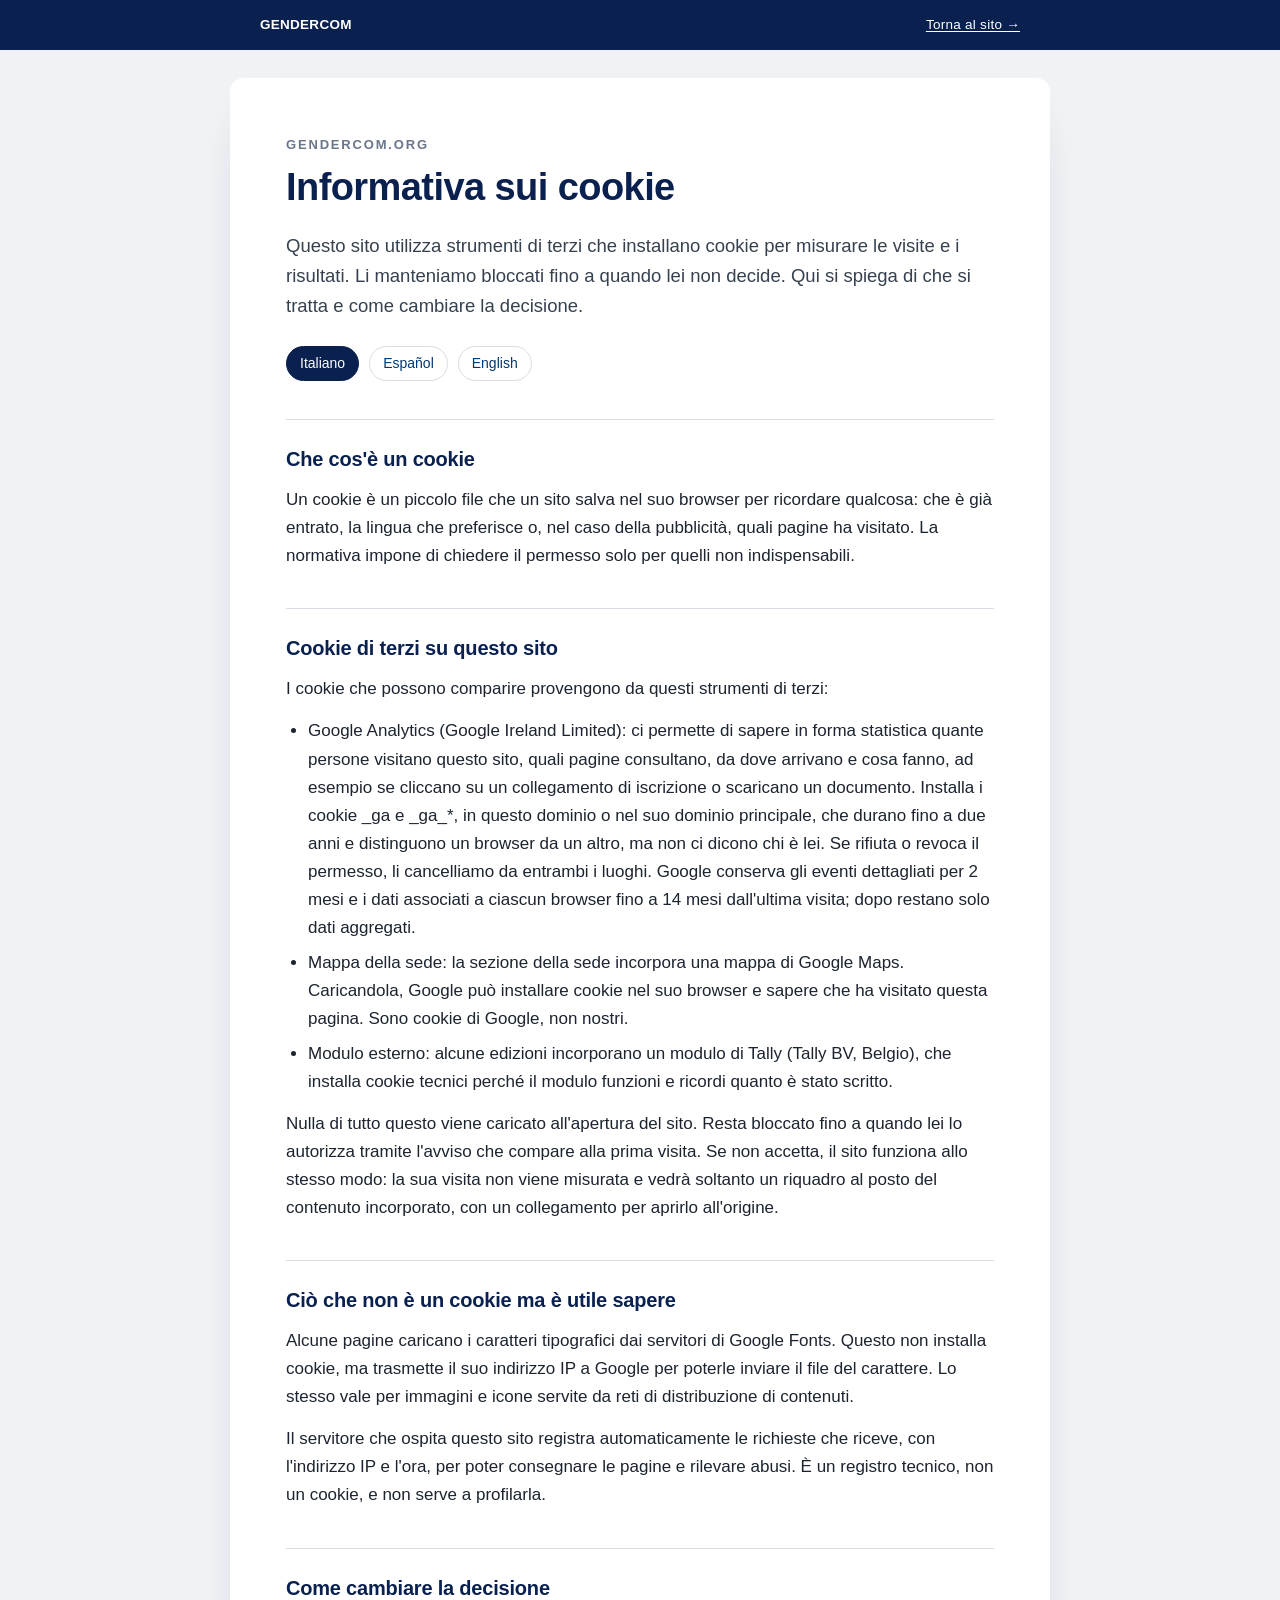
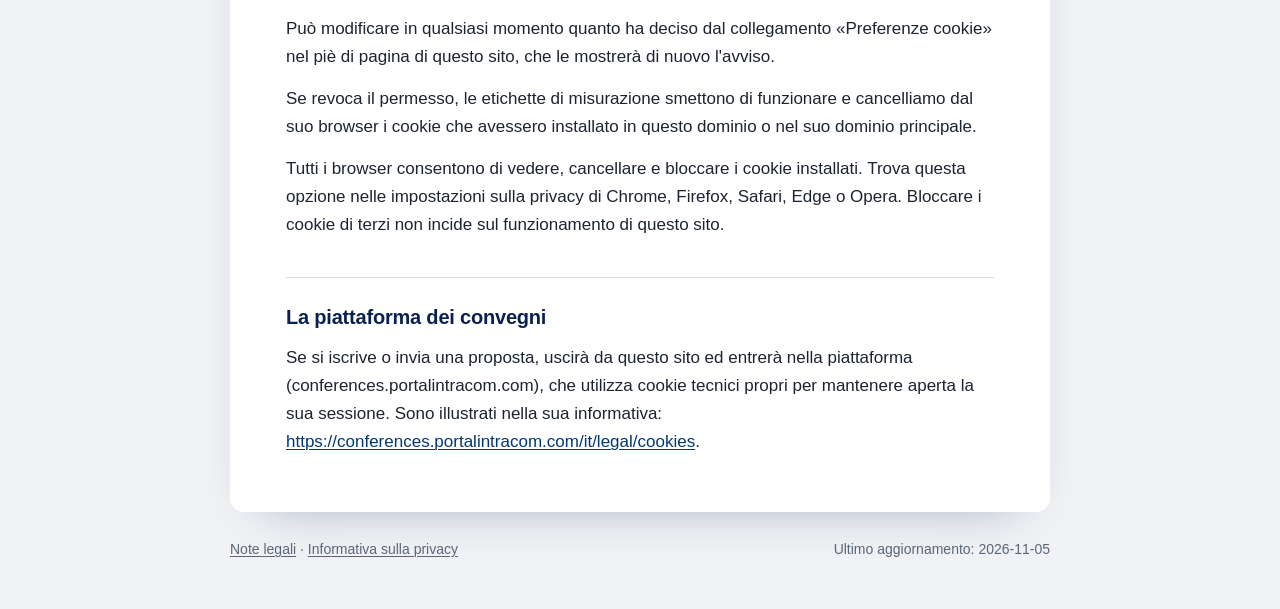
<file: legal/cookies.html>
<!doctype html>
<html lang="it">
<head>
<meta charset="utf-8" />
<meta name="viewport" content="width=device-width, initial-scale=1" />
<title>Informativa sui cookie · GENDERCOM</title>
<meta name="description" content="Questo sito utilizza strumenti di terzi che installano cookie per misurare le visite e i risultati. Li manteniamo bloccati fino a quando lei non decide. Qui si spiega di che si tra" />
<meta name="robots" content="index, follow" />
<link rel="canonical" href="https://gendercom.org/legal/cookies.html" />
<link rel="icon" href="/favicon-32.png" sizes="32x32" />
<style>
:root{--tinta:#0A2150;--azul:#003871;--rojo:#CC0000;--fondo:#F0F2F5;--linea:#D8DDE5}
*{box-sizing:border-box}
html{-webkit-text-size-adjust:100%}
body{margin:0;background:var(--fondo);color:#1C2430;
 font:400 17px/1.65 -apple-system,BlinkMacSystemFont,"Segoe UI",Roboto,"Helvetica Neue",Arial,sans-serif}
a{color:var(--azul);text-decoration-thickness:1px;text-underline-offset:2px;word-break:break-word}
a:hover{color:var(--rojo)}
.barra{background:var(--tinta);color:#fff;padding:14px 0}
.barra a{color:#fff}
.caja{width:min(760px,100% - 40px);margin-inline:auto}
.barra .caja{display:flex;flex-wrap:wrap;gap:8px 18px;align-items:baseline;justify-content:space-between;
 font-size:13.5px;letter-spacing:.02em}
.barra strong{font-weight:600}
main{background:#fff;margin:28px auto 0;width:min(820px,100% - 32px);border-radius:14px;
 padding:clamp(26px,5vw,56px);box-shadow:0 20px 50px -34px rgba(10,33,80,.45)}
h1{margin:0;font-size:clamp(28px,4.6vw,38px);line-height:1.15;letter-spacing:-.015em;color:var(--tinta)}
.sitio{margin:0 0 10px;font-size:13px;letter-spacing:.14em;text-transform:uppercase;color:#6A7689;font-weight:600}
.intro{margin:22px 0 0;font-size:18.5px;line-height:1.6;color:#36414F}
.langs{margin:26px 0 0;display:flex;flex-wrap:wrap;gap:10px;font-size:14px}
.langs a,.langs span{padding:5px 13px;border:1px solid var(--linea);border-radius:999px;text-decoration:none}
.langs span[aria-current]{background:var(--tinta);color:#fff;border-color:var(--tinta)}
section{margin-top:38px;padding-top:4px;border-top:1px solid var(--linea)}
h2{margin:22px 0 0;font-size:20px;line-height:1.3;color:var(--tinta);letter-spacing:-.01em}
p{margin:14px 0 0}
ul{margin:14px 0 0;padding-left:22px}
li{margin-top:7px}
footer{width:min(820px,100% - 32px);margin:26px auto 48px;font-size:14px;color:#5B6679;
 display:flex;flex-wrap:wrap;gap:8px 20px;justify-content:space-between}
footer a{color:#5B6679}
@media (prefers-color-scheme:dark){
 body{background:#0D1319;color:#DDE3EC}
 main{background:#141C25;box-shadow:none}
 h1,h2{color:#9FC0F0}
 .intro{color:#C2CBD8}
 a{color:#8FB7F2}a:hover{color:#FF9A9A}
 .barra{background:#060A0F}
 .langs a,.langs span{border-color:#2A3542}
 .langs span[aria-current]{background:#9FC0F0;color:#0D1319;border-color:#9FC0F0}
 section{border-top-color:#2A3542}
 footer,footer a{color:#95A1B3}
}
</style>
</head>
<body>
<div class="barra"><div class="caja">
  <span><strong>GENDERCOM</strong></span>
  <a href="/">Torna al sito →</a>
</div></div>
<main>
  <p class="sitio">gendercom.org</p>
  <h1>Informativa sui cookie</h1>
  <p class="intro">Questo sito utilizza strumenti di terzi che installano cookie per misurare le visite e i risultati. Li manteniamo bloccati fino a quando lei non decide. Qui si spiega di che si tratta e come cambiare la decisione.</p>
  <nav class="langs" aria-label="Lingua"><span aria-current="true">Italiano</span><a href="cookies.es.html">Español</a><a href="cookies.en.html">English</a></nav>
  <section><h2>Che cos'è un cookie</h2><p>Un cookie è un piccolo file che un sito salva nel suo browser per ricordare qualcosa: che è già entrato, la lingua che preferisce o, nel caso della pubblicità, quali pagine ha visitato. La normativa impone di chiedere il permesso solo per quelli non indispensabili.</p></section><section><h2>Cookie di terzi su questo sito</h2><p>I cookie che possono comparire provengono da questi strumenti di terzi:</p><ul><li>Google Analytics (Google Ireland Limited): ci permette di sapere in forma statistica quante persone visitano questo sito, quali pagine consultano, da dove arrivano e cosa fanno, ad esempio se cliccano su un collegamento di iscrizione o scaricano un documento. Installa i cookie _ga e _ga_*, in questo dominio o nel suo dominio principale, che durano fino a due anni e distinguono un browser da un altro, ma non ci dicono chi è lei. Se rifiuta o revoca il permesso, li cancelliamo da entrambi i luoghi. Google conserva gli eventi dettagliati per 2 mesi e i dati associati a ciascun browser fino a 14 mesi dall'ultima visita; dopo restano solo dati aggregati.</li><li>Mappa della sede: la sezione della sede incorpora una mappa di Google Maps. Caricandola, Google può installare cookie nel suo browser e sapere che ha visitato questa pagina. Sono cookie di Google, non nostri.</li><li>Modulo esterno: alcune edizioni incorporano un modulo di Tally (Tally BV, Belgio), che installa cookie tecnici perché il modulo funzioni e ricordi quanto è stato scritto.</li></ul><p>Nulla di tutto questo viene caricato all'apertura del sito. Resta bloccato fino a quando lei lo autorizza tramite l'avviso che compare alla prima visita. Se non accetta, il sito funziona allo stesso modo: la sua visita non viene misurata e vedrà soltanto un riquadro al posto del contenuto incorporato, con un collegamento per aprirlo all'origine.</p></section><section><h2>Ciò che non è un cookie ma è utile sapere</h2><p>Alcune pagine caricano i caratteri tipografici dai servitori di Google Fonts. Questo non installa cookie, ma trasmette il suo indirizzo IP a Google per poterle inviare il file del carattere. Lo stesso vale per immagini e icone servite da reti di distribuzione di contenuti.</p><p>Il servitore che ospita questo sito registra automaticamente le richieste che riceve, con l'indirizzo IP e l'ora, per poter consegnare le pagine e rilevare abusi. È un registro tecnico, non un cookie, e non serve a profilarla.</p></section><section><h2>Come cambiare la decisione</h2><p>Può modificare in qualsiasi momento quanto ha deciso dal collegamento «Preferenze cookie» nel piè di pagina di questo sito, che le mostrerà di nuovo l'avviso.</p><p>Se revoca il permesso, le etichette di misurazione smettono di funzionare e cancelliamo dal suo browser i cookie che avessero installato in questo dominio o nel suo dominio principale.</p><p>Tutti i browser consentono di vedere, cancellare e bloccare i cookie installati. Trova questa opzione nelle impostazioni sulla privacy di Chrome, Firefox, Safari, Edge o Opera. Bloccare i cookie di terzi non incide sul funzionamento di questo sito.</p></section><section><h2>La piattaforma dei convegni</h2><p>Se si iscrive o invia una proposta, uscirà da questo sito ed entrerà nella piattaforma (conferences.portalintracom.com), che utilizza cookie tecnici propri per mantenere aperta la sua sessione. Sono illustrati nella sua informativa: <a href="https://conferences.portalintracom.com/it/legal/cookies">https://conferences.portalintracom.com/it/legal/cookies</a>.</p></section>
</main>
<footer>
  <span><a href="aviso-legal.html">Note legali</a> · <a href="privacidad.html">Informativa sulla privacy</a></span>
  <span>Ultimo aggiornamento: 2026-11-05</span>
</footer>
</body>
</html>
</file>
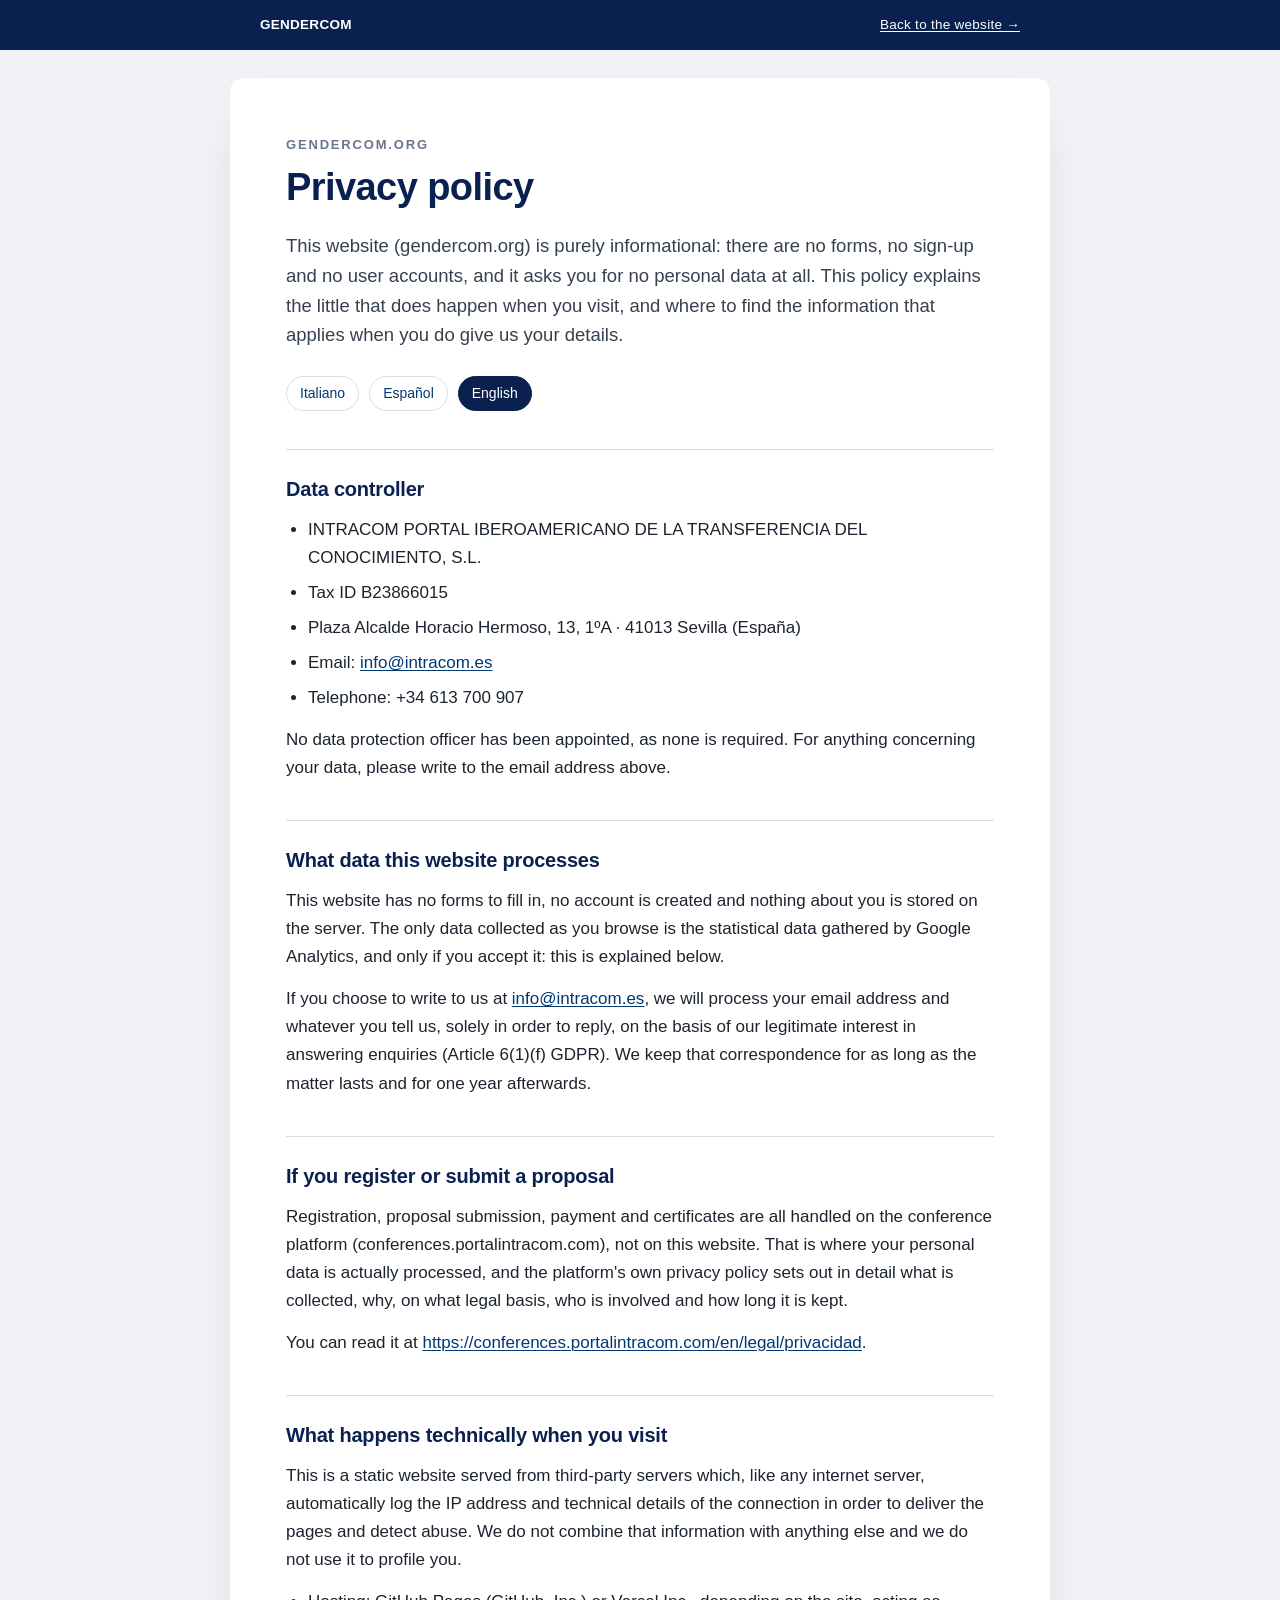
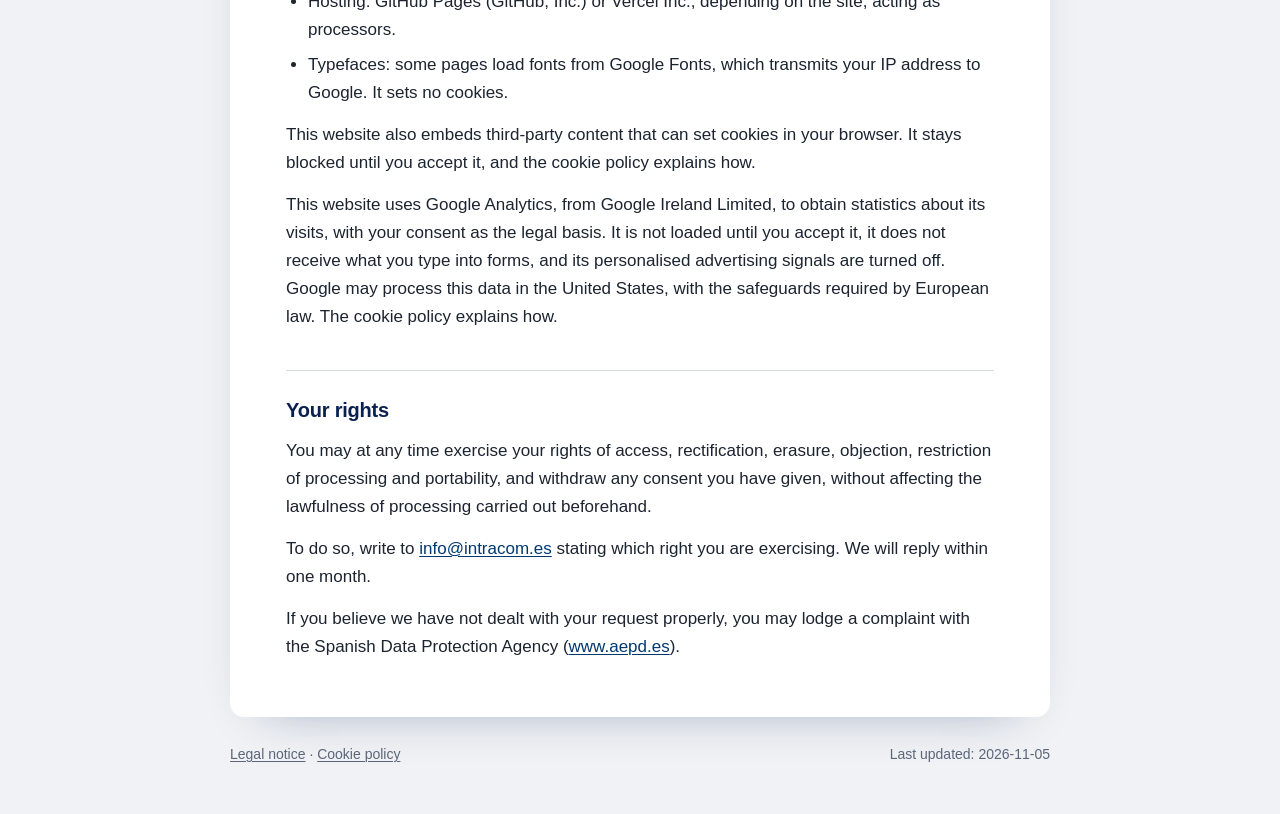
<file: legal/privacidad.en.html>
<!doctype html>
<html lang="en">
<head>
<meta charset="utf-8" />
<meta name="viewport" content="width=device-width, initial-scale=1" />
<title>Privacy policy · GENDERCOM</title>
<meta name="description" content="This website (gendercom.org) is purely informational: there are no forms, no sign-up and no user accounts, and it asks you for no personal data at all. This policy explains the lit" />
<meta name="robots" content="index, follow" />
<link rel="canonical" href="https://gendercom.org/legal/privacidad.en.html" />
<link rel="icon" href="/favicon-32.png" sizes="32x32" />
<style>
:root{--tinta:#0A2150;--azul:#003871;--rojo:#CC0000;--fondo:#F0F2F5;--linea:#D8DDE5}
*{box-sizing:border-box}
html{-webkit-text-size-adjust:100%}
body{margin:0;background:var(--fondo);color:#1C2430;
 font:400 17px/1.65 -apple-system,BlinkMacSystemFont,"Segoe UI",Roboto,"Helvetica Neue",Arial,sans-serif}
a{color:var(--azul);text-decoration-thickness:1px;text-underline-offset:2px;word-break:break-word}
a:hover{color:var(--rojo)}
.barra{background:var(--tinta);color:#fff;padding:14px 0}
.barra a{color:#fff}
.caja{width:min(760px,100% - 40px);margin-inline:auto}
.barra .caja{display:flex;flex-wrap:wrap;gap:8px 18px;align-items:baseline;justify-content:space-between;
 font-size:13.5px;letter-spacing:.02em}
.barra strong{font-weight:600}
main{background:#fff;margin:28px auto 0;width:min(820px,100% - 32px);border-radius:14px;
 padding:clamp(26px,5vw,56px);box-shadow:0 20px 50px -34px rgba(10,33,80,.45)}
h1{margin:0;font-size:clamp(28px,4.6vw,38px);line-height:1.15;letter-spacing:-.015em;color:var(--tinta)}
.sitio{margin:0 0 10px;font-size:13px;letter-spacing:.14em;text-transform:uppercase;color:#6A7689;font-weight:600}
.intro{margin:22px 0 0;font-size:18.5px;line-height:1.6;color:#36414F}
.langs{margin:26px 0 0;display:flex;flex-wrap:wrap;gap:10px;font-size:14px}
.langs a,.langs span{padding:5px 13px;border:1px solid var(--linea);border-radius:999px;text-decoration:none}
.langs span[aria-current]{background:var(--tinta);color:#fff;border-color:var(--tinta)}
section{margin-top:38px;padding-top:4px;border-top:1px solid var(--linea)}
h2{margin:22px 0 0;font-size:20px;line-height:1.3;color:var(--tinta);letter-spacing:-.01em}
p{margin:14px 0 0}
ul{margin:14px 0 0;padding-left:22px}
li{margin-top:7px}
footer{width:min(820px,100% - 32px);margin:26px auto 48px;font-size:14px;color:#5B6679;
 display:flex;flex-wrap:wrap;gap:8px 20px;justify-content:space-between}
footer a{color:#5B6679}
@media (prefers-color-scheme:dark){
 body{background:#0D1319;color:#DDE3EC}
 main{background:#141C25;box-shadow:none}
 h1,h2{color:#9FC0F0}
 .intro{color:#C2CBD8}
 a{color:#8FB7F2}a:hover{color:#FF9A9A}
 .barra{background:#060A0F}
 .langs a,.langs span{border-color:#2A3542}
 .langs span[aria-current]{background:#9FC0F0;color:#0D1319;border-color:#9FC0F0}
 section{border-top-color:#2A3542}
 footer,footer a{color:#95A1B3}
}
</style>
</head>
<body>
<div class="barra"><div class="caja">
  <span><strong>GENDERCOM</strong></span>
  <a href="/">Back to the website →</a>
</div></div>
<main>
  <p class="sitio">gendercom.org</p>
  <h1>Privacy policy</h1>
  <p class="intro">This website (gendercom.org) is purely informational: there are no forms, no sign-up and no user accounts, and it asks you for no personal data at all. This policy explains the little that does happen when you visit, and where to find the information that applies when you do give us your details.</p>
  <nav class="langs" aria-label="Language"><a href="privacidad.html">Italiano</a><a href="privacidad.es.html">Español</a><span aria-current="true">English</span></nav>
  <section><h2>Data controller</h2><ul><li>INTRACOM PORTAL IBEROAMERICANO DE LA TRANSFERENCIA DEL CONOCIMIENTO, S.L.</li><li>Tax ID B23866015</li><li>Plaza Alcalde Horacio Hermoso, 13, 1ºA · 41013 Sevilla (España)</li><li>Email: <a href="mailto:info@intracom.es">info@intracom.es</a></li><li>Telephone: +34 613 700 907</li></ul><p>No data protection officer has been appointed, as none is required. For anything concerning your data, please write to the email address above.</p></section><section><h2>What data this website processes</h2><p>This website has no forms to fill in, no account is created and nothing about you is stored on the server. The only data collected as you browse is the statistical data gathered by Google Analytics, and only if you accept it: this is explained below.</p><p>If you choose to write to us at <a href="mailto:info@intracom.es">info@intracom.es</a>, we will process your email address and whatever you tell us, solely in order to reply, on the basis of our legitimate interest in answering enquiries (Article 6(1)(f) GDPR). We keep that correspondence for as long as the matter lasts and for one year afterwards.</p></section><section><h2>If you register or submit a proposal</h2><p>Registration, proposal submission, payment and certificates are all handled on the conference platform (conferences.portalintracom.com), not on this website. That is where your personal data is actually processed, and the platform's own privacy policy sets out in detail what is collected, why, on what legal basis, who is involved and how long it is kept.</p><p>You can read it at <a href="https://conferences.portalintracom.com/en/legal/privacidad">https://conferences.portalintracom.com/en/legal/privacidad</a>.</p></section><section><h2>What happens technically when you visit</h2><p>This is a static website served from third-party servers which, like any internet server, automatically log the IP address and technical details of the connection in order to deliver the pages and detect abuse. We do not combine that information with anything else and we do not use it to profile you.</p><ul><li>Hosting: GitHub Pages (GitHub, Inc.) or Vercel Inc., depending on the site, acting as processors.</li><li>Typefaces: some pages load fonts from Google Fonts, which transmits your IP address to Google. It sets no cookies.</li></ul><p>This website also embeds third-party content that can set cookies in your browser. It stays blocked until you accept it, and the cookie policy explains how.</p><p>This website uses Google Analytics, from Google Ireland Limited, to obtain statistics about its visits, with your consent as the legal basis. It is not loaded until you accept it, it does not receive what you type into forms, and its personalised advertising signals are turned off. Google may process this data in the United States, with the safeguards required by European law. The cookie policy explains how.</p></section><section><h2>Your rights</h2><p>You may at any time exercise your rights of access, rectification, erasure, objection, restriction of processing and portability, and withdraw any consent you have given, without affecting the lawfulness of processing carried out beforehand.</p><p>To do so, write to <a href="mailto:info@intracom.es">info@intracom.es</a> stating which right you are exercising. We will reply within one month.</p><p>If you believe we have not dealt with your request properly, you may lodge a complaint with the Spanish Data Protection Agency (<a href="https://www.aepd.es">www.aepd.es</a>).</p></section>
</main>
<footer>
  <span><a href="aviso-legal.en.html">Legal notice</a> · <a href="cookies.en.html">Cookie policy</a></span>
  <span>Last updated: 2026-11-05</span>
</footer>
</body>
</html>
</file>
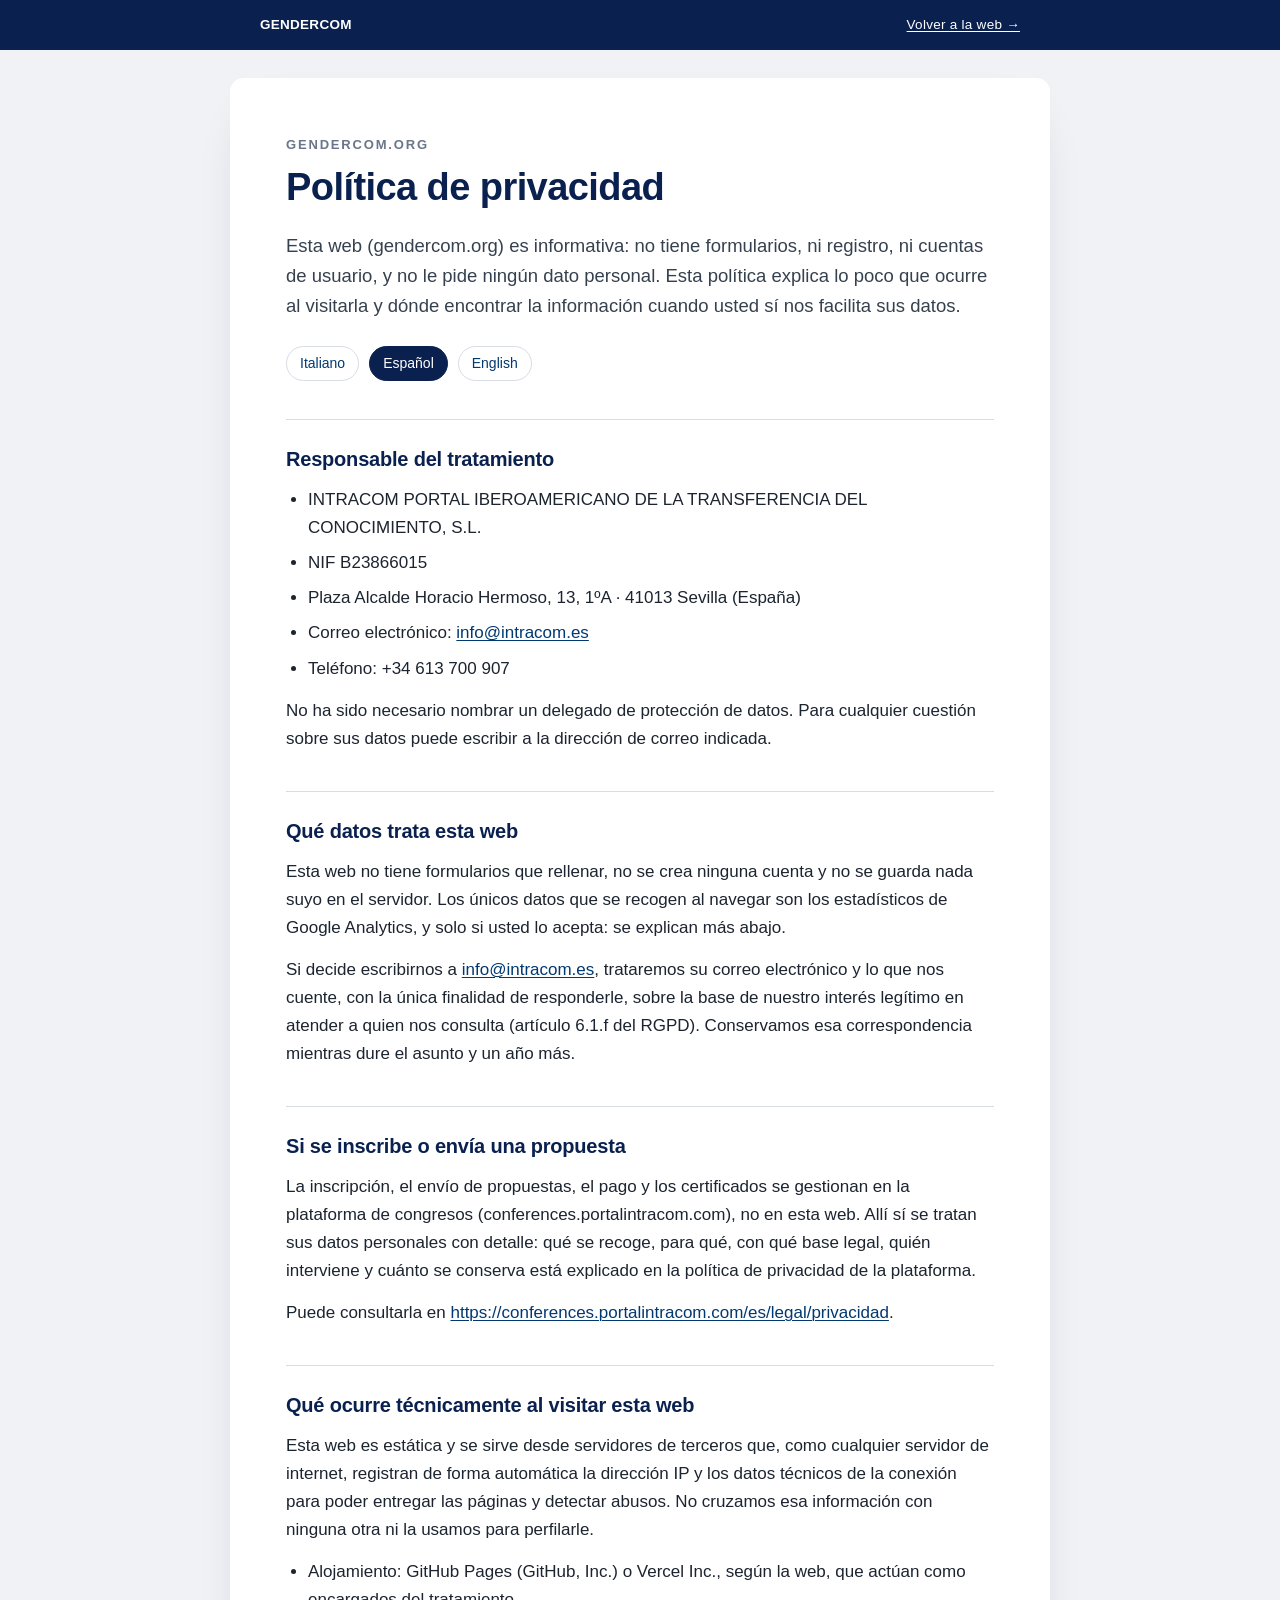
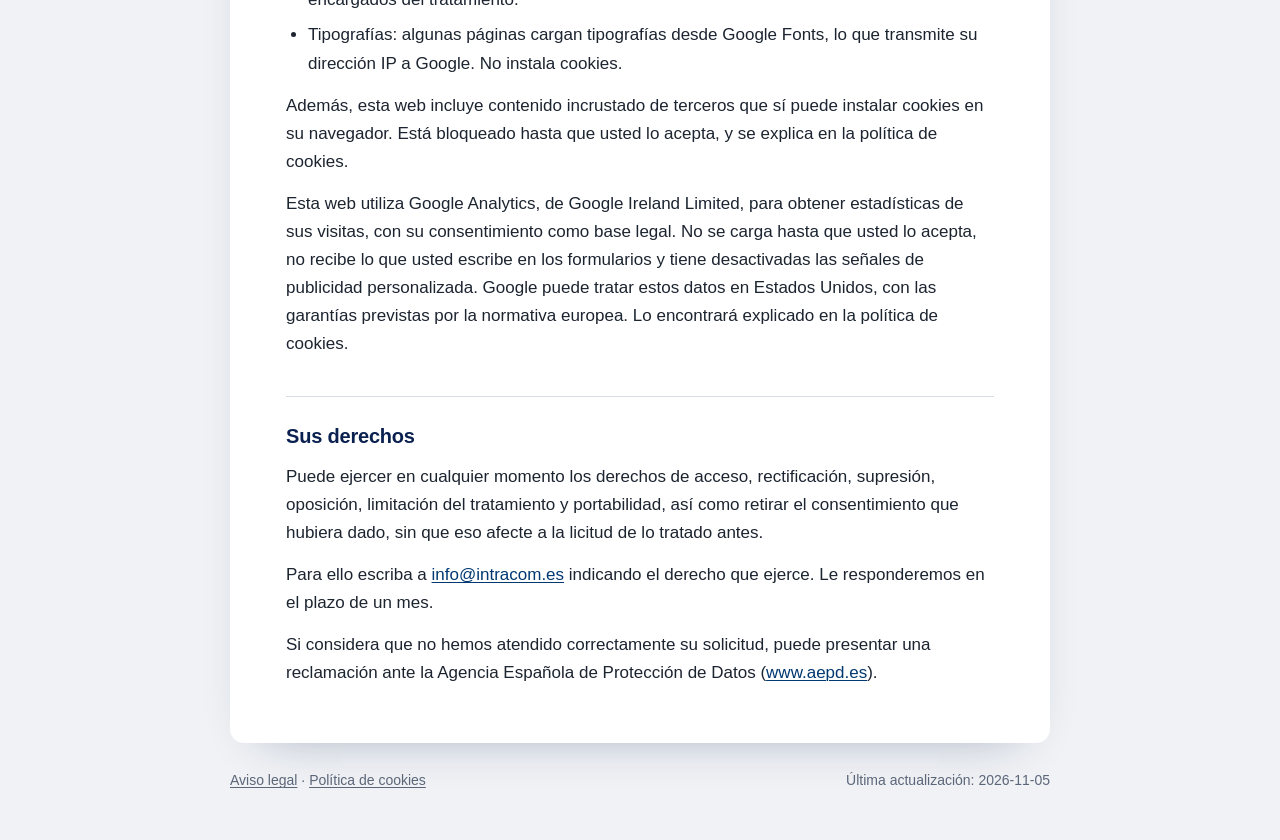
<file: legal/privacidad.es.html>
<!doctype html>
<html lang="es">
<head>
<meta charset="utf-8" />
<meta name="viewport" content="width=device-width, initial-scale=1" />
<title>Política de privacidad · GENDERCOM</title>
<meta name="description" content="Esta web (gendercom.org) es informativa: no tiene formularios, ni registro, ni cuentas de usuario, y no le pide ningún dato personal. Esta política explica lo poco que ocurre al vi" />
<meta name="robots" content="index, follow" />
<link rel="canonical" href="https://gendercom.org/legal/privacidad.es.html" />
<link rel="icon" href="/favicon-32.png" sizes="32x32" />
<style>
:root{--tinta:#0A2150;--azul:#003871;--rojo:#CC0000;--fondo:#F0F2F5;--linea:#D8DDE5}
*{box-sizing:border-box}
html{-webkit-text-size-adjust:100%}
body{margin:0;background:var(--fondo);color:#1C2430;
 font:400 17px/1.65 -apple-system,BlinkMacSystemFont,"Segoe UI",Roboto,"Helvetica Neue",Arial,sans-serif}
a{color:var(--azul);text-decoration-thickness:1px;text-underline-offset:2px;word-break:break-word}
a:hover{color:var(--rojo)}
.barra{background:var(--tinta);color:#fff;padding:14px 0}
.barra a{color:#fff}
.caja{width:min(760px,100% - 40px);margin-inline:auto}
.barra .caja{display:flex;flex-wrap:wrap;gap:8px 18px;align-items:baseline;justify-content:space-between;
 font-size:13.5px;letter-spacing:.02em}
.barra strong{font-weight:600}
main{background:#fff;margin:28px auto 0;width:min(820px,100% - 32px);border-radius:14px;
 padding:clamp(26px,5vw,56px);box-shadow:0 20px 50px -34px rgba(10,33,80,.45)}
h1{margin:0;font-size:clamp(28px,4.6vw,38px);line-height:1.15;letter-spacing:-.015em;color:var(--tinta)}
.sitio{margin:0 0 10px;font-size:13px;letter-spacing:.14em;text-transform:uppercase;color:#6A7689;font-weight:600}
.intro{margin:22px 0 0;font-size:18.5px;line-height:1.6;color:#36414F}
.langs{margin:26px 0 0;display:flex;flex-wrap:wrap;gap:10px;font-size:14px}
.langs a,.langs span{padding:5px 13px;border:1px solid var(--linea);border-radius:999px;text-decoration:none}
.langs span[aria-current]{background:var(--tinta);color:#fff;border-color:var(--tinta)}
section{margin-top:38px;padding-top:4px;border-top:1px solid var(--linea)}
h2{margin:22px 0 0;font-size:20px;line-height:1.3;color:var(--tinta);letter-spacing:-.01em}
p{margin:14px 0 0}
ul{margin:14px 0 0;padding-left:22px}
li{margin-top:7px}
footer{width:min(820px,100% - 32px);margin:26px auto 48px;font-size:14px;color:#5B6679;
 display:flex;flex-wrap:wrap;gap:8px 20px;justify-content:space-between}
footer a{color:#5B6679}
@media (prefers-color-scheme:dark){
 body{background:#0D1319;color:#DDE3EC}
 main{background:#141C25;box-shadow:none}
 h1,h2{color:#9FC0F0}
 .intro{color:#C2CBD8}
 a{color:#8FB7F2}a:hover{color:#FF9A9A}
 .barra{background:#060A0F}
 .langs a,.langs span{border-color:#2A3542}
 .langs span[aria-current]{background:#9FC0F0;color:#0D1319;border-color:#9FC0F0}
 section{border-top-color:#2A3542}
 footer,footer a{color:#95A1B3}
}
</style>
</head>
<body>
<div class="barra"><div class="caja">
  <span><strong>GENDERCOM</strong></span>
  <a href="/">Volver a la web →</a>
</div></div>
<main>
  <p class="sitio">gendercom.org</p>
  <h1>Política de privacidad</h1>
  <p class="intro">Esta web (gendercom.org) es informativa: no tiene formularios, ni registro, ni cuentas de usuario, y no le pide ningún dato personal. Esta política explica lo poco que ocurre al visitarla y dónde encontrar la información cuando usted sí nos facilita sus datos.</p>
  <nav class="langs" aria-label="Idioma"><a href="privacidad.html">Italiano</a><span aria-current="true">Español</span><a href="privacidad.en.html">English</a></nav>
  <section><h2>Responsable del tratamiento</h2><ul><li>INTRACOM PORTAL IBEROAMERICANO DE LA TRANSFERENCIA DEL CONOCIMIENTO, S.L.</li><li>NIF B23866015</li><li>Plaza Alcalde Horacio Hermoso, 13, 1ºA · 41013 Sevilla (España)</li><li>Correo electrónico: <a href="mailto:info@intracom.es">info@intracom.es</a></li><li>Teléfono: +34 613 700 907</li></ul><p>No ha sido necesario nombrar un delegado de protección de datos. Para cualquier cuestión sobre sus datos puede escribir a la dirección de correo indicada.</p></section><section><h2>Qué datos trata esta web</h2><p>Esta web no tiene formularios que rellenar, no se crea ninguna cuenta y no se guarda nada suyo en el servidor. Los únicos datos que se recogen al navegar son los estadísticos de Google Analytics, y solo si usted lo acepta: se explican más abajo.</p><p>Si decide escribirnos a <a href="mailto:info@intracom.es">info@intracom.es</a>, trataremos su correo electrónico y lo que nos cuente, con la única finalidad de responderle, sobre la base de nuestro interés legítimo en atender a quien nos consulta (artículo 6.1.f del RGPD). Conservamos esa correspondencia mientras dure el asunto y un año más.</p></section><section><h2>Si se inscribe o envía una propuesta</h2><p>La inscripción, el envío de propuestas, el pago y los certificados se gestionan en la plataforma de congresos (conferences.portalintracom.com), no en esta web. Allí sí se tratan sus datos personales con detalle: qué se recoge, para qué, con qué base legal, quién interviene y cuánto se conserva está explicado en la política de privacidad de la plataforma.</p><p>Puede consultarla en <a href="https://conferences.portalintracom.com/es/legal/privacidad">https://conferences.portalintracom.com/es/legal/privacidad</a>.</p></section><section><h2>Qué ocurre técnicamente al visitar esta web</h2><p>Esta web es estática y se sirve desde servidores de terceros que, como cualquier servidor de internet, registran de forma automática la dirección IP y los datos técnicos de la conexión para poder entregar las páginas y detectar abusos. No cruzamos esa información con ninguna otra ni la usamos para perfilarle.</p><ul><li>Alojamiento: GitHub Pages (GitHub, Inc.) o Vercel Inc., según la web, que actúan como encargados del tratamiento.</li><li>Tipografías: algunas páginas cargan tipografías desde Google Fonts, lo que transmite su dirección IP a Google. No instala cookies.</li></ul><p>Además, esta web incluye contenido incrustado de terceros que sí puede instalar cookies en su navegador. Está bloqueado hasta que usted lo acepta, y se explica en la política de cookies.</p><p>Esta web utiliza Google Analytics, de Google Ireland Limited, para obtener estadísticas de sus visitas, con su consentimiento como base legal. No se carga hasta que usted lo acepta, no recibe lo que usted escribe en los formularios y tiene desactivadas las señales de publicidad personalizada. Google puede tratar estos datos en Estados Unidos, con las garantías previstas por la normativa europea. Lo encontrará explicado en la política de cookies.</p></section><section><h2>Sus derechos</h2><p>Puede ejercer en cualquier momento los derechos de acceso, rectificación, supresión, oposición, limitación del tratamiento y portabilidad, así como retirar el consentimiento que hubiera dado, sin que eso afecte a la licitud de lo tratado antes.</p><p>Para ello escriba a <a href="mailto:info@intracom.es">info@intracom.es</a> indicando el derecho que ejerce. Le responderemos en el plazo de un mes.</p><p>Si considera que no hemos atendido correctamente su solicitud, puede presentar una reclamación ante la Agencia Española de Protección de Datos (<a href="https://www.aepd.es">www.aepd.es</a>).</p></section>
</main>
<footer>
  <span><a href="aviso-legal.es.html">Aviso legal</a> · <a href="cookies.es.html">Política de cookies</a></span>
  <span>Última actualización: 2026-11-05</span>
</footer>
</body>
</html>
</file>
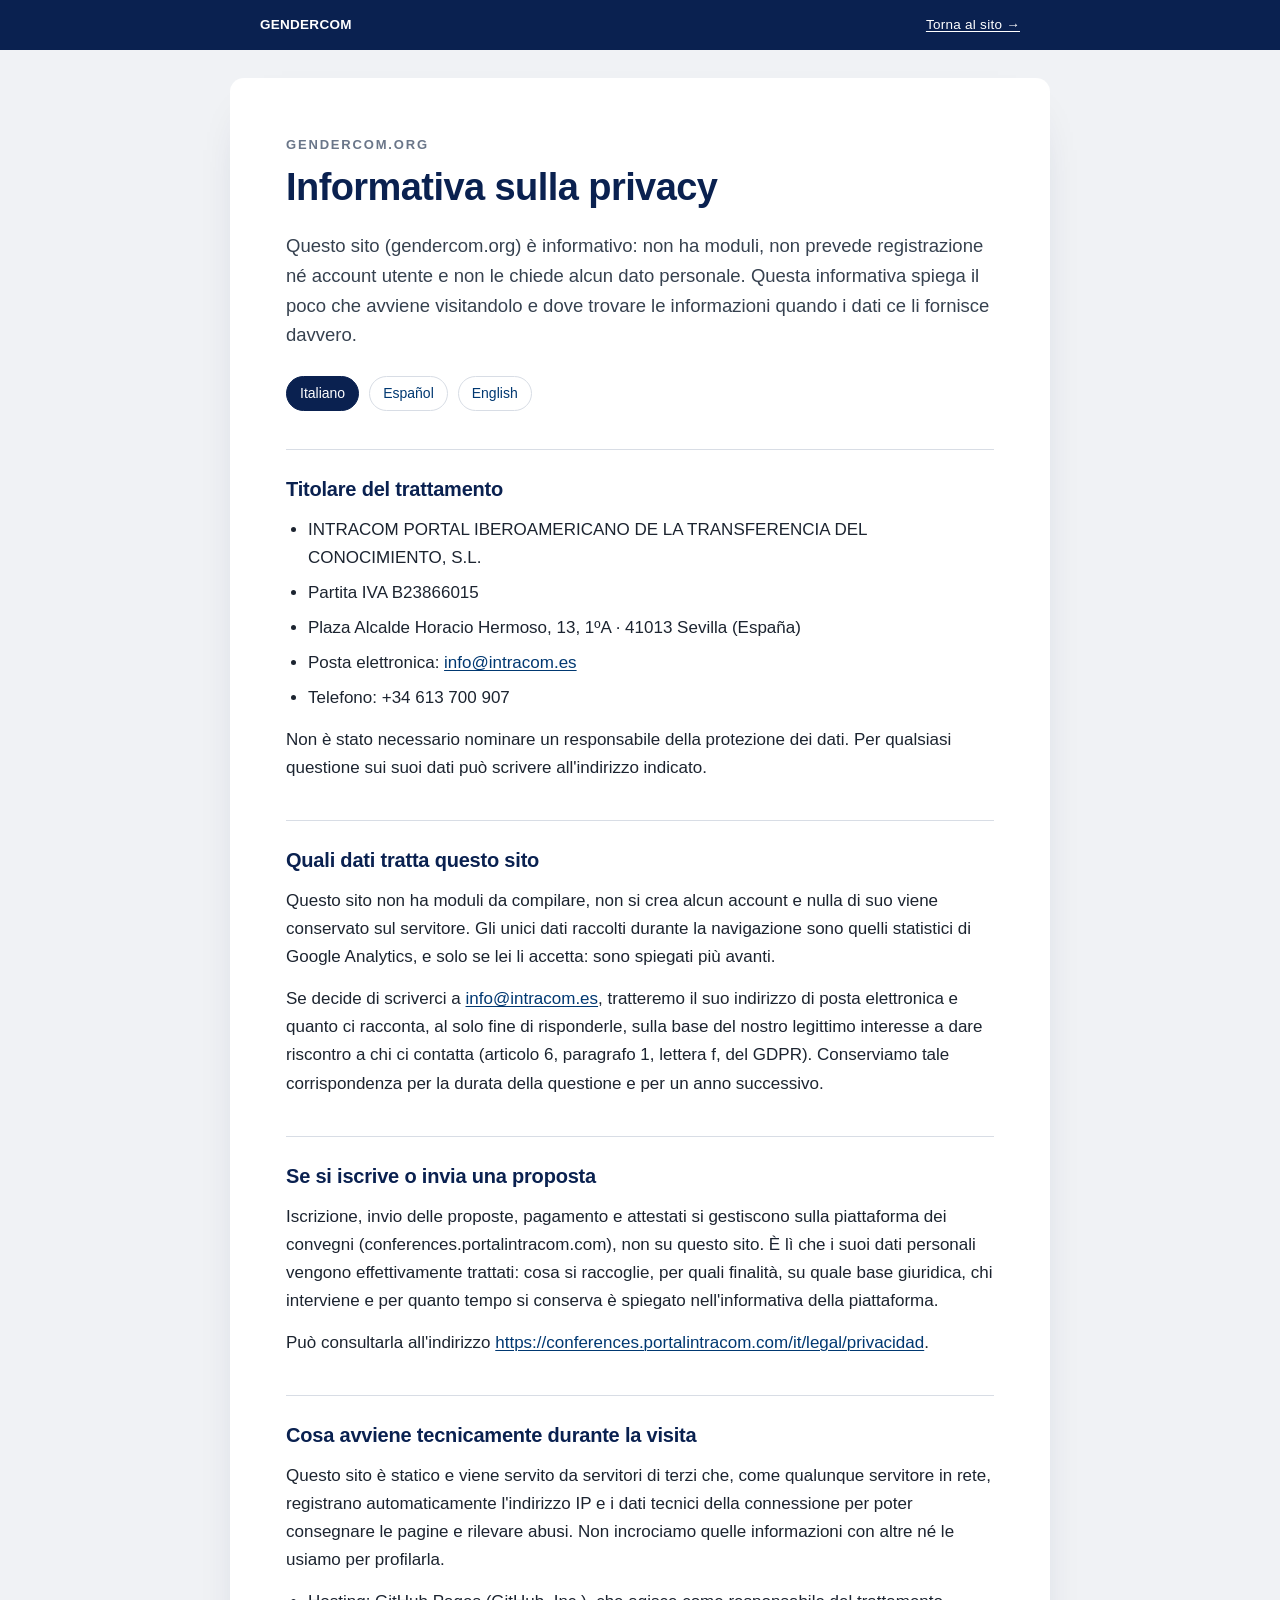
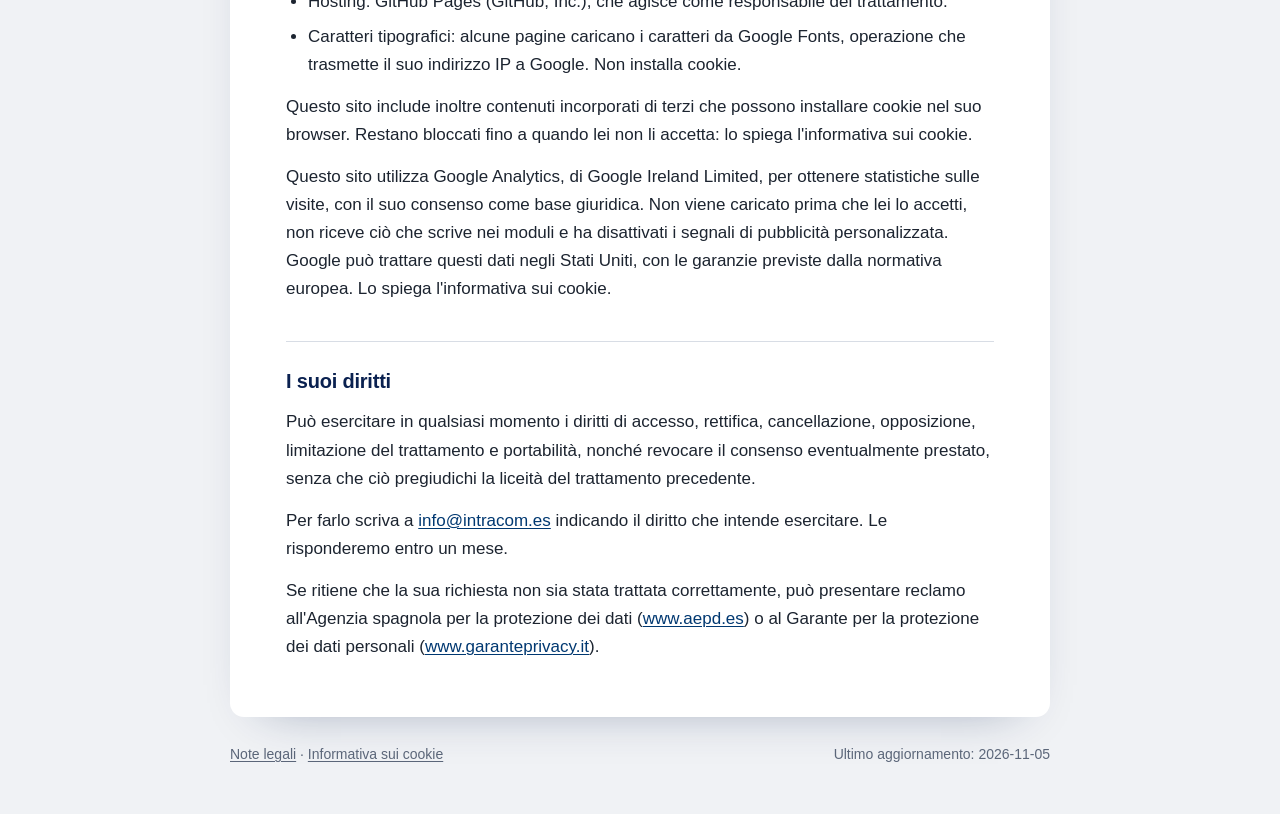
<file: legal/privacidad.html>
<!doctype html>
<html lang="it">
<head>
<meta charset="utf-8" />
<meta name="viewport" content="width=device-width, initial-scale=1" />
<title>Informativa sulla privacy · GENDERCOM</title>
<meta name="description" content="Questo sito (gendercom.org) è informativo: non ha moduli, non prevede registrazione né account utente e non le chiede alcun dato personale. Questa informativa spiega il poco che av" />
<meta name="robots" content="index, follow" />
<link rel="canonical" href="https://gendercom.org/legal/privacidad.html" />
<link rel="icon" href="/favicon-32.png" sizes="32x32" />
<style>
:root{--tinta:#0A2150;--azul:#003871;--rojo:#CC0000;--fondo:#F0F2F5;--linea:#D8DDE5}
*{box-sizing:border-box}
html{-webkit-text-size-adjust:100%}
body{margin:0;background:var(--fondo);color:#1C2430;
 font:400 17px/1.65 -apple-system,BlinkMacSystemFont,"Segoe UI",Roboto,"Helvetica Neue",Arial,sans-serif}
a{color:var(--azul);text-decoration-thickness:1px;text-underline-offset:2px;word-break:break-word}
a:hover{color:var(--rojo)}
.barra{background:var(--tinta);color:#fff;padding:14px 0}
.barra a{color:#fff}
.caja{width:min(760px,100% - 40px);margin-inline:auto}
.barra .caja{display:flex;flex-wrap:wrap;gap:8px 18px;align-items:baseline;justify-content:space-between;
 font-size:13.5px;letter-spacing:.02em}
.barra strong{font-weight:600}
main{background:#fff;margin:28px auto 0;width:min(820px,100% - 32px);border-radius:14px;
 padding:clamp(26px,5vw,56px);box-shadow:0 20px 50px -34px rgba(10,33,80,.45)}
h1{margin:0;font-size:clamp(28px,4.6vw,38px);line-height:1.15;letter-spacing:-.015em;color:var(--tinta)}
.sitio{margin:0 0 10px;font-size:13px;letter-spacing:.14em;text-transform:uppercase;color:#6A7689;font-weight:600}
.intro{margin:22px 0 0;font-size:18.5px;line-height:1.6;color:#36414F}
.langs{margin:26px 0 0;display:flex;flex-wrap:wrap;gap:10px;font-size:14px}
.langs a,.langs span{padding:5px 13px;border:1px solid var(--linea);border-radius:999px;text-decoration:none}
.langs span[aria-current]{background:var(--tinta);color:#fff;border-color:var(--tinta)}
section{margin-top:38px;padding-top:4px;border-top:1px solid var(--linea)}
h2{margin:22px 0 0;font-size:20px;line-height:1.3;color:var(--tinta);letter-spacing:-.01em}
p{margin:14px 0 0}
ul{margin:14px 0 0;padding-left:22px}
li{margin-top:7px}
footer{width:min(820px,100% - 32px);margin:26px auto 48px;font-size:14px;color:#5B6679;
 display:flex;flex-wrap:wrap;gap:8px 20px;justify-content:space-between}
footer a{color:#5B6679}
@media (prefers-color-scheme:dark){
 body{background:#0D1319;color:#DDE3EC}
 main{background:#141C25;box-shadow:none}
 h1,h2{color:#9FC0F0}
 .intro{color:#C2CBD8}
 a{color:#8FB7F2}a:hover{color:#FF9A9A}
 .barra{background:#060A0F}
 .langs a,.langs span{border-color:#2A3542}
 .langs span[aria-current]{background:#9FC0F0;color:#0D1319;border-color:#9FC0F0}
 section{border-top-color:#2A3542}
 footer,footer a{color:#95A1B3}
}
</style>
</head>
<body>
<div class="barra"><div class="caja">
  <span><strong>GENDERCOM</strong></span>
  <a href="/">Torna al sito →</a>
</div></div>
<main>
  <p class="sitio">gendercom.org</p>
  <h1>Informativa sulla privacy</h1>
  <p class="intro">Questo sito (gendercom.org) è informativo: non ha moduli, non prevede registrazione né account utente e non le chiede alcun dato personale. Questa informativa spiega il poco che avviene visitandolo e dove trovare le informazioni quando i dati ce li fornisce davvero.</p>
  <nav class="langs" aria-label="Lingua"><span aria-current="true">Italiano</span><a href="privacidad.es.html">Español</a><a href="privacidad.en.html">English</a></nav>
  <section><h2>Titolare del trattamento</h2><ul><li>INTRACOM PORTAL IBEROAMERICANO DE LA TRANSFERENCIA DEL CONOCIMIENTO, S.L.</li><li>Partita IVA B23866015</li><li>Plaza Alcalde Horacio Hermoso, 13, 1ºA · 41013 Sevilla (España)</li><li>Posta elettronica: <a href="mailto:info@intracom.es">info@intracom.es</a></li><li>Telefono: +34 613 700 907</li></ul><p>Non è stato necessario nominare un responsabile della protezione dei dati. Per qualsiasi questione sui suoi dati può scrivere all'indirizzo indicato.</p></section><section><h2>Quali dati tratta questo sito</h2><p>Questo sito non ha moduli da compilare, non si crea alcun account e nulla di suo viene conservato sul servitore. Gli unici dati raccolti durante la navigazione sono quelli statistici di Google Analytics, e solo se lei li accetta: sono spiegati più avanti.</p><p>Se decide di scriverci a <a href="mailto:info@intracom.es">info@intracom.es</a>, tratteremo il suo indirizzo di posta elettronica e quanto ci racconta, al solo fine di risponderle, sulla base del nostro legittimo interesse a dare riscontro a chi ci contatta (articolo 6, paragrafo 1, lettera f, del GDPR). Conserviamo tale corrispondenza per la durata della questione e per un anno successivo.</p></section><section><h2>Se si iscrive o invia una proposta</h2><p>Iscrizione, invio delle proposte, pagamento e attestati si gestiscono sulla piattaforma dei convegni (conferences.portalintracom.com), non su questo sito. È lì che i suoi dati personali vengono effettivamente trattati: cosa si raccoglie, per quali finalità, su quale base giuridica, chi interviene e per quanto tempo si conserva è spiegato nell'informativa della piattaforma.</p><p>Può consultarla all'indirizzo <a href="https://conferences.portalintracom.com/it/legal/privacidad">https://conferences.portalintracom.com/it/legal/privacidad</a>.</p></section><section><h2>Cosa avviene tecnicamente durante la visita</h2><p>Questo sito è statico e viene servito da servitori di terzi che, come qualunque servitore in rete, registrano automaticamente l'indirizzo IP e i dati tecnici della connessione per poter consegnare le pagine e rilevare abusi. Non incrociamo quelle informazioni con altre né le usiamo per profilarla.</p><ul><li>Hosting: GitHub Pages (GitHub, Inc.), che agisce come responsabile del trattamento.</li><li>Caratteri tipografici: alcune pagine caricano i caratteri da Google Fonts, operazione che trasmette il suo indirizzo IP a Google. Non installa cookie.</li></ul><p>Questo sito include inoltre contenuti incorporati di terzi che possono installare cookie nel suo browser. Restano bloccati fino a quando lei non li accetta: lo spiega l'informativa sui cookie.</p><p>Questo sito utilizza Google Analytics, di Google Ireland Limited, per ottenere statistiche sulle visite, con il suo consenso come base giuridica. Non viene caricato prima che lei lo accetti, non riceve ciò che scrive nei moduli e ha disattivati i segnali di pubblicità personalizzata. Google può trattare questi dati negli Stati Uniti, con le garanzie previste dalla normativa europea. Lo spiega l'informativa sui cookie.</p></section><section><h2>I suoi diritti</h2><p>Può esercitare in qualsiasi momento i diritti di accesso, rettifica, cancellazione, opposizione, limitazione del trattamento e portabilità, nonché revocare il consenso eventualmente prestato, senza che ciò pregiudichi la liceità del trattamento precedente.</p><p>Per farlo scriva a <a href="mailto:info@intracom.es">info@intracom.es</a> indicando il diritto che intende esercitare. Le risponderemo entro un mese.</p><p>Se ritiene che la sua richiesta non sia stata trattata correttamente, può presentare reclamo all'Agenzia spagnola per la protezione dei dati (<a href="https://www.aepd.es">www.aepd.es</a>) o al Garante per la protezione dei dati personali (<a href="https://www.garanteprivacy.it">www.garanteprivacy.it</a>).</p></section>
</main>
<footer>
  <span><a href="aviso-legal.html">Note legali</a> · <a href="cookies.html">Informativa sui cookie</a></span>
  <span>Ultimo aggiornamento: 2026-11-05</span>
</footer>
</body>
</html>
</file>
